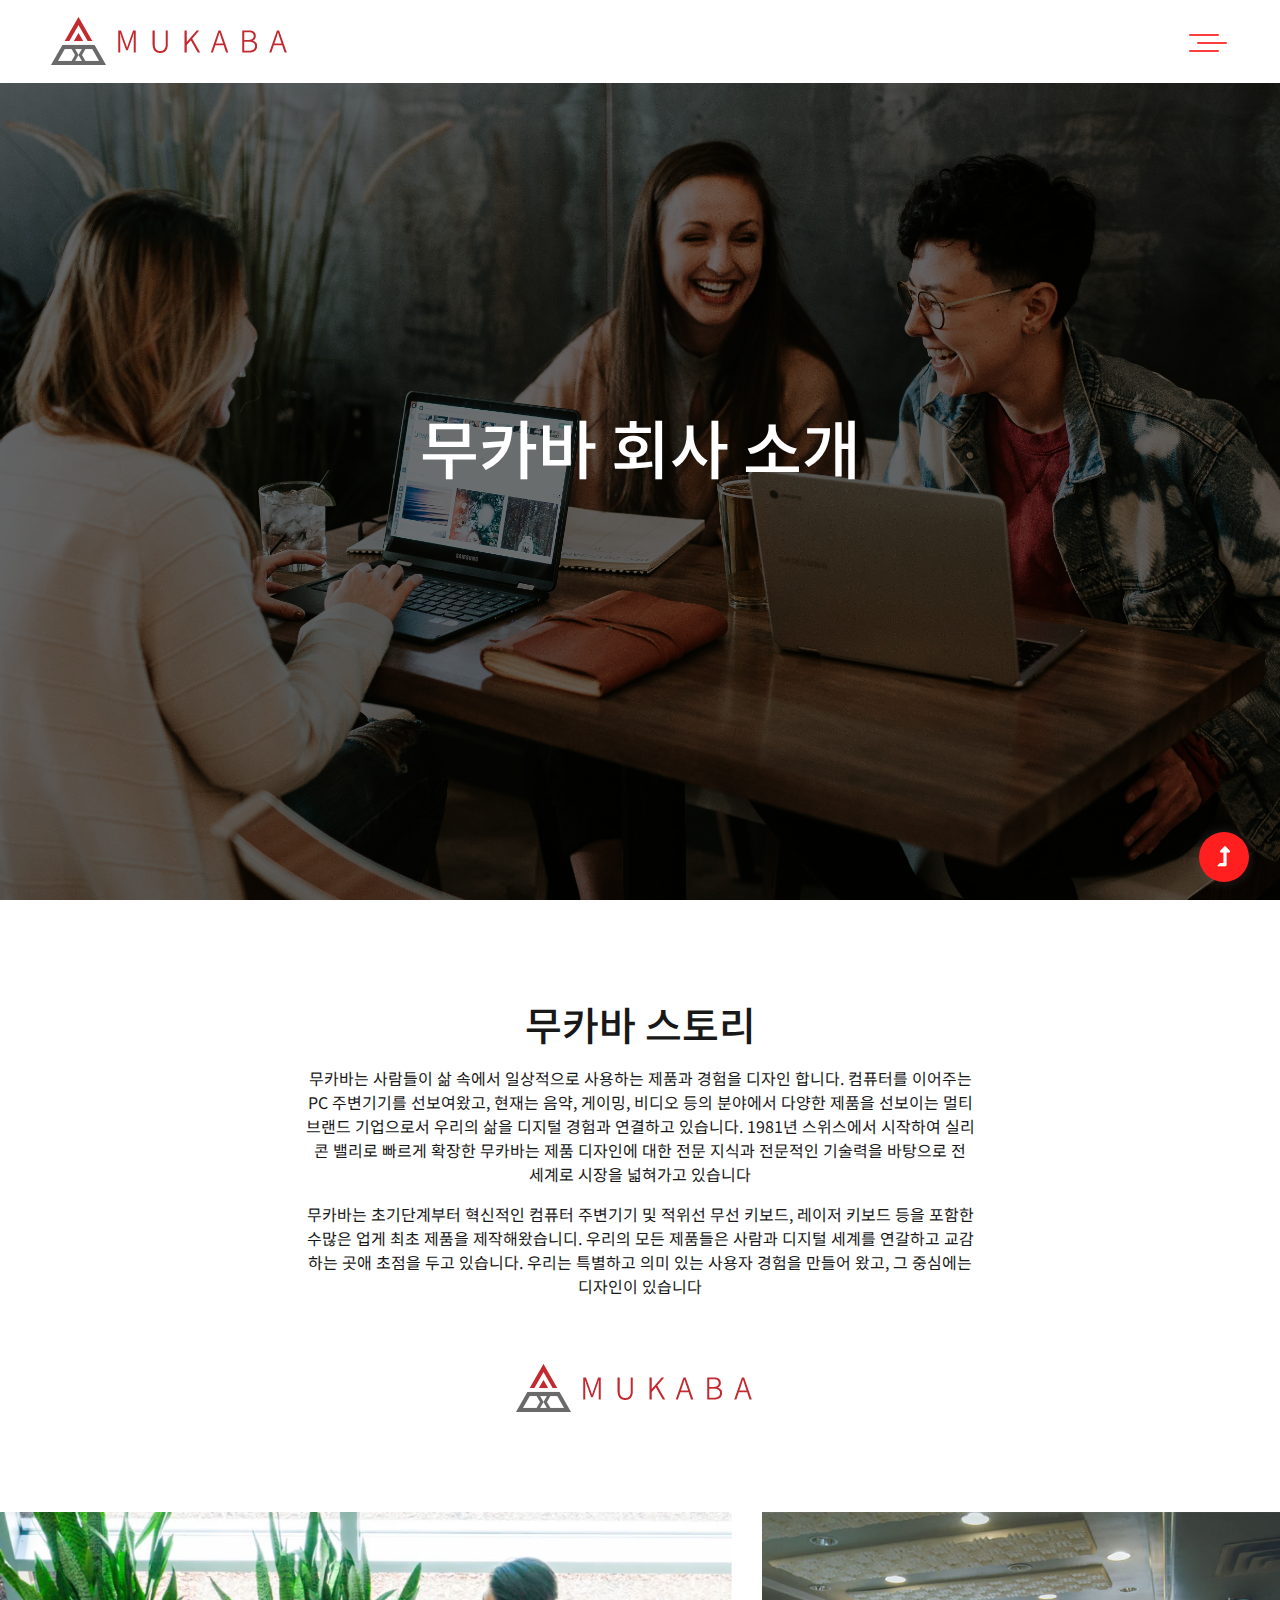
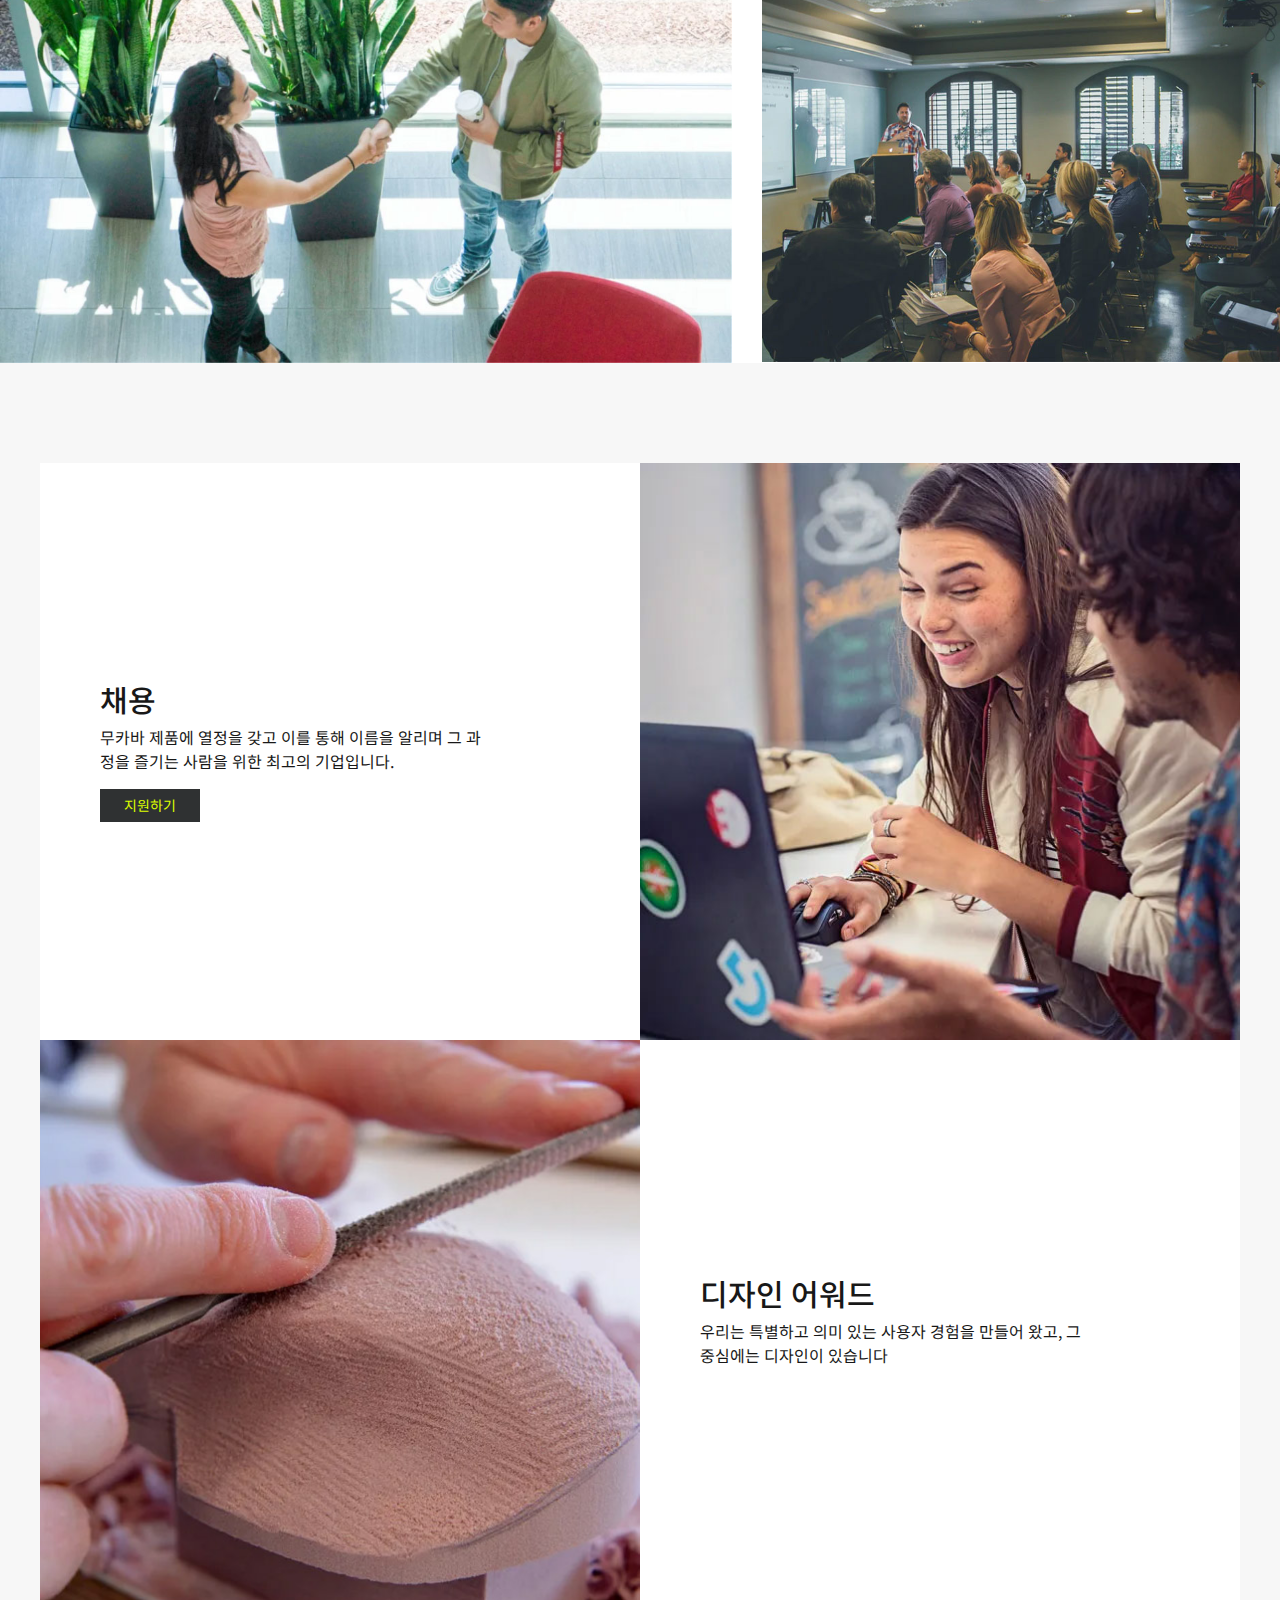
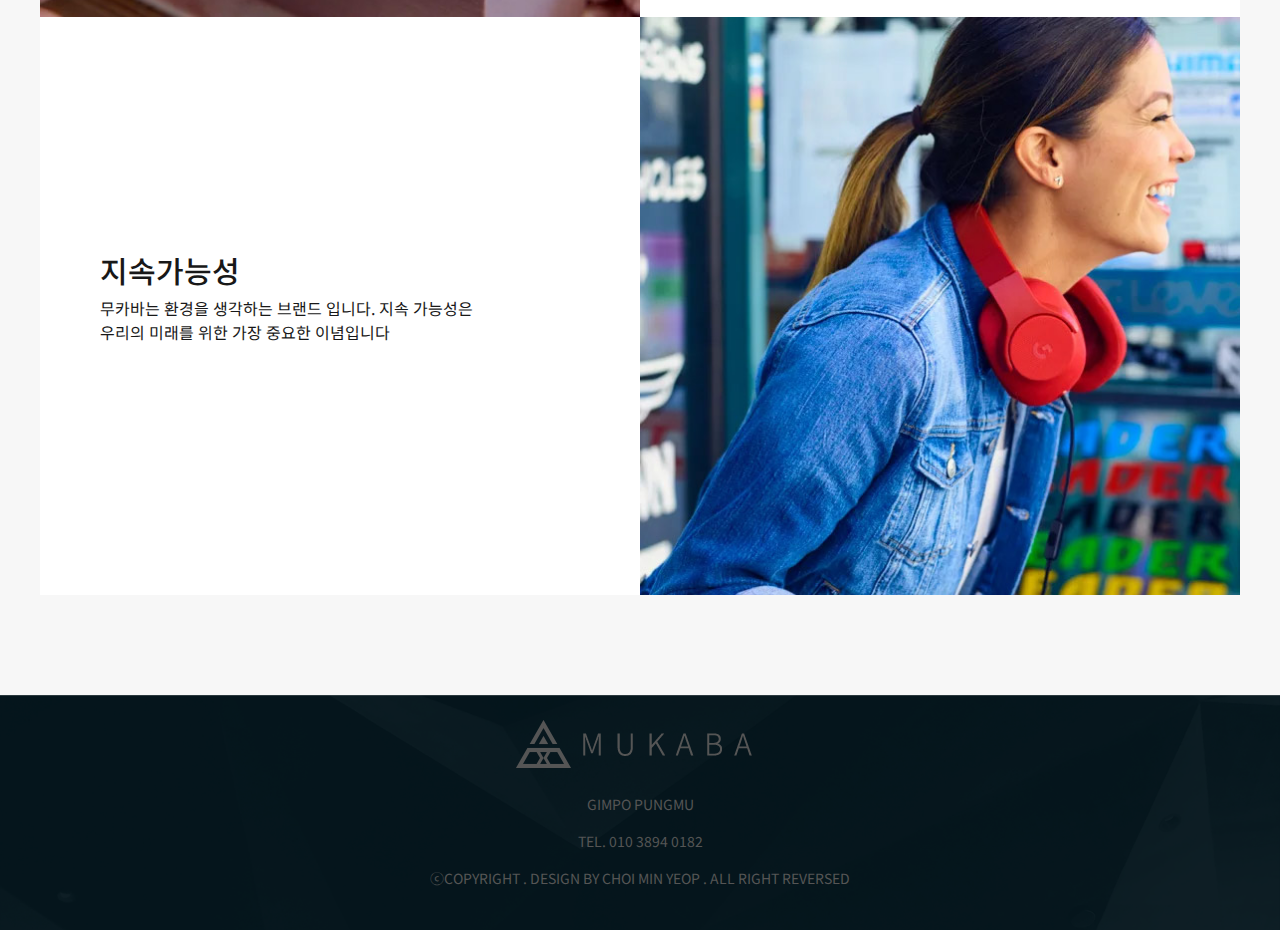
<file: about.html>
<!doctype html>
<html class="no-js" lang="zxx">
<head>
    <meta charset="utf-8">
    <meta http-equiv="x-ua-compatible" content="ie=edge">
    <title>MUKABA</title>
    <meta name="description" content="">
    <meta name="viewport" content="width=device-width, initial-scale=1">
    <link rel="manifest" href="site.webmanifest">
    <link rel="shortcut icon" type="image/x-icon" href="assets/img/favicon.ico">
    <link rel="shortcut icon" href="./assets/img/icon/logo.png">
    <link rel="appletouch icon" href="./assets/img/icon/logo.ico">

	<!-- CSS here -->
	<link rel="stylesheet" href="assets/css/bootstrap.min.css">
	<link rel="stylesheet" href="assets/css/owl.carousel.min.css">
	<link rel="stylesheet" href="assets/css/slicknav.css">
    <link rel="stylesheet" href="assets/css/flaticon.css">
    <link rel="stylesheet" href="assets/css/hamburgers.min.css">
    <link rel="stylesheet" href="assets/css/gijgo.css">
    <link rel="stylesheet" href="assets/css/animate.min.css">
    <link rel="stylesheet" href="assets/css/animated-headline.css">
	<link rel="stylesheet" href="assets/css/magnific-popup.css">
	<link rel="stylesheet" href="assets/css/fontawesome-all.min.css">
	<link rel="stylesheet" href="assets/css/themify-icons.css">
	<link rel="stylesheet" href="assets/css/slick.css">
	<link rel="stylesheet" href="assets/css/nice-select.css">
	<link rel="stylesheet" href="assets/css/style.css">
</head>
<body>
    <!-- ? Preloader Start -->
   
    <!-- Preloader Start -->
    <header>
        <!--? Header Start -->
        <div class="header-area header-transparent">
            <div class="main-header header-sticky">
                <div class="container-fluid">
                    <div class="row align-items-center justify-content-around">
                        <!-- Logo -->
                        <div class="col-xl-2 col-lg-2">
                            <div class="logo pb-10 pt-10">
                                <a href="index.html"><img class="logo-i" src="assets/img/logo/logo.png" alt=""></a>
                                <a href="index.html"><img class="logo-i-m" src="assets/img/logo/m-logo.png" alt=""></a>
                            </div>
                        </div>
                        <div class="col-xl-9 col-lg-10">
							<div class="main-menu black-menu menu-bg-white d-none d-lg-block">
								<div class="hamburger hamburger--collapse">
									<div class="hamburger-box">
										<div class="hamburger-inner"></div>
									</div>
								</div>
								<nav class="hamburger-menu">
									<ul id="navigation">
										<li><a href="index.html">홈</a></li>
										<li><a href="about.html">회사소개</a></li>
										<li>
											<a href="#keyboard">키보드</a>
											<ul class="submenu">
                                                <li><a href="rgb.html">RGB</a></li>
                                                <li><a href="wireless.html">WIRELESS</a></li>
                                                <li><a href="mechanical.html">MECHANICAL</a></li>
                                                <li><a href="standard.html">STANDARD</a></li>
											</ul>
										</li>
										<li><a href="community.html">커뮤니티</a></li>
									</ul>
								</nav>
							</div>
						</div>
                        <!-- Mobile Menu -->
                        <div class="col-12">
                            <div class="mobile_menu d-block d-lg-none"></div>
                        </div>
                    </div>
                </div>
            </div>
        </div>
        <!-- Header End -->
    </header>
    <!-- header end -->
<div class="about-top">
    <div class="about-content">
        <div class="about-content-text">
            <h1>무카바 회사 소개</h1>
        </div>
    </div>
</div>

<section class="container pb-100 pt-100">
    <div class="col text-center max-width-700">
        <h1 class="pb-10">무카바 스토리</h1>
        <p>무카바는 사람들이 삶 속에서 일상적으로 사용하는 제품과 경험을 디자인 합니다. 컴퓨터를 이어주는 PC
        주변기기를 선보여왔고, 현재는 음약, 게이밍, 비디오 등의 분야에서 다양한 제품을 선보이는 멀티브랜드
        기업으로서 우리의 삶을 디지털 경험과 연결하고 있습니다. 1981년 스위스에서 시작하여 실리콘 밸리로 빠르게
        확장한 무카바는 제품 디자인에 대한 전문 지식과 전문적인 기술력을 바탕으로 전 세계로 시장을 넓혀가고
        있습니다</p>
        <p>무카바는 초기단계부터 혁신적인 컴퓨터 주변기기 및 적위선 무선 키보드, 레이저 키보드 등을 포함한
        수많은 업게 최초 제품을 제작해왔습니디. 우리의 모든 제품들은 사람과 디지털 세계를 연갈하고 교감하는
        곳애 초점을 두고 있습니다. 우리는 특별하고 의미 있는 사용자 경험을 만들어 왔고, 그 중심에는 디자인이
        있습니다</p>
        <div class="about-sec-logo pt-50">
            <img src="./assets/img/logo/logo.png" alt="">
        </div>
    </div>
</section>



<section class="container-fluid">
    <div class="row">
        <div class="col-md-7 pl-0 qwer">
            <div class="about-content-img">
                <img src="./assets/img/community/about-content-1.jpg" alt="">
            </div>
        </div>
        <div class="col-md-5 pr-0 qwer">
            <div class="about-content-img">
                <img src="./assets/img/community/about-content-2.jpg" alt="">
            </div>
        </div>
    </div>
</section>

<div class="bg-color-f7f7f7">
    <section class="container pt-100 pb-100">
        <div class="row m-flex-column-reverse">
            <div class="col-md-6 pl-0 pr-0">
                <div class="about-content-text-box bg-color-fff">
                    <h1>채용</h1>
                    <p>무카바 제품에 열정을 갖고 이를 통해 이름을 알리며  그 과정을 즐기는 사람을 위한 최고의 기업입니다.</p>
                    <button style="width: 100px; color: #dcfd00; background-color: #2f3132; font-size: 14px; border: none; padding: 6px 0px;" onclick="Clicktab()">지원하기</button>
                    <script>function Clicktab(){
                        window.open('script.html','_blank')
                    }</script>
                </div>
            </div>
            <div class="col-md-6 pl-0 pr-0">
                <div class="about-content-img-2">
                    <img src="./assets/img/community/about-content-2-1.jpg" alt="">
                </div>
            </div>
        </div>
        <div class="row">
            <div class="col-md-6 pl-0 pr-0">
                <div class="about-content-img-2">
                    <img src="./assets/img/community/about-content-2-2.jpg" alt="">
                </div>
            </div>
            <div class="col-md-6 bg-color-fff pl-0 pr-0">
                <div class="about-content-text-box">
                    <h1>디자인 어워드</h1>
                    <p>우리는 특별하고 의미 있는 사용자 경험을 만들어 왔고, 그 중심에는 디자인이 있습니다</p>
                </div>
            </div>
        </div>
        <div class="row m-flex-column-reverse">
            <div class="col-md-6 bg-color-fff pl-0 pr-0">
                <div class="about-content-text-box">
                    <h1>지속가능성</h1>
                    <p>무카바는 환경을 생각하는 브랜드 입니다. 지속 가능성은 우리의 미래를 위한 가장 중요한 이념입니다</p>
                </div>
            </div>
            <div class="col-md-6 pl-0 pr-0">
                <div class="about-content-img-2">
                    <img src="./assets/img/community/about-content-2-3.jpg" alt="">
                </div>
            </div>
        </div>
    </section>
</div>

    <!-- footer -->
<footer class="wd-100 footer-bg"> 
    <div class="footer-content-box footer-content">
        <div class="footer-logo">
             <img src="./assets/img/gallery/footer-logo 1.png" alt="footerlogo">
        </div>
        <div class="footer-text">
             <p>GIMPO PUNGMU</p>
             <p>TEL. 010 3894 0182</p>
             <p>ⓒCOPYRIGHT . DESIGN BY CHOI MIN YEOP . ALL RIGHT REVERSED</p>
        </div>
    </div>
</footer>
    <!-- footer-end     -->
        
    <!-- Scroll Up -->
    <div id="back-top" >
        <a title="Go to Top" href="#"> <i class="fas fa-level-up-alt"></i></a>
    </div>

    <!-- JS here -->

    <script src="./assets/js/vendor/modernizr-3.5.0.min.js"></script>
    <!-- Jquery, Popper, Bootstrap -->
    <script src="./assets/js/vendor/jquery-1.12.4.min.js"></script>
    <script src="./assets/js/popper.min.js"></script>
    <script src="./assets/js/bootstrap.min.js"></script>
    <!-- Jquery Mobile Menu -->
    <script src="./assets/js/jquery.slicknav.min.js"></script>

    <!-- Jquery Slick , Owl-Carousel Plugins -->
    <script src="./assets/js/owl.carousel.min.js"></script>
    <script src="./assets/js/slick.min.js"></script>
    <!-- One Page, Animated-HeadLin -->
    <script src="./assets/js/wow.min.js"></script>
    <script src="./assets/js/animated.headline.js"></script>
    <script src="./assets/js/jquery.magnific-popup.js"></script>

    <!-- Date Picker -->
    <script src="./assets/js/gijgo.min.js"></script>
    <!-- Nice-select, sticky -->
    <script src="./assets/js/jquery.nice-select.min.js"></script>
    <script src="./assets/js/jquery.sticky.js"></script>
    
    <!-- counter , waypoint,Hover Direction -->
    <script src="./assets/js/jquery.counterup.min.js"></script>
    <script src="./assets/js/waypoints.min.js"></script>
    <script src="./assets/js/jquery.countdown.min.js"></script>
    <script src="./assets/js/hover-direction-snake.min.js"></script>

    <!-- contact js -->
    <script src="./assets/js/contact.js"></script>
    <script src="./assets/js/jquery.form.js"></script>
    <script src="./assets/js/jquery.validate.min.js"></script>
    <script src="./assets/js/mail-script.js"></script>
    <script src="./assets/js/jquery.ajaxchimp.min.js"></script>
    
    <!-- Jquery Plugins, main Jquery -->	
    <script src="./assets/js/plugins.js"></script>
    <script src="./assets/js/main.js"></script>
    
    </body>
</html>
</file>
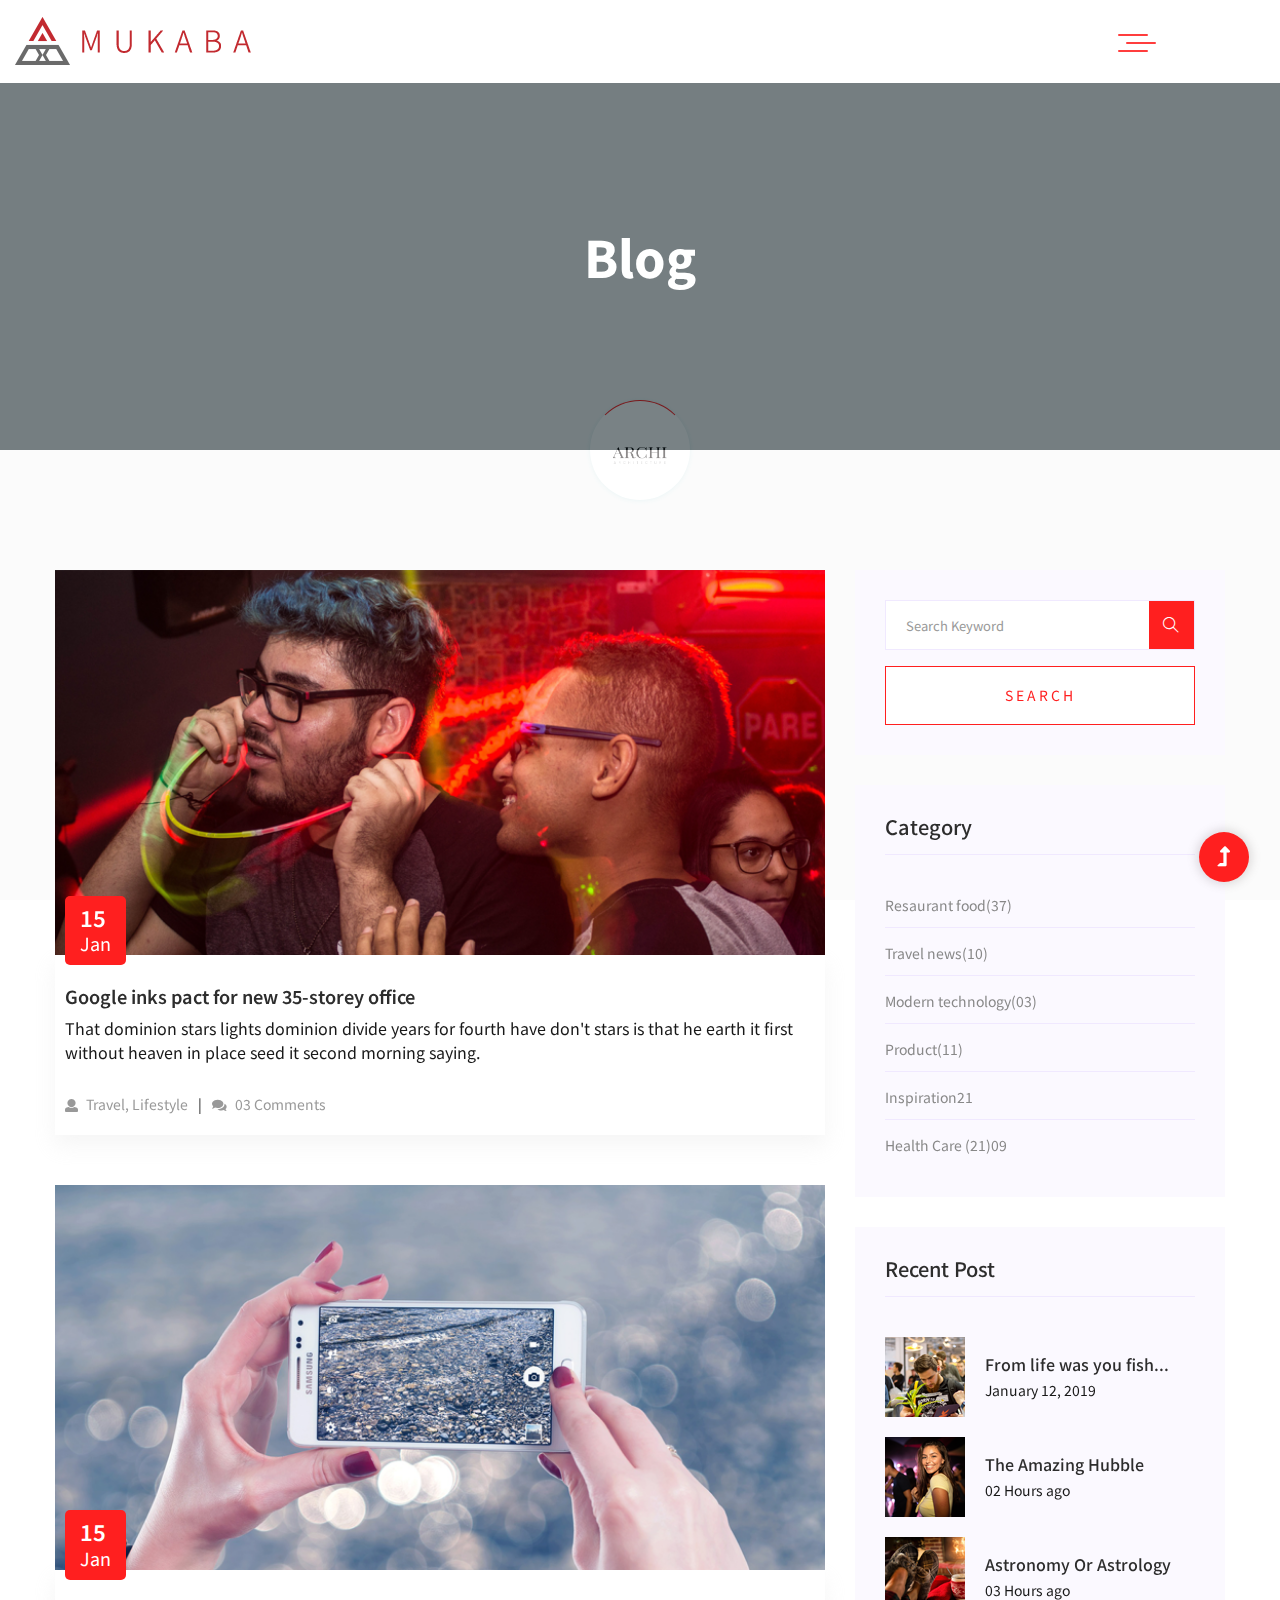
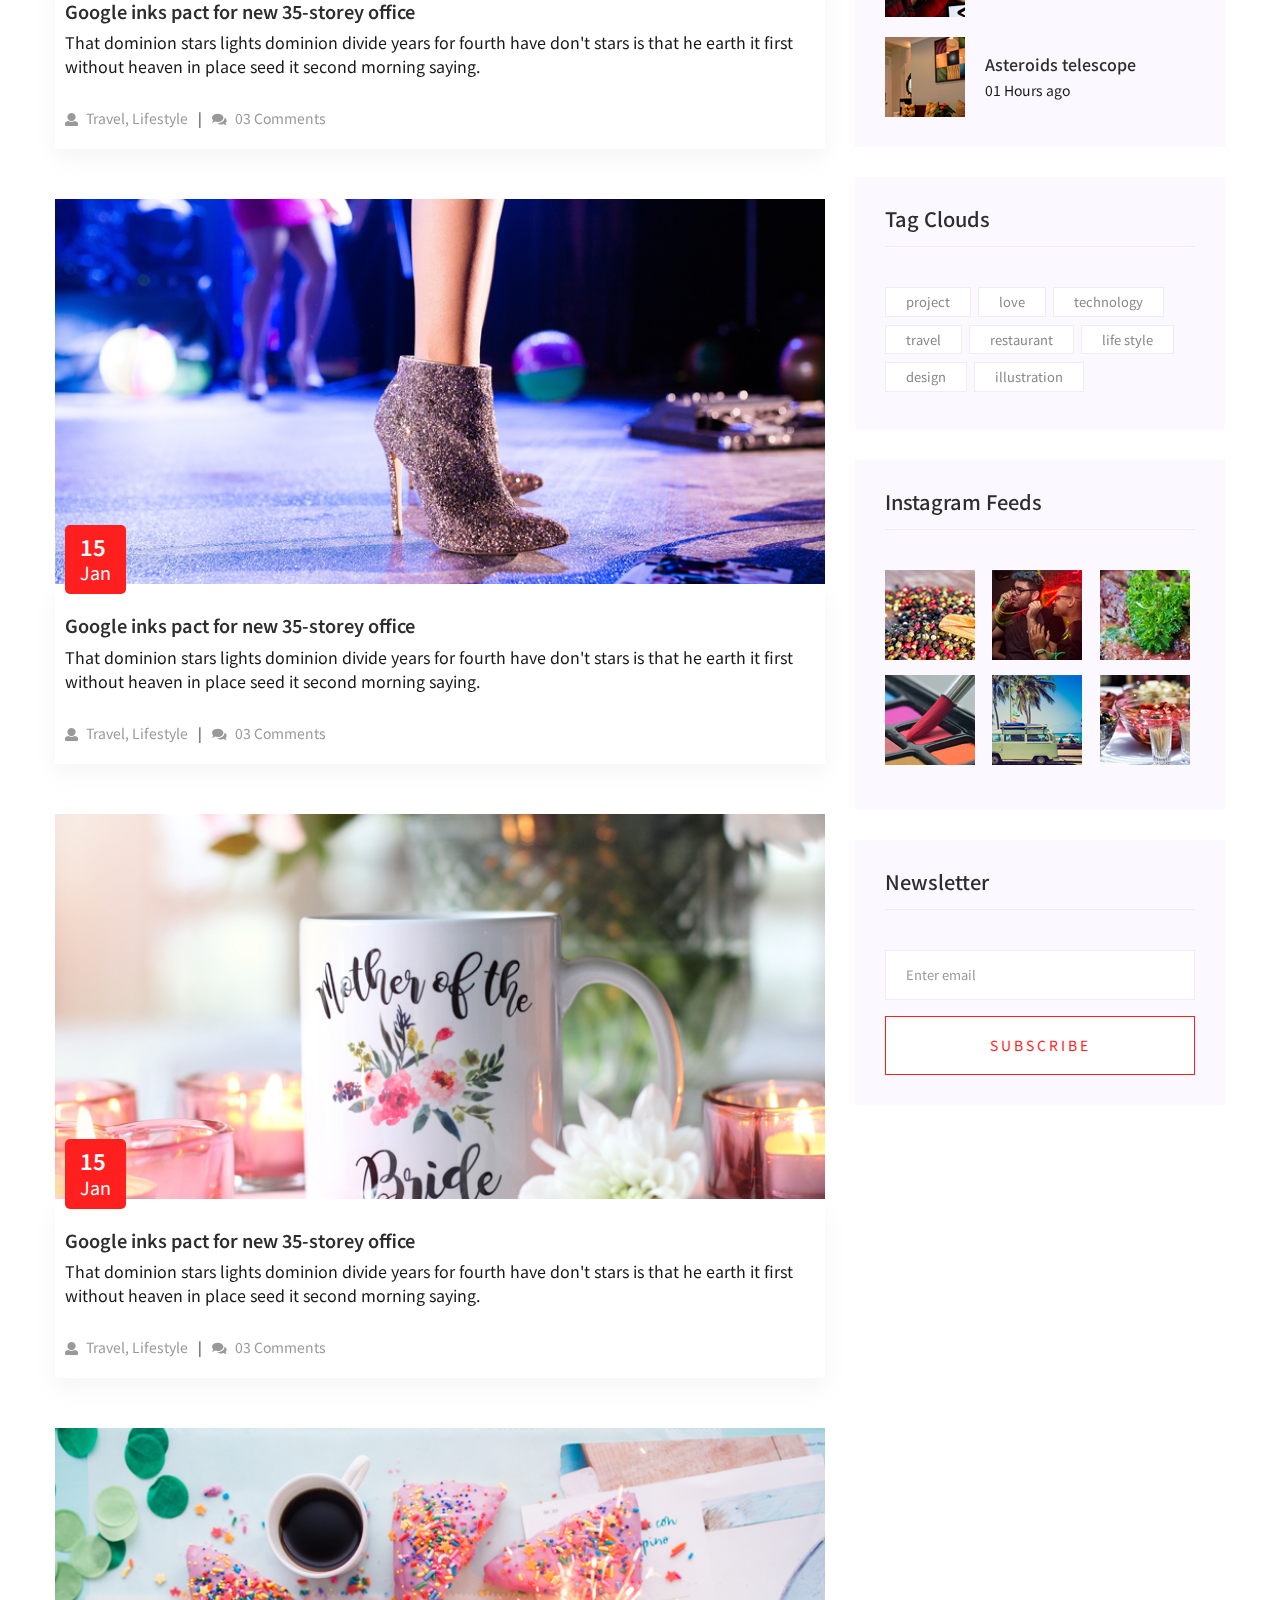
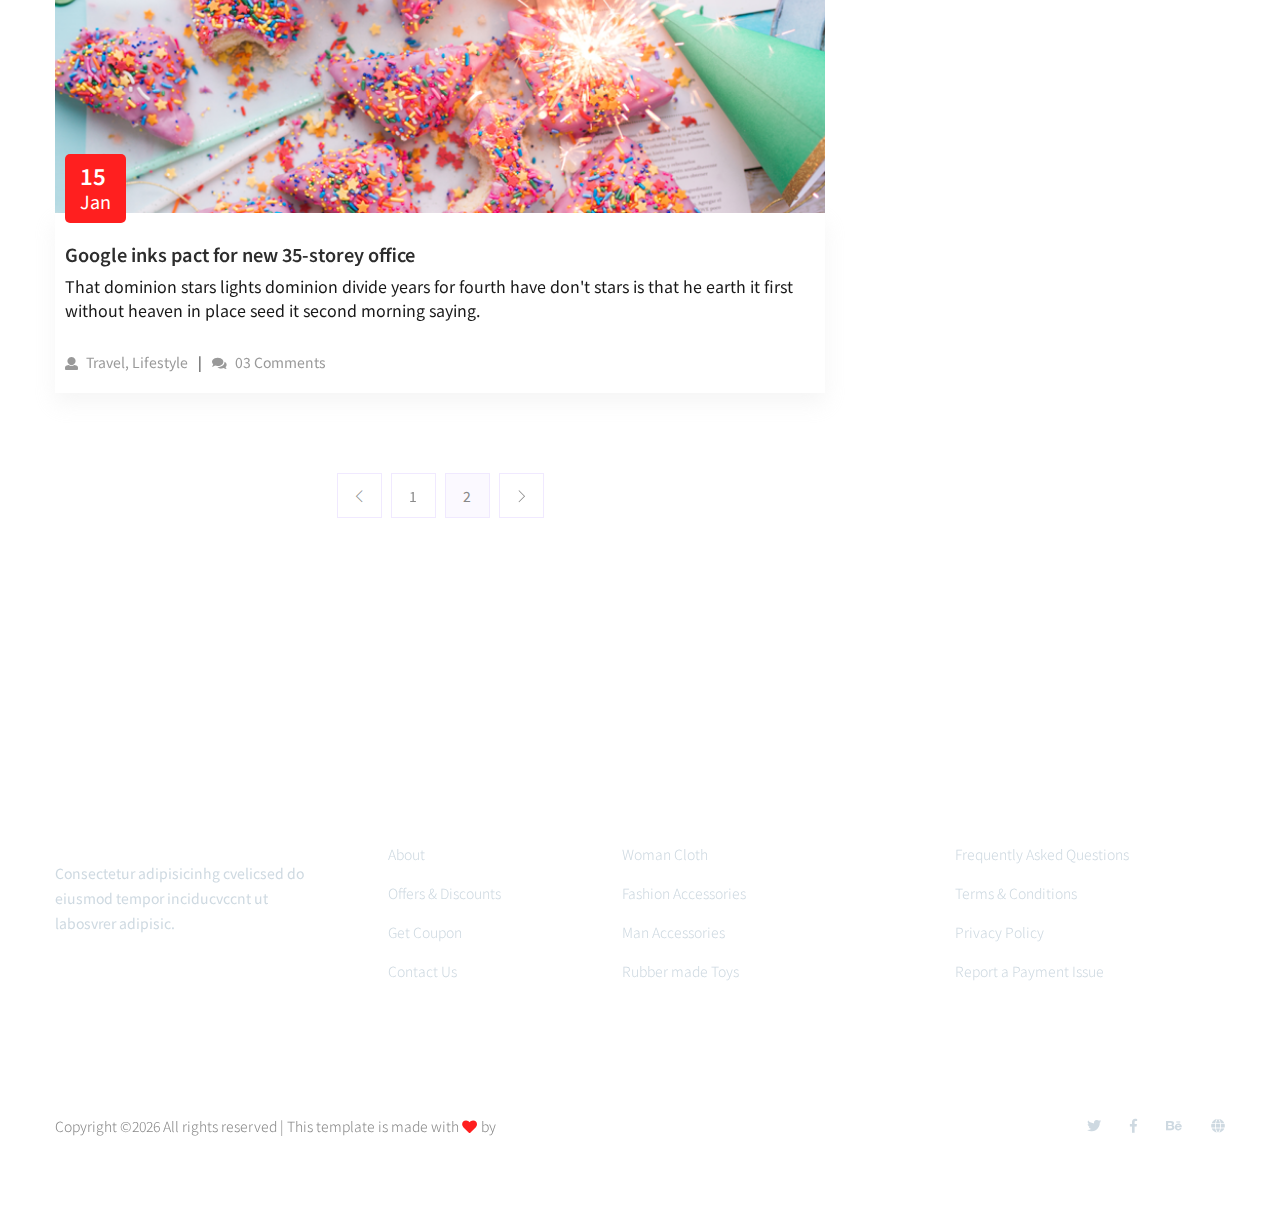
<file: blog.html>
<!doctype html>
<html class="no-js" lang="zxx">
<head>
    <meta charset="utf-8">
    <meta http-equiv="x-ua-compatible" content="ie=edge">
    <title> Architects | Template </title>
    <meta name="description" content="">
    <meta name="viewport" content="width=device-width, initial-scale=1">
    <link rel="shortcut icon" type="image/x-icon" href="assets/img/favicon.ico">

    <!-- CSS here -->
    <link rel="stylesheet" href="assets/css/bootstrap.min.css">
    <link rel="stylesheet" href="assets/css/owl.carousel.min.css">
    <link rel="stylesheet" href="assets/css/slicknav.css">
    <link rel="stylesheet" href="assets/css/animate.min.css">
    <link rel="stylesheet" href="assets/css/hamburgers.min.css">
    <link rel="stylesheet" href="assets/css/magnific-popup.css">
    <link rel="stylesheet" href="assets/css/fontawesome-all.min.css">
    <link rel="stylesheet" href="assets/css/themify-icons.css">
    <link rel="stylesheet" href="assets/css/themify-icons.css">
    <link rel="stylesheet" href="assets/css/slick.css">
    <link rel="stylesheet" href="assets/css/nice-select.css">
    <link rel="stylesheet" href="assets/css/style.css">
    <link rel="stylesheet" href="assets/css/responsive.css">
</head>
<body>
    <!--? Preloader Start -->
    <div id="preloader-active">
        <div class="preloader d-flex align-items-center justify-content-center">
            <div class="preloader-inner position-relative">
                <div class="preloader-circle"></div>
                <div class="preloader-img pere-text">
                    <img src="assets/img/logo/loder.png" alt="">
                </div>
            </div>
        </div>
    </div>
    <!-- Preloader Start -->
    <header>
        <!--? Header Start -->
        <div class="header-area header-transparent">
            <div class="main-header header-sticky">
                <div class="container-fluid">
                    <div class="row align-items-center">
                        <!-- Logo -->
                        <div class="col-xl-2 col-lg-2 col-md-1">
                            <div class="logo">
                                <a href="index.html"><img src="assets/img/logo/logo.png" alt=""></a>
                            </div>
                        </div>
                        <div class="col-xl-9 col-lg-10">
							<div class="main-menu black-menu menu-bg-white d-none d-lg-block">
								<div class="hamburger hamburger--collapse">
									<div class="hamburger-box">
										<div class="hamburger-inner"></div>
									</div>
								</div>
								<nav class="hamburger-menu">
									<ul id="navigation">
										<li><a href="index.html">Home</a></li>
										<li><a href="about.html">About</a></li>
										<li><a href="services.html">Services</a></li>
										<li><a href="project.html">Project</a></li>
										<li>
											<a href="blog.html">Blog</a>
											<ul class="submenu">
                                                <li><a href="blog.html">Blog</a></li>
                                                <li><a href="blog_details.html">Blog Details</a></li>
                                                <li><a href="elements.html">Element</a></li>
											</ul>
										</li>
										<li><a href="contact.html">contact</a></li>
									</ul>
								</nav>
							</div>
						</div>
                        <!-- Mobile Menu -->
                        <div class="col-12">
                            <div class="mobile_menu d-block d-lg-none"></div>
                        </div>
                    </div>
                </div>
            </div>
        </div>
        <!-- Header End -->
    </header>
    <main>
        <!--? Hero Start -->
        <div class="slider-area2">
            <div class="slider-height2 d-flex align-items-center">
                <div class="container">
                    <div class="row">
                        <div class="col-xl-12">
                            <div class="hero-cap hero-cap2 pt-70 text-center">
                                <h2>Blog</h2>
                            </div>
                        </div>
                    </div>
                </div>
            </div>
        </div>
        <!-- Hero End -->
        <!--? Blog Area Start-->
        <section class="blog_area section-padding">
            <div class="container">
                <div class="row">
                    <div class="col-lg-8 mb-5 mb-lg-0">
                        <div class="blog_left_sidebar">
                            <article class="blog_item">
                                <div class="blog_item_img">
                                    <img class="card-img rounded-0" src="assets/img/blog/single_blog_1.png" alt="">
                                    <a href="#" class="blog_item_date">
                                        <h3>15</h3>
                                        <p>Jan</p>
                                    </a>
                                </div>
                                <div class="blog_details">
                                    <a class="d-inline-block" href="blog_details.html">
                                        <h2 class="blog-head" style="color: #2d2d2d;">Google inks pact for new 35-storey office</h2>
                                    </a>
                                    <p>That dominion stars lights dominion divide years for fourth have don't stars is that
                                        he earth it first without heaven in place seed it second morning saying.</p>
                                    <ul class="blog-info-link">
                                        <li><a href="#"><i class="fa fa-user"></i> Travel, Lifestyle</a></li>
                                        <li><a href="#"><i class="fa fa-comments"></i> 03 Comments</a></li>
                                    </ul>
                                </div>
                            </article>
                            <article class="blog_item">
                                <div class="blog_item_img">
                                    <img class="card-img rounded-0" src="assets/img/blog/single_blog_2.png" alt="">
                                    <a href="#" class="blog_item_date">
                                        <h3>15</h3>
                                        <p>Jan</p>
                                    </a>
                                </div>
                                <div class="blog_details">
                                    <a class="d-inline-block" href="blog_details.html">
                                        <h2 class="blog-head" style="color: #2d2d2d;">Google inks pact for new 35-storey office</h2>
                                    </a>
                                    <p>That dominion stars lights dominion divide years for fourth have don't stars is that
                                        he earth it first without heaven in place seed it second morning saying.</p>
                                    <ul class="blog-info-link">
                                        <li><a href="#"><i class="fa fa-user"></i> Travel, Lifestyle</a></li>
                                        <li><a href="#"><i class="fa fa-comments"></i> 03 Comments</a></li>
                                    </ul>
                                </div>
                            </article>
                            <article class="blog_item">
                                <div class="blog_item_img">
                                    <img class="card-img rounded-0" src="assets/img/blog/single_blog_3.png" alt="">
                                    <a href="#" class="blog_item_date">
                                        <h3>15</h3>
                                        <p>Jan</p>
                                    </a>
                                </div>
                                <div class="blog_details">
                                    <a class="d-inline-block" href="blog_details.html">
                                        <h2 class="blog-head" style="color: #2d2d2d;">Google inks pact for new 35-storey office</h2>
                                    </a>
                                    <p>That dominion stars lights dominion divide years for fourth have don't stars is that
                                        he earth it first without heaven in place seed it second morning saying.</p>
                                    <ul class="blog-info-link">
                                        <li><a href="#"><i class="fa fa-user"></i> Travel, Lifestyle</a></li>
                                        <li><a href="#"><i class="fa fa-comments"></i> 03 Comments</a></li>
                                    </ul>
                                </div>
                            </article>
                            <article class="blog_item">
                                <div class="blog_item_img">
                                    <img class="card-img rounded-0" src="assets/img/blog/single_blog_4.png" alt="">
                                    <a href="#" class="blog_item_date">
                                        <h3>15</h3>
                                        <p>Jan</p>
                                    </a>
                                </div>
                                <div class="blog_details">
                                    <a class="d-inline-block" href="blog_details.html">
                                        <h2 class="blog-head" style="color: #2d2d2d;">Google inks pact for new 35-storey office</h2>
                                    </a>
                                    <p>That dominion stars lights dominion divide years for fourth have don't stars is that
                                        he earth it first without heaven in place seed it second morning saying.</p>
                                    <ul class="blog-info-link">
                                        <li><a href="#"><i class="fa fa-user"></i> Travel, Lifestyle</a></li>
                                        <li><a href="#"><i class="fa fa-comments"></i> 03 Comments</a></li>
                                    </ul>
                                </div>
                            </article>
                            <article class="blog_item">
                                <div class="blog_item_img">
                                    <img class="card-img rounded-0" src="assets/img/blog/single_blog_5.png" alt="">
                                    <a href="#" class="blog_item_date">
                                        <h3>15</h3>
                                        <p>Jan</p>
                                    </a>
                                </div>
                                <div class="blog_details">
                                    <a class="d-inline-block" href="blog_details.html">
                                        <h2 class="blog-head" style="color: #2d2d2d;">Google inks pact for new 35-storey office</h2>
                                    </a>
                                    <p>That dominion stars lights dominion divide years for fourth have don't stars is that
                                        he earth it first without heaven in place seed it second morning saying.</p>
                                    <ul class="blog-info-link">
                                        <li><a href="#"><i class="fa fa-user"></i> Travel, Lifestyle</a></li>
                                        <li><a href="#"><i class="fa fa-comments"></i> 03 Comments</a></li>
                                    </ul>
                                </div>
                            </article>
                            <nav class="blog-pagination justify-content-center d-flex">
                                <ul class="pagination">
                                    <li class="page-item">
                                        <a href="#" class="page-link" aria-label="Previous">
                                            <i class="ti-angle-left"></i>
                                        </a>
                                    </li>
                                    <li class="page-item">
                                        <a href="#" class="page-link">1</a>
                                    </li>
                                    <li class="page-item active">
                                        <a href="#" class="page-link">2</a>
                                    </li>
                                    <li class="page-item">
                                        <a href="#" class="page-link" aria-label="Next">
                                            <i class="ti-angle-right"></i>
                                        </a>
                                    </li>
                                </ul>
                            </nav>
                        </div>
                    </div>
                    <div class="col-lg-4">
                        <div class="blog_right_sidebar">
                            <aside class="single_sidebar_widget search_widget">
                                <form action="#">
                                    <div class="form-group">
                                        <div class="input-group mb-3">
                                            <input type="text" class="form-control" placeholder='Search Keyword'
                                                onfocus="this.placeholder = ''"
                                                onblur="this.placeholder = 'Search Keyword'">
                                            <div class="input-group-append">
                                                <button class="btns" type="button"><i class="ti-search"></i></button>
                                            </div>
                                        </div>
                                    </div>
                                    <button class="button rounded-0 primary-bg text-white w-100 btn_1 boxed-btn"
                                        type="submit">Search</button>
                                </form>
                            </aside>
                            <aside class="single_sidebar_widget post_category_widget">
                                <h4 class="widget_title" style="color: #2d2d2d;">Category</h4>
                                <ul class="list cat-list">
                                    <li>
                                        <a href="#" class="d-flex">
                                            <p>Resaurant food</p>
                                            <p>(37)</p>
                                        </a>
                                    </li>
                                    <li>
                                        <a href="#" class="d-flex">
                                            <p>Travel news</p>
                                            <p>(10)</p>
                                        </a>
                                    </li>
                                    <li>
                                        <a href="#" class="d-flex">
                                            <p>Modern technology</p>
                                            <p>(03)</p>
                                        </a>
                                    </li>
                                    <li>
                                        <a href="#" class="d-flex">
                                            <p>Product</p>
                                            <p>(11)</p>
                                        </a>
                                    </li>
                                    <li>
                                        <a href="#" class="d-flex">
                                            <p>Inspiration</p>
                                            <p>21</p>
                                        </a>
                                    </li>
                                    <li>
                                        <a href="#" class="d-flex">
                                            <p>Health Care (21)</p>
                                            <p>09</p>
                                        </a>
                                    </li>
                                </ul>
                            </aside>
                            <aside class="single_sidebar_widget popular_post_widget">
                                <h3 class="widget_title" style="color: #2d2d2d;">Recent Post</h3>
                                <div class="media post_item">
                                    <img src="assets/img/post/post_1.png" alt="post">
                                    <div class="media-body">
                                        <a href="blog_details.html">
                                            <h3 style="color: #2d2d2d;">From life was you fish...</h3>
                                        </a>
                                        <p>January 12, 2019</p>
                                    </div>
                                </div>
                                <div class="media post_item">
                                    <img src="assets/img/post/post_2.png" alt="post">
                                    <div class="media-body">
                                        <a href="blog_details.html">
                                            <h3 style="color: #2d2d2d;">The Amazing Hubble</h3>
                                        </a>
                                        <p>02 Hours ago</p>
                                    </div>
                                </div>
                                <div class="media post_item">
                                    <img src="assets/img/post/post_3.png" alt="post">
                                    <div class="media-body">
                                        <a href="blog_details.html">
                                            <h3 style="color: #2d2d2d;">Astronomy Or Astrology</h3>
                                        </a>
                                        <p>03 Hours ago</p>
                                    </div>
                                </div>
                                <div class="media post_item">
                                    <img src="assets/img/post/post_4.png" alt="post">
                                    <div class="media-body">
                                        <a href="blog_details.html">
                                            <h3 style="color: #2d2d2d;">Asteroids telescope</h3>
                                        </a>
                                        <p>01 Hours ago</p>
                                    </div>
                                </div>
                            </aside>
                            <aside class="single_sidebar_widget tag_cloud_widget">
                                <h4 class="widget_title" style="color: #2d2d2d;">Tag Clouds</h4>
                                <ul class="list">
                                    <li>
                                        <a href="#">project</a>
                                    </li>
                                    <li>
                                        <a href="#">love</a>
                                    </li>
                                    <li>
                                        <a href="#">technology</a>
                                    </li>
                                    <li>
                                        <a href="#">travel</a>
                                    </li>
                                    <li>
                                        <a href="#">restaurant</a>
                                    </li>
                                    <li>
                                        <a href="#">life style</a>
                                    </li>
                                    <li>
                                        <a href="#">design</a>
                                    </li>
                                    <li>
                                        <a href="#">illustration</a>
                                    </li>
                                </ul>
                            </aside>

                            <aside class="single_sidebar_widget instagram_feeds">
                                <h4 class="widget_title" style="color: #2d2d2d;">Instagram Feeds</h4>
                                <ul class="instagram_row flex-wrap">
                                    <li>
                                        <a href="#">
                                            <img class="img-fluid" src="assets/img/post/post_5.png" alt="">
                                        </a>
                                    </li>
                                    <li>
                                        <a href="#">
                                            <img class="img-fluid" src="assets/img/post/post_6.png" alt="">
                                        </a>
                                    </li>
                                    <li>
                                        <a href="#">
                                            <img class="img-fluid" src="assets/img/post/post_7.png" alt="">
                                        </a>
                                    </li>
                                    <li>
                                        <a href="#">
                                            <img class="img-fluid" src="assets/img/post/post_8.png" alt="">
                                        </a>
                                    </li>
                                    <li>
                                        <a href="#">
                                            <img class="img-fluid" src="assets/img/post/post_9.png" alt="">
                                        </a>
                                    </li>
                                    <li>
                                        <a href="#">
                                            <img class="img-fluid" src="assets/img/post/post_10.png" alt="">
                                        </a>
                                    </li>
                                </ul>
                            </aside>
                            <aside class="single_sidebar_widget newsletter_widget">
                                <h4 class="widget_title" style="color: #2d2d2d;">Newsletter</h4>
                                <form action="#">
                                    <div class="form-group">
                                        <input type="email" class="form-control" onfocus="this.placeholder = ''"
                                            onblur="this.placeholder = 'Enter email'" placeholder='Enter email' required>
                                    </div>
                                    <button class="button rounded-0 primary-bg text-white w-100 btn_1 boxed-btn"
                                        type="submit">Subscribe</button>
                                </form>
                            </aside>
                        </div>
                    </div>
                </div>
            </div>
        </section>
        <!-- Blog Area End -->
    </main>
    <footer>
        <!-- Footer Start-->
        <div class="footer-area footer-padding section-bg" data-background="assets/img/gallery/footer_bg.png">
            <div class="container">
                <!-- Footer Top -->
                <div class="footer-top">
                    <div class="row justify-content-between">
                        <div class="col-xl-3 col-lg-3 col-md-5 col-sm-6">
                            <div class="single-footer-caption mb-50">
                                <div class="single-footer-caption mb-30">
                                    <!-- logo -->
                                    <div class="footer-logo">
                                        <a href="index.html"><img src="assets/img/logo/logo2_footer.png" alt=""></a>
                                    </div>
                                    <div class="footer-tittle">
                                        <div class="footer-pera">
                                            <p>Consectetur adipisicinhg cvelicsed do eiusmod tempor inciducvccnt ut labosvrer adipisic.</p>
                                        </div>
                                    </div>
                                </div>
                            </div>
                        </div>
                        <div class="col-xl-2 col-lg-3 col-md-3 col-sm-5">
                            <div class="single-footer-caption mb-50">
                                <div class="footer-tittle">
                                    <h4>Quick Links</h4>
                                    <ul>
                                        <li><a href="#">About</a></li>
                                        <li><a href="#"> Offers & Discounts</a></li>
                                        <li><a href="#"> Get Coupon</a></li>
                                        <li><a href="#">  Contact Us</a></li>
                                    </ul>
                                </div>
                            </div>
                        </div>
                        <div class="col-xl-3 col-lg-3 col-md-4 col-sm-7">
                            <div class="single-footer-caption mb-50">
                                <div class="footer-tittle">
                                    <h4>New Products</h4>
                                    <ul>
                                        <li><a href="#">Woman Cloth</a></li>
                                        <li><a href="#">Fashion Accessories</a></li>
                                        <li><a href="#"> Man Accessories</a></li>
                                        <li><a href="#"> Rubber made Toys</a></li>
                                    </ul>
                                </div>
                            </div>
                        </div>
                        <div class="col-xl-3 col-lg-3 col-md-5 col-sm-7">
                            <div class="single-footer-caption mb-50">
                                <div class="footer-tittle">
                                    <h4>Support</h4>
                                    <ul>
                                        <li><a href="#">Frequently Asked Questions</a></li>
                                        <li><a href="#">Terms & Conditions</a></li>
                                        <li><a href="#">Privacy Policy</a></li>
                                        <li><a href="#">Report a Payment Issue</a></li>
                                    </ul>
                                </div>
                            </div>
                        </div>
                    </div>
                </div>
                <!-- Footer bottom -->
                <div class="footer-bottom">
                    <div class="row">
                        <div class="col-xl-7 col-lg-8 col-md-7">
                            <div class="footer-copy-right">
                                <p><!-- Link back to Colorlib can't be removed. Template is licensed under CC BY 3.0. -->
  Copyright &copy;<script>document.write(new Date().getFullYear());</script> All rights reserved | This template is made with <i class="fa fa-heart" aria-hidden="true"></i> by <a href="https://colorlib.com" target="_blank">Colorlib</a>
  <!-- Link back to Colorlib can't be removed. Template is licensed under CC BY 3.0. --></p>                   
                            </div>
                        </div>
                        <div class="col-xl-5 col-lg-4 col-md-5">
                            <div class="footer-copy-right f-right">
                                <!-- social -->
                                <div class="footer-social">
                                    <a href="#"><i class="fab fa-twitter"></i></a>
                                    <a href="https://www.facebook.com/sai4ull"><i class="fab fa-facebook-f"></i></a>
                                    <a href="#"><i class="fab fa-behance"></i></a>
                                    <a href="#"><i class="fas fa-globe"></i></a>
                                </div>
                            </div>
                        </div>
                    </div>
                </div>
            </div>
        </div>
        <!-- Footer End-->
    </footer>
    <!-- Scroll Up -->
    <div id="back-top" >
        <a title="Go to Top" href="#"> <i class="fas fa-level-up-alt"></i></a>
    </div>
      <!-- JS here -->

      <script src="./assets/js/vendor/modernizr-3.5.0.min.js"></script>
      <!-- Jquery, Popper, Bootstrap -->
      <script src="./assets/js/vendor/jquery-1.12.4.min.js"></script>
      <script src="./assets/js/popper.min.js"></script>
      <script src="./assets/js/bootstrap.min.js"></script>
      <!-- Jquery Mobile Menu -->
      <script src="./assets/js/jquery.slicknav.min.js"></script>

      <!-- Jquery Slick , Owl-Carousel Plugins -->
      <script src="./assets/js/owl.carousel.min.js"></script>
      <script src="./assets/js/slick.min.js"></script>
      <!-- One Page, Animated-HeadLin -->
      <script src="./assets/js/wow.min.js"></script>
      <script src="./assets/js/animated.headline.js"></script>
      <script src="./assets/js/jquery.magnific-popup.js"></script>

      <!-- Date Picker -->
      <script src="./assets/js/gijgo.min.js"></script>
      <!-- Nice-select, sticky -->
      <script src="./assets/js/jquery.nice-select.min.js"></script>
      <script src="./assets/js/jquery.sticky.js"></script>
      
      <!-- counter , waypoint,Hover Direction -->
      <script src="./assets/js/jquery.counterup.min.js"></script>
      <script src="./assets/js/waypoints.min.js"></script>
      <script src="./assets/js/jquery.countdown.min.js"></script>
      <script src="./assets/js/hover-direction-snake.min.js"></script>

      <!-- contact js -->
      <script src="./assets/js/contact.js"></script>
      <script src="./assets/js/jquery.form.js"></script>
      <script src="./assets/js/jquery.validate.min.js"></script>
      <script src="./assets/js/mail-script.js"></script>
      <script src="./assets/js/jquery.ajaxchimp.min.js"></script>
      
      <!-- Jquery Plugins, main Jquery -->	
      <script src="./assets/js/plugins.js"></script>
      <script src="./assets/js/main.js"></script>
     
    </body>
</html>
</file>
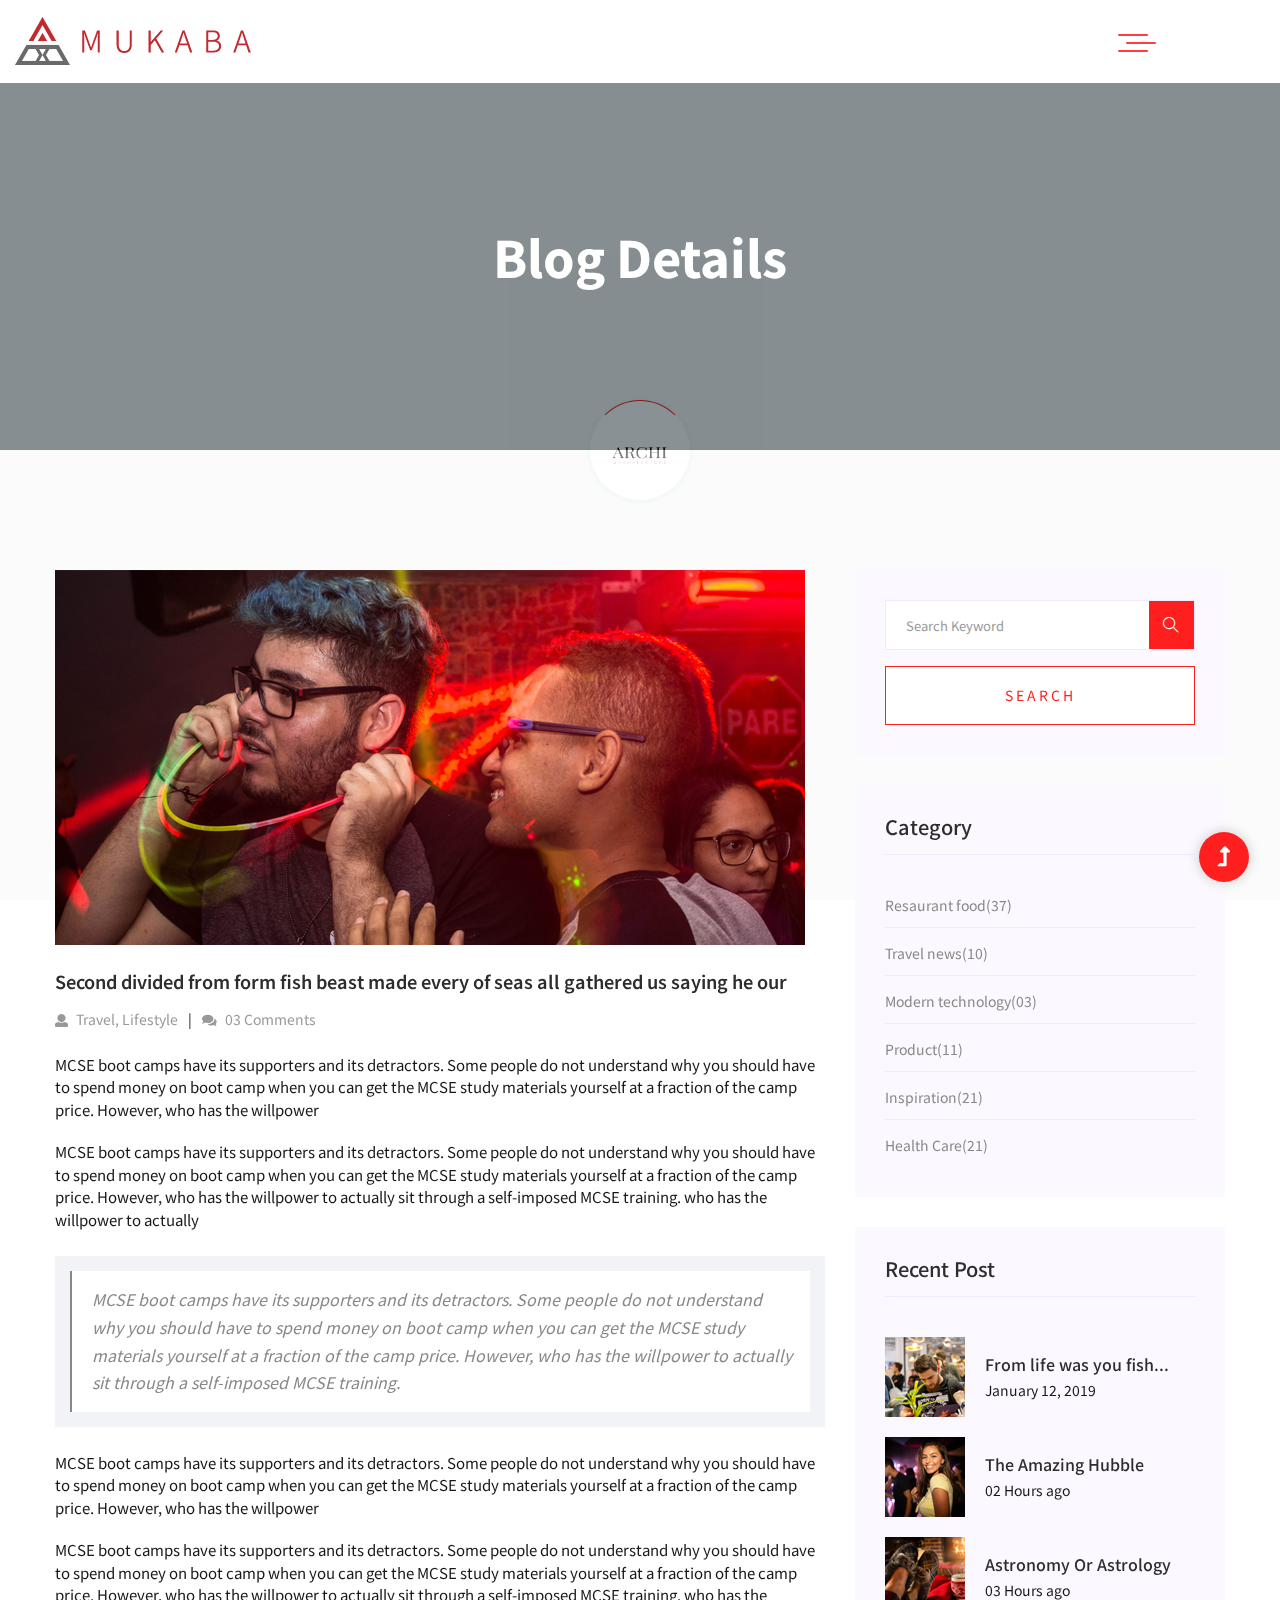
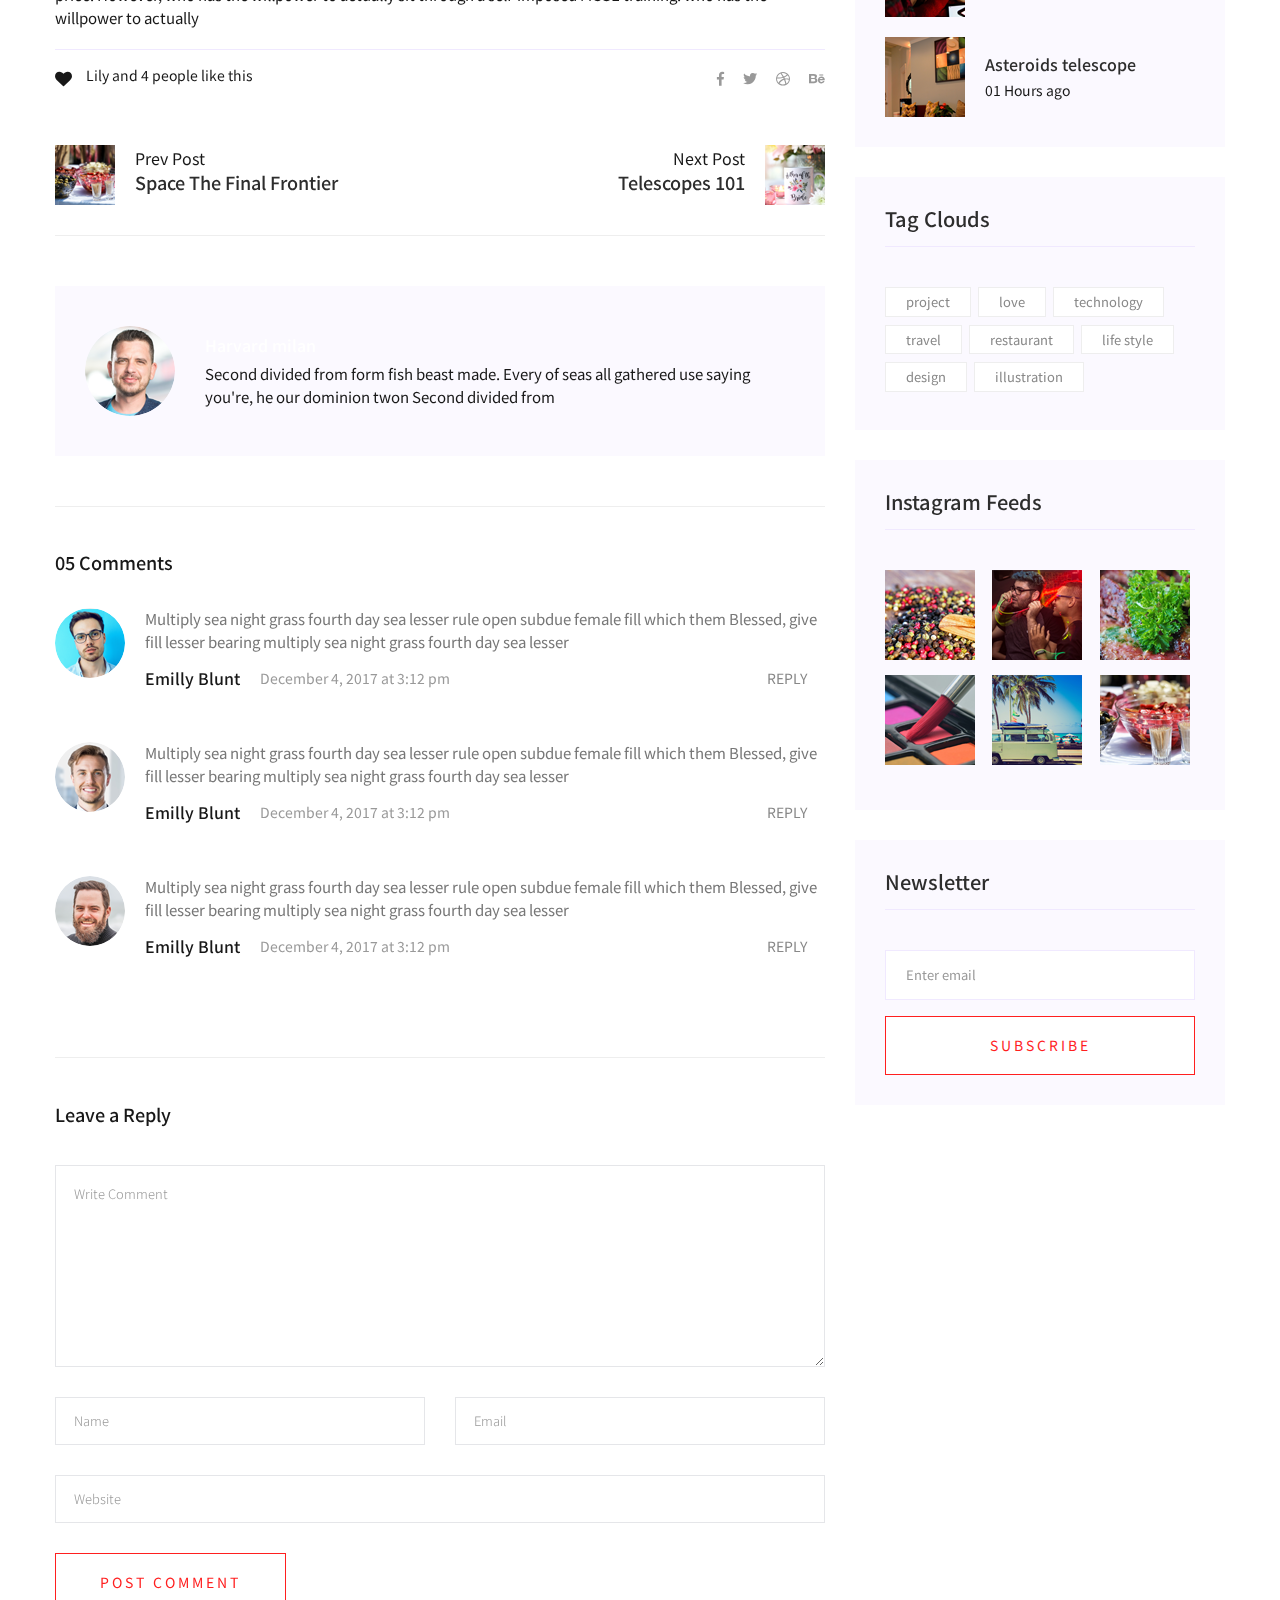
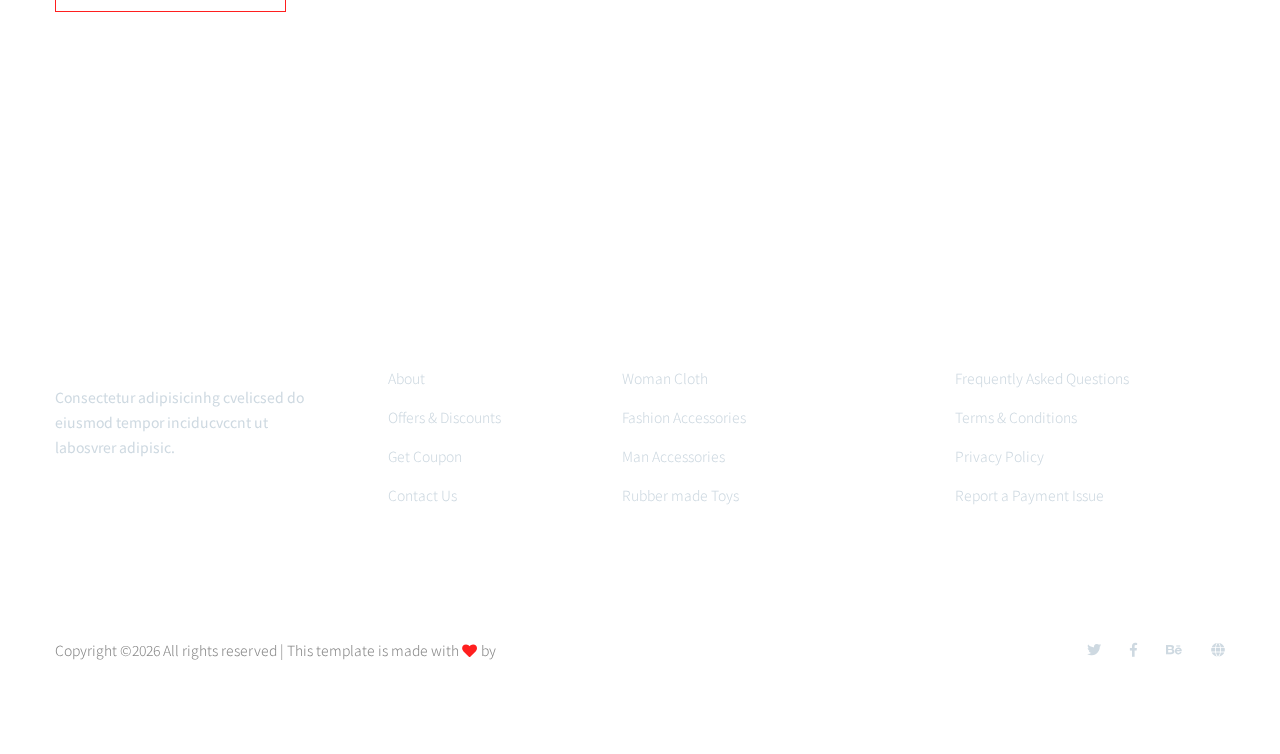
<file: blog_details.html>
<!doctype html>
<html class="no-js" lang="zxx">
<head>
   <meta charset="utf-8">
   <meta http-equiv="x-ua-compatible" content="ie=edge">
   <title> Architects | Template </title>
   <meta name="description" content="">
   <meta name="viewport" content="width=device-width, initial-scale=1">
   <link rel="shortcut icon" type="image/x-icon" href="assets/img/favicon.ico">

  <!-- CSS here -->
   <link rel="stylesheet" href="assets/css/bootstrap.min.css">
   <link rel="stylesheet" href="assets/css/owl.carousel.min.css">
   <link rel="stylesheet" href="assets/css/slicknav.css">
   <link rel="stylesheet" href="assets/css/animate.min.css">
   <link rel="stylesheet" href="assets/css/hamburgers.min.css">
   <link rel="stylesheet" href="assets/css/magnific-popup.css">
   <link rel="stylesheet" href="assets/css/fontawesome-all.min.css">
   <link rel="stylesheet" href="assets/css/themify-icons.css">
   <link rel="stylesheet" href="assets/css/slick.css">
   <link rel="stylesheet" href="assets/css/nice-select.css">
   <link rel="stylesheet" href="assets/css/style.css">
</head>

<body>
   <!--? Preloader Start -->
   <div id="preloader-active">
      <div class="preloader d-flex align-items-center justify-content-center">
          <div class="preloader-inner position-relative">
              <div class="preloader-circle"></div>
              <div class="preloader-img pere-text">
                  <img src="assets/img/logo/loder.png" alt="">
              </div>
          </div>
      </div>
   </div>
   <!-- Preloader Start -->
   <header>
      <!--? Header Start -->
      <div class="header-area header-transparent">
          <div class="main-header header-sticky">
              <div class="container-fluid">
                  <div class="row align-items-center">
                      <!-- Logo -->
                      <div class="col-xl-2 col-lg-2 col-md-1">
                          <div class="logo">
                              <a href="index.html"><img src="assets/img/logo/logo.png" alt=""></a>
                          </div>
                      </div>
                      <div class="col-xl-9 col-lg-10">
                   <div class="main-menu black-menu menu-bg-white d-none d-lg-block">
                      <div class="hamburger hamburger--collapse">
                         <div class="hamburger-box">
                            <div class="hamburger-inner"></div>
                         </div>
                      </div>
                      <nav class="hamburger-menu">
                         <ul id="navigation">
                            <li><a href="index.html">Home</a></li>
                            <li><a href="about.html">About</a></li>
                            <li><a href="services.html">Services</a></li>
                            <li><a href="project.html">Project</a></li>
                            <li>
                               <a href="blog.html">Blog</a>
                               <ul class="submenu">
                                              <li><a href="blog.html">Blog</a></li>
                                              <li><a href="blog_details.html">Blog Details</a></li>
                                              <li><a href="elements.html">Element</a></li>
                               </ul>
                            </li>
                            <li><a href="contact.html">contact</a></li>
                         </ul>
                      </nav>
                   </div>
                </div>
                      <!-- Mobile Menu -->
                      <div class="col-12">
                          <div class="mobile_menu d-block d-lg-none"></div>
                      </div>
                  </div>
              </div>
          </div>
      </div>
      <!-- Header End -->
   </header>
   <main>
      <!--? Hero Start -->
      <div class="slider-area2">
         <div class="slider-height2 d-flex align-items-center">
               <div class="container">
                  <div class="row">
                     <div class="col-xl-12">
                           <div class="hero-cap hero-cap2 pt-70 text-center">
                              <h2>Blog Details</h2>
                           </div>
                     </div>
                  </div>
               </div>
         </div>
      </div>
      <!-- Hero End -->
      <!--? Blog Area Start -->
      <section class="blog_area single-post-area section-padding">
         <div class="container">
            <div class="row">
               <div class="col-lg-8 posts-list">
                  <div class="single-post">
                     <div class="feature-img">
                        <img class="img-fluid" src="assets/img/blog/single_blog_1.png" alt="">
                     </div>
                     <div class="blog_details">
                        <h2 style="color: #2d2d2d;">Second divided from form fish beast made every of seas
                           all gathered us saying he our
                        </h2>
                        <ul class="blog-info-link mt-3 mb-4">
                           <li><a href="#"><i class="fa fa-user"></i> Travel, Lifestyle</a></li>
                           <li><a href="#"><i class="fa fa-comments"></i> 03 Comments</a></li>
                        </ul>
                        <p class="excert">
                           MCSE boot camps have its supporters and its detractors. Some people do not understand why you
                           should have to spend money on boot camp when you can get the MCSE study materials yourself at a
                           fraction of the camp price. However, who has the willpower
                        </p>
                        <p>
                           MCSE boot camps have its supporters and its detractors. Some people do not understand why you
                           should have to spend money on boot camp when you can get the MCSE study materials yourself at a
                           fraction of the camp price. However, who has the willpower to actually sit through a
                           self-imposed MCSE training. who has the willpower to actually
                        </p>
                        <div class="quote-wrapper">
                           <div class="quotes">
                              MCSE boot camps have its supporters and its detractors. Some people do not understand why you
                              should have to spend money on boot camp when you can get the MCSE study materials yourself at
                              a fraction of the camp price. However, who has the willpower to actually sit through a
                              self-imposed MCSE training.
                           </div>
                        </div>
                        <p>
                           MCSE boot camps have its supporters and its detractors. Some people do not understand why you
                           should have to spend money on boot camp when you can get the MCSE study materials yourself at a
                           fraction of the camp price. However, who has the willpower
                        </p>
                        <p>
                           MCSE boot camps have its supporters and its detractors. Some people do not understand why you
                           should have to spend money on boot camp when you can get the MCSE study materials yourself at a
                           fraction of the camp price. However, who has the willpower to actually sit through a
                           self-imposed MCSE training. who has the willpower to actually
                        </p>
                     </div>
                  </div>
                  <div class="navigation-top">
                     <div class="d-sm-flex justify-content-between text-center">
                        <p class="like-info"><span class="align-middle"><i class="fa fa-heart"></i></span> Lily and 4
                           people like this</p>
                        <div class="col-sm-4 text-center my-2 my-sm-0">
                           <!-- <p class="comment-count"><span class="align-middle"><i class="fa fa-comment"></i></span> 06 Comments</p> -->
                        </div>
                        <ul class="social-icons">
                           <li><a href="https://www.facebook.com/sai4ull"><i class="fab fa-facebook-f"></i></a></li>
                           <li><a href="#"><i class="fab fa-twitter"></i></a></li>
                           <li><a href="#"><i class="fab fa-dribbble"></i></a></li>
                           <li><a href="#"><i class="fab fa-behance"></i></a></li>
                        </ul>
                     </div>
                     <div class="navigation-area">
                        <div class="row">
                           <div
                              class="col-lg-6 col-md-6 col-12 nav-left flex-row d-flex justify-content-start align-items-center">
                              <div class="thumb">
                                 <a href="#">
                                    <img class="img-fluid" src="assets/img/post/preview.png" alt="">
                                 </a>
                              </div>
                              <div class="arrow">
                                 <a href="#">
                                    <span class="lnr text-white ti-arrow-left"></span>
                                 </a>
                              </div>
                              <div class="detials">
                                 <p>Prev Post</p>
                                 <a href="#">
                                    <h4 style="color: #2d2d2d;">Space The Final Frontier</h4>
                                 </a>
                              </div>
                           </div>
                           <div
                              class="col-lg-6 col-md-6 col-12 nav-right flex-row d-flex justify-content-end align-items-center">
                              <div class="detials">
                                 <p>Next Post</p>
                                 <a href="#">
                                    <h4 style="color: #2d2d2d;">Telescopes 101</h4>
                                 </a>
                              </div>
                              <div class="arrow">
                                 <a href="#">
                                    <span class="lnr text-white ti-arrow-right"></span>
                                 </a>
                              </div>
                              <div class="thumb">
                                 <a href="#">
                                    <img class="img-fluid" src="assets/img/post/next.png" alt="">
                                 </a>
                              </div>
                           </div>
                        </div>
                     </div>
                  </div>
                  <div class="blog-author">
                     <div class="media align-items-center">
                        <img src="assets/img/blog/author.png" alt="">
                        <div class="media-body">
                           <a href="#">
                              <h4>Harvard milan</h4>
                           </a>
                           <p>Second divided from form fish beast made. Every of seas all gathered use saying you're, he
                              our dominion twon Second divided from</p>
                        </div>
                     </div>
                  </div>
                  <div class="comments-area">
                     <h4>05 Comments</h4>
                     <div class="comment-list">
                        <div class="single-comment justify-content-between d-flex">
                           <div class="user justify-content-between d-flex">
                              <div class="thumb">
                                 <img src="assets/img/blog/comment_1.png" alt="">
                              </div>
                              <div class="desc">
                                 <p class="comment">
                                    Multiply sea night grass fourth day sea lesser rule open subdue female fill which them
                                    Blessed, give fill lesser bearing multiply sea night grass fourth day sea lesser
                                 </p>
                                 <div class="d-flex justify-content-between">
                                    <div class="d-flex align-items-center">
                                       <h5>
                                          <a href="#">Emilly Blunt</a>
                                       </h5>
                                       <p class="date">December 4, 2017 at 3:12 pm </p>
                                    </div>
                                    <div class="reply-btn">
                                       <a href="#" class="btn-reply text-uppercase">reply</a>
                                    </div>
                                 </div>
                              </div>
                           </div>
                        </div>
                     </div>
                     <div class="comment-list">
                        <div class="single-comment justify-content-between d-flex">
                           <div class="user justify-content-between d-flex">
                              <div class="thumb">
                                 <img src="assets/img/blog/comment_2.png" alt="">
                              </div>
                              <div class="desc">
                                 <p class="comment">
                                    Multiply sea night grass fourth day sea lesser rule open subdue female fill which them
                                    Blessed, give fill lesser bearing multiply sea night grass fourth day sea lesser
                                 </p>
                                 <div class="d-flex justify-content-between">
                                    <div class="d-flex align-items-center">
                                       <h5>
                                          <a href="#">Emilly Blunt</a>
                                       </h5>
                                       <p class="date">December 4, 2017 at 3:12 pm </p>
                                    </div>
                                    <div class="reply-btn">
                                       <a href="#" class="btn-reply text-uppercase">reply</a>
                                    </div>
                                 </div>
                              </div>
                           </div>
                        </div>
                     </div>
                     <div class="comment-list">
                        <div class="single-comment justify-content-between d-flex">
                           <div class="user justify-content-between d-flex">
                              <div class="thumb">
                                 <img src="assets/img/blog/comment_3.png" alt="">
                              </div>
                              <div class="desc">
                                 <p class="comment">
                                    Multiply sea night grass fourth day sea lesser rule open subdue female fill which them
                                    Blessed, give fill lesser bearing multiply sea night grass fourth day sea lesser
                                 </p>
                                 <div class="d-flex justify-content-between">
                                    <div class="d-flex align-items-center">
                                       <h5>
                                          <a href="#">Emilly Blunt</a>
                                       </h5>
                                       <p class="date">December 4, 2017 at 3:12 pm </p>
                                    </div>
                                    <div class="reply-btn">
                                       <a href="#" class="btn-reply text-uppercase">reply</a>
                                    </div>
                                 </div>
                              </div>
                           </div>
                        </div>
                     </div>
                  </div>
                  <div class="comment-form">
                     <h4>Leave a Reply</h4>
                     <form class="form-contact comment_form" action="#" id="commentForm">
                        <div class="row">
                           <div class="col-12">
                              <div class="form-group">
                                 <textarea class="form-control w-100" name="comment" id="comment" cols="30" rows="9"
                                    placeholder="Write Comment"></textarea>
                              </div>
                           </div>
                           <div class="col-sm-6">
                              <div class="form-group">
                                 <input class="form-control" name="name" id="name" type="text" placeholder="Name">
                              </div>
                           </div>
                           <div class="col-sm-6">
                              <div class="form-group">
                                 <input class="form-control" name="email" id="email" type="email" placeholder="Email">
                              </div>
                           </div>
                           <div class="col-12">
                              <div class="form-group">
                                 <input class="form-control" name="website" id="website" type="text" placeholder="Website">
                              </div>
                           </div>
                        </div>
                        <div class="form-group">
                           <button type="submit" class="button button-contactForm btn_1 boxed-btn">Post Comment</button>
                        </div>
                     </form>
                  </div>
               </div>
               <div class="col-lg-4">
                  <div class="blog_right_sidebar">
                     <aside class="single_sidebar_widget search_widget">
                        <form action="#">
                           <div class="form-group">
                              <div class="input-group mb-3">
                                 <input type="text" class="form-control" placeholder='Search Keyword'
                                    onfocus="this.placeholder = ''" onblur="this.placeholder = 'Search Keyword'">
                                 <div class="input-group-append">
                                    <button class="btns" type="button"><i class="ti-search"></i></button>
                                 </div>
                              </div>
                           </div>
                           <button class="button rounded-0 primary-bg text-white w-100 btn_1 boxed-btn"
                              type="submit">Search</button>
                        </form>
                     </aside>
                     <aside class="single_sidebar_widget post_category_widget">
                        <h4 class="widget_title" style="color: #2d2d2d;">Category</h4>
                        <ul class="list cat-list">
                           <li>
                              <a href="#" class="d-flex">
                                 <p>Resaurant food</p>
                                 <p>(37)</p>
                              </a>
                           </li>
                           <li>
                              <a href="#" class="d-flex">
                                 <p>Travel news</p>
                                 <p>(10)</p>
                              </a>
                           </li>
                           <li>
                              <a href="#" class="d-flex">
                                 <p>Modern technology</p>
                                 <p>(03)</p>
                              </a>
                           </li>
                           <li>
                              <a href="#" class="d-flex">
                                 <p>Product</p>
                                 <p>(11)</p>
                              </a>
                           </li>
                           <li>
                              <a href="#" class="d-flex">
                                 <p>Inspiration</p>
                                 <p>(21)</p>
                              </a>
                           </li>
                           <li>
                              <a href="#" class="d-flex">
                                 <p>Health Care</p>
                                 <p>(21)</p>
                              </a>
                           </li>
                        </ul>
                     </aside>
                     <aside class="single_sidebar_widget popular_post_widget">
                        <h3 class="widget_title" style="color: #2d2d2d;">Recent Post</h3>
                        <div class="media post_item">
                           <img src="assets/img/post/post_1.png" alt="post">
                           <div class="media-body">
                              <a href="blog_details.html">
                                 <h3 style="color: #2d2d2d;">From life was you fish...</h3>
                              </a>
                              <p>January 12, 2019</p>
                           </div>
                        </div>
                        <div class="media post_item">
                           <img src="assets/img/post/post_2.png" alt="post">
                           <div class="media-body">
                              <a href="blog_details.html">
                                 <h3 style="color: #2d2d2d;">The Amazing Hubble</h3>
                              </a>
                              <p>02 Hours ago</p>
                           </div>
                        </div>
                        <div class="media post_item">
                           <img src="assets/img/post/post_3.png" alt="post">
                           <div class="media-body">
                              <a href="blog_details.html">
                                 <h3 style="color: #2d2d2d;">Astronomy Or Astrology</h3>
                              </a>
                              <p>03 Hours ago</p>
                           </div>
                        </div>
                        <div class="media post_item">
                           <img src="assets/img/post/post_4.png" alt="post">
                           <div class="media-body">
                              <a href="blog_details.html">
                                 <h3 style="color: #2d2d2d;">Asteroids telescope</h3>
                              </a>
                              <p>01 Hours ago</p>
                           </div>
                        </div>
                     </aside>
                     <aside class="single_sidebar_widget tag_cloud_widget">
                        <h4 class="widget_title" style="color: #2d2d2d;">Tag Clouds</h4>
                        <ul class="list">
                           <li>
                              <a href="#">project</a>
                           </li>
                           <li>
                              <a href="#">love</a>
                           </li>
                           <li>
                              <a href="#">technology</a>
                           </li>
                           <li>
                              <a href="#">travel</a>
                           </li>
                           <li>
                              <a href="#">restaurant</a>
                           </li>
                           <li>
                              <a href="#">life style</a>
                           </li>
                           <li>
                              <a href="#">design</a>
                           </li>
                           <li>
                              <a href="#">illustration</a>
                           </li>
                        </ul>
                     </aside>
                     <aside class="single_sidebar_widget instagram_feeds">
                        <h4 class="widget_title" style="color: #2d2d2d;">Instagram Feeds</h4>
                        <ul class="instagram_row flex-wrap">
                           <li>
                              <a href="#">
                                 <img class="img-fluid" src="assets/img/post/post_5.png" alt="">
                              </a>
                           </li>
                           <li>
                              <a href="#">
                                 <img class="img-fluid" src="assets/img/post/post_6.png" alt="">
                              </a>
                           </li>
                           <li>
                              <a href="#">
                                 <img class="img-fluid" src="assets/img/post/post_7.png" alt="">
                              </a>
                           </li>
                           <li>
                              <a href="#">
                                 <img class="img-fluid" src="assets/img/post/post_8.png" alt="">
                              </a>
                           </li>
                           <li>
                              <a href="#">
                                 <img class="img-fluid" src="assets/img/post/post_9.png" alt="">
                              </a>
                           </li>
                           <li>
                              <a href="#">
                                 <img class="img-fluid" src="assets/img/post/post_10.png" alt="">
                              </a>
                           </li>
                        </ul>
                     </aside>
                     <aside class="single_sidebar_widget newsletter_widget">
                        <h4 class="widget_title" style="color: #2d2d2d;">Newsletter</h4>
                        <form action="#">
                           <div class="form-group">
                              <input type="email" class="form-control" onfocus="this.placeholder = ''"
                                 onblur="this.placeholder = 'Enter email'" placeholder='Enter email' required>
                           </div>
                           <button class="button rounded-0 primary-bg text-white w-100 btn_1 boxed-btn" type="submit">Subscribe</button>
                        </form>
                     </aside>
                  </div>
               </div>
            </div>
         </div>
      </section>
      <!-- Blog Area End -->
   </main>
   <footer>
      <!-- Footer Start-->
      <div class="footer-area footer-padding section-bg" data-background="assets/img/gallery/footer_bg.png">
          <div class="container">
              <!-- Footer Top -->
              <div class="footer-top">
                  <div class="row justify-content-between">
                      <div class="col-xl-3 col-lg-3 col-md-5 col-sm-6">
                          <div class="single-footer-caption mb-50">
                              <div class="single-footer-caption mb-30">
                                  <!-- logo -->
                                  <div class="footer-logo">
                                      <a href="index.html"><img src="assets/img/logo/logo2_footer.png" alt=""></a>
                                  </div>
                                  <div class="footer-tittle">
                                      <div class="footer-pera">
                                          <p>Consectetur adipisicinhg cvelicsed do eiusmod tempor inciducvccnt ut labosvrer adipisic.</p>
                                      </div>
                                  </div>
                              </div>
                          </div>
                      </div>
                      <div class="col-xl-2 col-lg-3 col-md-3 col-sm-5">
                          <div class="single-footer-caption mb-50">
                              <div class="footer-tittle">
                                  <h4>Quick Links</h4>
                                  <ul>
                                      <li><a href="#">About</a></li>
                                      <li><a href="#"> Offers & Discounts</a></li>
                                      <li><a href="#"> Get Coupon</a></li>
                                      <li><a href="#">  Contact Us</a></li>
                                  </ul>
                              </div>
                          </div>
                      </div>
                      <div class="col-xl-3 col-lg-3 col-md-4 col-sm-7">
                          <div class="single-footer-caption mb-50">
                              <div class="footer-tittle">
                                  <h4>New Products</h4>
                                  <ul>
                                      <li><a href="#">Woman Cloth</a></li>
                                      <li><a href="#">Fashion Accessories</a></li>
                                      <li><a href="#"> Man Accessories</a></li>
                                      <li><a href="#"> Rubber made Toys</a></li>
                                  </ul>
                              </div>
                          </div>
                      </div>
                      <div class="col-xl-3 col-lg-3 col-md-5 col-sm-7">
                          <div class="single-footer-caption mb-50">
                              <div class="footer-tittle">
                                  <h4>Support</h4>
                                  <ul>
                                      <li><a href="#">Frequently Asked Questions</a></li>
                                      <li><a href="#">Terms & Conditions</a></li>
                                      <li><a href="#">Privacy Policy</a></li>
                                      <li><a href="#">Report a Payment Issue</a></li>
                                  </ul>
                              </div>
                          </div>
                      </div>
                  </div>
              </div>
              <!-- Footer bottom -->
              <div class="footer-bottom">
                  <div class="row">
                      <div class="col-xl-7 col-lg-8 col-md-7">
                          <div class="footer-copy-right">
                              <p><!-- Link back to Colorlib can't be removed. Template is licensed under CC BY 3.0. -->
  Copyright &copy;<script>document.write(new Date().getFullYear());</script> All rights reserved | This template is made with <i class="fa fa-heart" aria-hidden="true"></i> by <a href="https://colorlib.com" target="_blank">Colorlib</a>
  <!-- Link back to Colorlib can't be removed. Template is licensed under CC BY 3.0. --></p>                   
                          </div>
                      </div>
                      <div class="col-xl-5 col-lg-4 col-md-5">
                          <div class="footer-copy-right f-right">
                              <!-- social -->
                              <div class="footer-social">
                                  <a href="#"><i class="fab fa-twitter"></i></a>
                                  <a href="https://www.facebook.com/sai4ull"><i class="fab fa-facebook-f"></i></a>
                                  <a href="#"><i class="fab fa-behance"></i></a>
                                  <a href="#"><i class="fas fa-globe"></i></a>
                              </div>
                          </div>
                      </div>
                  </div>
              </div>
          </div>
      </div>
      <!-- Footer End-->
   </footer>
   <!-- Scroll Up -->
   <div id="back-top" >
         <a title="Go to Top" href="#"> <i class="fas fa-level-up-alt"></i></a>
   </div>

      <!-- JS here -->

      <script src="./assets/js/vendor/modernizr-3.5.0.min.js"></script>
      <!-- Jquery, Popper, Bootstrap -->
      <script src="./assets/js/vendor/jquery-1.12.4.min.js"></script>
      <script src="./assets/js/popper.min.js"></script>
      <script src="./assets/js/bootstrap.min.js"></script>
      <!-- Jquery Mobile Menu -->
      <script src="./assets/js/jquery.slicknav.min.js"></script>

      <!-- Jquery Slick , Owl-Carousel Plugins -->
      <script src="./assets/js/owl.carousel.min.js"></script>
      <script src="./assets/js/slick.min.js"></script>
      <!-- One Page, Animated-HeadLin -->
      <script src="./assets/js/wow.min.js"></script>
      <script src="./assets/js/animated.headline.js"></script>
      <script src="./assets/js/jquery.magnific-popup.js"></script>

      <!-- Date Picker -->
      <script src="./assets/js/gijgo.min.js"></script>
      <!-- Nice-select, sticky -->
      <script src="./assets/js/jquery.nice-select.min.js"></script>
      <script src="./assets/js/jquery.sticky.js"></script>
      
      <!-- counter , waypoint,Hover Direction -->
      <script src="./assets/js/jquery.counterup.min.js"></script>
      <script src="./assets/js/waypoints.min.js"></script>
      <script src="./assets/js/jquery.countdown.min.js"></script>
      <script src="./assets/js/hover-direction-snake.min.js"></script>

      <!-- contact js -->
      <script src="./assets/js/contact.js"></script>
      <script src="./assets/js/jquery.form.js"></script>
      <script src="./assets/js/jquery.validate.min.js"></script>
      <script src="./assets/js/mail-script.js"></script>
      <script src="./assets/js/jquery.ajaxchimp.min.js"></script>
      
      <!-- Jquery Plugins, main Jquery -->	
      <script src="./assets/js/plugins.js"></script>
      <script src="./assets/js/main.js"></script>
      
   </body>
</html>
</file>
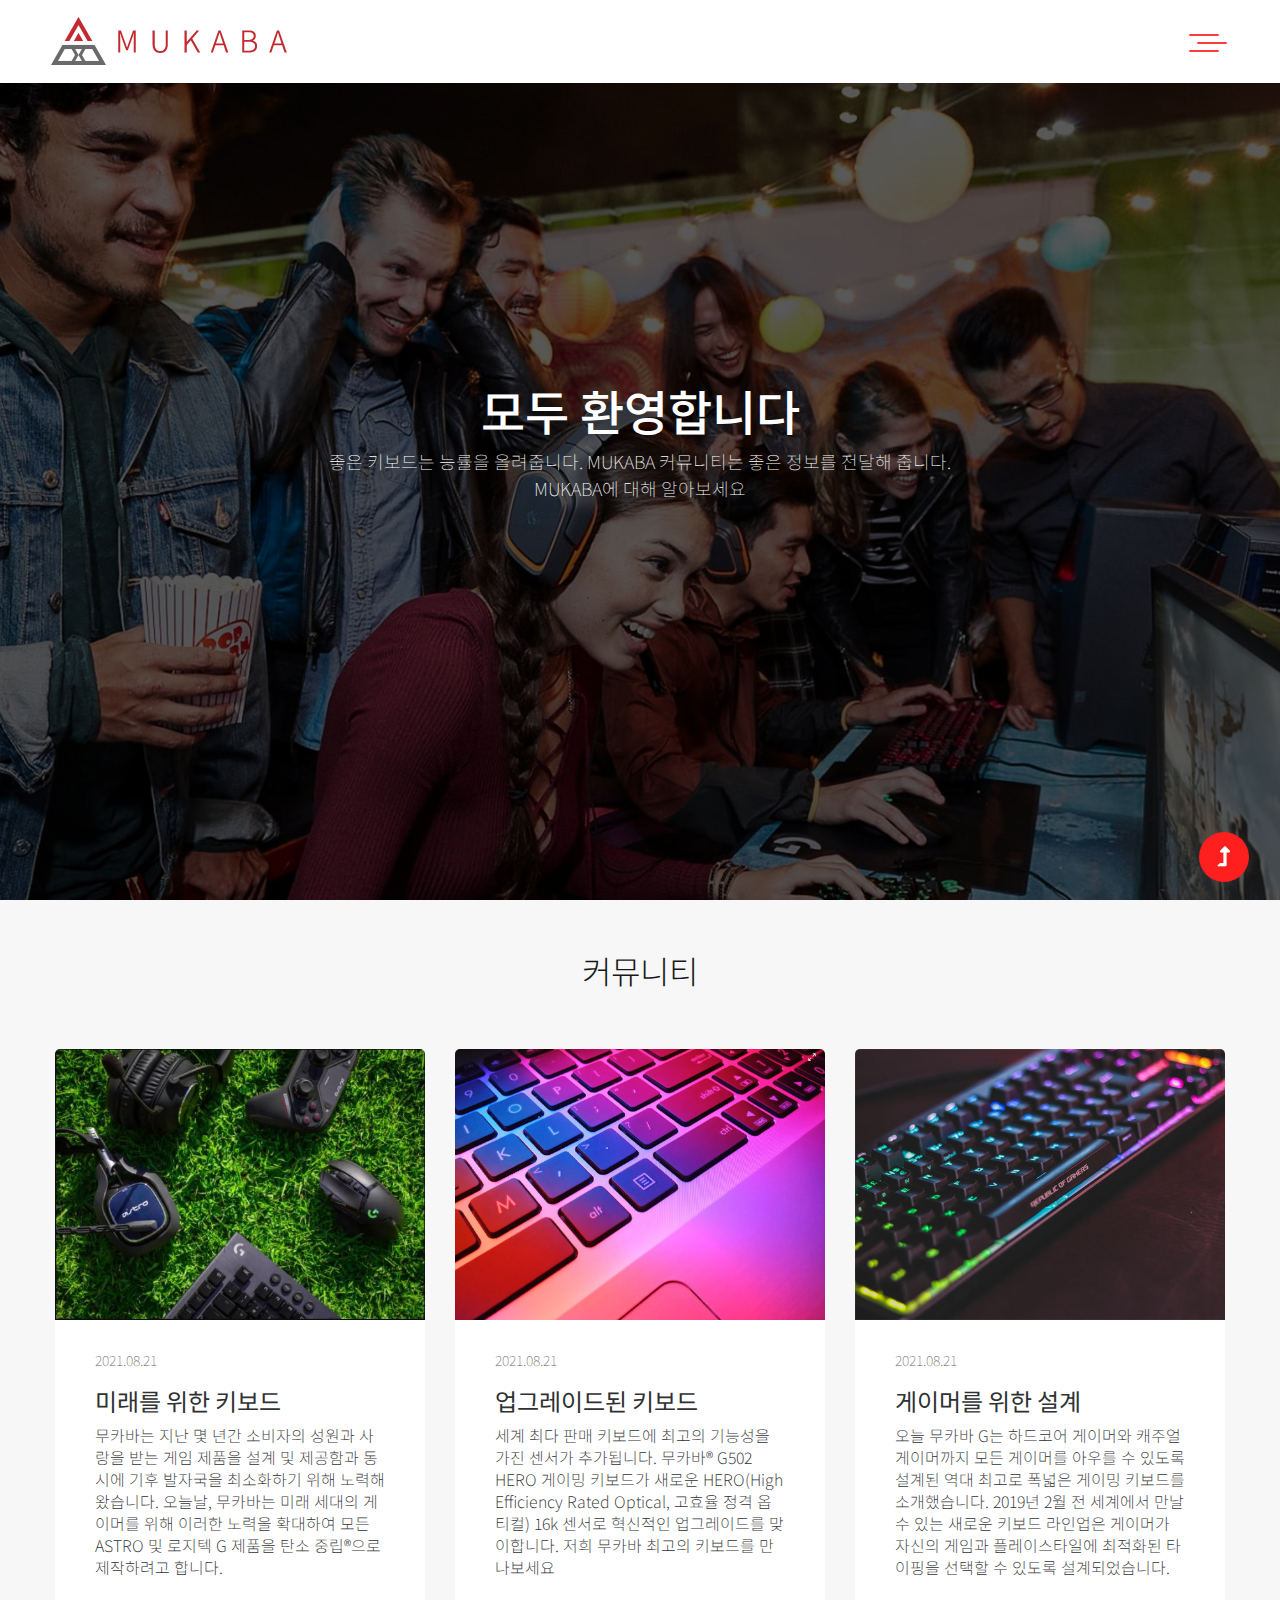
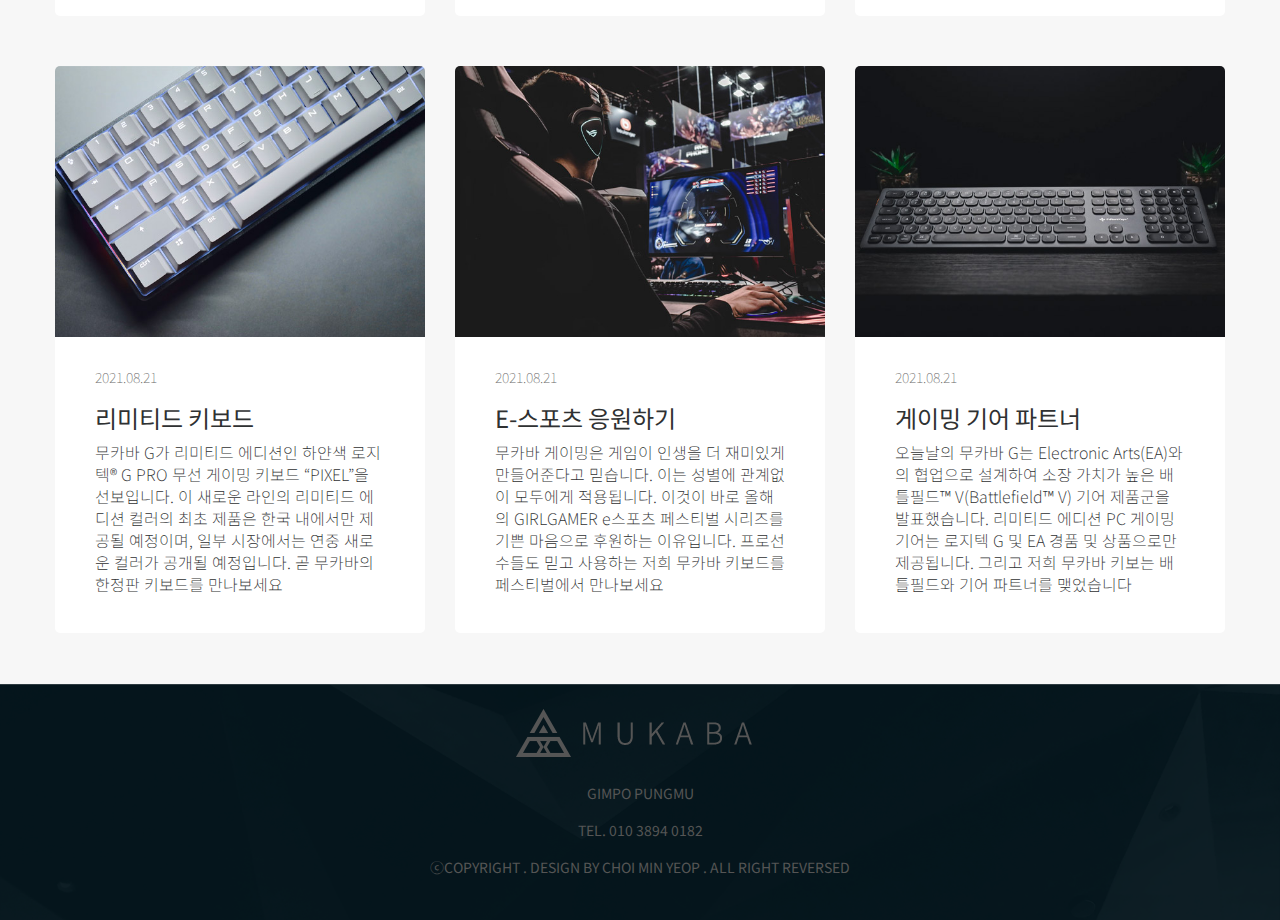
<file: community.html>
<!doctype html>
<html class="no-js" lang="zxx">
<head>
    <meta charset="utf-8">
    <meta http-equiv="x-ua-compatible" content="ie=edge">
    <title>MUKABA</title>
    <meta name="description" content="">
    <meta name="viewport" content="width=device-width, initial-scale=1">
    <link rel="manifest" href="site.webmanifest">
    <link rel="shortcut icon" type="image/x-icon" href="assets/img/favicon.ico">
    <link rel="shortcut icon" href="./assets/img/icon/logo.png">
    <link rel="appletouch icon" href="./assets/img/icon/logo.ico">

	<!-- CSS here -->
	<link rel="stylesheet" href="assets/css/bootstrap.min.css">
	<link rel="stylesheet" href="assets/css/owl.carousel.min.css">
	<link rel="stylesheet" href="assets/css/slicknav.css">
    <link rel="stylesheet" href="assets/css/flaticon.css">
    <link rel="stylesheet" href="assets/css/hamburgers.min.css">
    <link rel="stylesheet" href="assets/css/gijgo.css">
    <link rel="stylesheet" href="assets/css/animate.min.css">
    <link rel="stylesheet" href="assets/css/animated-headline.css">
	<link rel="stylesheet" href="assets/css/magnific-popup.css">
	<link rel="stylesheet" href="assets/css/fontawesome-all.min.css">
	<link rel="stylesheet" href="assets/css/themify-icons.css">
	<link rel="stylesheet" href="assets/css/slick.css">
	<link rel="stylesheet" href="assets/css/nice-select.css">
	<link rel="stylesheet" href="assets/css/style.css">
</head>
<body>
    <header>
        <!--? Header Start -->
        <div class="header-area header-transparent">
            <div class="main-header header-sticky">
                <div class="container-fluid">
                    <div class="row align-items-center justify-content-around">
                        <!-- Logo -->
                        <div class="col-xl-2 col-lg-2">
                            <div class="logo pb-10 pt-10">
                                <a href="index.html"><img class="logo-i" src="assets/img/logo/logo.png" alt=""></a>
                                <a href="index.html"><img class="logo-i-m" src="assets/img/logo/m-logo.png" alt=""></a>
                            </div>
                        </div>
                        <div class="col-xl-9 col-lg-10">
							<div class="main-menu black-menu menu-bg-white d-none d-lg-block">
								<div class="hamburger hamburger--collapse">
									<div class="hamburger-box">
										<div class="hamburger-inner"></div>
									</div>
								</div>
								<nav class="hamburger-menu">
									<ul id="navigation">
										<li><a href="index.html">홈</a></li>
										<li><a href="about.html">회사소개</a></li>
										<li>
											<a href="#keyboard">키보드</a>
											<ul class="submenu">
                                                <li><a href="rgb.html">RGB</a></li>
                                                <li><a href="wireless.html">WIRELESS</a></li>
                                                <li><a href="mechanical.html">MECHANICAL</a></li>
                                                <li><a href="standard.html">STANDARD</a></li>
											</ul>
										</li>
										<li><a href="community.html">커뮤니티</a></li>
									</ul>
								</nav>
							</div>
						</div>
                        <!-- Mobile Menu -->
                        <div class="col-12">
                            <div class="mobile_menu d-block d-lg-none"></div>
                        </div>
                    </div>
                </div>
            </div>
        </div>
        <!-- Header End -->
    </header>

    <div class="c-section">
        <div class="c-section-bg">
            <div class="c-section-bg-text-box">
                <div class="c-section-bg-text">
                    <h1>모두 환영합니다</h1>
                    <p>좋은 키보드는 능률을 올려줍니다. MUKABA 커뮤니티는 좋은 정보를 전달해 줍니다.<br>
                    MUKABA에 대해 알아보세요</p>
                </div>
            </div>
        </div>
    </div>
<div class="c-section-02-warp">
    <div class="c-section-top-text">
        <h1>커뮤니티</h1>
    </div>

    <div class="c-section-02">
        <div class="container">
            <div class="row">
                <div class="col-md-4">
                    <div class="c-content-img border-top-5">
                        <img src="./assets/img/community/content-1.JPG" alt="">
                    </div>
                    <div class="c-content-text border-bottom-5">
                        <p>2021.08.21</p>
                        <h1>미래를 위한 키보드</h1>
                        <h3>무카바는 지난 몇 년간 소비자의 성원과 사랑을 받는 게임 제품을 설계 및 제공함과 동시에 기후 발자국을 최소화하기 위해 노력해왔습니다. 오늘날, 무카바는 미래 세대의 게이머를 위해 이러한 노력을 확대하여 모든 ASTRO 및 로지텍 G 제품을 탄소 중립®으로 제작하려고 합니다.</h3>
                    </div>
                </div>
                <div class="col-md-4">
                    <div class="c-content-img border-top-5">
                        <img src="./assets/img/community/content-2.jpg" alt="">
                    </div>
                    <div class="c-content-text border-bottom-5">
                        <p>2021.08.21</p>
                        <h1>업그레이드된 키보드</h1>
                        <h3>세계 최다 판매 키보드에 최고의 기능성을 가진 센서가 추가됩니다. 무카바® G502 HERO 게이밍 키보드가 새로운 HERO(High Efficiency Rated Optical, 고효율 정격 옵티컬) 16k 센서로 혁신적인 업그레이드를 맞이합니다. 저희 무카바 최고의 키보드를 만나보세요</h3>
                    </div>
                </div>
                <div class="col-md-4">
                    <div class="c-content-img border-top-5">
                        <img src="./assets/img/community/content-3.jpg" alt="">
                    </div>
                    <div class="c-content-text border-bottom-5">
                        <p>2021.08.21</p>
                        <h1>게이머를 위한 설계</h1>
                        <h3>오늘 무카바 G는 하드코어 게이머와 캐주얼 게이머까지 모든 게이머를 아우를 수 있도록 설계된 역대 최고로 폭넓은 게이밍 키보드를 소개했습니다. 2019년 2월 전 세계에서 만날 수 있는 새로운 키보드 라인업은 게이머가 자신의 게임과 플레이스타일에 최적화된 타이핑을 선택할 수 있도록 설계되었습니다.</h3>
                    </div>
                </div>
            </div>
            <div class="row mt-50">
                <div class="col-md-4">
                    <div class="c-content-img border-top-5">
                        <img src="./assets/img/community/content-4.jpg" alt="">
                    </div>
                    <div class="c-content-text border-bottom-5">
                        <p>2021.08.21</p>
                        <h1>리미티드 키보드</h1>
                        <h3>무카바 G가 리미티드 에디션인 하얀색 로지텍® G PRO 무선 게이밍 키보드 “PIXEL”을 선보입니다. 이 새로운 라인의 리미티드 에디션 컬러의 최초 제품은 한국 내에서만 제공될 예정이며, 일부 시장에서는 연중 새로운 컬러가 공개될 예정입니다. 곧 무카바의 한정판 키보드를 만나보세요</h3>
                    </div>
                </div>
                <div class="col-md-4">
                    <div class="c-content-img border-top-5">
                        <img src="./assets/img/community/content-5.jpg" alt="">
                    </div>
                    <div class="c-content-text border-bottom-5">
                        <p>2021.08.21</p>
                        <h1>E-스포츠 응원하기</h1>
                        <h3>무카바 게이밍은 게임이 인생을 더 재미있게 만들어준다고 믿습니다. 이는 성별에 관계없이 모두에게 적용됩니다. 이것이 바로 올해의 GIRLGAMER e스포츠 페스티벌 시리즈를 기쁜 마음으로 후원하는 이유입니다. 프로선수들도 믿고 사용하는 저희 무카바 키보드를 페스티벌에서 만나보세요</h3>
                    </div>
                </div>
                <div class="col-md-4">
                    <div class="c-content-img border-top-5">
                        <img src="./assets/img/community/content-6.jpg" alt="">
                    </div>
                    <div class="c-content-text border-bottom-5">
                        <p>2021.08.21</p>
                        <h1>게이밍 기어 파트너</h1>
                        <h3>오늘날의 무카바 G는 Electronic Arts(EA)와의 협업으로 설계하여 소장 가치가 높은 배틀필드™ V(Battlefield™ V) 기어 제품군을 발표했습니다. 리미티드 에디션 PC 게이밍 기어는 로지텍 G 및 EA 경품 및 상품으로만 제공됩니다. 그리고 저희 무카바 키보는 배틀필드와 기어 파트너를 맺었습니다</h3>
                    </div>
                </div>
            </div>
        </div>
    </div>
</div>





        <!-- footer -->
        <footer class="wd-100 footer-bg"> 
            <div class="footer-content-box footer-content">
             <div class="footer-logo">
                 <img src="./assets/img/gallery/footer-logo 1.png" alt="footerlogo">
             </div>
             <div class="footer-text">
                 <p>GIMPO PUNGMU</p>
                 <p>TEL. 010 3894 0182</p>
                 <p>ⓒCOPYRIGHT . DESIGN BY CHOI MIN YEOP . ALL RIGHT REVERSED</p>
             </div>
         </div>
        </footer>
        <!-- footer-end -->
            
<!-- Scroll Up -->
<div id="back-top" >
    <a title="Go to Top" href="#"> <i class="fas fa-level-up-alt"></i></a>
</div>
    


<!-- JS here -->           
        <script src="./assets/js/scroll.js"></script>
        <script src="./assets/js/vendor/modernizr-3.5.0.min.js"></script>
        <!-- Jquery, Popper, Bootstrap -->
        <script src="./assets/js/vendor/jquery-1.12.4.min.js"></script>
        <script src="./assets/js/popper.min.js"></script>
        <script src="./assets/js/bootstrap.min.js"></script>
        <!-- Jquery Mobile Menu -->
        <script src="./assets/js/jquery.slicknav.min.js"></script>
    
        <!-- Jquery Slick , Owl-Carousel Plugins -->
        <script src="./assets/js/owl.carousel.min.js"></script>
        <script src="./assets/js/slick.min.js"></script>
        <!-- One Page, Animated-HeadLin -->
        <script src="./assets/js/wow.min.js"></script>
        <script src="./assets/js/animated.headline.js"></script>
        <script src="./assets/js/jquery.magnific-popup.js"></script>
    
        <!-- Date Picker -->
        <script src="./assets/js/gijgo.min.js"></script>
        <!-- Nice-select, sticky -->
        <script src="./assets/js/jquery.nice-select.min.js"></script>
        <script src="./assets/js/jquery.sticky.js"></script>
        
        <!-- counter , waypoint,Hover Direction -->
        <script src="./assets/js/jquery.counterup.min.js"></script>
        <script src="./assets/js/waypoints.min.js"></script>
        <script src="./assets/js/jquery.countdown.min.js"></script>
        <script src="./assets/js/hover-direction-snake.min.js"></script>
    
        <!-- contact js -->
        <script src="./assets/js/contact.js"></script>
        <script src="./assets/js/jquery.form.js"></script>
        <script src="./assets/js/jquery.validate.min.js"></script>
        <script src="./assets/js/mail-script.js"></script>
        <script src="./assets/js/jquery.ajaxchimp.min.js"></script>
        
        <!-- Jquery Plugins, main Jquery -->	
        <script src="./assets/js/plugins.js"></script>
        <script src="./assets/js/main.js"></script>

      
</body>
</html>
</file>
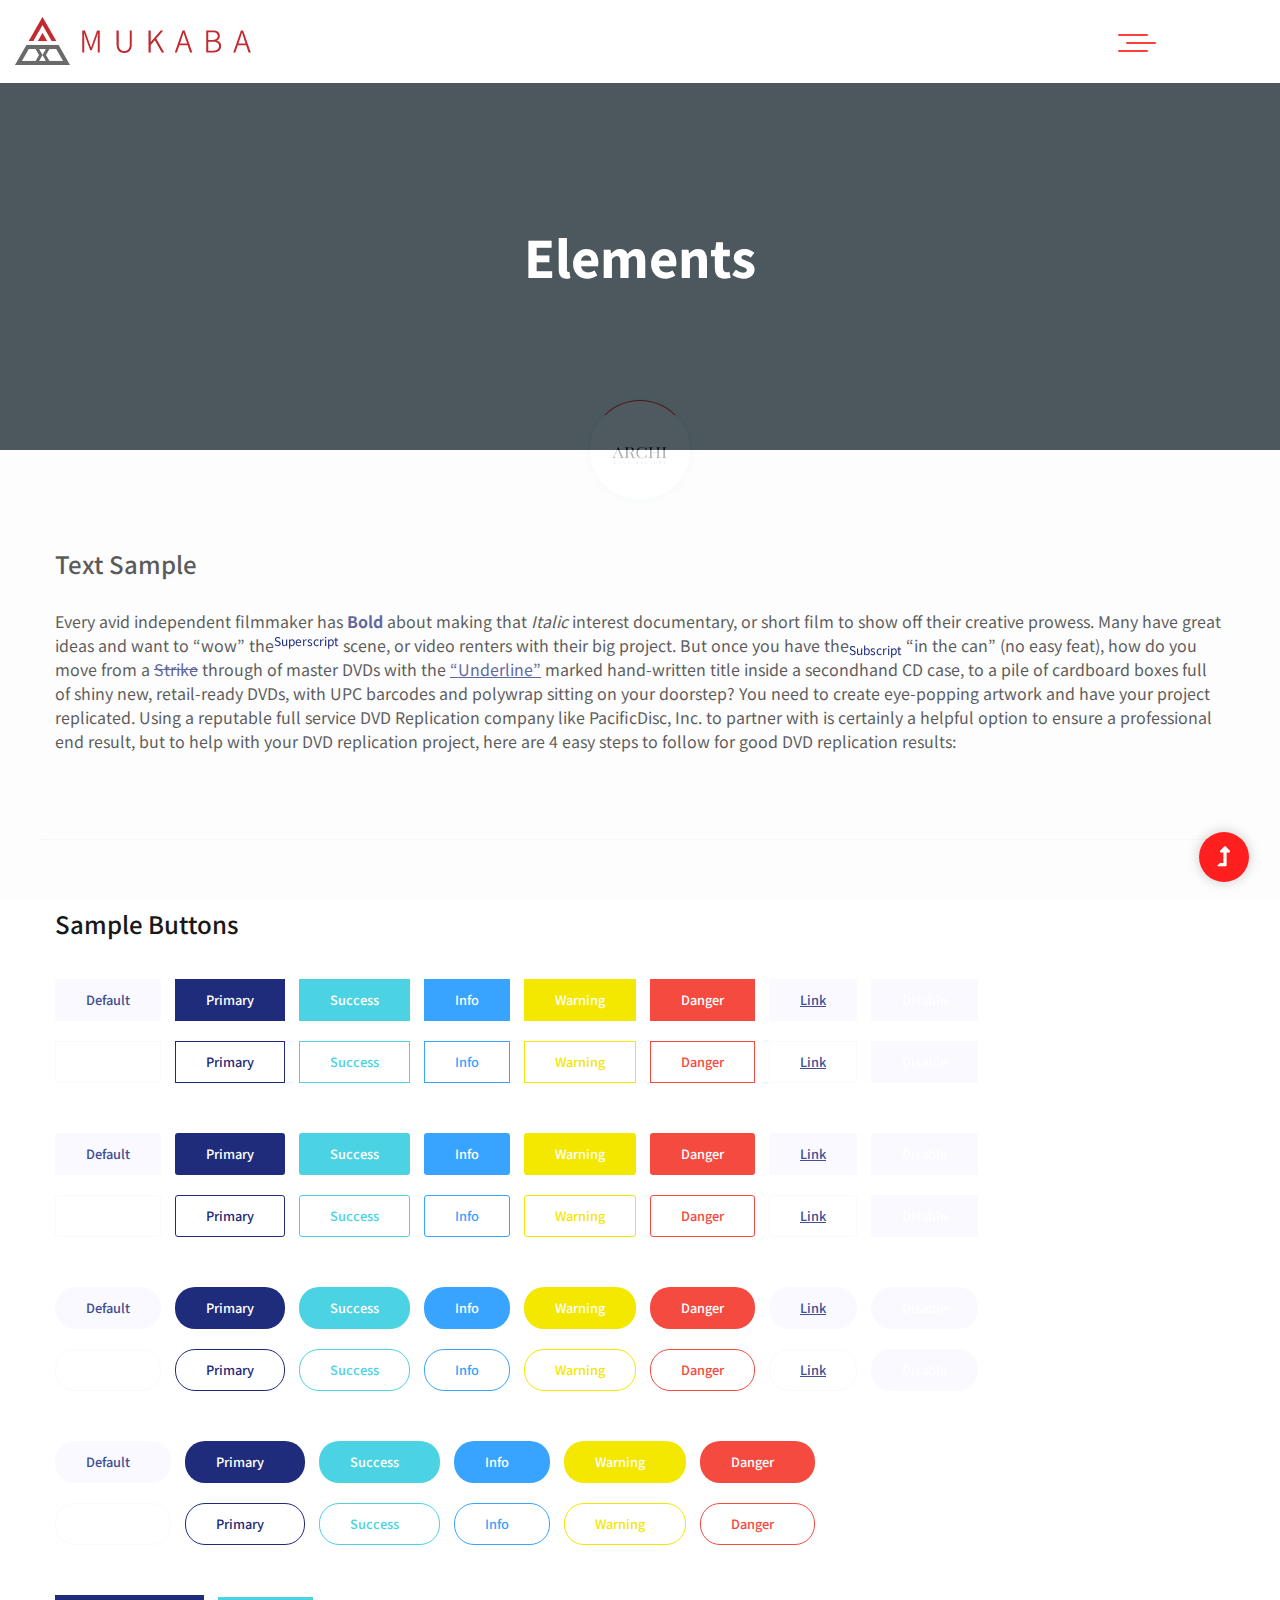
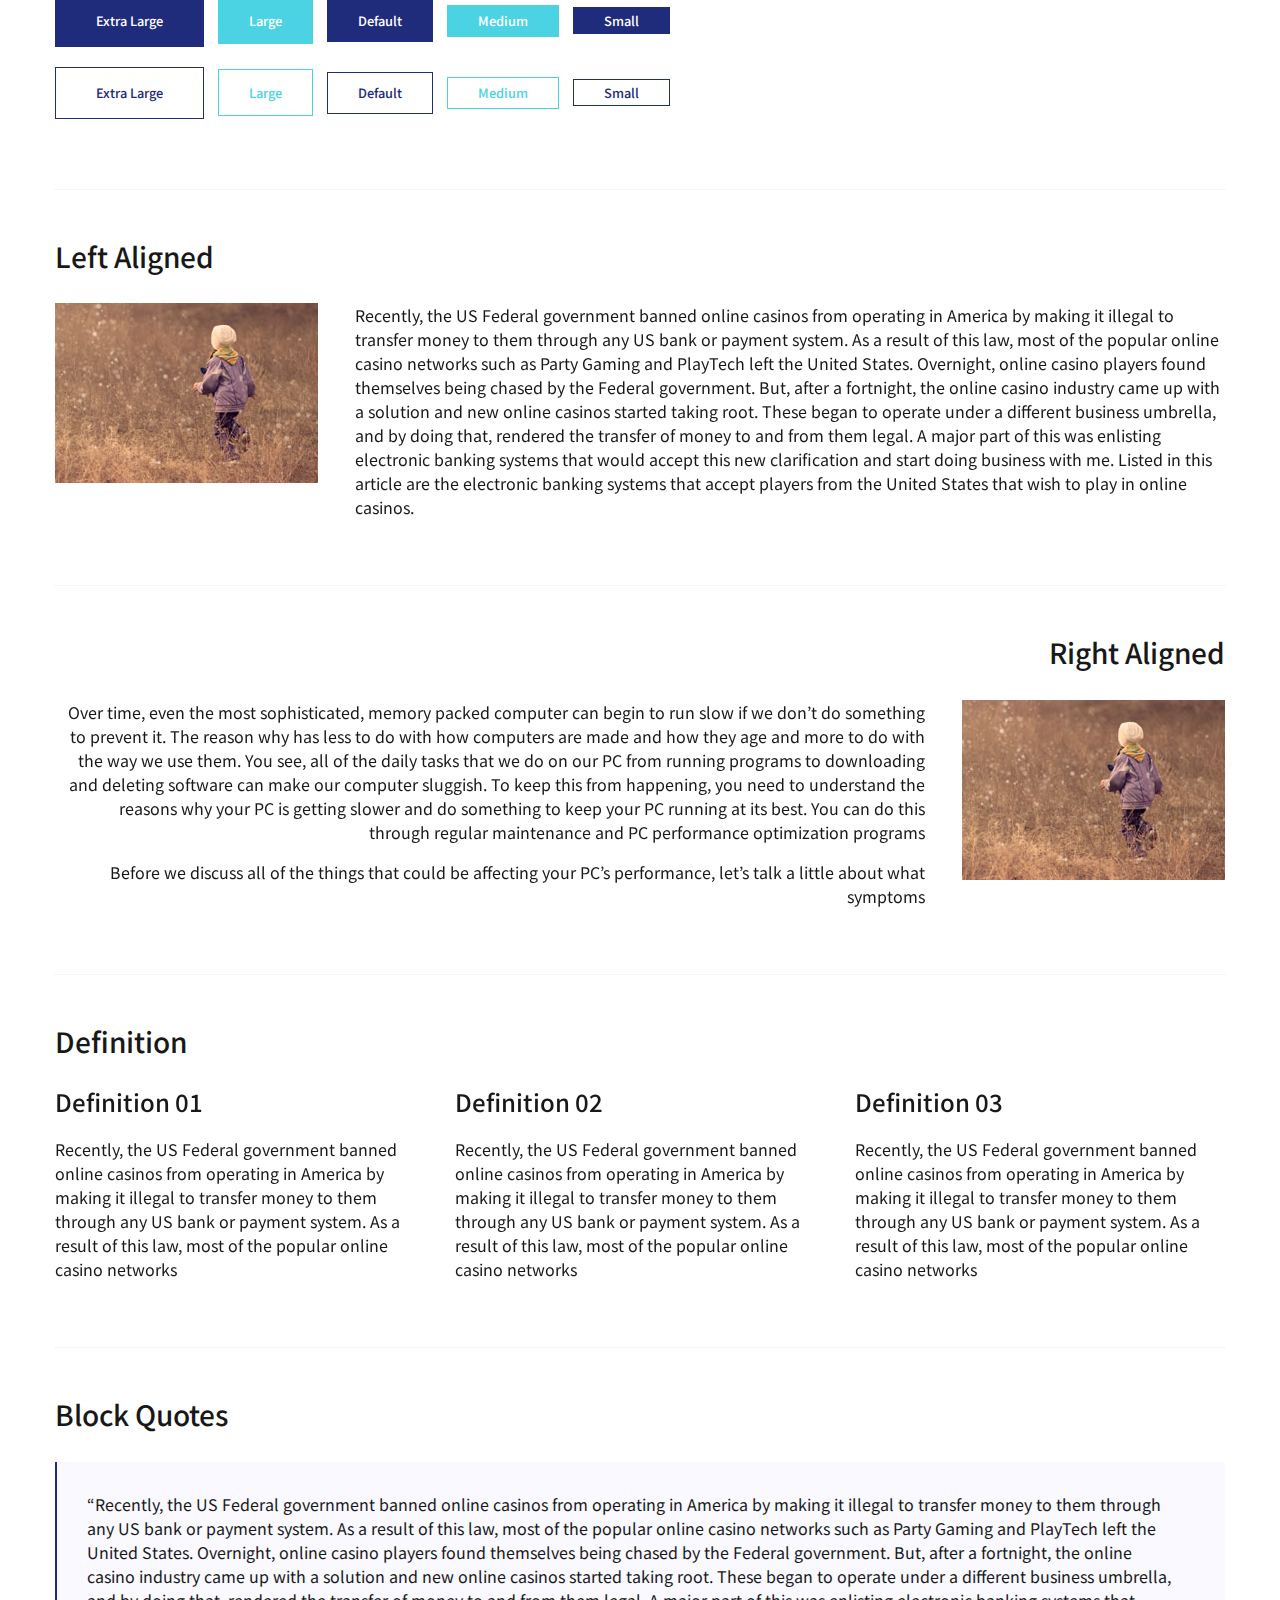
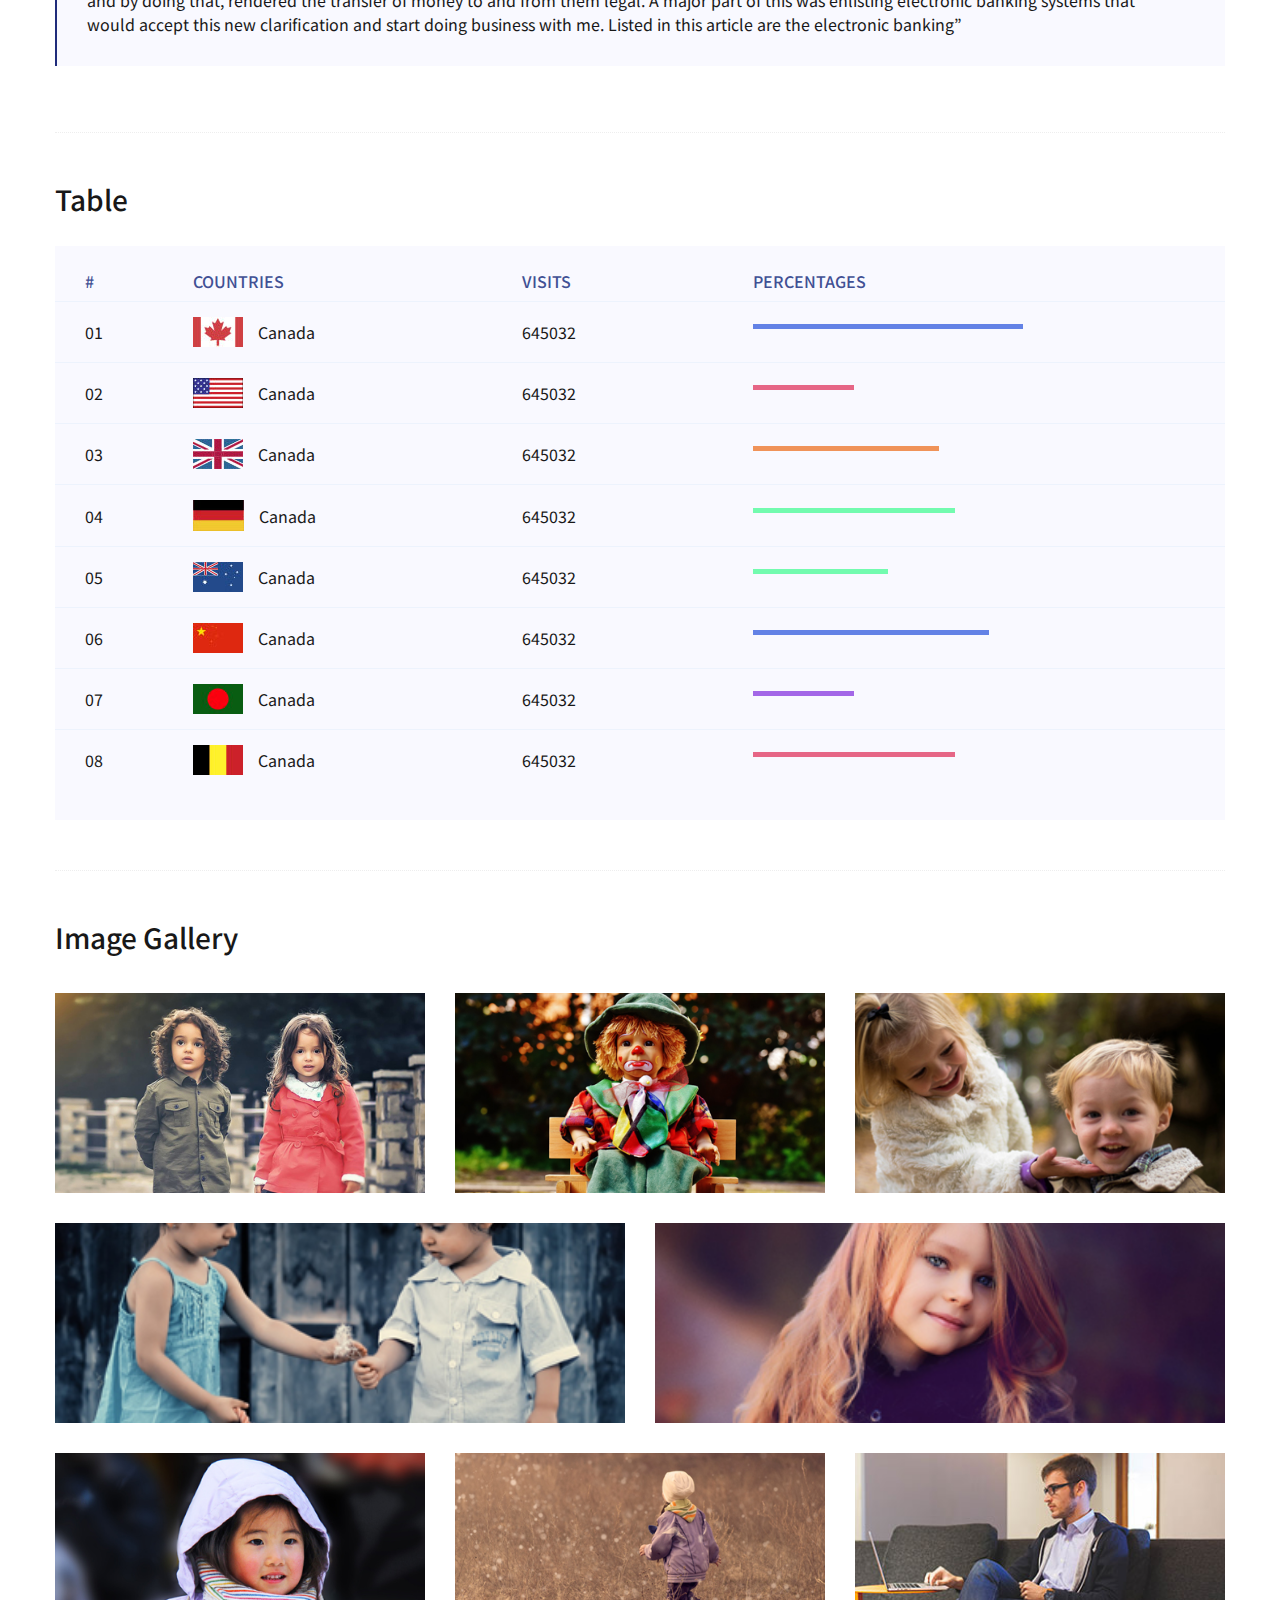
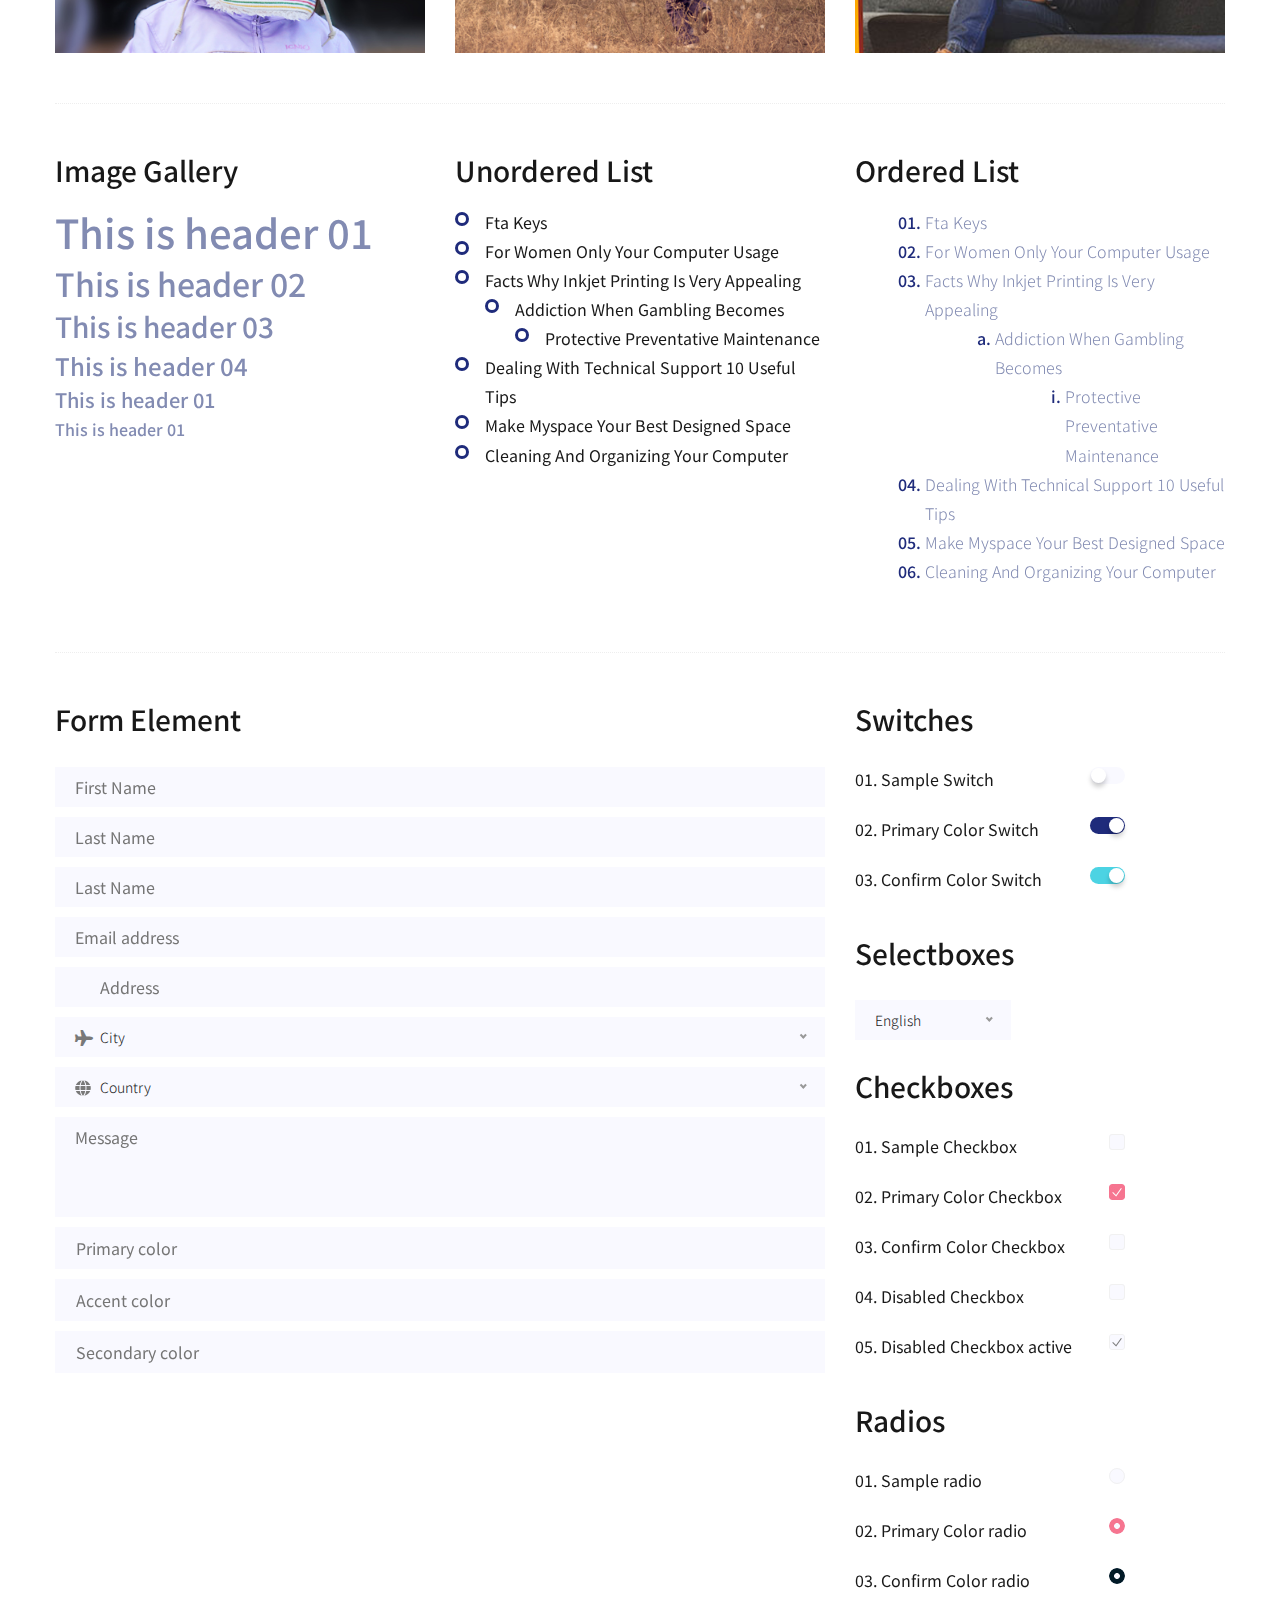
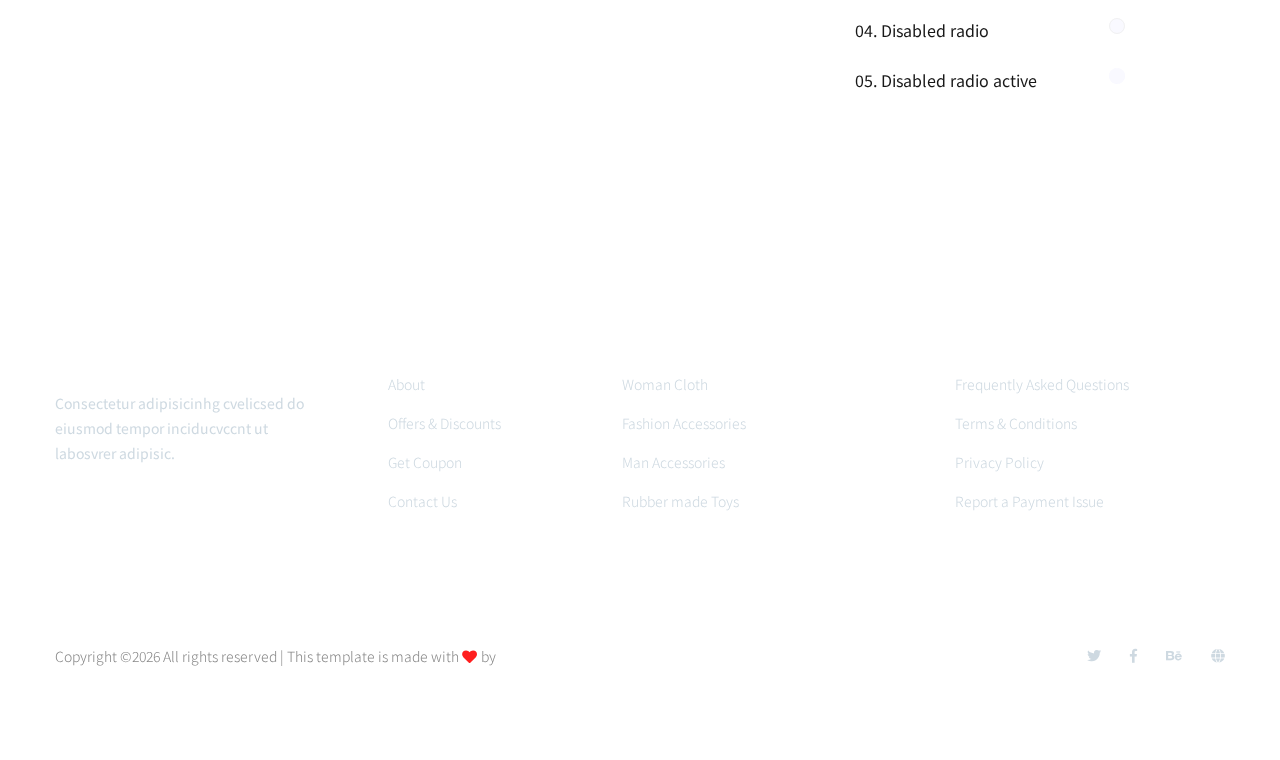
<file: elements.html>
<!doctype html>
<html class="no-js" lang="zxx">
<head>
	<meta charset="utf-8">
	<meta http-equiv="x-ua-compatible" content="ie=edge">
    <title> Architects | Template </title>
	<meta name="description" content="">
	<meta name="viewport" content="width=device-width, initial-scale=1">
	<link rel="shortcut icon" type="image/x-icon" href="assets/img/favicon.ico">

 	<!-- CSS here -->
	<link rel="stylesheet" href="assets/css/bootstrap.min.css">
	<link rel="stylesheet" href="assets/css/owl.carousel.min.css">
	<link rel="stylesheet" href="assets/css/slicknav.css">
	<link rel="stylesheet" href="assets/css/animate.min.css">
	<link rel="stylesheet" href="assets/css/hamburgers.min.css">
	<link rel="stylesheet" href="assets/css/magnific-popup.css">
	<link rel="stylesheet" href="assets/css/fontawesome-all.min.css">
	<link rel="stylesheet" href="assets/css/themify-icons.css">
	<link rel="stylesheet" href="assets/css/slick.css">
	<link rel="stylesheet" href="assets/css/nice-select.css">
	<link rel="stylesheet" href="assets/css/style.css">
</head>
<body>
    <!--? Preloader Start -->
    <div id="preloader-active">
        <div class="preloader d-flex align-items-center justify-content-center">
            <div class="preloader-inner position-relative">
                <div class="preloader-circle"></div>
                <div class="preloader-img pere-text">
                    <img src="assets/img/logo/loder.png" alt="">
                </div>
            </div>
        </div>
    </div>
    <!-- Preloader Start -->
    <header>
        <!--? Header Start -->
        <div class="header-area header-transparent">
            <div class="main-header header-sticky">
                <div class="container-fluid">
                    <div class="row align-items-center">
                        <!-- Logo -->
                        <div class="col-xl-2 col-lg-2 col-md-1">
                            <div class="logo">
                                <a href="index.html"><img src="assets/img/logo/logo.png" alt=""></a>
                            </div>
                        </div>
                        <div class="col-xl-9 col-lg-10">
							<div class="main-menu black-menu menu-bg-white d-none d-lg-block">
								<div class="hamburger hamburger--collapse">
									<div class="hamburger-box">
										<div class="hamburger-inner"></div>
									</div>
								</div>
								<nav class="hamburger-menu">
									<ul id="navigation">
										<li><a href="index.html">Home</a></li>
										<li><a href="about.html">About</a></li>
										<li><a href="services.html">Services</a></li>
										<li><a href="project.html">Project</a></li>
										<li>
											<a href="blog.html">Blog</a>
											<ul class="submenu">
                                                <li><a href="blog.html">Blog</a></li>
                                                <li><a href="blog_details.html">Blog Details</a></li>
                                                <li><a href="elements.html">Element</a></li>
											</ul>
										</li>
										<li><a href="contact.html">contact</a></li>
									</ul>
								</nav>
							</div>
						</div>
                        <!-- Mobile Menu -->
                        <div class="col-12">
                            <div class="mobile_menu d-block d-lg-none"></div>
                        </div>
                    </div>
                </div>
            </div>
        </div>
        <!-- Header End -->
    </header>
	<main>
        <!--? Hero Start -->
        <div class="slider-area2">
            <div class="slider-height2 d-flex align-items-center">
                <div class="container">
                    <div class="row">
                        <div class="col-xl-12">
                            <div class="hero-cap hero-cap2 pt-70 text-center">
                                <h2>Elements</h2>
                            </div>
                        </div>
                    </div>
                </div>
            </div>
        </div>
        <!-- Hero End -->
		<!--? Start Sample Area -->
		<section class="sample-text-area">
			<div class="container box_1170">
				<h3 class="text-heading">Text Sample</h3>
				<p class="sample-text">
					Every avid independent filmmaker has <b>Bold</b> about making that <i>Italic</i> interest documentary,
					or short
					film to show off their creative prowess. Many have great ideas and want to “wow”
					the<sup>Superscript</sup> scene,
					or video renters with their big project. But once you have the<sub>Subscript</sub> “in the can” (no easy
					feat), how
					do you move from a <del>Strike</del> through of master DVDs with the <u>“Underline”</u> marked
					hand-written title
					inside a secondhand CD case, to a pile of cardboard boxes full of shiny new, retail-ready DVDs, with UPC
					barcodes
					and polywrap sitting on your doorstep? You need to create eye-popping artwork and have your project
					replicated.
					Using a reputable full service DVD Replication company like PacificDisc, Inc. to partner with is
					certainly a
					helpful option to ensure a professional end result, but to help with your DVD replication project, here
					are 4 easy
					steps to follow for good DVD replication results:
	
				</p>
			</div>
		</section>
		<!-- End Sample Area -->
		<!--? Start Button -->
		<section class="button-area">
			<div class="container box_1170 border-top-generic">
				<h3 class="text-heading">Sample Buttons</h3>
				<div class="button-group-area">
					<a href="#" class="genric-btn default">Default</a>
					<a href="#" class="genric-btn primary">Primary</a>
					<a href="#" class="genric-btn success">Success</a>
					<a href="#" class="genric-btn info">Info</a>
					<a href="#" class="genric-btn warning">Warning</a>
					<a href="#" class="genric-btn danger">Danger</a>
					<a href="#" class="genric-btn link">Link</a>
					<a href="#" class="genric-btn disable">Disable</a>
				</div>
				<div class="button-group-area mt-10">
					<a href="#" class="genric-btn default-border">Default</a>
					<a href="#" class="genric-btn primary-border">Primary</a>
					<a href="#" class="genric-btn success-border">Success</a>
					<a href="#" class="genric-btn info-border">Info</a>
					<a href="#" class="genric-btn warning-border">Warning</a>
					<a href="#" class="genric-btn danger-border">Danger</a>
					<a href="#" class="genric-btn link-border">Link</a>
					<a href="#" class="genric-btn disable">Disable</a>
				</div>
				<div class="button-group-area mt-40">
					<a href="#" class="genric-btn default radius">Default</a>
					<a href="#" class="genric-btn primary radius">Primary</a>
					<a href="#" class="genric-btn success radius">Success</a>
					<a href="#" class="genric-btn info radius">Info</a>
					<a href="#" class="genric-btn warning radius">Warning</a>
					<a href="#" class="genric-btn danger radius">Danger</a>
					<a href="#" class="genric-btn link radius">Link</a>
					<a href="#" class="genric-btn disable radius">Disable</a>
				</div>
				<div class="button-group-area mt-10">
					<a href="#" class="genric-btn default-border radius">Default</a>
					<a href="#" class="genric-btn primary-border radius">Primary</a>
					<a href="#" class="genric-btn success-border radius">Success</a>
					<a href="#" class="genric-btn info-border radius">Info</a>
					<a href="#" class="genric-btn warning-border radius">Warning</a>
					<a href="#" class="genric-btn danger-border radius">Danger</a>
					<a href="#" class="genric-btn link-border radius">Link</a>
					<a href="#" class="genric-btn disable radius">Disable</a>
				</div>
				<div class="button-group-area mt-40">
					<a href="#" class="genric-btn default circle">Default</a>
					<a href="#" class="genric-btn primary circle">Primary</a>
					<a href="#" class="genric-btn success circle">Success</a>
					<a href="#" class="genric-btn info circle">Info</a>
					<a href="#" class="genric-btn warning circle">Warning</a>
					<a href="#" class="genric-btn danger circle">Danger</a>
					<a href="#" class="genric-btn link circle">Link</a>
					<a href="#" class="genric-btn disable circle">Disable</a>
				</div>
				<div class="button-group-area mt-10">
					<a href="#" class="genric-btn default-border circle">Default</a>
					<a href="#" class="genric-btn primary-border circle">Primary</a>
					<a href="#" class="genric-btn success-border circle">Success</a>
					<a href="#" class="genric-btn info-border circle">Info</a>
					<a href="#" class="genric-btn warning-border circle">Warning</a>
					<a href="#" class="genric-btn danger-border circle">Danger</a>
					<a href="#" class="genric-btn link-border circle">Link</a>
					<a href="#" class="genric-btn disable circle">Disable</a>
				</div>
				<div class="button-group-area mt-40">
					<a href="#" class="genric-btn default circle arrow">Default<span class="lnr lnr-arrow-right"></span></a>
					<a href="#" class="genric-btn primary circle arrow">Primary<span class="lnr lnr-arrow-right"></span></a>
					<a href="#" class="genric-btn success circle arrow">Success<span class="lnr lnr-arrow-right"></span></a>
					<a href="#" class="genric-btn info circle arrow">Info<span class="lnr lnr-arrow-right"></span></a>
					<a href="#" class="genric-btn warning circle arrow">Warning<span class="lnr lnr-arrow-right"></span></a>
					<a href="#" class="genric-btn danger circle arrow">Danger<span class="lnr lnr-arrow-right"></span></a>
				</div>
				<div class="button-group-area mt-10">
					<a href="#" class="genric-btn default-border circle arrow">Default<span
							class="lnr lnr-arrow-right"></span></a>
					<a href="#" class="genric-btn primary-border circle arrow">Primary<span
							class="lnr lnr-arrow-right"></span></a>
					<a href="#" class="genric-btn success-border circle arrow">Success<span
							class="lnr lnr-arrow-right"></span></a>
					<a href="#" class="genric-btn info-border circle arrow">Info<span
							class="lnr lnr-arrow-right"></span></a>
					<a href="#" class="genric-btn warning-border circle arrow">Warning<span
							class="lnr lnr-arrow-right"></span></a>
					<a href="#" class="genric-btn danger-border circle arrow">Danger<span
							class="lnr lnr-arrow-right"></span></a>
				</div>
				<div class="button-group-area mt-40">
					<a href="#" class="genric-btn primary e-large">Extra Large</a>
					<a href="#" class="genric-btn success large">Large</a>
					<a href="#" class="genric-btn primary">Default</a>
					<a href="#" class="genric-btn success medium">Medium</a>
					<a href="#" class="genric-btn primary small">Small</a>
				</div>
				<div class="button-group-area mt-10">
					<a href="#" class="genric-btn primary-border e-large">Extra Large</a>
					<a href="#" class="genric-btn success-border large">Large</a>
					<a href="#" class="genric-btn primary-border">Default</a>
					<a href="#" class="genric-btn success-border medium">Medium</a>
					<a href="#" class="genric-btn primary-border small">Small</a>
				</div>
			</div>
		</section>
		<!-- End Button -->
		<!--? Start Align Area -->
		<div class="whole-wrap">
			<div class="container box_1170">
				<div class="section-top-border">
					<h3 class="mb-30">Left Aligned</h3>
					<div class="row">
						<div class="col-md-3">
							<img src="assets/img/elements/d.jpg" alt="" class="img-fluid">
						</div>
						<div class="col-md-9 mt-sm-20">
							<p>Recently, the US Federal government banned online casinos from operating in America by making
								it illegal to
								transfer money to them through any US bank or payment system. As a result of this law, most
								of the popular
								online casino networks such as Party Gaming and PlayTech left the United States. Overnight,
								online casino
								players found themselves being chased by the Federal government. But, after a fortnight, the
								online casino
								industry came up with a solution and new online casinos started taking root. These began to
								operate under a
								different business umbrella, and by doing that, rendered the transfer of money to and from
								them legal. A major
								part of this was enlisting electronic banking systems that would accept this new
								clarification and start doing
								business with me. Listed in this article are the electronic banking systems that accept
								players from the United
								States that wish to play in online casinos.</p>
						</div>
					</div>
				</div>
				<div class="section-top-border text-right">
					<h3 class="mb-30">Right Aligned</h3>
					<div class="row">
						<div class="col-md-9">
							<p class="text-right">Over time, even the most sophisticated, memory packed computer can begin
								to run slow if we
								don’t do something to prevent it. The reason why has less to do with how computers are made
								and how they age and
								more to do with the way we use them. You see, all of the daily tasks that we do on our PC
								from running programs
								to downloading and deleting software can make our computer sluggish. To keep this from
								happening, you need to
								understand the reasons why your PC is getting slower and do something to keep your PC
								running at its best. You
								can do this through regular maintenance and PC performance optimization programs</p>
							<p class="text-right">Before we discuss all of the things that could be affecting your PC’s
								performance, let’s
								talk a little about what symptoms</p>
						</div>
						<div class="col-md-3">
							<img src="assets/img/elements/d.jpg" alt="" class="img-fluid">
						</div>
					</div>
				</div>
				<div class="section-top-border">
					<h3 class="mb-30">Definition</h3>
					<div class="row">
						<div class="col-md-4">
							<div class="single-defination">
								<h4 class="mb-20">Definition 01</h4>
								<p>Recently, the US Federal government banned online casinos from operating in America by
									making it illegal to
									transfer money to them through any US bank or payment system. As a result of this law,
									most of the popular
									online casino networks</p>
							</div>
						</div>
						<div class="col-md-4">
							<div class="single-defination">
								<h4 class="mb-20">Definition 02</h4>
								<p>Recently, the US Federal government banned online casinos from operating in America by
									making it illegal to
									transfer money to them through any US bank or payment system. As a result of this law,
									most of the popular
									online casino networks</p>
							</div>
						</div>
						<div class="col-md-4">
							<div class="single-defination">
								<h4 class="mb-20">Definition 03</h4>
								<p>Recently, the US Federal government banned online casinos from operating in America by
									making it illegal to
									transfer money to them through any US bank or payment system. As a result of this law,
									most of the popular
									online casino networks</p>
							</div>
						</div>
					</div>
				</div>
				<div class="section-top-border">
					<h3 class="mb-30">Block Quotes</h3>
					<div class="row">
						<div class="col-lg-12">
							<blockquote class="generic-blockquote">
								“Recently, the US Federal government banned online casinos from operating in America by
								making it illegal to
								transfer money to them through any US bank or payment system. As a result of this law, most
								of the popular
								online casino networks such as Party Gaming and PlayTech left the United States. Overnight,
								online casino
								players found themselves being chased by the Federal government. But, after a fortnight, the
								online casino
								industry came up with a solution and new online casinos started taking root. These began to
								operate under a
								different business umbrella, and by doing that, rendered the transfer of money to and from
								them legal. A major
								part of this was enlisting electronic banking systems that would accept this new
								clarification and start doing
								business with me. Listed in this article are the electronic banking”
							</blockquote>
						</div>
					</div>
				</div>
				<div class="section-top-border">
					<h3 class="mb-30">Table</h3>
					<div class="progress-table-wrap">
						<div class="progress-table">
							<div class="table-head">
								<div class="serial">#</div>
								<div class="country">Countries</div>
								<div class="visit">Visits</div>
								<div class="percentage">Percentages</div>
							</div>
							<div class="table-row">
								<div class="serial">01</div>
								<div class="country"> <img src="assets/img/elements/f1.jpg" alt="flag">Canada</div>
								<div class="visit">645032</div>
								<div class="percentage">
									<div class="progress">
										<div class="progress-bar color-1" role="progressbar" style="width: 80%"
											aria-valuenow="80" aria-valuemin="0" aria-valuemax="100"></div>
									</div>
								</div>
							</div>
							<div class="table-row">
								<div class="serial">02</div>
								<div class="country"> <img src="assets/img/elements/f2.jpg" alt="flag">Canada</div>
								<div class="visit">645032</div>
								<div class="percentage">
									<div class="progress">
										<div class="progress-bar color-2" role="progressbar" style="width: 30%"
											aria-valuenow="30" aria-valuemin="0" aria-valuemax="100"></div>
									</div>
								</div>
							</div>
							<div class="table-row">
								<div class="serial">03</div>
								<div class="country"> <img src="assets/img/elements/f3.jpg" alt="flag">Canada</div>
								<div class="visit">645032</div>
								<div class="percentage">
									<div class="progress">
										<div class="progress-bar color-3" role="progressbar" style="width: 55%"
											aria-valuenow="55" aria-valuemin="0" aria-valuemax="100"></div>
									</div>
								</div>
							</div>
							<div class="table-row">
								<div class="serial">04</div>
								<div class="country"> <img src="assets/img/elements/f4.jpg" alt="flag">Canada</div>
								<div class="visit">645032</div>
								<div class="percentage">
									<div class="progress">
										<div class="progress-bar color-4" role="progressbar" style="width: 60%"
											aria-valuenow="60" aria-valuemin="0" aria-valuemax="100"></div>
									</div>
								</div>
							</div>
							<div class="table-row">
								<div class="serial">05</div>
								<div class="country"> <img src="assets/img/elements/f5.jpg" alt="flag">Canada</div>
								<div class="visit">645032</div>
								<div class="percentage">
									<div class="progress">
										<div class="progress-bar color-5" role="progressbar" style="width: 40%"
											aria-valuenow="40" aria-valuemin="0" aria-valuemax="100"></div>
									</div>
								</div>
							</div>
							<div class="table-row">
								<div class="serial">06</div>
								<div class="country"> <img src="assets/img/elements/f6.jpg" alt="flag">Canada</div>
								<div class="visit">645032</div>
								<div class="percentage">
									<div class="progress">
										<div class="progress-bar color-6" role="progressbar" style="width: 70%"
											aria-valuenow="70" aria-valuemin="0" aria-valuemax="100"></div>
									</div>
								</div>
							</div>
							<div class="table-row">
								<div class="serial">07</div>
								<div class="country"> <img src="assets/img/elements/f7.jpg" alt="flag">Canada</div>
								<div class="visit">645032</div>
								<div class="percentage">
									<div class="progress">
										<div class="progress-bar color-7" role="progressbar" style="width: 30%"
											aria-valuenow="30" aria-valuemin="0" aria-valuemax="100"></div>
									</div>
								</div>
							</div>
							<div class="table-row">
								<div class="serial">08</div>
								<div class="country"> <img src="assets/img/elements/f8.jpg" alt="flag">Canada</div>
								<div class="visit">645032</div>
								<div class="percentage">
									<div class="progress">
										<div class="progress-bar color-8" role="progressbar" style="width: 60%"
											aria-valuenow="60" aria-valuemin="0" aria-valuemax="100"></div>
									</div>
								</div>
							</div>
						</div>
					</div>
				</div>
				<div class="section-top-border">
					<h3>Image Gallery</h3>
					<div class="row gallery-item">
						<div class="col-md-4">
							<a href="assets/img/elements/g1.jpg" class="img-pop-up">
								<div class="single-gallery-image" style="background: url(assets/img/elements/g1.jpg);"></div>
							</a>
						</div>
						<div class="col-md-4">
							<a href="assets/img/elements/g2.jpg" class="img-pop-up">
								<div class="single-gallery-image" style="background: url(assets/img/elements/g2.jpg);"></div>
							</a>
						</div>
						<div class="col-md-4">
							<a href="assets/img/elements/g3.jpg" class="img-pop-up">
								<div class="single-gallery-image" style="background: url(assets/img/elements/g3.jpg);"></div>
							</a>
						</div>
						<div class="col-md-6">
							<a href="assets/img/elements/g4.jpg" class="img-pop-up">
								<div class="single-gallery-image" style="background: url(assets/img/elements/g4.jpg);"></div>
							</a>
						</div>
						<div class="col-md-6">
							<a href="assets/img/elements/g5.jpg" class="img-pop-up">
								<div class="single-gallery-image" style="background: url(assets/img/elements/g5.jpg);"></div>
							</a>
						</div>
						<div class="col-md-4">
							<a href="assets/img/elements/g6.jpg" class="img-pop-up">
								<div class="single-gallery-image" style="background: url(assets/img/elements/g6.jpg);"></div>
							</a>
						</div>
						<div class="col-md-4">
							<a href="assets/img/elements/g7.jpg" class="img-pop-up">
								<div class="single-gallery-image" style="background: url(assets/img/elements/g7.jpg);"></div>
							</a>
						</div>
						<div class="col-md-4">
							<a href="assets/img/elements/g8.jpg" class="img-pop-up">
								<div class="single-gallery-image" style="background: url(assets/img/elements/g8.jpg);"></div>
							</a>
						</div>
					</div>
				</div>
				<div class="section-top-border">
					<div class="row">
						<div class="col-md-4">
							<h3 class="mb-20">Image Gallery</h3>
							<div class="typography">
								<h1>This is header 01</h1>
								<h2>This is header 02</h2>
								<h3>This is header 03</h3>
								<h4>This is header 04</h4>
								<h5>This is header 01</h5>
								<h6>This is header 01</h6>
							</div>
						</div>
						<div class="col-md-4 mt-sm-30">
							<h3 class="mb-20">Unordered List</h3>
							<div class="">
								<ul class="unordered-list">
									<li>Fta Keys</li>
									<li>For Women Only Your Computer Usage</li>
									<li>Facts Why Inkjet Printing Is Very Appealing
										<ul>
											<li>Addiction When Gambling Becomes
												<ul>
													<li>Protective Preventative Maintenance</li>
												</ul>
											</li>
										</ul>
									</li>
									<li>Dealing With Technical Support 10 Useful Tips</li>
									<li>Make Myspace Your Best Designed Space</li>
									<li>Cleaning And Organizing Your Computer</li>
								</ul>
							</div>
						</div>
						<div class="col-md-4 mt-sm-30">
							<h3 class="mb-20">Ordered List</h3>
							<div class="">
								<ol class="ordered-list">
									<li><span>Fta Keys</span></li>
									<li><span>For Women Only Your Computer Usage</span></li>
									<li><span>Facts Why Inkjet Printing Is Very Appealing</span>
										<ol class="ordered-list-alpha">
											<li><span>Addiction When Gambling Becomes</span>
												<ol class="ordered-list-roman">
													<li><span>Protective Preventative Maintenance</span></li>
												</ol>
											</li>
										</ol>
									</li>
									<li><span>Dealing With Technical Support 10 Useful Tips</span></li>
									<li><span>Make Myspace Your Best Designed Space</span></li>
									<li><span>Cleaning And Organizing Your Computer</span></li>
								</ol>
							</div>
						</div>
					</div>
				</div>
				<div class="section-top-border">
					<div class="row">
						<div class="col-lg-8 col-md-8">
							<h3 class="mb-30">Form Element</h3>
							<form action="#">
								<div class="mt-10">
									<input type="text" name="first_name" placeholder="First Name"
										onfocus="this.placeholder = ''" onblur="this.placeholder = 'First Name'" required
										class="single-input">
								</div>
								<div class="mt-10">
									<input type="text" name="last_name" placeholder="Last Name"
										onfocus="this.placeholder = ''" onblur="this.placeholder = 'Last Name'" required
										class="single-input">
								</div>
								<div class="mt-10">
									<input type="text" name="last_name" placeholder="Last Name"
										onfocus="this.placeholder = ''" onblur="this.placeholder = 'Last Name'" required
										class="single-input">
								</div>
								<div class="mt-10">
									<input type="email" name="EMAIL" placeholder="Email address"
										onfocus="this.placeholder = ''" onblur="this.placeholder = 'Email address'" required
										class="single-input">
								</div>
								<div class="input-group-icon mt-10">
									<div class="icon"><i class="fa fa-thumb-tack" aria-hidden="true"></i></div>
									<input type="text" name="address" placeholder="Address" onfocus="this.placeholder = ''"
										onblur="this.placeholder = 'Address'" required class="single-input">
								</div>
								<div class="input-group-icon mt-10">
									<div class="icon"><i class="fa fa-plane" aria-hidden="true"></i></div>
									<div class="form-select" id="default-select"">
												<select>
													<option value=" 1">City</option>
										<option value="1">Dhaka</option>
										<option value="1">Dilli</option>
										<option value="1">Newyork</option>
										<option value="1">Islamabad</option>
										</select>
									</div>
								</div>
								<div class="input-group-icon mt-10">
									<div class="icon"><i class="fa fa-globe" aria-hidden="true"></i></div>
									<div class="form-select" id="default-select"">
												<select>
													<option value=" 1">Country</option>
										<option value="1">Bangladesh</option>
										<option value="1">India</option>
										<option value="1">England</option>
										<option value="1">Srilanka</option>
										</select>
									</div>
								</div>
	
								<div class="mt-10">
									<textarea class="single-textarea" placeholder="Message" onfocus="this.placeholder = ''"
										onblur="this.placeholder = 'Message'" required></textarea>
								</div>
								<div class="mt-10">
									<input type="text" name="first_name" placeholder="Primary color"
										onfocus="this.placeholder = ''" onblur="this.placeholder = 'Primary color'" required
										class="single-input-primary">
								</div>
								<div class="mt-10">
									<input type="text" name="first_name" placeholder="Accent color"
										onfocus="this.placeholder = ''" onblur="this.placeholder = 'Accent color'" required
										class="single-input-accent">
								</div>
								<div class="mt-10">
									<input type="text" name="first_name" placeholder="Secondary color"
										onfocus="this.placeholder = ''" onblur="this.placeholder = 'Secondary color'"
										required class="single-input-secondary">
								</div>
							</form>
						</div>
						<div class="col-lg-3 col-md-4 mt-sm-30">
							<div class="single-element-widget">
								<h3 class="mb-30">Switches</h3>
								<div class="switch-wrap d-flex justify-content-between">
									<p>01. Sample Switch</p>
									<div class="primary-switch">
										<input type="checkbox" id="default-switch">
										<label for="default-switch"></label>
									</div>
								</div>
								<div class="switch-wrap d-flex justify-content-between">
									<p>02. Primary Color Switch</p>
									<div class="primary-switch">
										<input type="checkbox" id="primary-switch" checked>
										<label for="primary-switch"></label>
									</div>
								</div>
								<div class="switch-wrap d-flex justify-content-between">
									<p>03. Confirm Color Switch</p>
									<div class="confirm-switch">
										<input type="checkbox" id="confirm-switch" checked>
										<label for="confirm-switch"></label>
									</div>
								</div>
							</div>
							<div class="single-element-widget mt-30">
								<h3 class="mb-30">Selectboxes</h3>
								<div class="default-select" id="default-select"">
											<select>
												<option value=" 1">English</option>
									<option value="1">Spanish</option>
									<option value="1">Arabic</option>
									<option value="1">Portuguise</option>
									<option value="1">Bengali</option>
									</select>
								</div>
							</div>
							<div class="single-element-widget mt-30">
								<h3 class="mb-30">Checkboxes</h3>
								<div class="switch-wrap d-flex justify-content-between">
									<p>01. Sample Checkbox</p>
									<div class="primary-checkbox">
										<input type="checkbox" id="default-checkbox">
										<label for="default-checkbox"></label>
									</div>
								</div>
								<div class="switch-wrap d-flex justify-content-between">
									<p>02. Primary Color Checkbox</p>
									<div class="primary-checkbox">
										<input type="checkbox" id="primary-checkbox" checked>
										<label for="primary-checkbox"></label>
									</div>
								</div>
								<div class="switch-wrap d-flex justify-content-between">
									<p>03. Confirm Color Checkbox</p>
									<div class="confirm-checkbox">
										<input type="checkbox" id="confirm-checkbox">
										<label for="confirm-checkbox"></label>
									</div>
								</div>
								<div class="switch-wrap d-flex justify-content-between">
									<p>04. Disabled Checkbox</p>
									<div class="disabled-checkbox">
										<input type="checkbox" id="disabled-checkbox" disabled>
										<label for="disabled-checkbox"></label>
									</div>
								</div>
								<div class="switch-wrap d-flex justify-content-between">
									<p>05. Disabled Checkbox active</p>
									<div class="disabled-checkbox">
										<input type="checkbox" id="disabled-checkbox-active" checked disabled>
										<label for="disabled-checkbox-active"></label>
									</div>
								</div>
							</div>
							<div class="single-element-widget mt-30">
								<h3 class="mb-30">Radios</h3>
								<div class="switch-wrap d-flex justify-content-between">
									<p>01. Sample radio</p>
									<div class="primary-radio">
										<input type="checkbox" id="default-radio">
										<label for="default-radio"></label>
									</div>
								</div>
								<div class="switch-wrap d-flex justify-content-between">
									<p>02. Primary Color radio</p>
									<div class="primary-radio">
										<input type="checkbox" id="primary-radio" checked>
										<label for="primary-radio"></label>
									</div>
								</div>
								<div class="switch-wrap d-flex justify-content-between">
									<p>03. Confirm Color radio</p>
									<div class="confirm-radio">
										<input type="checkbox" id="confirm-radio" checked>
										<label for="confirm-radio"></label>
									</div>
								</div>
								<div class="switch-wrap d-flex justify-content-between">
									<p>04. Disabled radio</p>
									<div class="disabled-radio">
										<input type="checkbox" id="disabled-radio" disabled>
										<label for="disabled-radio"></label>
									</div>
								</div>
								<div class="switch-wrap d-flex justify-content-between">
									<p>05. Disabled radio active</p>
									<div class="disabled-radio">
										<input type="checkbox" id="disabled-radio-active" checked disabled>
										<label for="disabled-radio-active"></label>
									</div>
								</div>
							</div>
						</div>
					</div>
				</div>
			</div>
		</div>
		<!-- End Align Area -->
	</main>
    <footer>
        <!-- Footer Start-->
        <div class="footer-area footer-padding section-bg" data-background="assets/img/gallery/footer_bg.png">
            <div class="container">
                <!-- Footer Top -->
                <div class="footer-top">
                    <div class="row justify-content-between">
                        <div class="col-xl-3 col-lg-3 col-md-5 col-sm-6">
                            <div class="single-footer-caption mb-50">
                                <div class="single-footer-caption mb-30">
                                    <!-- logo -->
                                    <div class="footer-logo">
                                        <a href="index.html"><img src="assets/img/logo/logo2_footer.png" alt=""></a>
                                    </div>
                                    <div class="footer-tittle">
                                        <div class="footer-pera">
                                            <p>Consectetur adipisicinhg cvelicsed do eiusmod tempor inciducvccnt ut labosvrer adipisic.</p>
                                        </div>
                                    </div>
                                </div>
                            </div>
                        </div>
                        <div class="col-xl-2 col-lg-3 col-md-3 col-sm-5">
                            <div class="single-footer-caption mb-50">
                                <div class="footer-tittle">
                                    <h4>Quick Links</h4>
                                    <ul>
                                        <li><a href="#">About</a></li>
                                        <li><a href="#"> Offers & Discounts</a></li>
                                        <li><a href="#"> Get Coupon</a></li>
                                        <li><a href="#">  Contact Us</a></li>
                                    </ul>
                                </div>
                            </div>
                        </div>
                        <div class="col-xl-3 col-lg-3 col-md-4 col-sm-7">
                            <div class="single-footer-caption mb-50">
                                <div class="footer-tittle">
                                    <h4>New Products</h4>
                                    <ul>
                                        <li><a href="#">Woman Cloth</a></li>
                                        <li><a href="#">Fashion Accessories</a></li>
                                        <li><a href="#"> Man Accessories</a></li>
                                        <li><a href="#"> Rubber made Toys</a></li>
                                    </ul>
                                </div>
                            </div>
                        </div>
                        <div class="col-xl-3 col-lg-3 col-md-5 col-sm-7">
                            <div class="single-footer-caption mb-50">
                                <div class="footer-tittle">
                                    <h4>Support</h4>
                                    <ul>
                                        <li><a href="#">Frequently Asked Questions</a></li>
                                        <li><a href="#">Terms & Conditions</a></li>
                                        <li><a href="#">Privacy Policy</a></li>
                                        <li><a href="#">Report a Payment Issue</a></li>
                                    </ul>
                                </div>
                            </div>
                        </div>
                    </div>
                </div>
                <!-- Footer bottom -->
                <div class="footer-bottom">
                    <div class="row">
                        <div class="col-xl-7 col-lg-8 col-md-7">
                            <div class="footer-copy-right">
                                <p><!-- Link back to Colorlib can't be removed. Template is licensed under CC BY 3.0. -->
  Copyright &copy;<script>document.write(new Date().getFullYear());</script> All rights reserved | This template is made with <i class="fa fa-heart" aria-hidden="true"></i> by <a href="https://colorlib.com" target="_blank">Colorlib</a>
  <!-- Link back to Colorlib can't be removed. Template is licensed under CC BY 3.0. --></p>                   
                            </div>
                        </div>
                        <div class="col-xl-5 col-lg-4 col-md-5">
                            <div class="footer-copy-right f-right">
                                <!-- social -->
                                <div class="footer-social">
                                    <a href="#"><i class="fab fa-twitter"></i></a>
                                    <a href="https://www.facebook.com/sai4ull"><i class="fab fa-facebook-f"></i></a>
                                    <a href="#"><i class="fab fa-behance"></i></a>
                                    <a href="#"><i class="fas fa-globe"></i></a>
                                </div>
                            </div>
                        </div>
                    </div>
                </div>
            </div>
        </div>
        <!-- Footer End-->
    </footer>
    <!-- Scroll Up -->
    <div id="back-top" >
        <a title="Go to Top" href="#"> <i class="fas fa-level-up-alt"></i></a>
    </div>
      <!-- JS here -->

      <script src="./assets/js/vendor/modernizr-3.5.0.min.js"></script>
      <!-- Jquery, Popper, Bootstrap -->
      <script src="./assets/js/vendor/jquery-1.12.4.min.js"></script>
      <script src="./assets/js/popper.min.js"></script>
      <script src="./assets/js/bootstrap.min.js"></script>
      <!-- Jquery Mobile Menu -->
      <script src="./assets/js/jquery.slicknav.min.js"></script>

      <!-- Jquery Slick , Owl-Carousel Plugins -->
      <script src="./assets/js/owl.carousel.min.js"></script>
      <script src="./assets/js/slick.min.js"></script>
      <!-- One Page, Animated-HeadLin -->
      <script src="./assets/js/wow.min.js"></script>
      <script src="./assets/js/animated.headline.js"></script>
      <script src="./assets/js/jquery.magnific-popup.js"></script>

      <!-- Date Picker -->
      <script src="./assets/js/gijgo.min.js"></script>
      <!-- Nice-select, sticky -->
      <script src="./assets/js/jquery.nice-select.min.js"></script>
      <script src="./assets/js/jquery.sticky.js"></script>
      
      <!-- counter , waypoint,Hover Direction -->
      <script src="./assets/js/jquery.counterup.min.js"></script>
      <script src="./assets/js/waypoints.min.js"></script>
      <script src="./assets/js/jquery.countdown.min.js"></script>
      <script src="./assets/js/hover-direction-snake.min.js"></script>

      <!-- contact js -->
      <script src="./assets/js/contact.js"></script>
      <script src="./assets/js/jquery.form.js"></script>
      <script src="./assets/js/jquery.validate.min.js"></script>
      <script src="./assets/js/mail-script.js"></script>
      <script src="./assets/js/jquery.ajaxchimp.min.js"></script>
      
      <!-- Jquery Plugins, main Jquery -->	
      <script src="./assets/js/plugins.js"></script>
      <script src="./assets/js/main.js"></script>
     
	</body>
</html>
</file>
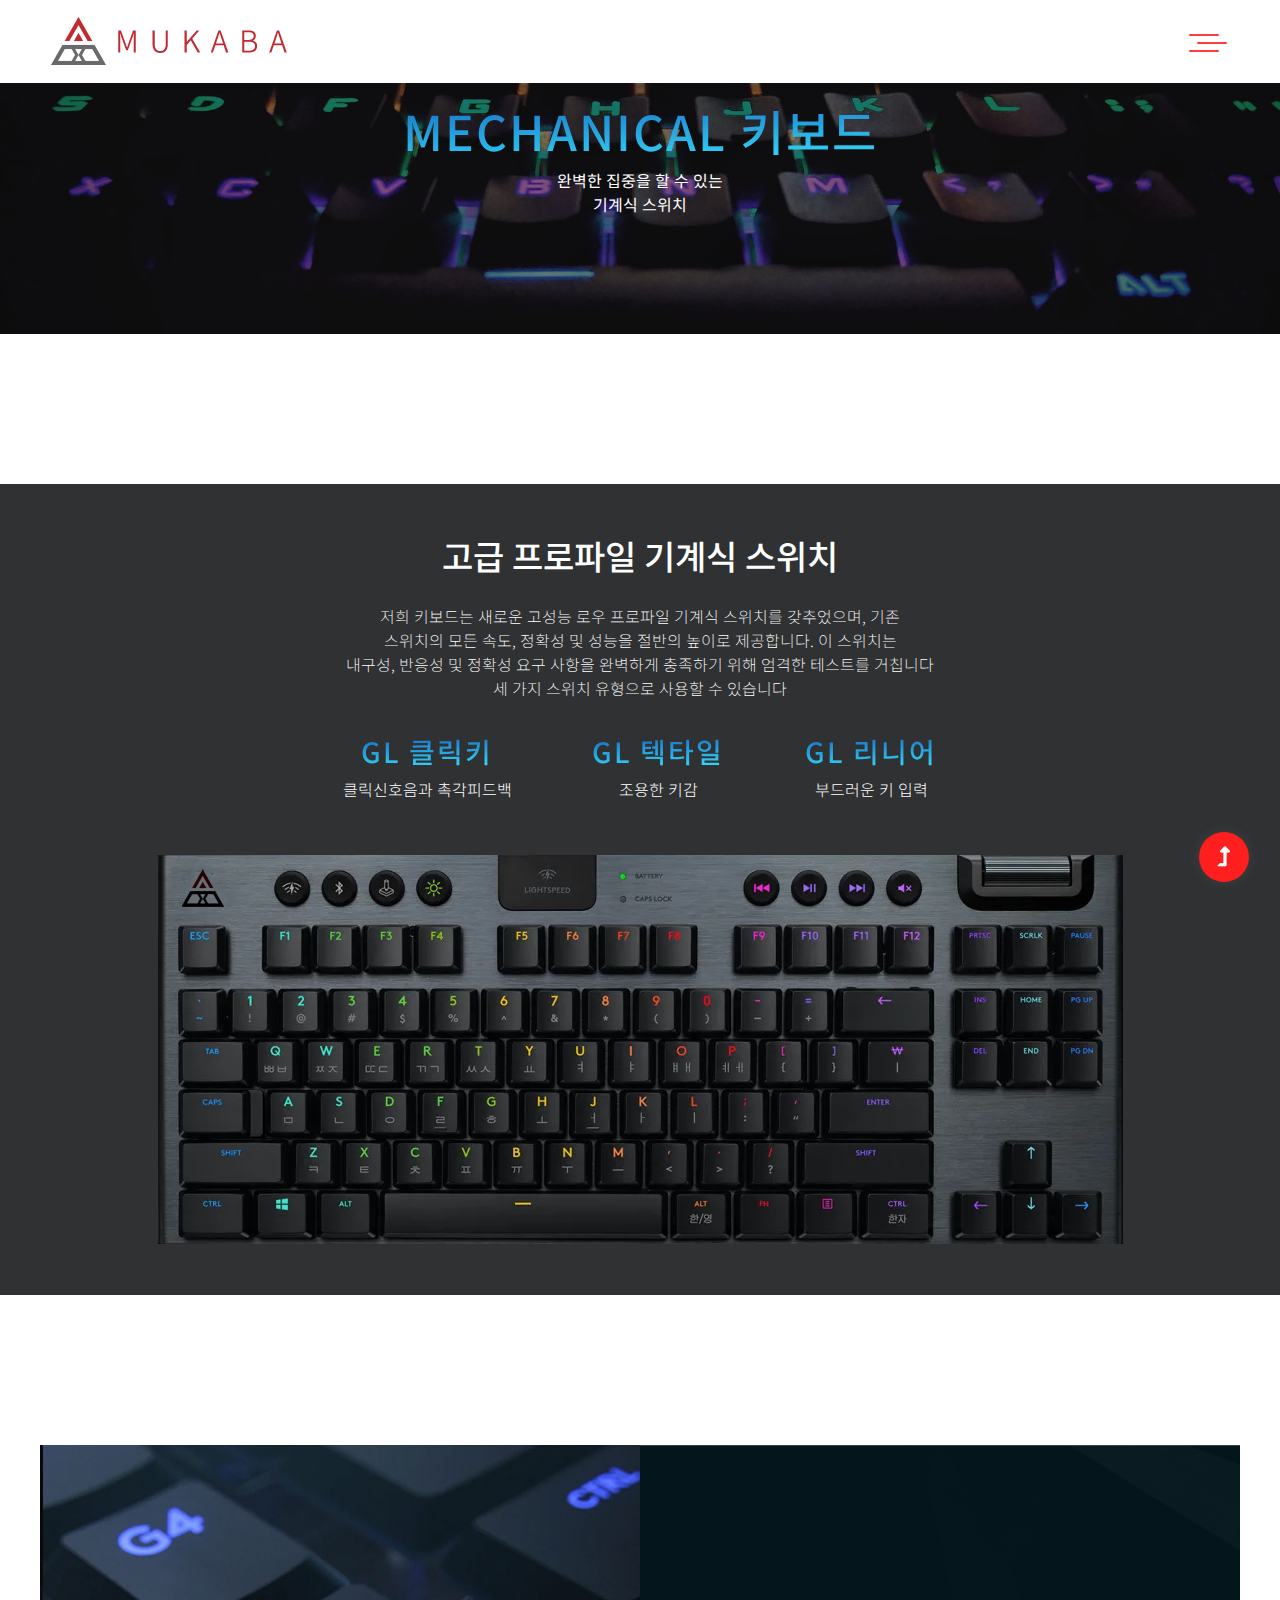
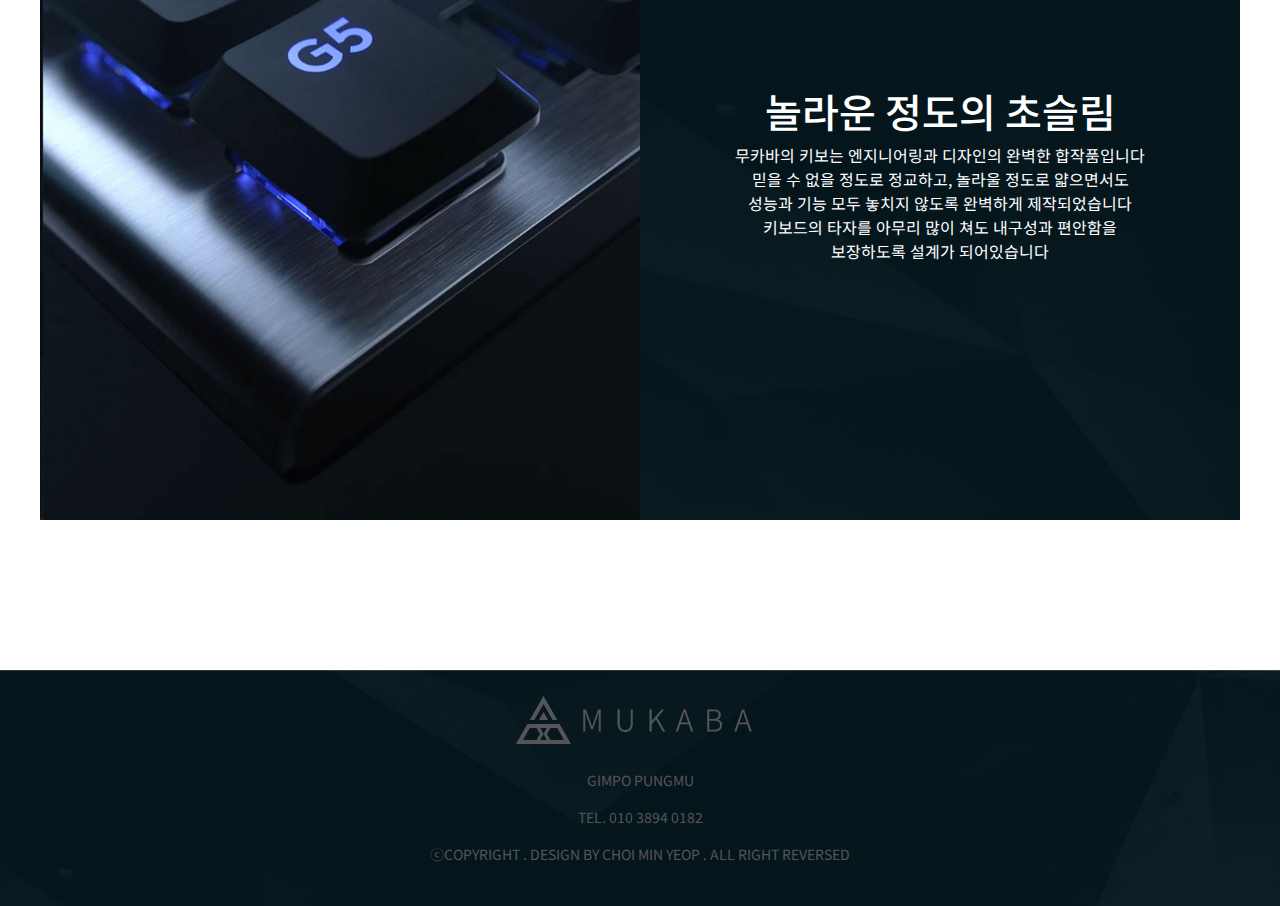
<file: mechanical.html>
<!doctype html>
<html class="no-js" lang="zxx">
<head>
    <meta charset="utf-8">
    <meta http-equiv="x-ua-compatible" content="ie=edge">
    <title>MUKABA</title>
    <meta name="description" content="">
    <meta name="viewport" content="width=device-width, initial-scale=1">
    <link rel="manifest" href="site.webmanifest">
    <link rel="shortcut icon" type="image/x-icon" href="assets/img/favicon.ico">
    <link rel="shortcut icon" href="./assets/img/icon/logo.png">
    <link rel="appletouch icon" href="./assets/img/icon/logo.ico">

	<!-- CSS here -->
	<link rel="stylesheet" href="assets/css/bootstrap.min.css">
	<link rel="stylesheet" href="assets/css/owl.carousel.min.css">
	<link rel="stylesheet" href="assets/css/slicknav.css">
    <link rel="stylesheet" href="assets/css/flaticon.css">
    <link rel="stylesheet" href="assets/css/hamburgers.min.css">
    <link rel="stylesheet" href="assets/css/gijgo.css">
    <link rel="stylesheet" href="assets/css/animate.min.css">
    <link rel="stylesheet" href="assets/css/animated-headline.css">
	<link rel="stylesheet" href="assets/css/magnific-popup.css">
	<link rel="stylesheet" href="assets/css/fontawesome-all.min.css">
	<link rel="stylesheet" href="assets/css/themify-icons.css">
	<link rel="stylesheet" href="assets/css/slick.css">
	<link rel="stylesheet" href="assets/css/nice-select.css">
	<link rel="stylesheet" href="assets/css/style.css">
</head>
<body>
    <!-- ? Preloader Start -->
   
    <!-- Preloader Start -->
    <header>
        <!--? Header Start -->
        <div class="header-area header-transparent">
            <div class="main-header header-sticky">
                <div class="container-fluid">
                    <div class="row align-items-center justify-content-around">
                        <!-- Logo -->
                        <div class="col-xl-2 col-lg-2">
                            <div class="logo pb-10 pt-10">
                                <a href="index.html"><img class="logo-i" src="assets/img/logo/logo.png" alt=""></a>
                                <a href="index.html"><img class="logo-i-m" src="assets/img/logo/m-logo.png" alt=""></a>
                            </div>
                        </div>
                        <div class="col-xl-9 col-lg-10">
							<div class="main-menu black-menu menu-bg-white d-none d-lg-block">
								<div class="hamburger hamburger--collapse">
									<div class="hamburger-box">
										<div class="hamburger-inner"></div>
									</div>
								</div>
								<nav class="hamburger-menu">
									<ul id="navigation">
										<li><a href="index.html">홈</a></li>
										<li><a href="about.html">회사소개</a></li>
										<li>
											<a href="#keyboard">키보드</a>
											<ul class="submenu">
                                                <li><a href="rgb.html">RGB</a></li>
                                                <li><a href="wireless.html">WIRELESS</a></li>
                                                <li><a href="mechanical.html">MECHANICAL</a></li>
                                                <li><a href="standard.html">STANDARD</a></li>
											</ul>
										</li>
										<li><a href="community.html">커뮤니티</a></li>
									</ul>
								</nav>
							</div>
						</div>
                        <!-- Mobile Menu -->
                        <div class="col-12">
                            <div class="mobile_menu d-block d-lg-none"></div>
                        </div>
                    </div>
                </div>
            </div>
        </div>
        <!-- Header End -->
    </header>
    <!-- header end -->
    <main>
        <div class="about-top">
            <div class="mechanical-content">
                <div class="rgb-content-text">
                    <h1><span class="text-animation font-size-m">MECHANICAL 키보드</span></h1>
                    <p>완벽한 집중을 할 수 있는<br>
                    기계식 스위치</p>
                </div>
            </div>
        </div>
        <!-- Hero End -->
        <!--? About Start-->
        <section class="sec-about-keyboard pt-150 pb-150">
            <div class="keyboard-content-box">
                <div class="keyboard-content">
                    <div class="keyboard-content-text-box">
                        <h1>고급 프로파일 기계식 스위치</h1>
                        <p>저희 키보드는 새로운 고성능 로우 프로파일 기계식 스위치를 갖추었으며, 기존<br>
                        스위치의 모든 속도, 정확성 및 성능을 절반의 높이로 제공합니다. 이 스위치는<br>
                        내구성, 반응성 및 정확성 요구 사항을 완벽하게 충족하기 위해 엄격한 테스트를 거칩니다<br>
                        세 가지 스위치 유형으로 사용할 수 있습니다</p>
                        <div class="keyboard-content-text">
                            <div class="keyboard-content-text-1">
                                <h3 class="text-animation">GL 클릭키</h3>
                                <p>클릭신호음과 촉각피드백</p>
                            </div>
                            <div class="keyboard-content-text-1">
                                <h3 class="text-animation">GL 텍타일</h3>
                                <p>조용한 키감</p>
                            </div>
                            <div class="keyboard-content-text-1">
                                <h3 class="text-animation">GL 리니어</h3>
                                <p>부드러운 키 입력</p>
                            </div>
                        </div>
                        
                    </div>
                    <div class="keyboard-content-img">
                        <img src="./assets/img/mechanical/content-block.png" alt="" class="img-scroll">
                    </div>
                </div>
            </div>
        </section>
        <!-- About  End-->
        <!--? All startups Start -->
        <section class="container pb-150">
            <div class="row about-sec2-content">
                <div class="col-md-6 about-sec2-content-img">
                    <img src="./assets/img/about/keyboard-bg.jpg" alt="">
                </div>
                <div class="col-md-6 about-sec2-content-text">
                    <h1>놀라운 정도의 초슬림</h1>
                    <p>무카바의 키보는 엔지니어링과 디자인의 완벽한 합작품입니다<br>
                    믿을 수 없을 정도로 정교하고, 놀라울 정도로 얇으면서도<br>
                    성능과 기능 모두 놓치지 않도록 완벽하게 제작되었습니다<br>
                    키보드의 타자를 아무리 많이 쳐도 내구성과 편안함을<br>
                    보장하도록 설계가 되어있습니다</p>
                </div>
            </div>
        </section>
        <!--All startups End -->
    </main>

    
    <!-- footer -->
    <footer class="wd-100 footer-bg"> 
        <div class="footer-content-box footer-content">
         <div class="footer-logo">
             <img src="./assets/img/gallery/footer-logo 1.png" alt="footerlogo">
         </div>
         <div class="footer-text">
             <p>GIMPO PUNGMU</p>
             <p>TEL. 010 3894 0182</p>
             <p>ⓒCOPYRIGHT . DESIGN BY CHOI MIN YEOP . ALL RIGHT REVERSED</p>
         </div>
     </div>
    </footer>
    <!-- footer-end     -->
        
    <!-- Scroll Up -->
    <div id="back-top" >
        <a title="Go to Top" href="#"> <i class="fas fa-level-up-alt"></i></a>
    </div>

    <!-- JS here -->
    <script src="./assets/js/scroll.js"></script>
    <script src="./assets/js/vendor/modernizr-3.5.0.min.js"></script>
    <!-- Jquery, Popper, Bootstrap -->
    <script src="./assets/js/vendor/jquery-1.12.4.min.js"></script>
    <script src="./assets/js/popper.min.js"></script>
    <script src="./assets/js/bootstrap.min.js"></script>
    <!-- Jquery Mobile Menu -->
    <script src="./assets/js/jquery.slicknav.min.js"></script>

    <!-- Jquery Slick , Owl-Carousel Plugins -->
    <script src="./assets/js/owl.carousel.min.js"></script>
    <script src="./assets/js/slick.min.js"></script>
    <!-- One Page, Animated-HeadLin -->
    <script src="./assets/js/wow.min.js"></script>
    <script src="./assets/js/animated.headline.js"></script>
    <script src="./assets/js/jquery.magnific-popup.js"></script>

    <!-- Date Picker -->
    <script src="./assets/js/gijgo.min.js"></script>
    <!-- Nice-select, sticky -->
    <script src="./assets/js/jquery.nice-select.min.js"></script>
    <script src="./assets/js/jquery.sticky.js"></script>
    
    <!-- counter , waypoint,Hover Direction -->
    <script src="./assets/js/jquery.counterup.min.js"></script>
    <script src="./assets/js/waypoints.min.js"></script>
    <script src="./assets/js/jquery.countdown.min.js"></script>
    <script src="./assets/js/hover-direction-snake.min.js"></script>

    <!-- contact js -->
    <script src="./assets/js/contact.js"></script>
    <script src="./assets/js/jquery.form.js"></script>
    <script src="./assets/js/jquery.validate.min.js"></script>
    <script src="./assets/js/mail-script.js"></script>
    <script src="./assets/js/jquery.ajaxchimp.min.js"></script>
    
    <!-- Jquery Plugins, main Jquery -->	
    <script src="./assets/js/plugins.js"></script>
    <script src="./assets/js/main.js"></script>
    
    </body>
</html>
</file>
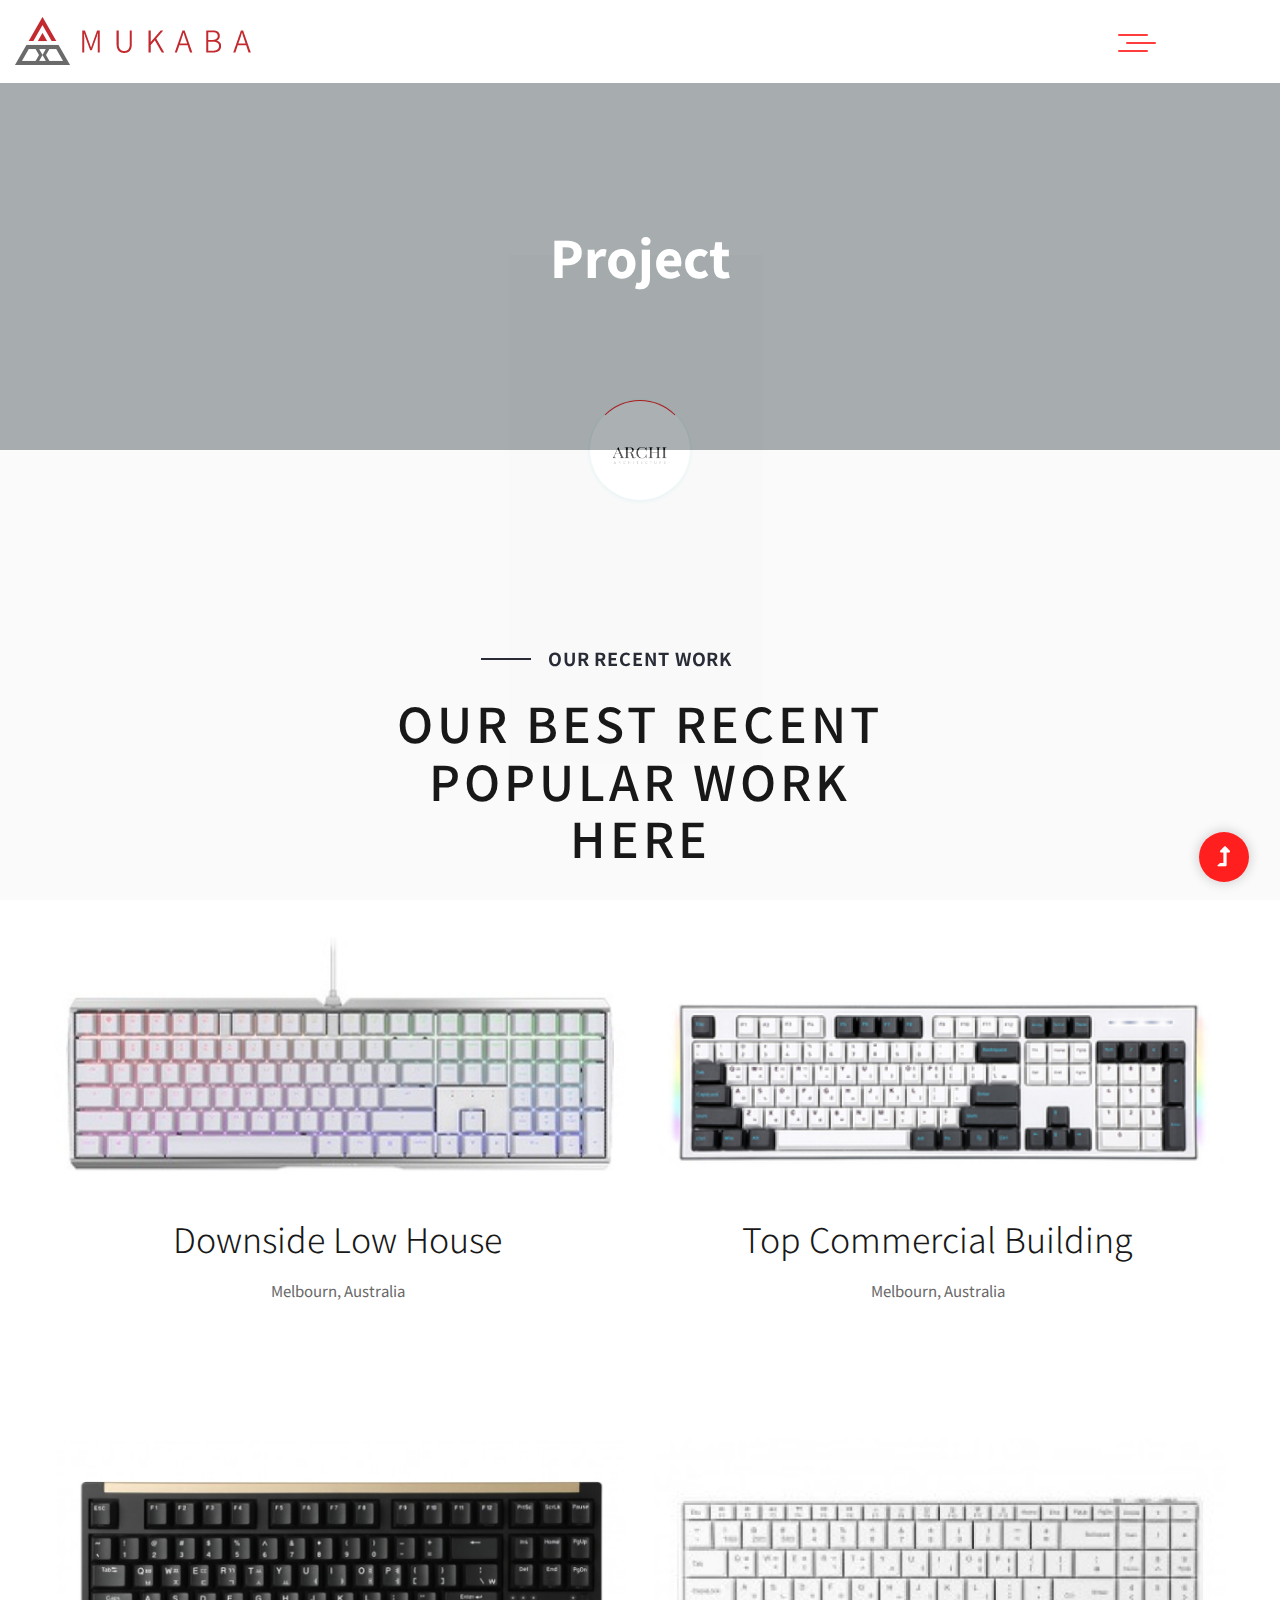
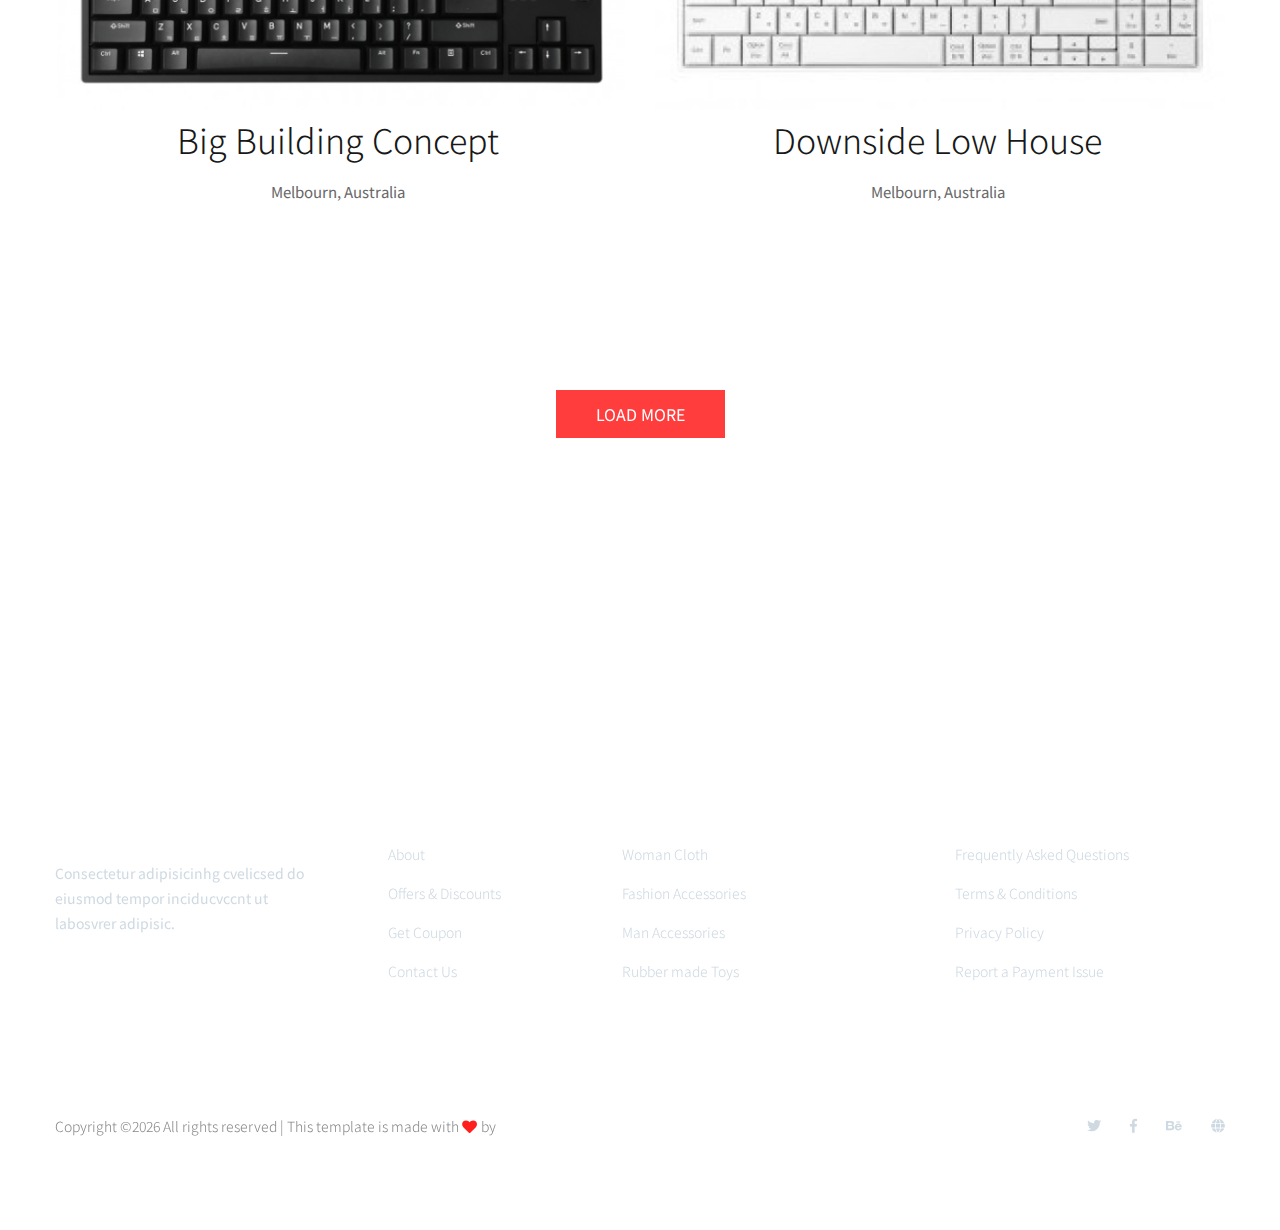
<file: project.html>
<!doctype html>
<html class="no-js" lang="zxx">
<head>
    <meta charset="utf-8">
    <meta http-equiv="x-ua-compatible" content="ie=edge">
    <title> Architects | Template </title>
    <meta name="description" content="">
    <meta name="viewport" content="width=device-width, initial-scale=1">
    <link rel="manifest" href="site.webmanifest">
    <link rel="shortcut icon" type="image/x-icon" href="assets/img/favicon.ico">

	<!-- CSS here -->
	<link rel="stylesheet" href="assets/css/bootstrap.min.css">
	<link rel="stylesheet" href="assets/css/owl.carousel.min.css">
	<link rel="stylesheet" href="assets/css/slicknav.css">
    <link rel="stylesheet" href="assets/css/flaticon.css">
    <link rel="stylesheet" href="assets/css/hamburgers.min.css">
    <link rel="stylesheet" href="assets/css/gijgo.css">
    <link rel="stylesheet" href="assets/css/animate.min.css">
    <link rel="stylesheet" href="assets/css/animated-headline.css">
	<link rel="stylesheet" href="assets/css/magnific-popup.css">
	<link rel="stylesheet" href="assets/css/fontawesome-all.min.css">
	<link rel="stylesheet" href="assets/css/themify-icons.css">
	<link rel="stylesheet" href="assets/css/slick.css">
	<link rel="stylesheet" href="assets/css/nice-select.css">
	<link rel="stylesheet" href="assets/css/style.css">
</head>
<body>
    <!-- ? Preloader Start -->
    <div id="preloader-active">
        <div class="preloader d-flex align-items-center justify-content-center">
            <div class="preloader-inner position-relative">
                <div class="preloader-circle"></div>
                <div class="preloader-img pere-text">
                    <img src="assets/img/logo/loder.png" alt="">
                </div>
            </div>
        </div>
    </div>
    <!-- Preloader Start -->
    <header>
        <!--? Header Start -->
        <div class="header-area header-transparent">
            <div class="main-header header-sticky">
                <div class="container-fluid">
                    <div class="row align-items-center">
                        <!-- Logo -->
                        <div class="col-xl-2 col-lg-2 col-md-1">
                            <div class="logo">
                                <a href="index.html"><img src="assets/img/logo/logo.png" alt=""></a>
                            </div>
                        </div>
                        <div class="col-xl-9 col-lg-10">
							<div class="main-menu black-menu menu-bg-white d-none d-lg-block">
								<div class="hamburger hamburger--collapse">
									<div class="hamburger-box">
										<div class="hamburger-inner"></div>
									</div>
								</div>
								<nav class="hamburger-menu">
									<ul id="navigation">
										<li><a href="index.html">Home</a></li>
										<li><a href="about.html">About</a></li>
										<li><a href="services.html">Services</a></li>
										<li><a href="project.html">Project</a></li>
										<li>
											<a href="blog.html">Blog</a>
											<ul class="submenu">
                                                <li><a href="blog.html">Blog</a></li>
                                                <li><a href="blog_details.html">Blog Details</a></li>
                                                <li><a href="elements.html">Element</a></li>
											</ul>
										</li>
										<li><a href="contact.html">contact</a></li>
									</ul>
								</nav>
							</div>
						</div>
                        <!-- Mobile Menu -->
                        <div class="col-12">
                            <div class="mobile_menu d-block d-lg-none"></div>
                        </div>
                    </div>
                </div>
            </div>
        </div>
        <!-- Header End -->
    </header>
    <!-- header end -->
    <main>
        <!--? Hero Start -->
        <div class="slider-area2">
            <div class="slider-height2 d-flex align-items-center">
                <div class="container">
                    <div class="row">
                        <div class="col-xl-12">
                            <div class="hero-cap hero-cap2 pt-70 text-center">
                                <h2>Project</h2>
                            </div>
                        </div>
                    </div>
                </div>
            </div>
        </div>
        <!-- Hero End -->
        <!--? Popular Work Start -->
        <section class="popular-work-area section-padding30">
            <div class="container">
                <div class="row justify-content-center">
                    <div class="col-xl-6 col-lg-7 col-md-10 col-sm-10">
                        <!-- Section Tittle -->
                        <div class="section-tittle text-center mb-70">
                            <span>Our recent work</span>
                            <h2>Our best recent popular work here</h2>
                        </div> 
                    </div>
                </div>
                <div class="row">
                    <div class="col-xl-col-lg-6 col-md-6 col-sm-6">
                        <div class="single-cat mb-110">
                            <img src="assets/img/gallery/popular1.png" alt="">
                            <div class="img-cap">
                                <h4>Downside Low House</h4>
                                <p>Melbourn, Australia</p>
                            </div>
                        </div>
                    </div>
                    <div class="col-xl-col-lg-6 col-md-6 col-sm-6">
                        <div class="single-cat mb-110">
                            <img src="assets/img/gallery/popular2.png" alt="">
                            <div class="img-cap">
                                <h4>Top Commercial Building</h4>
                                <p>Melbourn, Australia</p>
                            </div>
                        </div>
                    </div>
                    <div class="col-xl-col-lg-6 col-md-6 col-sm-6">
                        <div class="single-cat mb-110">
                            <img src="assets/img/gallery/popular3.png" alt="">
                            <div class="img-cap">
                                <h4>Big Building Concept</h4>
                                <p>Melbourn, Australia</p>
                            </div>
                        </div>
                    </div>
                    <div class="col-xl-col-lg-6 col-md-6 col-sm-6">
                        <div class="single-cat mb-110">
                            <img src="assets/img/gallery/popular4.png" alt="">
                            <div class="img-cap">
                                <h4>Downside Low House</h4>
                                <p>Melbourn, Australia</p>
                            </div>
                        </div>
                    </div>
                </div>
                <div class="row">
                    <div class="col-lg-12">
                        <div class="browse-btn2 text-center mt-50">
                            <a href="#" class="btn">Load more</a>
                        </div>
                    </div>
                </div>
            </div>
        </section>
        <!-- Popular Work End -->
    </main>
    <footer>
        <!-- Footer Start-->
        <div class="footer-area footer-padding section-bg" data-background="assets/img/gallery/footer_bg.png">
            <div class="container">
                <!-- Footer Top -->
                <div class="footer-top">
                    <div class="row justify-content-between">
                        <div class="col-xl-3 col-lg-3 col-md-5 col-sm-6">
                            <div class="single-footer-caption mb-50">
                                <div class="single-footer-caption mb-30">
                                    <!-- logo -->
                                    <div class="footer-logo">
                                        <a href="index.html"><img src="assets/img/logo/logo2_footer.png" alt=""></a>
                                    </div>
                                    <div class="footer-tittle">
                                        <div class="footer-pera">
                                            <p>Consectetur adipisicinhg cvelicsed do eiusmod tempor inciducvccnt ut labosvrer adipisic.</p>
                                        </div>
                                    </div>
                                </div>
                            </div>
                        </div>
                        <div class="col-xl-2 col-lg-3 col-md-3 col-sm-5">
                            <div class="single-footer-caption mb-50">
                                <div class="footer-tittle">
                                    <h4>Quick Links</h4>
                                    <ul>
                                        <li><a href="#">About</a></li>
                                        <li><a href="#"> Offers & Discounts</a></li>
                                        <li><a href="#"> Get Coupon</a></li>
                                        <li><a href="#">  Contact Us</a></li>
                                    </ul>
                                </div>
                            </div>
                        </div>
                        <div class="col-xl-3 col-lg-3 col-md-4 col-sm-7">
                            <div class="single-footer-caption mb-50">
                                <div class="footer-tittle">
                                    <h4>New Products</h4>
                                    <ul>
                                        <li><a href="#">Woman Cloth</a></li>
                                        <li><a href="#">Fashion Accessories</a></li>
                                        <li><a href="#"> Man Accessories</a></li>
                                        <li><a href="#"> Rubber made Toys</a></li>
                                    </ul>
                                </div>
                            </div>
                        </div>
                        <div class="col-xl-3 col-lg-3 col-md-5 col-sm-7">
                            <div class="single-footer-caption mb-50">
                                <div class="footer-tittle">
                                    <h4>Support</h4>
                                    <ul>
                                        <li><a href="#">Frequently Asked Questions</a></li>
                                        <li><a href="#">Terms & Conditions</a></li>
                                        <li><a href="#">Privacy Policy</a></li>
                                        <li><a href="#">Report a Payment Issue</a></li>
                                    </ul>
                                </div>
                            </div>
                        </div>
                    </div>
                </div>
                <!-- Footer bottom -->
                <div class="footer-bottom">
                    <div class="row">
                        <div class="col-xl-7 col-lg-8 col-md-7">
                            <div class="footer-copy-right">
                                <p><!-- Link back to Colorlib can't be removed. Template is licensed under CC BY 3.0. -->
  Copyright &copy;<script>document.write(new Date().getFullYear());</script> All rights reserved | This template is made with <i class="fa fa-heart" aria-hidden="true"></i> by <a href="https://colorlib.com" target="_blank">Colorlib</a>
  <!-- Link back to Colorlib can't be removed. Template is licensed under CC BY 3.0. --></p>                   
                            </div>
                        </div>
                        <div class="col-xl-5 col-lg-4 col-md-5">
                            <div class="footer-copy-right f-right">
                                <!-- social -->
                                <div class="footer-social">
                                    <a href="#"><i class="fab fa-twitter"></i></a>
                                    <a href="https://www.facebook.com/sai4ull"><i class="fab fa-facebook-f"></i></a>
                                    <a href="#"><i class="fab fa-behance"></i></a>
                                    <a href="#"><i class="fas fa-globe"></i></a>
                                </div>
                            </div>
                        </div>
                    </div>
                </div>
            </div>
        </div>
        <!-- Footer End-->
    </footer>
    <!-- Scroll Up -->
    <div id="back-top" >
        <a title="Go to Top" href="#"> <i class="fas fa-level-up-alt"></i></a>
    </div>

    <!-- JS here -->

    <script src="./assets/js/vendor/modernizr-3.5.0.min.js"></script>
    <!-- Jquery, Popper, Bootstrap -->
    <script src="./assets/js/vendor/jquery-1.12.4.min.js"></script>
    <script src="./assets/js/popper.min.js"></script>
    <script src="./assets/js/bootstrap.min.js"></script>
    <!-- Jquery Mobile Menu -->
    <script src="./assets/js/jquery.slicknav.min.js"></script>

    <!-- Jquery Slick , Owl-Carousel Plugins -->
    <script src="./assets/js/owl.carousel.min.js"></script>
    <script src="./assets/js/slick.min.js"></script>
    <!-- One Page, Animated-HeadLin -->
    <script src="./assets/js/wow.min.js"></script>
    <script src="./assets/js/animated.headline.js"></script>
    <script src="./assets/js/jquery.magnific-popup.js"></script>

    <!-- Date Picker -->
    <script src="./assets/js/gijgo.min.js"></script>
    <!-- Nice-select, sticky -->
    <script src="./assets/js/jquery.nice-select.min.js"></script>
    <script src="./assets/js/jquery.sticky.js"></script>
    
    <!-- counter , waypoint,Hover Direction -->
    <script src="./assets/js/jquery.counterup.min.js"></script>
    <script src="./assets/js/waypoints.min.js"></script>
    <script src="./assets/js/jquery.countdown.min.js"></script>
    <script src="./assets/js/hover-direction-snake.min.js"></script>

    <!-- contact js -->
    <script src="./assets/js/contact.js"></script>
    <script src="./assets/js/jquery.form.js"></script>
    <script src="./assets/js/jquery.validate.min.js"></script>
    <script src="./assets/js/mail-script.js"></script>
    <script src="./assets/js/jquery.ajaxchimp.min.js"></script>
    
    <!-- Jquery Plugins, main Jquery -->	
    <script src="./assets/js/plugins.js"></script>
    <script src="./assets/js/main.js"></script>
    
    </body>
</html>
</file>
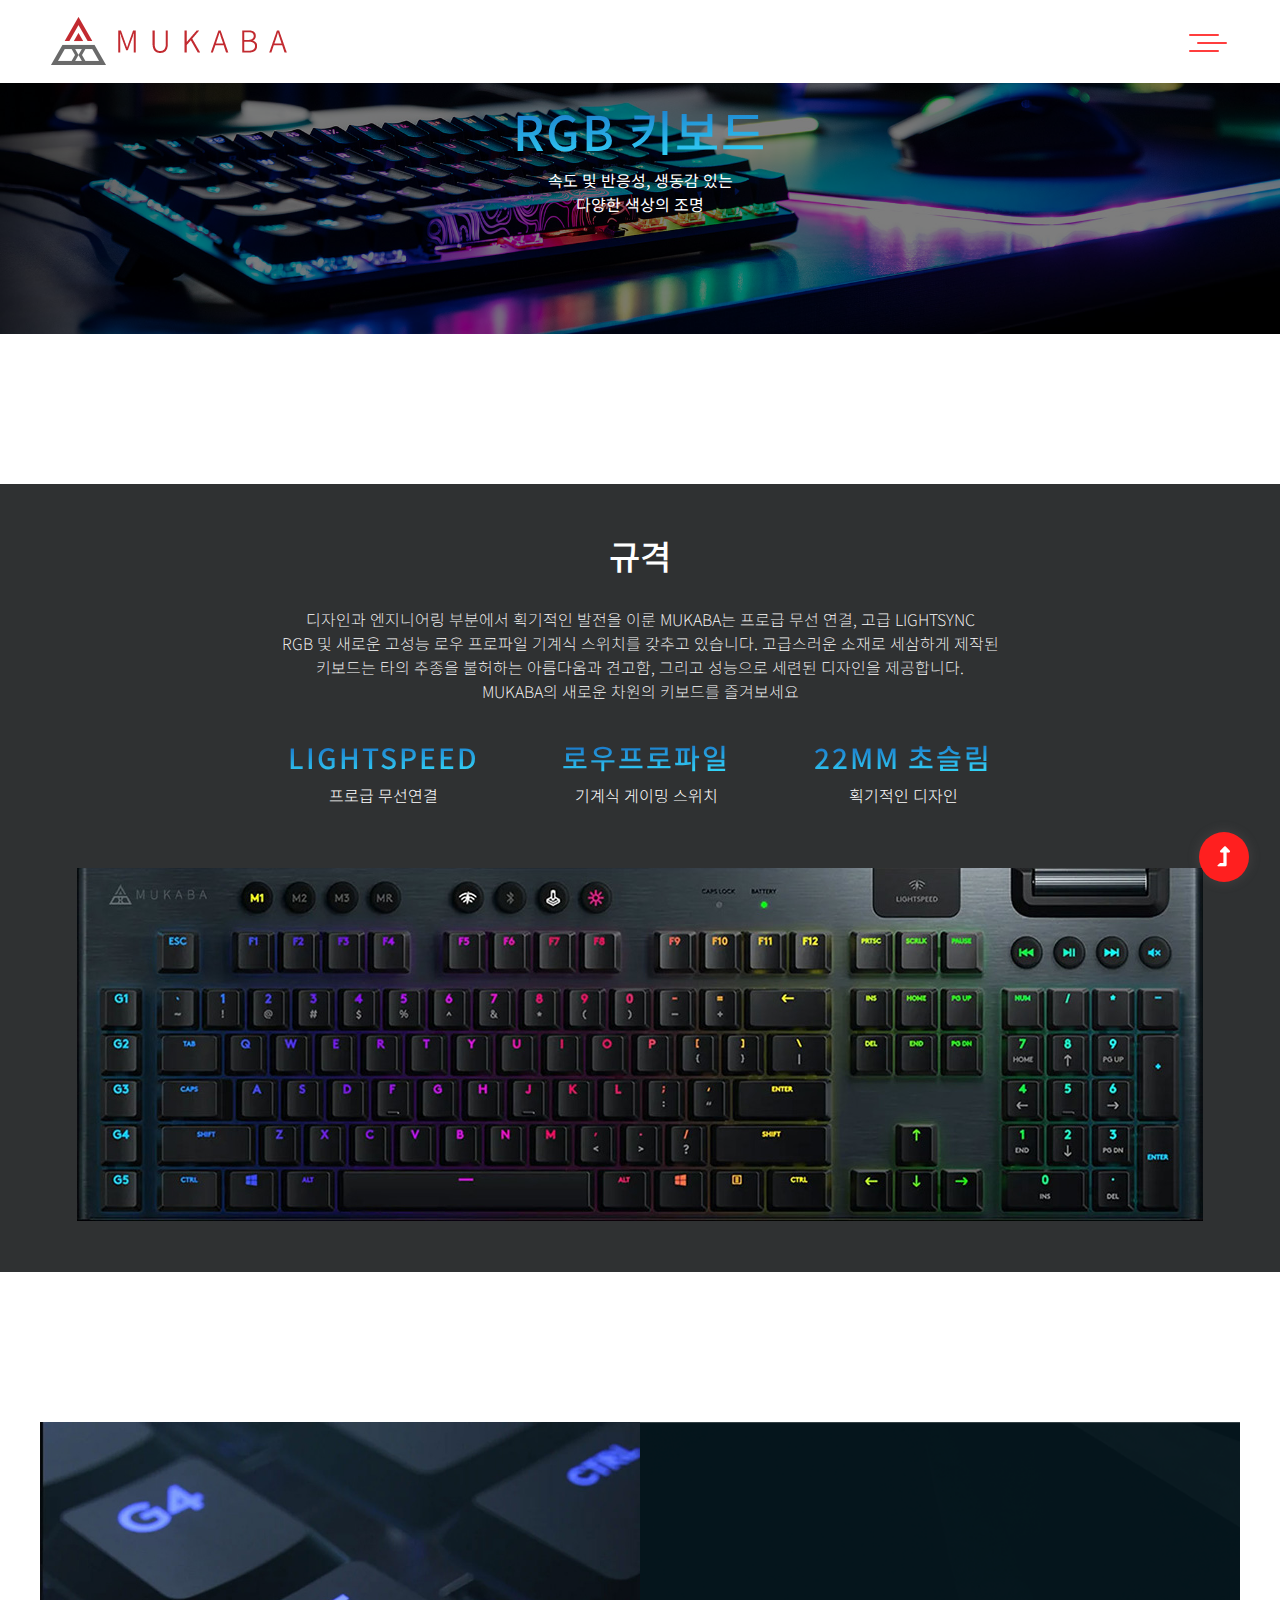
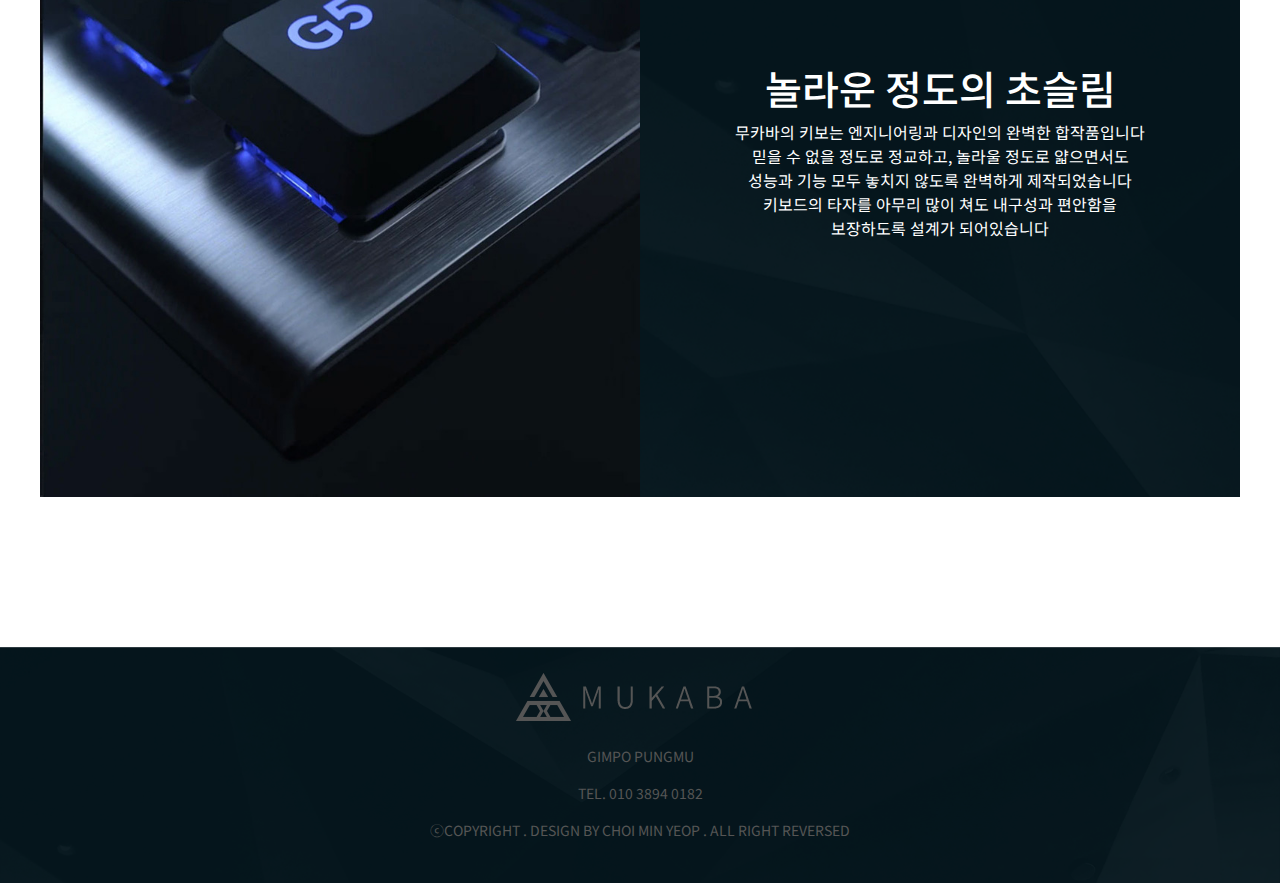
<file: rgb.html>
<!doctype html>
<html class="no-js" lang="zxx">
<head>
    <meta charset="utf-8">
    <meta http-equiv="x-ua-compatible" content="ie=edge">
    <title>MUKABA</title>
    <meta name="description" content="">
    <meta name="viewport" content="width=device-width, initial-scale=1">
    <link rel="manifest" href="site.webmanifest">
    <link rel="shortcut icon" type="image/x-icon" href="assets/img/favicon.ico">
    <link rel="shortcut icon" href="./assets/img/icon/logo.png">
    <link rel="appletouch icon" href="./assets/img/icon/logo.ico">

	<!-- CSS here -->
	<link rel="stylesheet" href="assets/css/bootstrap.min.css">
	<link rel="stylesheet" href="assets/css/owl.carousel.min.css">
	<link rel="stylesheet" href="assets/css/slicknav.css">
    <link rel="stylesheet" href="assets/css/flaticon.css">
    <link rel="stylesheet" href="assets/css/hamburgers.min.css">
    <link rel="stylesheet" href="assets/css/gijgo.css">
    <link rel="stylesheet" href="assets/css/animate.min.css">
    <link rel="stylesheet" href="assets/css/animated-headline.css">
	<link rel="stylesheet" href="assets/css/magnific-popup.css">
	<link rel="stylesheet" href="assets/css/fontawesome-all.min.css">
	<link rel="stylesheet" href="assets/css/themify-icons.css">
	<link rel="stylesheet" href="assets/css/slick.css">
	<link rel="stylesheet" href="assets/css/nice-select.css">
	<link rel="stylesheet" href="assets/css/style.css">
</head>
<body>
    <!-- ? Preloader Start -->
   
    <!-- Preloader Start -->
    <header>
        <!--? Header Start -->
        <div class="header-area header-transparent">
            <div class="main-header header-sticky">
                <div class="container-fluid">
                    <div class="row align-items-center justify-content-around">
                        <!-- Logo -->
                        <div class="col-xl-2 col-lg-2">
                            <div class="logo pb-10 pt-10">
                                <a href="index.html"><img class="logo-i" src="assets/img/logo/logo.png" alt=""></a>
                                <a href="index.html"><img class="logo-i-m" src="assets/img/logo/m-logo.png" alt=""></a>
                            </div>
                        </div>
                        <div class="col-xl-9 col-lg-10">
							<div class="main-menu black-menu menu-bg-white d-none d-lg-block">
								<div class="hamburger hamburger--collapse">
									<div class="hamburger-box">
										<div class="hamburger-inner"></div>
									</div>
								</div>
								<nav class="hamburger-menu">
									<ul id="navigation">
										<li><a href="index.html">홈</a></li>
										<li><a href="about.html">회사소개</a></li>
										<li>
											<a href="#keyboard">키보드</a>
											<ul class="submenu">
                                                <li><a href="rgb.html">RGB</a></li>
                                                <li><a href="wireless.html">WIRELESS</a></li>
                                                <li><a href="mechanical.html">MECHANICAL</a></li>
                                                <li><a href="standard.html">STANDARD</a></li>
											</ul>
										</li>
										<li><a href="community.html">커뮤니티</a></li>
									</ul>
								</nav>
							</div>
						</div>
                        <!-- Mobile Menu -->
                        <div class="col-12">
                            <div class="mobile_menu d-block d-lg-none"></div>
                        </div>
                    </div>
                </div>
            </div>
        </div>
        <!-- Header End -->
    </header>
    <!-- header end -->
    <main>
        <div class="about-top">
            <div class="rgb-content">
                <div class="rgb-content-text">
                    <h1><span class="text-animation font-size-m">RGB 키보드</span></h1>
                    <p>속도 및 반응성, 생동감 있는<br>
                    다양한 색상의 조명</p>
                </div>
            </div>
        </div>
        

        <script>
            $('.txt').html(function(i, html) {
  var chars = $.trim(html).split("");

  return '<span>' + chars.join('</span><span>') + '</span>';
});
        </script>
        <!-- Hero End -->
        <!--? About Start-->
        <section class="sec-about-keyboard pt-150 pb-150">
            <div class="keyboard-content-box">
                <div class="keyboard-content">
                    <div class="keyboard-content-text-box">
                        <h1>규격</h1>
                        <p>디자인과 엔지니어링 부분에서 획기적인 발전을 이룬 MUKABA는 프로급 무선 연결, 고급 LIGHTSYNC<br>
                        RGB 및 새로운 고성능 로우 프로파일 기계식 스위치를 갖추고 있습니다. 고급스러운 소재로 세삼하게 제작된<br>
                        키보드는 타의 추종을 불허하는 아름다움과 견고함, 그리고 성능으로 세련된 디자인을 제공합니다.<br>
                        MUKABA의 새로운 차원의 키보드를 즐겨보세요</p>
                        <div class="keyboard-content-text">
                            <div class="keyboard-content-text-1">
                                <h3 class="text-animation">LIGHTSPEED</h3>
                                <p>프로급 무선연결</p>
                            </div>
                            <div class="keyboard-content-text-1">
                                <h3 class="text-animation">로우프로파일</h3>
                                <p>기계식 게이밍 스위치</p>
                            </div>
                            <div class="keyboard-content-text-1">
                                <h3 class="text-animation">22MM 초슬림</h3>
                                <p>획기적인 디자인</p>
                            </div>
                        </div>
                    </div>
                    <div class="keyboard-content-img">
                        <img src="./assets/img/about/keyboard.jpg" alt="" class="img-scroll">
                    </div>
                </div>
            </div>
        </section>
        <!-- About  End-->
        <!--? All startups Start -->
        <section class="container pb-150">
            <div class="row about-sec2-content">
                <div class="col-md-6 about-sec2-content-img">
                    <img src="./assets/img/about/keyboard-bg.jpg" alt="">
                </div>
                <div class="col-md-6 about-sec2-content-text">
                    <h1>놀라운 정도의 초슬림</h1>
                    <p>무카바의 키보는 엔지니어링과 디자인의 완벽한 합작품입니다<br>
                    믿을 수 없을 정도로 정교하고, 놀라울 정도로 얇으면서도<br>
                    성능과 기능 모두 놓치지 않도록 완벽하게 제작되었습니다<br>
                    키보드의 타자를 아무리 많이 쳐도 내구성과 편안함을<br>
                    보장하도록 설계가 되어있습니다</p>
                </div>
            </div>
        </section>
        <!--All startups End -->
    </main>

    <!-- footer -->
    <footer class="wd-100 footer-bg"> 
        <div class="footer-content-box footer-content">
         <div class="footer-logo">
             <img src="./assets/img/gallery/footer-logo 1.png" alt="footerlogo">
         </div>
         <div class="footer-text">
             <p>GIMPO PUNGMU</p>
             <p>TEL. 010 3894 0182</p>
             <p>ⓒCOPYRIGHT . DESIGN BY CHOI MIN YEOP . ALL RIGHT REVERSED</p>
         </div>
     </div>
    </footer>
    <!-- footer-end     -->
        
    <!-- Scroll Up -->
    <div id="back-top" >
        <a title="Go to Top" href="#"> <i class="fas fa-level-up-alt"></i></a>
    </div>

    <!-- JS here -->
    <script src="./assets/js/scroll.js"></script>
    <script src="./assets/js/vendor/modernizr-3.5.0.min.js"></script>
    <!-- Jquery, Popper, Bootstrap -->
    <script src="./assets/js/vendor/jquery-1.12.4.min.js"></script>
    <script src="./assets/js/popper.min.js"></script>
    <script src="./assets/js/bootstrap.min.js"></script>
    <!-- Jquery Mobile Menu -->
    <script src="./assets/js/jquery.slicknav.min.js"></script>

    <!-- Jquery Slick , Owl-Carousel Plugins -->
    <script src="./assets/js/owl.carousel.min.js"></script>
    <script src="./assets/js/slick.min.js"></script>
    <!-- One Page, Animated-HeadLin -->
    <script src="./assets/js/wow.min.js"></script>
    <script src="./assets/js/animated.headline.js"></script>
    <script src="./assets/js/jquery.magnific-popup.js"></script>

    <!-- Date Picker -->
    <script src="./assets/js/gijgo.min.js"></script>
    <!-- Nice-select, sticky -->
    <script src="./assets/js/jquery.nice-select.min.js"></script>
    <script src="./assets/js/jquery.sticky.js"></script>
    
    <!-- counter , waypoint,Hover Direction -->
    <script src="./assets/js/jquery.counterup.min.js"></script>
    <script src="./assets/js/waypoints.min.js"></script>
    <script src="./assets/js/jquery.countdown.min.js"></script>
    <script src="./assets/js/hover-direction-snake.min.js"></script>

    <!-- contact js -->
    <script src="./assets/js/contact.js"></script>
    <script src="./assets/js/jquery.form.js"></script>
    <script src="./assets/js/jquery.validate.min.js"></script>
    <script src="./assets/js/mail-script.js"></script>
    <script src="./assets/js/jquery.ajaxchimp.min.js"></script>
    
    <!-- Jquery Plugins, main Jquery -->	
    <script src="./assets/js/plugins.js"></script>
    <script src="./assets/js/main.js"></script>
    
    </body>
</html>
</file>
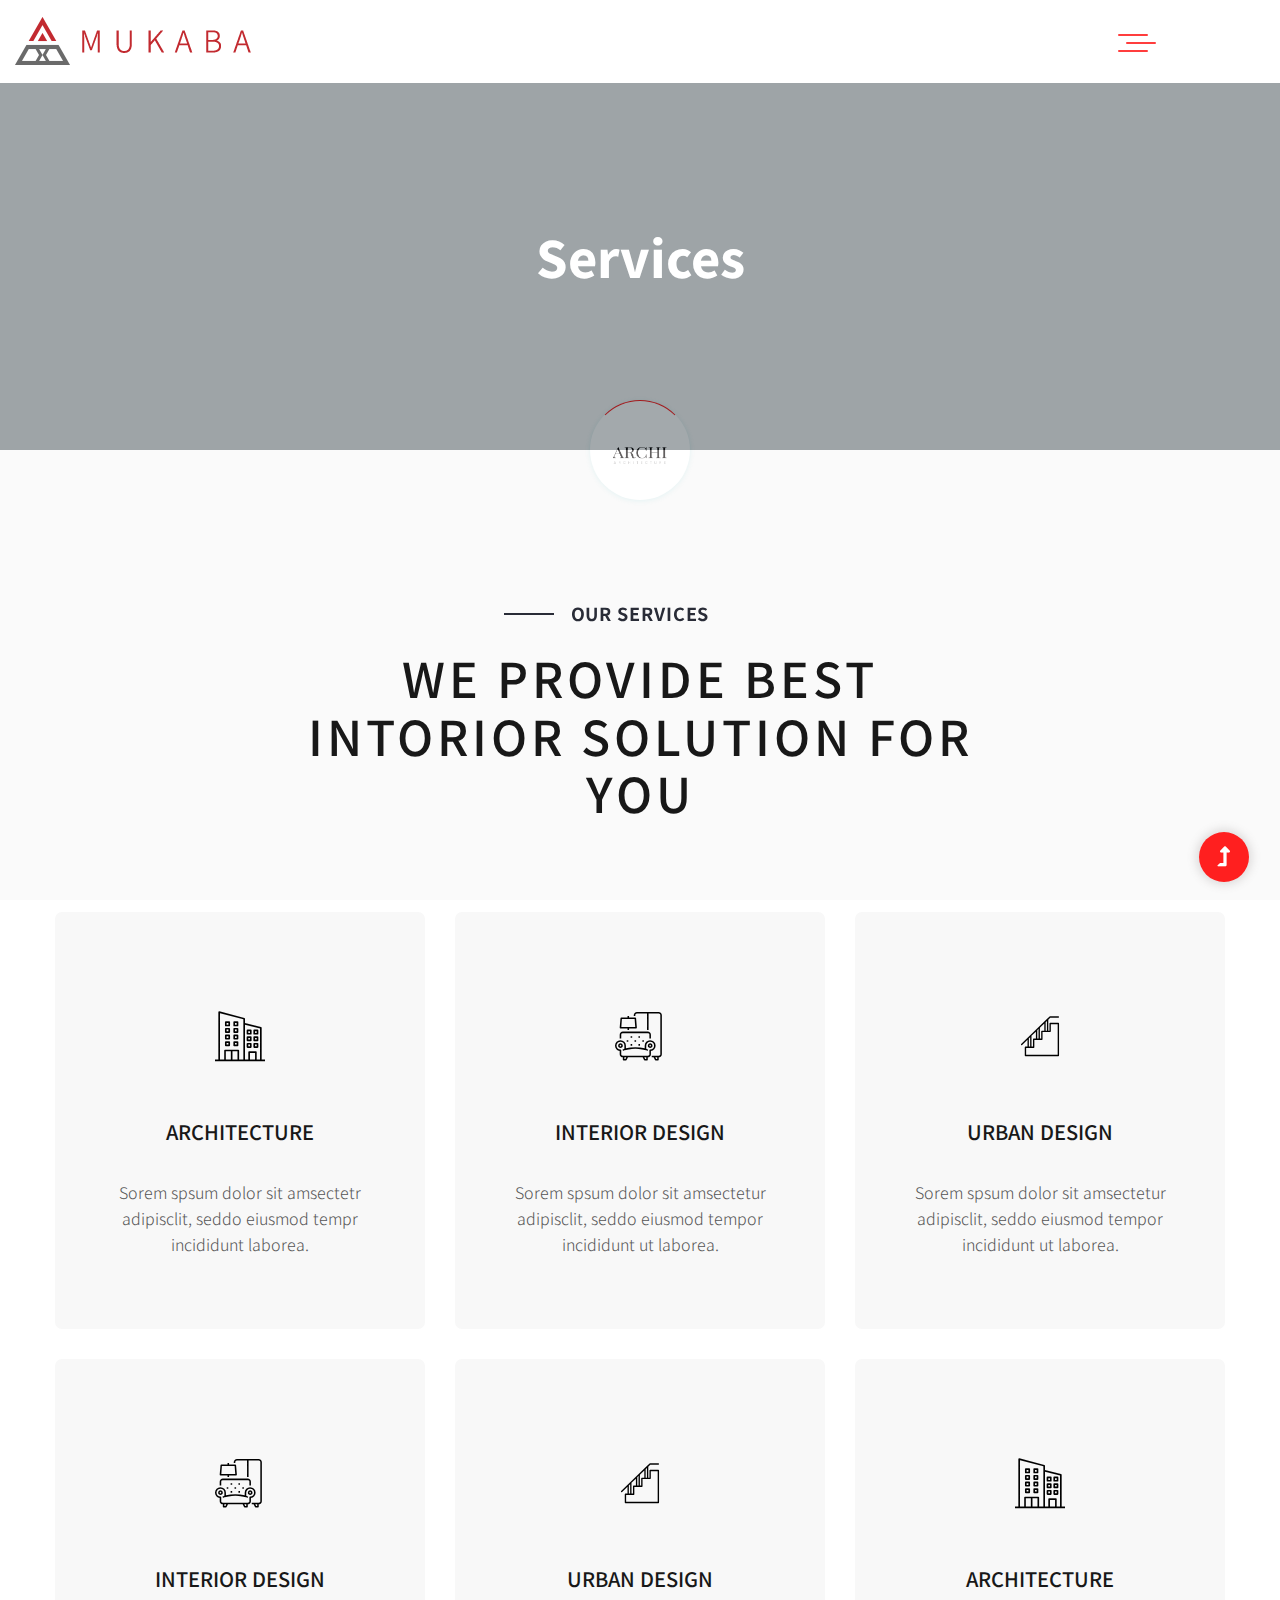
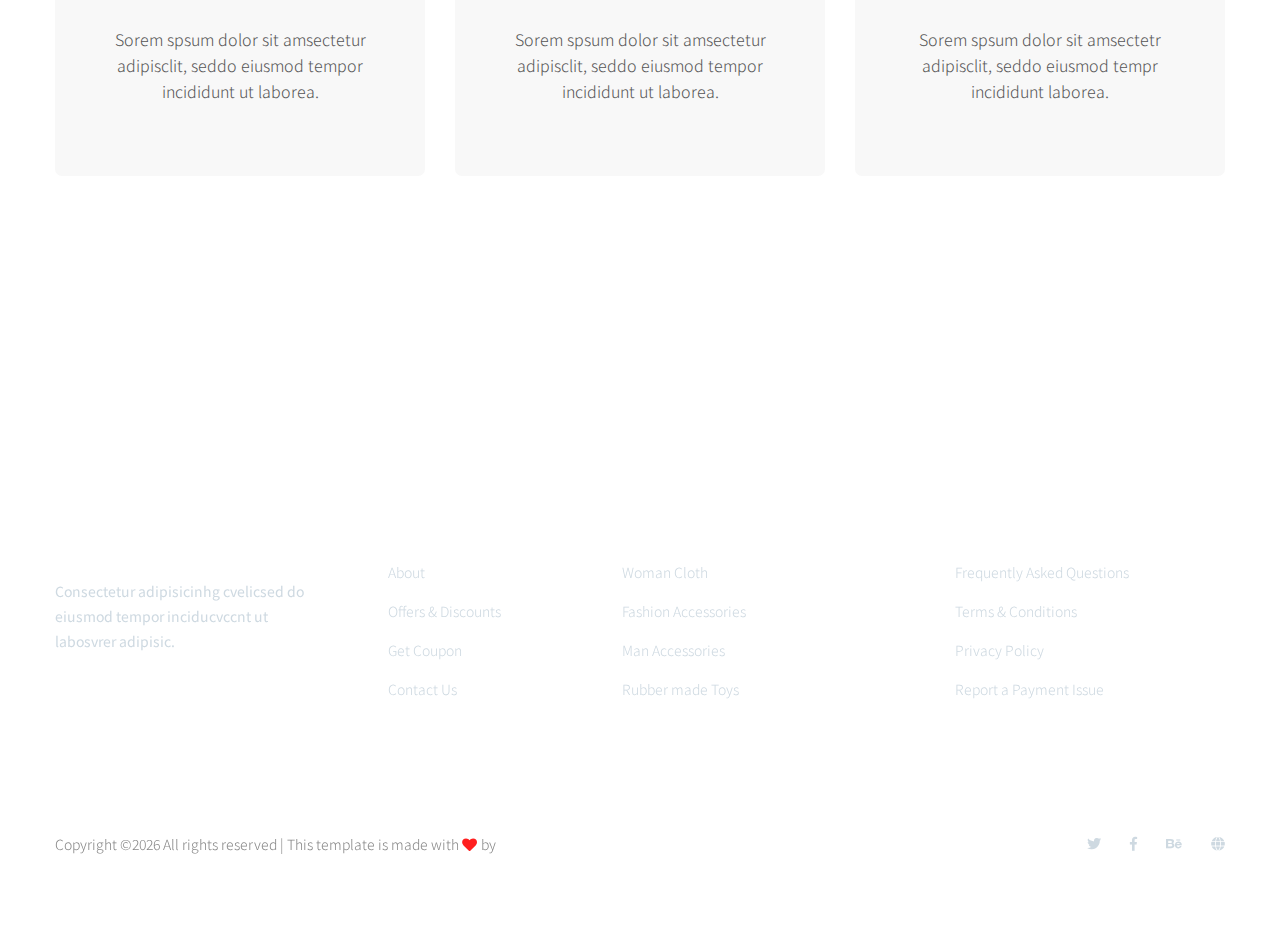
<file: services.html>
<!doctype html>
<html class="no-js" lang="zxx">
<head>
    <meta charset="utf-8">
    <meta http-equiv="x-ua-compatible" content="ie=edge">
    <title> Architects | Template </title>
    <meta name="description" content="">
    <meta name="viewport" content="width=device-width, initial-scale=1">
    <link rel="manifest" href="site.webmanifest">
    <link rel="shortcut icon" type="image/x-icon" href="assets/img/favicon.ico">

	<!-- CSS here -->
	<link rel="stylesheet" href="assets/css/bootstrap.min.css">
	<link rel="stylesheet" href="assets/css/owl.carousel.min.css">
	<link rel="stylesheet" href="assets/css/slicknav.css">
    <link rel="stylesheet" href="assets/css/flaticon.css">
    <link rel="stylesheet" href="assets/css/hamburgers.min.css">
    <link rel="stylesheet" href="assets/css/gijgo.css">
    <link rel="stylesheet" href="assets/css/animate.min.css">
    <link rel="stylesheet" href="assets/css/animated-headline.css">
	<link rel="stylesheet" href="assets/css/magnific-popup.css">
	<link rel="stylesheet" href="assets/css/fontawesome-all.min.css">
	<link rel="stylesheet" href="assets/css/themify-icons.css">
	<link rel="stylesheet" href="assets/css/slick.css">
	<link rel="stylesheet" href="assets/css/nice-select.css">
	<link rel="stylesheet" href="assets/css/style.css">
</head>
<body>
    <!-- ? Preloader Start -->
    <div id="preloader-active">
        <div class="preloader d-flex align-items-center justify-content-center">
            <div class="preloader-inner position-relative">
                <div class="preloader-circle"></div>
                <div class="preloader-img pere-text">
                    <img src="assets/img/logo/loder.png" alt="">
                </div>
            </div>
        </div>
    </div>
    <!-- Preloader Start -->
    <header>
        <!--? Header Start -->
        <div class="header-area header-transparent">
            <div class="main-header header-sticky">
                <div class="container-fluid">
                    <div class="row align-items-center">
                        <!-- Logo -->
                        <div class="col-xl-2 col-lg-2 col-md-1">
                            <div class="logo">
                                <a href="index.html"><img src="assets/img/logo/logo.png" alt=""></a>
                            </div>
                        </div>
                        <div class="col-xl-9 col-lg-10">
							<div class="main-menu black-menu menu-bg-white d-none d-lg-block">
								<div class="hamburger hamburger--collapse">
									<div class="hamburger-box">
										<div class="hamburger-inner"></div>
									</div>
								</div>
								<nav class="hamburger-menu">
									<ul id="navigation">
										<li><a href="index.html">Home</a></li>
										<li><a href="about.html">About</a></li>
										<li><a href="services.html">Services</a></li>
										<li><a href="project.html">Project</a></li>
										<li>
											<a href="blog.html">Blog</a>
											<ul class="submenu">
                                                <li><a href="blog.html">Blog</a></li>
                                                <li><a href="blog_details.html">Blog Details</a></li>
                                                <li><a href="elements.html">Element</a></li>
											</ul>
										</li>
										<li><a href="contact.html">contact</a></li>
									</ul>
								</nav>
							</div>
						</div>
                        <!-- Mobile Menu -->
                        <div class="col-12">
                            <div class="mobile_menu d-block d-lg-none"></div>
                        </div>
                    </div>
                </div>
            </div>
        </div>
        <!-- Header End -->
    </header>
    <!-- header end -->
    <main>
        <!--? Hero Start -->
        <div class="slider-area2">
            <div class="slider-height2 d-flex align-items-center">
                <div class="container">
                    <div class="row">
                        <div class="col-xl-12">
                            <div class="hero-cap hero-cap2 pt-70 text-center">
                                <h2>Services</h2>
                            </div>
                        </div>
                    </div>
                </div>
            </div>
        </div>
        <!-- Hero End -->
        <!--? Services Area Start -->
        <section class="service-area pt-150 pb-150">
            <div class="container">
                <!-- Section Tittle -->
                <div class="row d-flex justify-content-center">
                    <div class="col-xl-7 col-lg-8 col-md-11 col-sm-11">
                        <div class="section-tittle  text-center mb-90">
                            <span>Our Services</span>
                            <h2>We provide best intorior solution for you</h2>
                        </div>
                    </div>
                </div>
                <!-- Section caption -->
                <div class="row justify-content-center">
                    <div class="col-xl-4 col-lg-4 col-md-6 col-sm-9">
                        <div class="services-caption text-center mb-30">
                            <div class="service-icon">
                                <i class="flaticon-null"></i>
                            </div> 
                            <div class="service-cap">
                                <h4><a href="#">Architecture</a></h4>
                                <p>Sorem spsum dolor sit amsectetr adipisclit, seddo eiusmod tempr incididunt laborea.</p>
                            </div>
                        </div>
                    </div>
                    <div class="col-xl-4 col-lg-4 col-md-6 col-sm-9">
                        <div class="services-caption active text-center mb-30">
                            <div class="service-icon">
                                <i class="flaticon-null-1"></i>
                            </div> 
                            <div class="service-cap">
                                <h4><a href="#">Interior Design</a></h4>
                                <p>Sorem spsum dolor sit amsectetur adipisclit, seddo eiusmod tempor incididunt ut laborea.</p>
                            </div>
                        </div>
                    </div> 
                    <div class="col-xl-4 col-lg-4 col-md-6 col-sm-9">
                        <div class="services-caption text-center mb-30">
                            <div class="service-icon">
                                <i class="flaticon-null-2"></i>
                            </div> 
                            <div class="service-cap">
                                <h4><a href="#">Urban Design</a></h4>
                                <p>Sorem spsum dolor sit amsectetur adipisclit, seddo eiusmod tempor incididunt ut laborea.</p>
                            </div>
                        </div>
                    </div>
                    <div class="col-xl-4 col-lg-4 col-md-6 col-sm-9">
                        <div class="services-caption active text-center mb-30">
                            <div class="service-icon">
                                <i class="flaticon-null-1"></i>
                            </div> 
                            <div class="service-cap">
                                <h4><a href="#">Interior Design</a></h4>
                                <p>Sorem spsum dolor sit amsectetur adipisclit, seddo eiusmod tempor incididunt ut laborea.</p>
                            </div>
                        </div>
                    </div> 
                    <div class="col-xl-4 col-lg-4 col-md-6 col-sm-9">
                        <div class="services-caption text-center mb-30">
                            <div class="service-icon">
                                <i class="flaticon-null-2"></i>
                            </div> 
                            <div class="service-cap">
                                <h4><a href="#">Urban Design</a></h4>
                                <p>Sorem spsum dolor sit amsectetur adipisclit, seddo eiusmod tempor incididunt ut laborea.</p>
                            </div>
                        </div>
                    </div>
                    <div class="col-xl-4 col-lg-4 col-md-6 col-sm-9">
                        <div class="services-caption text-center mb-30">
                            <div class="service-icon">
                                <i class="flaticon-null"></i>
                            </div> 
                            <div class="service-cap">
                                <h4><a href="#">Architecture</a></h4>
                                <p>Sorem spsum dolor sit amsectetr adipisclit, seddo eiusmod tempr incididunt laborea.</p>
                            </div>
                        </div>
                    </div>
                </div>
            </div>
        </section>
        <!-- Services Area End -->
    </main>
    <footer>
        <!-- Footer Start-->
        <div class="footer-area footer-padding section-bg" data-background="assets/img/gallery/footer_bg.png">
            <div class="container">
                <!-- Footer Top -->
                <div class="footer-top">
                    <div class="row justify-content-between">
                        <div class="col-xl-3 col-lg-3 col-md-5 col-sm-6">
                            <div class="single-footer-caption mb-50">
                                <div class="single-footer-caption mb-30">
                                    <!-- logo -->
                                    <div class="footer-logo">
                                        <a href="index.html"><img src="assets/img/logo/logo2_footer.png" alt=""></a>
                                    </div>
                                    <div class="footer-tittle">
                                        <div class="footer-pera">
                                            <p>Consectetur adipisicinhg cvelicsed do eiusmod tempor inciducvccnt ut labosvrer adipisic.</p>
                                        </div>
                                    </div>
                                </div>
                            </div>
                        </div>
                        <div class="col-xl-2 col-lg-3 col-md-3 col-sm-5">
                            <div class="single-footer-caption mb-50">
                                <div class="footer-tittle">
                                    <h4>Quick Links</h4>
                                    <ul>
                                        <li><a href="#">About</a></li>
                                        <li><a href="#"> Offers & Discounts</a></li>
                                        <li><a href="#"> Get Coupon</a></li>
                                        <li><a href="#">  Contact Us</a></li>
                                    </ul>
                                </div>
                            </div>
                        </div>
                        <div class="col-xl-3 col-lg-3 col-md-4 col-sm-7">
                            <div class="single-footer-caption mb-50">
                                <div class="footer-tittle">
                                    <h4>New Products</h4>
                                    <ul>
                                        <li><a href="#">Woman Cloth</a></li>
                                        <li><a href="#">Fashion Accessories</a></li>
                                        <li><a href="#"> Man Accessories</a></li>
                                        <li><a href="#"> Rubber made Toys</a></li>
                                    </ul>
                                </div>
                            </div>
                        </div>
                        <div class="col-xl-3 col-lg-3 col-md-5 col-sm-7">
                            <div class="single-footer-caption mb-50">
                                <div class="footer-tittle">
                                    <h4>Support</h4>
                                    <ul>
                                        <li><a href="#">Frequently Asked Questions</a></li>
                                        <li><a href="#">Terms & Conditions</a></li>
                                        <li><a href="#">Privacy Policy</a></li>
                                        <li><a href="#">Report a Payment Issue</a></li>
                                    </ul>
                                </div>
                            </div>
                        </div>
                    </div>
                </div>
                <!-- Footer bottom -->
                <div class="footer-bottom">
                    <div class="row">
                        <div class="col-xl-7 col-lg-8 col-md-7">
                            <div class="footer-copy-right">
                                <p><!-- Link back to Colorlib can't be removed. Template is licensed under CC BY 3.0. -->
  Copyright &copy;<script>document.write(new Date().getFullYear());</script> All rights reserved | This template is made with <i class="fa fa-heart" aria-hidden="true"></i> by <a href="https://colorlib.com" target="_blank">Colorlib</a>
  <!-- Link back to Colorlib can't be removed. Template is licensed under CC BY 3.0. --></p>                   
                            </div>
                        </div>
                        <div class="col-xl-5 col-lg-4 col-md-5">
                            <div class="footer-copy-right f-right">
                                <!-- social -->
                                <div class="footer-social">
                                    <a href="#"><i class="fab fa-twitter"></i></a>
                                    <a href="https://www.facebook.com/sai4ull"><i class="fab fa-facebook-f"></i></a>
                                    <a href="#"><i class="fab fa-behance"></i></a>
                                    <a href="#"><i class="fas fa-globe"></i></a>
                                </div>
                            </div>
                        </div>
                    </div>
                </div>
            </div>
        </div>
        <!-- Footer End-->
    </footer>
    <!-- Scroll Up -->
    <div id="back-top" >
        <a title="Go to Top" href="#"> <i class="fas fa-level-up-alt"></i></a>
    </div>

    <!-- JS here -->

    <script src="./assets/js/vendor/modernizr-3.5.0.min.js"></script>
    <!-- Jquery, Popper, Bootstrap -->
    <script src="./assets/js/vendor/jquery-1.12.4.min.js"></script>
    <script src="./assets/js/popper.min.js"></script>
    <script src="./assets/js/bootstrap.min.js"></script>
    <!-- Jquery Mobile Menu -->
    <script src="./assets/js/jquery.slicknav.min.js"></script>

    <!-- Jquery Slick , Owl-Carousel Plugins -->
    <script src="./assets/js/owl.carousel.min.js"></script>
    <script src="./assets/js/slick.min.js"></script>
    <!-- One Page, Animated-HeadLin -->
    <script src="./assets/js/wow.min.js"></script>
    <script src="./assets/js/animated.headline.js"></script>
    <script src="./assets/js/jquery.magnific-popup.js"></script>

    <!-- Date Picker -->
    <script src="./assets/js/gijgo.min.js"></script>
    <!-- Nice-select, sticky -->
    <script src="./assets/js/jquery.nice-select.min.js"></script>
    <script src="./assets/js/jquery.sticky.js"></script>
    
    <!-- counter , waypoint,Hover Direction -->
    <script src="./assets/js/jquery.counterup.min.js"></script>
    <script src="./assets/js/waypoints.min.js"></script>
    <script src="./assets/js/jquery.countdown.min.js"></script>
    <script src="./assets/js/hover-direction-snake.min.js"></script>

    <!-- contact js -->
    <script src="./assets/js/contact.js"></script>
    <script src="./assets/js/jquery.form.js"></script>
    <script src="./assets/js/jquery.validate.min.js"></script>
    <script src="./assets/js/mail-script.js"></script>
    <script src="./assets/js/jquery.ajaxchimp.min.js"></script>
    
    <!-- Jquery Plugins, main Jquery -->	
    <script src="./assets/js/plugins.js"></script>
    <script src="./assets/js/main.js"></script>
    
    </body>
</html>
</file>
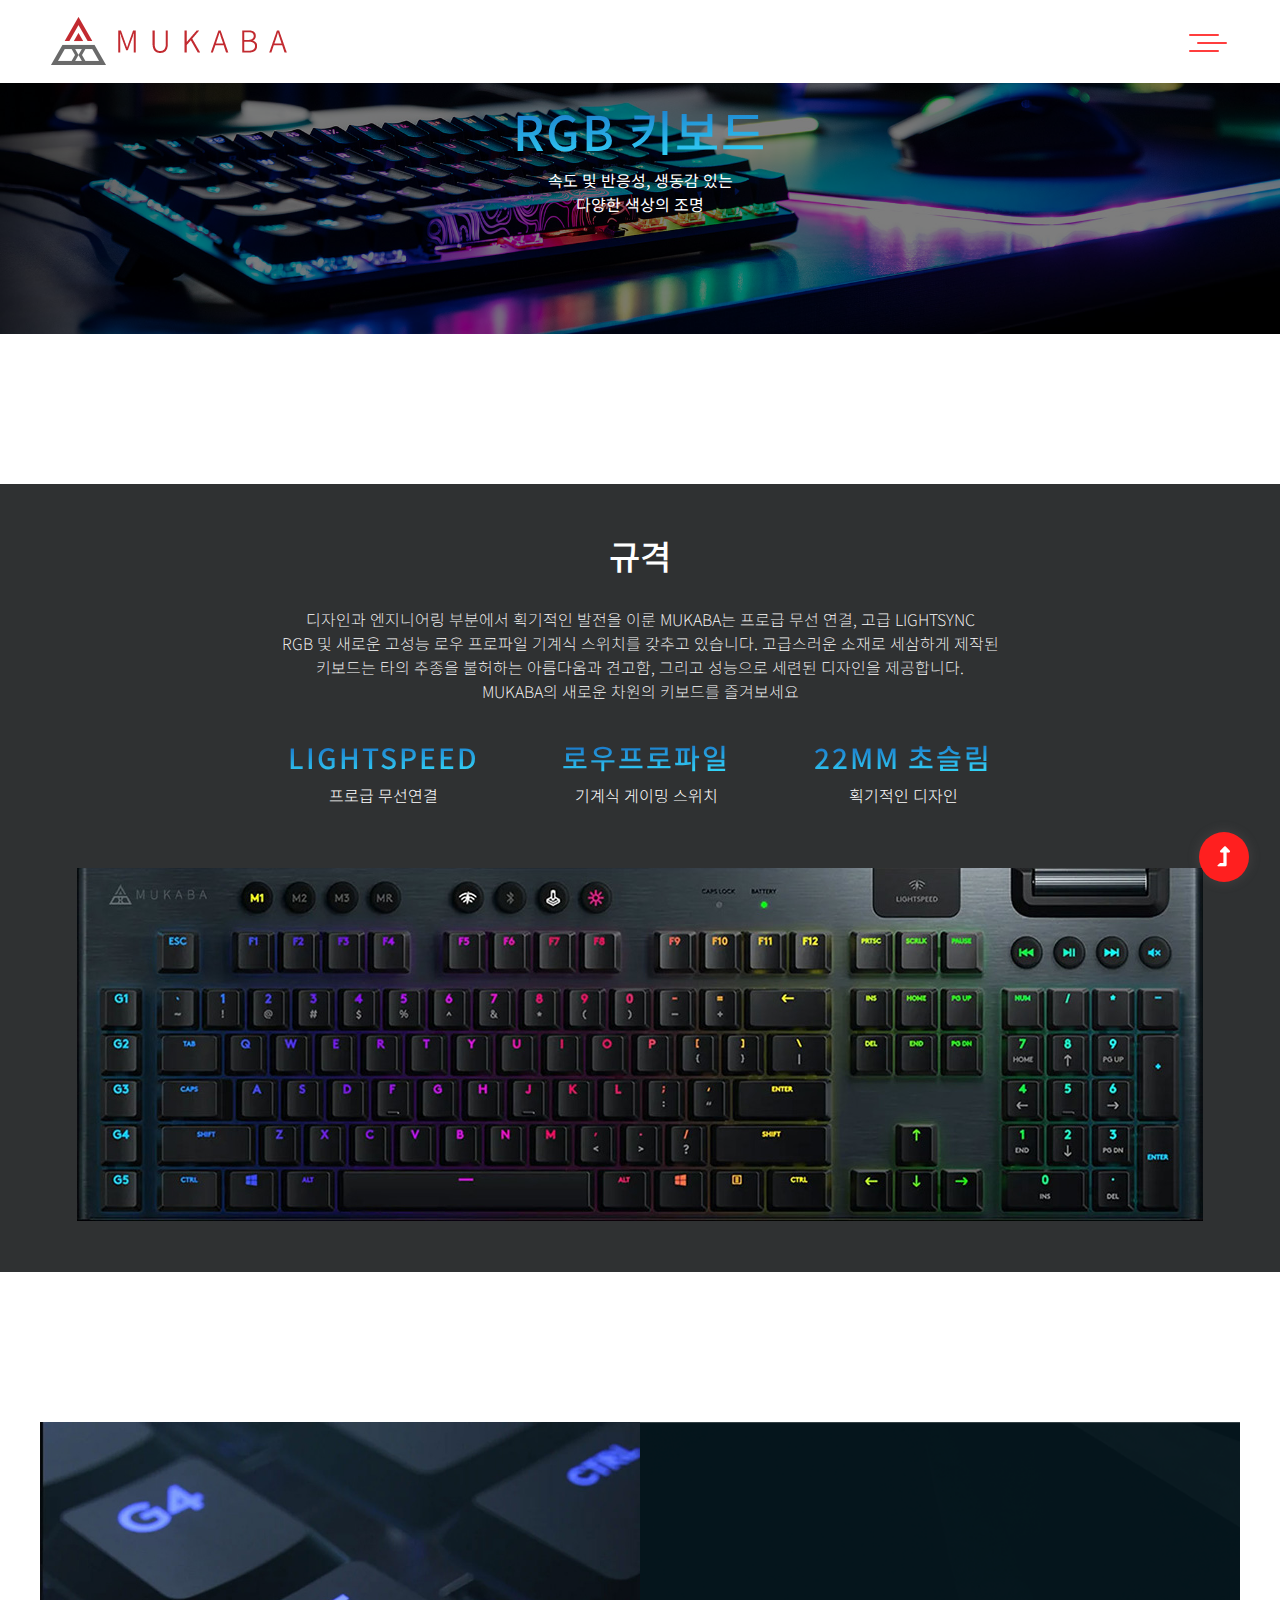
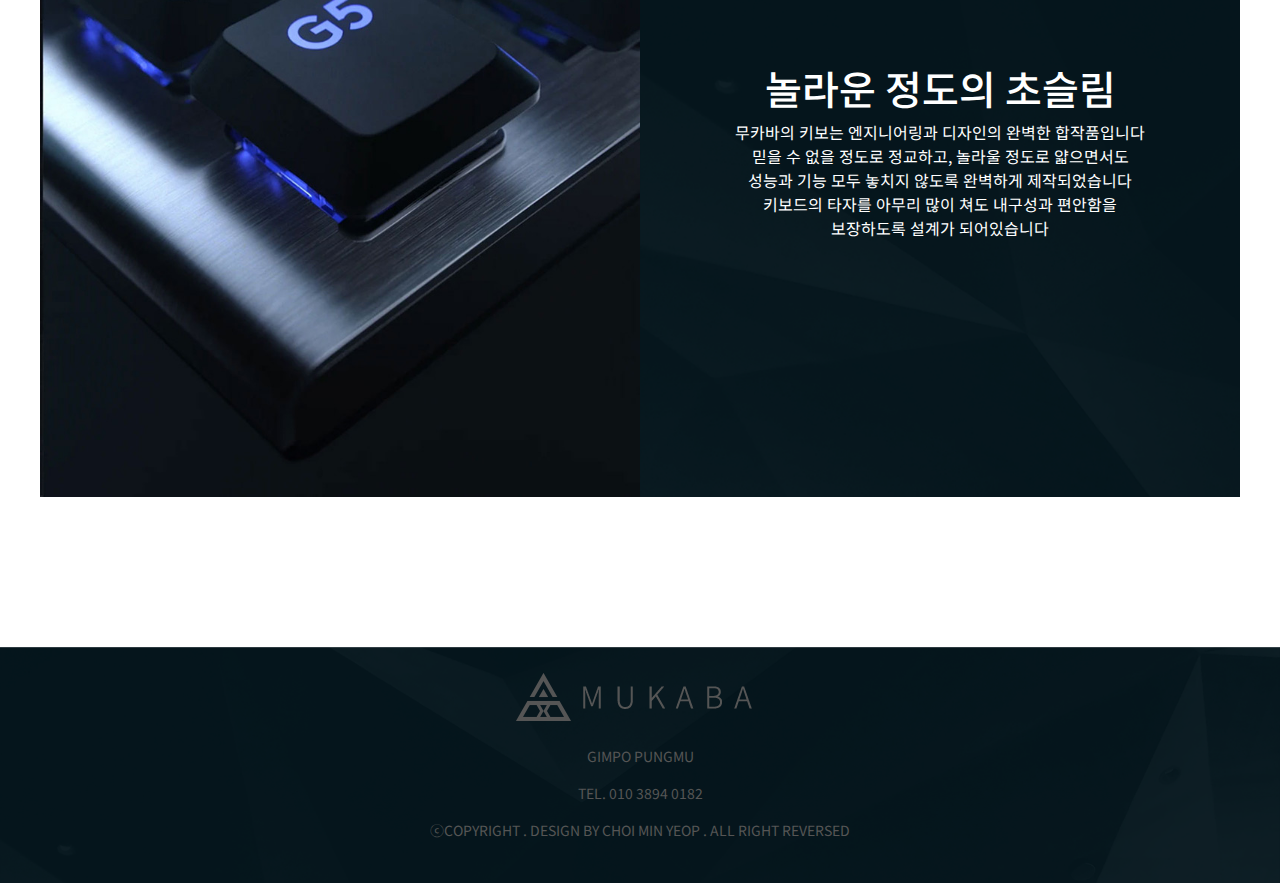
<file: standard.html>
<!doctype html>
<html class="no-js" lang="zxx">
<head>
    <meta charset="utf-8">
    <meta http-equiv="x-ua-compatible" content="ie=edge">
    <title>MUKABA</title>
    <meta name="description" content="">
    <meta name="viewport" content="width=device-width, initial-scale=1">
    <link rel="manifest" href="site.webmanifest">
    <link rel="shortcut icon" type="image/x-icon" href="assets/img/favicon.ico">
    <link rel="shortcut icon" href="./assets/img/icon/logo.png">
    <link rel="appletouch icon" href="./assets/img/icon/logo.ico">

	<!-- CSS here -->
	<link rel="stylesheet" href="assets/css/bootstrap.min.css">
	<link rel="stylesheet" href="assets/css/owl.carousel.min.css">
	<link rel="stylesheet" href="assets/css/slicknav.css">
    <link rel="stylesheet" href="assets/css/flaticon.css">
    <link rel="stylesheet" href="assets/css/hamburgers.min.css">
    <link rel="stylesheet" href="assets/css/gijgo.css">
    <link rel="stylesheet" href="assets/css/animate.min.css">
    <link rel="stylesheet" href="assets/css/animated-headline.css">
	<link rel="stylesheet" href="assets/css/magnific-popup.css">
	<link rel="stylesheet" href="assets/css/fontawesome-all.min.css">
	<link rel="stylesheet" href="assets/css/themify-icons.css">
	<link rel="stylesheet" href="assets/css/slick.css">
	<link rel="stylesheet" href="assets/css/nice-select.css">
	<link rel="stylesheet" href="assets/css/style.css">
</head>
<body>
    <!-- ? Preloader Start -->
   
    <!-- Preloader Start -->
    <header>
        <!--? Header Start -->
        <div class="header-area header-transparent">
            <div class="main-header header-sticky">
                <div class="container-fluid">
                    <div class="row align-items-center justify-content-around">
                        <!-- Logo -->
                        <div class="col-xl-2 col-lg-2">
                            <div class="logo pb-10 pt-10">
                                <a href="index.html"><img class="logo-i" src="assets/img/logo/logo.png" alt=""></a>
                                <a href="index.html"><img class="logo-i-m" src="assets/img/logo/m-logo.png" alt=""></a>
                            </div>
                        </div>
                        <div class="col-xl-9 col-lg-10">
							<div class="main-menu black-menu menu-bg-white d-none d-lg-block">
								<div class="hamburger hamburger--collapse">
									<div class="hamburger-box">
										<div class="hamburger-inner"></div>
									</div>
								</div>
								<nav class="hamburger-menu">
									<ul id="navigation">
										<li><a href="index.html">홈</a></li>
										<li><a href="about.html">회사소개</a></li>
										<li>
											<a href="#keyboard">키보드</a>
											<ul class="submenu">
                                                <li><a href="rgb.html">RGB</a></li>
                                                <li><a href="wireless.html">WIRELESS</a></li>
                                                <li><a href="mechanical.html">MECHANICAL</a></li>
                                                <li><a href="standard.html">STANDARD</a></li>
											</ul>
										</li>
										<li><a href="community.html">커뮤니티</a></li>
									</ul>
								</nav>
							</div>
						</div>
                        <!-- Mobile Menu -->
                        <div class="col-12">
                            <div class="mobile_menu d-block d-lg-none"></div>
                        </div>
                    </div>
                </div>
            </div>
        </div>
        <!-- Header End -->
    </header>
    <!-- header end -->
    <main>
        <div class="about-top">
            <div class="rgb-content">
                <div class="rgb-content-text">
                    <h1><span class="text-animation font-size-m">RGB 키보드</span></h1>
                    <p>속도 및 반응성, 생동감 있는<br>
                    다양한 색상의 조명</p>
                </div>
            </div>
        </div>
        <!-- Hero End -->
        <!--? About Start-->
        <section class="sec-about-keyboard pt-150 pb-150">
            <div class="keyboard-content-box">
                <div class="keyboard-content">
                    <div class="keyboard-content-text-box">
                        <h1>규격</h1>
                        <p>디자인과 엔지니어링 부분에서 획기적인 발전을 이룬 MUKABA는 프로급 무선 연결, 고급 LIGHTSYNC<br>
                        RGB 및 새로운 고성능 로우 프로파일 기계식 스위치를 갖추고 있습니다. 고급스러운 소재로 세삼하게 제작된<br>
                        키보드는 타의 추종을 불허하는 아름다움과 견고함, 그리고 성능으로 세련된 디자인을 제공합니다.<br>
                        MUKABA의 새로운 차원의 키보드를 즐겨보세요</p>
                        <div class="keyboard-content-text">
                            <div class="keyboard-content-text-1">
                                <h3 class="text-animation">LIGHTSPEED</h3>
                                <p>프로급 무선연결</p>
                            </div>
                            <div class="keyboard-content-text-1">
                                <h3 class="text-animation">로우프로파일</h3>
                                <p>기계식 게이밍 스위치</p>
                            </div>
                            <div class="keyboard-content-text-1">
                                <h3 class="text-animation">22MM 초슬림</h3>
                                <p>획기적인 디자인</p>
                            </div>
                        </div>
                    </div>
                    <div class="keyboard-content-img">
                        <img src="./assets/img/about/keyboard.jpg" alt="" class="img-scroll">
                    </div>
                </div>
            </div>
        </section>
        <!-- About  End-->
        <!--? All startups Start -->
        <section class="container pb-150">
            <div class="row about-sec2-content">
                <div class="col-md-6 about-sec2-content-img">
                    <img src="./assets/img/about/keyboard-bg.jpg" alt="">
                </div>
                <div class="col-md-6 about-sec2-content-text">
                    <h1>놀라운 정도의 초슬림</h1>
                    <p>무카바의 키보는 엔지니어링과 디자인의 완벽한 합작품입니다<br>
                    믿을 수 없을 정도로 정교하고, 놀라울 정도로 얇으면서도<br>
                    성능과 기능 모두 놓치지 않도록 완벽하게 제작되었습니다<br>
                    키보드의 타자를 아무리 많이 쳐도 내구성과 편안함을<br>
                    보장하도록 설계가 되어있습니다</p>
                </div>
            </div>
        </section>
        <!--All startups End -->
    </main>

    <!-- footer -->
    <footer class="wd-100 footer-bg"> 
        <div class="footer-content-box footer-content">
         <div class="footer-logo">
             <img src="./assets/img/gallery/footer-logo 1.png" alt="footerlogo">
         </div>
         <div class="footer-text">
             <p>GIMPO PUNGMU</p>
             <p>TEL. 010 3894 0182</p>
             <p>ⓒCOPYRIGHT . DESIGN BY CHOI MIN YEOP . ALL RIGHT REVERSED</p>
         </div>
     </div>
    </footer>
    <!-- footer-end     -->
        
    <!-- Scroll Up -->
    <div id="back-top" >
        <a title="Go to Top" href="#"> <i class="fas fa-level-up-alt"></i></a>
    </div>

    <!-- JS here -->
    <script src="./assets/js/scroll.js"></script>

    <script src="./assets/js/vendor/modernizr-3.5.0.min.js"></script>
    <!-- Jquery, Popper, Bootstrap -->
    <script src="./assets/js/vendor/jquery-1.12.4.min.js"></script>
    <script src="./assets/js/popper.min.js"></script>
    <script src="./assets/js/bootstrap.min.js"></script>
    <!-- Jquery Mobile Menu -->
    <script src="./assets/js/jquery.slicknav.min.js"></script>

    <!-- Jquery Slick , Owl-Carousel Plugins -->
    <script src="./assets/js/owl.carousel.min.js"></script>
    <script src="./assets/js/slick.min.js"></script>
    <!-- One Page, Animated-HeadLin -->
    <script src="./assets/js/wow.min.js"></script>
    <script src="./assets/js/animated.headline.js"></script>
    <script src="./assets/js/jquery.magnific-popup.js"></script>

    <!-- Date Picker -->
    <script src="./assets/js/gijgo.min.js"></script>
    <!-- Nice-select, sticky -->
    <script src="./assets/js/jquery.nice-select.min.js"></script>
    <script src="./assets/js/jquery.sticky.js"></script>
    
    <!-- counter , waypoint,Hover Direction -->
    <script src="./assets/js/jquery.counterup.min.js"></script>
    <script src="./assets/js/waypoints.min.js"></script>
    <script src="./assets/js/jquery.countdown.min.js"></script>
    <script src="./assets/js/hover-direction-snake.min.js"></script>

    <!-- contact js -->
    <script src="./assets/js/contact.js"></script>
    <script src="./assets/js/jquery.form.js"></script>
    <script src="./assets/js/jquery.validate.min.js"></script>
    <script src="./assets/js/mail-script.js"></script>
    <script src="./assets/js/jquery.ajaxchimp.min.js"></script>
    
    <!-- Jquery Plugins, main Jquery -->	
    <script src="./assets/js/plugins.js"></script>
    <script src="./assets/js/main.js"></script>
    
    </body>
</html>
</file>
<file: assets/css/flaticon.css>
/*
  	Flaticon icon font: Flaticon
  	Creation date: 18/05/2020 06:30
  	*/

@font-face {
  font-family: "Flaticon";
  src: url("../fonts/Flaticon.eot");
  src: url("../fonts/Flaticon.eot?#iefix") format("embedded-opentype"),
       url("../fonts/Flaticon.woff2") format("woff2"),
       url("../fonts/Flaticon.woff") format("woff"),
       url("../fonts/Flaticon.ttf") format("truetype"),
       url("../fonts/Flaticon.svg#Flaticon") format("svg");
  font-weight: normal;
  font-style: normal;
}

@media screen and (-webkit-min-device-pixel-ratio:0) {
  @font-face {
    font-family: "Flaticon";
    src: url("../fonts/Flaticon.svg#Flaticon") format("svg");
  }
}

[class^="flaticon-"]:before, [class*=" flaticon-"]:before,
[class^="flaticon-"]:after, [class*=" flaticon-"]:after {   
  font-family: Flaticon;
font-style: normal;
}

.flaticon-null:before { content: "\f100"; }
.flaticon-null-1:before { content: "\f101"; }
.flaticon-null-2:before { content: "\f102"; }
.flaticon-null-3:before { content: "\f103"; }
</file>
<file: assets/css/gijgo.css>
.gj-button {
    background-color: #f5f5f5;
    border: 1px solid #ddd;
    color: #000;
    border-radius: 3px;
    padding: 6px 10px;
    cursor: pointer;
}

.gj-unselectable {
    -webkit-touch-callout: none;
    -webkit-user-select: none;
    -khtml-user-select: none;
    -moz-user-select: none;
    -ms-user-select: none;
    user-select: none;
}

.gj-row {
    display: -webkit-box;
    display: -ms-flexbox;
    display: flex;
    -ms-flex-wrap: wrap;
    flex-wrap: wrap;
}

.gj-margin-left-5 {
    margin-left: 5px;
}

.gj-margin-left-10 {
    margin-left: 10px;
}

.gj-width-full {
    width: 100%;
}

.gj-cursor-pointer {
    cursor: pointer;
}

.gj-text-align-center {
    text-align: center;
}

.gj-font-size-16 {
    font-size: 16px;
}

.gj-hidden {
    display: none;
}

/** Material Design */
.gj-button-md {
    background: 0 0;
    border: none;
    border-radius: 2px;
    color: rgba(0, 0, 0, 0.87);
    position: relative;
    height: 36px;
    margin: 0;
    min-width: 64px;
    padding: 0 16px;
    display: inline-block;
    font-family: "Roboto","Helvetica","Arial",sans-serif;
    font-size: 1rem;
    font-weight: 500;
    text-transform: uppercase;
    letter-spacing: 0;
    overflow: hidden;
    will-change: box-shadow;
    transition: box-shadow .2s cubic-bezier(.4,0,1,1),background-color .2s cubic-bezier(.4,0,.2,1),color .2s cubic-bezier(.4,0,.2,1);
    outline: none;
    cursor: pointer;
    text-decoration: none;
    text-align: center;
    line-height: 36px;
    vertical-align: middle;
    overflow: hidden;
    -webkit-user-select: none;
    -moz-user-select: none;
    -ms-user-select: none;
    user-select: none;
}

.gj-button-md:hover {
    background-color: rgba(158,158,158,.2);
}

.gj-button-md:disabled {
    color: rgba(0,0,0,.26);
    background: 0 0;
}

.gj-button-md .material-icons,
.gj-button-md .gj-icon {
    vertical-align: middle;
    /*font-size: 1.3rem;
    margin-right: 4px;*/
}

.gj-button-md.gj-button-md-icon {
    width: 24px;
    height: 31px;
    min-width: 24px;
    padding: 0px;
    display: table;
}

.gj-button-md.gj-button-md-icon .material-icons,
.gj-button-md.gj-button-md-icon .gj-icon {
    display: table-cell;
    margin-right: 0px;
    width: 24px;
    height: 24px;
}

.gj-button-md.active {
    background-color: rgba(158,158,158,.4);
}

.gj-button-md-group {
    position: relative;
    display: inline-block;
    vertical-align: middle;
}
.gj-textbox-md {
	/* border: none; */
	/* border-bottom: 1px solid rgba(0,0,0,.42); */
	display: block;
	font-family: "Helvetica","Arial",sans-serif;
	font-size: 16px;
	line-height: 16px;
	/* padding: 4px 0px; */
	margin: 0;
	/* width: 100%; */
	background: 0 0;
	/* text-align: ; */
	color: rgba(0,0,0,.87);
	padding-left: 44px;
	border: 1px solid #dca73a;
	/* padding: 15px 15px; */
	/* text-align: center; */
	width: 177px;
	height: 55px;
	border-radius: 5px;
}
.gj-textbox-md:focus,
.gj-textbox-md:active {
    /* border-bottom: 2px solid rgba(0,0,0,.42); */
    outline: none;
}

.gj-textbox-md::placeholder {
    color: #8e8e8e;
}

.gj-textbox-md:-ms-input-placeholder {
    color: #8e8e8e;
}

.gj-textbox-md::-ms-input-placeholder {
    color: #8e8e8e;
}

.gj-md-spacer-24 {
    min-width: 24px;
    width: 24px;
    display: inline-block;
}

.gj-md-spacer-32 {
    min-width: 32px;
    width: 32px;
    display: inline-block;
}

.gj-modal {
    position: fixed;
    top: 0;
    right: 0;
    bottom: 0;
    left: 0;
    z-index: 1203;
    display: none;
    overflow: hidden;
    -webkit-overflow-scrolling: touch;
    outline: 0;
    background-color: rgba(0, 0, 0, 0.54118);
    transition: 200ms ease opacity;
    will-change: opacity;
}

/* List */
ul.gj-list li [data-role="wrapper"] {
    display: table;
    width: 100%;
}

ul.gj-list li [data-role="checkbox"] {
    display: table-cell;
    vertical-align:middle;
    text-align:center;
}

ul.gj-list li [data-role="image"] {
    display: table-cell;
    vertical-align:middle;
    text-align:center;
}

ul.gj-list li [data-role="display"] {
    display: table-cell;
    vertical-align:middle;
    cursor: pointer;
}

ul.gj-list li [data-role="display"]:empty:before {
  content: "\200b"; /* unicode zero width space character */
}

/* List - Bootstrap */
ul.gj-list-bootstrap {
    padding-left: 0px;
    margin-bottom: 0px;
}

ul.gj-list-bootstrap li {
    padding: 0px;
}

ul.gj-list-bootstrap li [data-role="wrapper"] {
    padding: 0px 10px;
}

ul.gj-list-bootstrap li [data-role="checkbox"] {
    width: 24px;
    padding: 3px;
}

ul.gj-list-bootstrap li [data-role="image"] {
    width: 24px;
    height: 24px;
}

ul.gj-list-bootstrap li [data-role="display"] {
    padding: 8px 0px 8px 4px;
}

.list-group-item.active ul li, .list-group-item.active:focus ul li, .list-group-item.active:hover ul li {
    text-shadow: none;
    color:initial;
}

/* List - Material Design */
ul.gj-list-md {
    padding: 0px;
    list-style: none;
    list-style-type: none;
    line-height: 24px;
    letter-spacing: 0;
    color: #616161; /* Gray 700 */
}

ul.gj-list-md li {
    display: list-item;
    list-style-type: none;
    padding: 0px;
    min-height: unset;
    box-sizing: border-box;
    align-items: center;
    cursor: default;
    overflow: hidden;

    font-family: "Roboto","Helvetica","Arial",sans-serif;
    font-size: 16px;
    font-weight: 400;
    letter-spacing: .04em;
    line-height: 1;
    
    -webkit-flex-direction: row;
    -ms-flex-direction: row;
    flex-direction: row;
    -webkit-flex-wrap: nowrap;
    -ms-flex-wrap: nowrap;
    flex-wrap: nowrap;
}

ul.gj-list-md li [data-role="checkbox"] {
    height: 24px;
    width: 24px;
}

ul.gj-list-md li [data-role="image"] {
    height: 24px;
    width: 24px;
}

ul.gj-list-md li [data-role="display"] {
    padding: 8px 0px 8px 5px;
    order: 0;
    flex-grow: 2;
    text-decoration: none;
    box-sizing: border-box;
    align-items: center;
    text-align: left;
    color: rgba(0,0,0,.87);
}

ul.gj-list-md li.disabled>[data-role="wrapper"]>[data-role="display"] {
    color: #9E9E9E; /* Gray 500 */
}

.gj-list-md-active {
    background: #e0e0e0;
    color: #3f51b5;
}


/* Picker */
.gj-picker {
    position: absolute;
    z-index: 1203;
    background-color: #fff;
}

.gj-picker .selected {
    color: #fff;
}

/* Material Design */
.gj-picker-md {
    font-family: "Roboto","Helvetica","Arial",sans-serif;
    font-size: 16px;
    font-weight: 400;
    letter-spacing: .04em;
    line-height: 1;
    color: rgba(0,0,0,.87);
    border: 1px solid #E0E0E0;
}

.gj-modal .gj-picker-md {
    border: 0px;
}

.gj-picker-md [role="header"] {
    color: rgba(255, 255, 255, 0.54);
    display: flex;
    background: #2196f3;
    align-items: baseline;
    user-select: none;
    justify-content: center;
}

.gj-picker-md [role="footer"] {
    float: right;
    padding: 10px;
}

.gj-picker-md [role="footer"] button.gj-button-md {
    color: #2196f3;
    font-weight: bold;
    font-size: 13px;
}

/* Bootstrap */
.gj-picker-bootstrap {
    border-radius: 4px;
    border: 1px solid #E0E0E0;
}

.gj-picker-bootstrap .selected {
    color: #888;
}

.gj-picker-bootstrap [role="header"] {
    background: #eee;
    color: #AAA;
}
@font-face {
    font-family: 'gijgo-material';
    src: url('../fonts/gijgo-material.eot?235541');
    src: url('../fonts/gijgo-material.eot?235541#iefix') format('embedded-opentype'), url('../fonts/gijgo-material.ttf?235541') format('truetype'), url('../fonts/gijgo-material.woff?235541') format('woff'), url('../fonts/gijgo-material.svg?235541#gijgo-material') format('svg');
    font-weight: normal;
    font-style: normal;
}

.gj-icon {
    /* use !important to prevent issues with browser extensions that change fonts */
    font-family: 'gijgo-material' !important;
    font-size: 24px;
    speak: none;
    font-style: normal;
    font-weight: normal;
    font-variant: normal;
    text-transform: none;
    line-height: 1;
    /* Enable Ligatures ================ */
    letter-spacing: 0;
    -webkit-font-feature-settings: "liga";
    -moz-font-feature-settings: "liga=1";
    -moz-font-feature-settings: "liga";
    -ms-font-feature-settings: "liga" 1;
    font-feature-settings: "liga";
    -webkit-font-variant-ligatures: discretionary-ligatures;
    font-variant-ligatures: discretionary-ligatures;
    /* Better Font Rendering =========== */
    -webkit-font-smoothing: antialiased;
    -moz-osx-font-smoothing: grayscale;
}

.gj-icon.undo:before {
    content: "\e900";
}

.gj-icon.vertical-align-top:before {
    content: "\e901";
}

.gj-icon.vertical-align-center:before {
    content: "\e902";
}

.gj-icon.vertical-align-bottom:before {
    content: "\e903";
}

.gj-icon.arrow-dropup:before {
    content: "\e904";
}

.gj-icon.clock:before {
    content: "\e905";
}

.gj-icon.refresh:before {
    content: "\e906";
}

.gj-icon.last-page:before {
    content: "\e907";
}

.gj-icon.first-page:before {
    content: "\e908";
}

.gj-icon.cancel:before {
    content: "\e909";
}

.gj-icon.clear:before {
    content: "\e90a";
}

.gj-icon.check-circle:before {
    content: "\e90b";
}

.gj-icon.delete:before {
    content: "\e90c";
}

.gj-icon.arrow-upward:before {
    content: "\e90d";
}

.gj-icon.arrow-forward:before {
    content: "\e90e";
}

.gj-icon.arrow-downward:before {
    content: "\e90f";
}

.gj-icon.arrow-back:before {
    content: "\e910";
}

.gj-icon.list-numbered:before {
    content: "\e911";
}

.gj-icon.list-bulleted:before {
    content: "\e912";
}

.gj-icon.indent-increase:before {
    content: "\e913";
}

.gj-icon.indent-decrease:before {
    content: "\e914";
}

.gj-icon.redo:before {
    content: "\e915";
}

.gj-icon.align-right:before {
    content: "\e916";
}

.gj-icon.align-left:before {
    content: "\e917";
}

.gj-icon.align-justify:before {
    content: "\e918";
}

.gj-icon.align-center:before {
    content: "\e919";
}

.gj-icon.strikethrough:before {
    content: "\e91a";
}

.gj-icon.italic:before {
    content: "\e91b";
}

.gj-icon.underlined:before {
    content: "\e91c";
}

.gj-icon.bold:before {
    content: "\e91d";
}

.gj-icon.arrow-dropdown:before {
    content: "\e91e";
}

.gj-icon.done:before {
    content: "\e91f";
}

.gj-icon.pencil:before {
    content: "\e920";
}

.gj-icon.minus:before {
    content: "\e921";
}

.gj-icon.plus:before {
    content: "\e922";
}

.gj-icon.chevron-up:before {
    content: "\e923";
}

.gj-icon.chevron-right:before {
    content: "\e924";
}

.gj-icon.chevron-down:before {
    content: "\e925";
}

.gj-icon.chevron-left:before {
    content: "\e926";
}

.gj-icon.event:before {
    content: "\e927";
}
.gj-draggable {
    cursor: move;
}
.gj-resizable-handle {
    position: absolute;
    font-size: 0.1px;
    display: block;
    -ms-touch-action: none;
    touch-action: none;
    z-index: 1203;
}

.gj-resizable-n {
    cursor: n-resize;
    height: 7px;
    width: 100%;
    top: -5px;
    left: 0;
}
.gj-resizable-e {
    cursor: e-resize;
    width: 7px;
    right: -5px;
    top: 0;
    height: 100%;
}
.gj-resizable-s {
    cursor: s-resize;
    height: 7px;
    width: 100%;
    bottom: -5px;
    left: 0;
}
.gj-resizable-w {
	cursor: w-resize;
	width: 7px;
	left: -5px;
	top: 0;
	height: 100%;
}
.gj-resizable-se {
	cursor: se-resize;
	width: 12px;
	height: 12px;
	right: 1px;
	bottom: 1px;
}
.gj-resizable-sw {
	cursor: sw-resize;
	width: 9px;
	height: 9px;
	left: -5px;
	bottom: -5px;
}
.gj-resizable-nw {
	cursor: nw-resize;
	width: 9px;
	height: 9px;
	left: -5px;
	top: -5px;
}
.gj-resizable-ne {
	cursor: ne-resize;
	width: 9px;
	height: 9px;
	right: -5px;
	top: -5px;
}

.gj-dialog-footer {
    position: absolute;
    bottom: 0px;
    width: 100%;
    margin-top: 0px;
}

.gj-dialog-scrollable [data-role="body"] {
    overflow-x: hidden;
    overflow-y: scroll;
}

/** Bootstrap 3 **/
.gj-dialog-bootstrap {
    overflow: hidden;
    z-index: 1202;
}

.gj-dialog-bootstrap [data-role="title"] {
    display: inline;
}
.gj-dialog-bootstrap [data-role="close"] {
    line-height: 1.42857143;
}

/** Bootstrap 4 **/
.gj-dialog-bootstrap4 {
    overflow: hidden;
    z-index: 1202;
}

.gj-dialog-bootstrap4 [data-role="title"] {
    display: inline;
}
.gj-dialog-bootstrap4 [data-role="close"] {
    line-height: 1.5;
}

/** Material Design **/
.gj-dialog-md {
    background-color: #FFF;
    overflow: hidden;
    border: none;
    box-shadow: 0 11px 15px -7px rgba(0,0,0,.2), 0 24px 38px 3px rgba(0,0,0,.14), 0 9px 46px 8px rgba(0,0,0,.12);
    box-sizing: border-box;
    position: relative;
    display: -webkit-box;
    display: -webkit-flex;
    display: -ms-flexbox;
    display: flex;
    -webkit-box-orient: vertical;
    -webkit-box-direction: normal;
    -webkit-flex-direction: column;
    -ms-flex-direction: column;
    flex-direction: column;
    -webkit-background-clip: padding-box;
    background-clip: padding-box;
    outline: 0;
    z-index: 1202;
}

.gj-dialog-md-header {
    padding: 24px 24px 0px 24px;
    font-family: "Roboto","Helvetica","Arial",sans-serif;
}

.gj-dialog-md-title {
    margin: 0;
    font-weight: 400;
    display: inline;
    line-height: 28px;
    font-size: 20px;
}

.gj-dialog-md-close {
    -webkit-appearance: none;
    padding: 0;
    cursor: pointer;
    background: 0 0;
    border: 0;
    float: right;
    line-height: 28px;
    font-size: 28px;
}

.gj-dialog-md-body {
    padding: 20px 24px 24px 24px;
    color: rgba(0,0,0,.54);
    font-family: "Helvetica","Arial",sans-serif;
    font-size: 14px;
    font-weight: 400;
    line-height: 20px;
}

.gj-dialog-md-footer {
    padding: 8px 8px 8px 24px;
    display: -webkit-flex;
    display: -ms-flexbox;
    display: flex;
    -webkit-flex-direction: row-reverse;
    -ms-flex-direction: row-reverse;
    flex-direction: row-reverse;
    -webkit-flex-wrap: wrap;
    -ms-flex-wrap: wrap;
    flex-wrap: wrap;

    box-sizing: border-box;
}

.gj-dialog-md-footer>*:first-child {
    margin-right: 0;
}

.gj-dialog-md-footer>* {
    margin-right: 8px;
    height: 36px;
}
DIV.gj-grid-wrapper {
    margin: auto;
    position: relative;
    clear:both;
    z-index: 1;
}

TABLE.gj-grid {
    margin: auto;    
    border-collapse: collapse;
    width: 100%;
    table-layout: fixed;
}

TABLE.gj-grid THEAD TH [data-role="selectAll"] {
    margin: auto;
}

TABLE.gj-grid THEAD TH [data-role="title"] {
    display: inline-block;
}

TABLE.gj-grid THEAD TH [data-role="sorticon"] {
    display: inline-block;
}

TABLE.gj-grid THEAD TH {
    overflow: hidden;
    text-overflow: ellipsis;
}

TABLE.gj-grid.autogrow-header-row THEAD TH {
    overflow: auto;
    text-overflow: initial;
    white-space: pre-wrap;
    -ms-word-break: break-word;
    word-break: break-word;
}

TABLE.gj-grid > tbody > tr > td {
    overflow: hidden;
    position: relative;
}

table.gj-grid tbody div[data-role="display"] {
    vertical-align: middle;
    text-indent: 0;
    white-space: pre-wrap;
    -ms-word-break: break-word;
    word-break: break-word;
}

table.gj-grid.fixed-body-rows tbody div[data-role="display"] {
    overflow: hidden;
    text-overflow: ellipsis;
    white-space: nowrap;
    -ms-word-break: initial;
    word-break: initial;
}

table.gj-grid tfoot DIV[data-role="display"] {
    vertical-align: middle;
    text-indent: 0;
    display: flex;
}

TABLE.gj-grid .fa {
    padding: 2px;
}

TABLE.gj-grid > tbody > tr > td > div {
    padding: 2px;
    overflow: hidden;
}

DIV.gj-grid-wrapper DIV.gj-grid-loading-cover
{
    background: #BBBBBB;
    opacity: 0.5;
    position: absolute;
    vertical-align: middle;
}

DIV.gj-grid-wrapper DIV.gj-grid-loading-text
{
    position: absolute;
    font-weight: bold;
}

/* Bootstrap Theme */
table.gj-grid-bootstrap thead th {
    background-color: #f5f5f5;
    vertical-align:middle;
}

table.gj-grid-bootstrap thead th [data-role="sorticon"] {
    margin-left: 5px;
}

table.gj-grid-bootstrap thead th [data-role="sorticon"] i.gj-icon,
table.gj-grid-bootstrap thead th [data-role="sorticon"] i.material-icons {
    position: absolute;
    font-size: 20px;
    top: 15px;
}

table.gj-grid-bootstrap tbody tr td div[data-role="display"] {
    padding: 0px;
}

.gj-grid-bootstrap-4 .gj-checkbox-bootstrap {
    display: inline-block;
    padding-top: 2px;
}

.gj-grid-bootstrap-4 tbody tr.active {
    background-color: rgba(0,0,0,.075);
}

/* Material Design Theme */
.gj-grid-md {
    position: relative;
    border: 1px solid #e0e0e0;
    border-collapse: collapse;
    white-space: nowrap;
    font-size: 13px;
    font-family: "Roboto","Helvetica","Arial",sans-serif;
    background-color: #fff;
}

.gj-grid-md td:first-of-type, .gj-grid-md th:first-of-type {
    padding-left: 24px;
}

.gj-grid-md th {
    position: relative;
    vertical-align: bottom;
    font-weight: 700;
    line-height: 31px;
    letter-spacing: 0;
    height: 56px;
    font-size: 12px;
    color: rgba(0,0,0,.54);
    padding-bottom: 8px;
    box-sizing: border-box;
    padding: 12px 18px;
    text-align: right;
}

.gj-grid-md td {
    position: relative;
    height: 48px;
    border-top: 1px solid #e0e0e0;
    border-bottom: 1px solid #e0e0e0;
    padding: 12px 18px;
    box-sizing: border-box;
    text-align: left;
    color: rgba(0,0,0,.87);
}

.gj-grid-md tbody tr {
    position: relative;
    height: 48px;
    transition-duration: .28s;
    transition-timing-function: cubic-bezier(.4,0,.2,1);
    transition-property: background-color;
}

.gj-grid-md tbody tr:hover {
    background-color: #EEEEEE; /* Gray 200 */
}

.gj-grid-md tbody tr.gj-grid-md-select {
    background-color: #F5F5F5; /* Grey 100 */
}


table.gj-grid-md thead th [data-role="sorticon"] {
    margin-left: 5px;
}

table.gj-grid-md thead th [data-role="sorticon"] i.gj-icon,
table.gj-grid-md thead th [data-role="sorticon"] i.material-icons {
    position: absolute;
    font-size: 16px;
    top: 19px;
}

table.gj-grid-md thead th.gj-grid-select-all {
    padding-bottom: 3px;
}
/* Hide all prioritized columns by default */
@media only all {
	th.display-1120,
	td.display-1120,
	th.display-960,
	td.display-960,
	th.display-800,
	td.display-800,
	th.display-640,
	td.display-640,
	th.display-480,
	td.display-480,
	th.display-320,
	td.display-320 {
		display: none;
	}
}

/* Show at 320px (20em x 16px) */
@media screen and (min-width: 20em) {
	TABLE.gj-grid-bootstrap th.display-320,
	TABLE.gj-grid-bootstrap td.display-320 {
		display: table-cell;
	}
}
/* Show at 480px (30em x 16px) */
@media screen and (min-width: 30em) {
	TABLE.gj-grid-bootstrap th.display-480,
	TABLE.gj-grid-bootstrap td.display-480 {
		display: table-cell;
	}
}
/* Show at 640px (40em x 16px) */
@media screen and (min-width: 40em) {
	TABLE.gj-grid-bootstrap th.display-640,
	TABLE.gj-grid-bootstrap td.display-640 {
		display: table-cell;
	}
}
/* Show at 800px (50em x 16px) */
@media screen and (min-width: 50em) {
	TABLE.gj-grid-bootstrap th.display-800,
	TABLE.gj-grid-bootstrap td.display-800 {
		display: table-cell;
	}
}
/* Show at 960px (60em x 16px) */
@media screen and (min-width: 60em) {
	TABLE.gj-grid-bootstrap th.display-960,
	TABLE.gj-grid-bootstrap td.display-960 {
		display: table-cell;
	}
}
/* Show at 1,120px (70em x 16px) */
@media screen and (min-width: 70em) {
	TABLE.gj-grid-bootstrap th.display-1120,
	TABLE.gj-grid-bootstrap td.display-1120 {
		display: table-cell;
	}
}

/* Material Design Theme */
.gj-grid-md tfoot tr th {
    padding-right: 14px;
}

.gj-grid-md tfoot tr[data-role="pager"] .gj-grid-mdl-pager-label {
    padding-left: 5px;
    padding-right: 5px;
}

.gj-grid-md tfoot tr[data-role="pager"] .gj-dropdown-md {
    margin-left: 12px;
}

.gj-grid-md tfoot tr[data-role="pager"] .gj-dropdown-md [role="presenter"] {
    font-size: 12px;
    font-weight: bold;
    color: rgba(0,0,0,.54);
}

.gj-grid-md tfoot tr[data-role="pager"] .gj-dropdown-md [role="presenter"] [role="display"] {
    text-align: right;
}

.gj-grid-md tfoot tr[data-role="pager"] .gj-grid-md-limit-select {
    margin-left: 10px;
    font-size: 12px;
    font-weight: bold;
    color: rgba(0,0,0,.54);
}

/* Bootstrap */
.gj-grid-bootstrap tfoot tr[data-role="pager"] th {
    line-height: 30px;
    background-color: #f5f5f5;
}

.gj-grid-bootstrap tfoot tr[data-role="pager"] th > div > div {
    margin-right: 5px;
}

.gj-grid-bootstrap tfoot tr[data-role="pager"] th > div > button {
    margin-right: 5px;
}

.gj-grid-bootstrap-4 tfoot tr[data-role="pager"] th > div button {
    height: 34px;
}

.gj-grid-bootstrap-4 tfoot tr[data-role="pager"] th div .gj-dropdown-bootstrap-4 .gj-dropdown-expander-mi .gj-icon {
    top: 5px;
}

.gj-grid-bootstrap-3 tfoot tr[data-role="pager"] th > div > input {
    margin-right: 5px;
    width: 40px;
    text-align: right;
    display: inline-block;
    font-weight: bold;
}

.gj-grid-bootstrap-4 tfoot tr[data-role="pager"] th > div > div.input-group {
    width: 40px;
}

.gj-grid-bootstrap-4 tfoot tr[data-role="pager"] th > div > div.input-group input {
    text-align: right;
    font-weight: bold;
    height: 34px;
    padding-top: 2px;
    padding-bottom: 6px;
}

.gj-grid-bootstrap tfoot tr[data-role="pager"] th > div > select {
    display: inline-block;
    margin-right: 5px;
    width: 60px;
}

.gj-grid-bootstrap tfoot tr[data-role="pager"] th .gj-dropdown-bootstrap .gj-list-bootstrap [data-role="display"] {
    line-height: 14px;
}

.gj-grid-bootstrap tfoot tr[data-role="pager"] th .gj-dropdown-bootstrap [role="presenter"] [role="display"] {
    font-weight: bold;
}

.gj-grid-bootstrap tfoot tr[data-role="pager"] th .gj-dropdown-bootstrap-3 [role="presenter"] {
    padding: 2px 8px;
}

.gj-grid-bootstrap tfoot tr[data-role="pager"] th .gj-dropdown-bootstrap-4 [role="presenter"] {
    padding: 1px 8px;
}
.gj-grid thead tr th div.gj-grid-column-resizer-wrapper {
    position: relative;
    width: 100%;
    height: 0px; 
    top: 0px; 
    left: 0px; 
    padding: 0px;
}

span.gj-grid-column-resizer {
    position: absolute;
    right: 0px;
    width: 10px;
    top: -100px;
    height: 300px;
    z-index: 1203;
    cursor: e-resize;
}

.gj-grid-resize-cursor {
    cursor: e-resize;
}
.gj-grid-md tbody tr.gj-grid-top-border td {
  border-top: 2px solid #777;
}
.gj-grid-md tbody tr.gj-grid-bottom-border td {
  border-bottom: 2px solid #777;
}

.gj-grid-bootstrap tbody tr.gj-grid-top-border td {
  border-top: 2px solid #777;
}
.gj-grid-bootstrap tbody tr.gj-grid-bottom-border td {
  border-bottom: 2px solid #777;
}
.gj-grid-md thead tr th.gj-grid-left-border,
.gj-grid-md tbody tr td.gj-grid-left-border
{
    border-left: 3px solid #777;
}
.gj-grid-md thead tr th.gj-grid-right-border,
.gj-grid-md tbody tr td.gj-grid-right-border
{
    border-right: 3px solid #777;
}

.gj-grid-bootstrap thead tr th.gj-grid-left-border,
.gj-grid-bootstrap tbody tr td.gj-grid-left-border
{
    border-left: 5px solid #ddd;
}
.gj-grid-bootstrap thead tr th.gj-grid-right-border,
.gj-grid-bootstrap tbody tr td.gj-grid-right-border
{
    border-right: 5px solid #ddd;
}
.gj-dirty {
    position: absolute;
    top: 0px;
    left: 0px;
    border-style: solid;
    border-width: 3px;
    border-color: #f00 transparent transparent #f00;
    padding: 0;
    overflow: hidden;
    vertical-align: top;
}

/* Material Design */
.gj-grid-md tbody tr td.gj-grid-management-column {
    padding: 3px;
}

.gj-grid-md tbody tr td[data-mode="edit"] {
    padding: 0px 18px;
}

.gj-grid-md tbody .gj-dropdown-md [role="presenter"] [role="display"] {
    padding: 0px;
}

/* Bootstrap */
.gj-grid-bootstrap tbody tr td[data-mode="edit"] {
    padding: 0px;
}

.gj-grid-bootstrap tbody tr td[data-mode="edit"] [data-role="edit"] {
    padding: 0px;
}

/* Bootstrap 3 */
.gj-grid-bootstrap-3 tbody tr td.gj-grid-management-column {
    padding: 3px;
}

.gj-grid-bootstrap-3 tbody tr td[data-mode="edit"] {
    height: 38px;
}

.gj-grid-bootstrap-3 tbody tr td[data-mode="edit"] [data-role="edit"] input[type="text"] {
    height: 37px;
    padding: 8px;
}

.gj-grid-bootstrap-3 tbody tr td[data-mode="edit"] .gj-dropdown-bootstrap [role="presenter"] {
    border: 0px;
    border-radius: 0px;
    height: 37px;
    padding-left: 8px;
}

.gj-grid-bootstrap-3 tbody tr td[data-mode="edit"] .gj-datepicker-bootstrap {
    height: 37px;
}

.gj-grid-bootstrap-3 tbody tr td[data-mode="edit"] .gj-datepicker-bootstrap [role="input"] {
    height: 37px;
    border:0px;
    border-radius: 0px;
}

.gj-grid-bootstrap-3 tbody tr td[data-mode="edit"] .gj-datepicker-bootstrap [role="right-icon"] {
    border:0px;
    border-radius: 0px;
}

.gj-grid-bootstrap-3 tbody tr td[data-mode="edit"] .gj-checkbox-bootstrap {
    display: inline-block;
    padding-top: 10px;
    height: 32px;
}

/* Bootstrap 4 */
.gj-grid-bootstrap-4 tbody tr td.gj-grid-management-column {
    padding: 6px;
}

.gj-grid-bootstrap-4 tbody tr td[data-mode="edit"] [data-role="edit"] input[type="text"] {
    height: 48px;
    padding-left: 12px;
}

.gj-grid-bootstrap-4 tbody tr td[data-mode="edit"] .gj-dropdown-bootstrap [role="presenter"] {
    border: 0px;
    border-radius: 0px;
    height: 48px;
    padding-left: 12px;
    font-family: -apple-system,system-ui,BlinkMacSystemFont,"Segoe UI",Roboto,"Helvetica Neue",Arial,sans-serif;
}

.gj-grid-bootstrap-4 tbody tr td[data-mode="edit"] .gj-dropdown-bootstrap-4 [role="expander"].gj-dropdown-expander-mi .gj-icon,
.gj-grid-bootstrap-4 tbody tr td[data-mode="edit"] .gj-dropdown-bootstrap-4 [role="expander"].gj-dropdown-expander-mi .material-icons {
    top: 13px;
}

.gj-grid-bootstrap-4 tbody tr td[data-mode="edit"] .gj-datepicker-bootstrap {
    height: 48px;
}

.gj-grid-bootstrap-4 tbody tr td[data-mode="edit"] .gj-datepicker-bootstrap [role="input"] {
    height: 48px;
    border:0px;
    border-radius: 0px;
}

.gj-grid-bootstrap-4 tbody tr td[data-mode="edit"] .gj-datepicker-bootstrap [role="right-icon"] {
    background-color: #fff;
}

.gj-grid-bootstrap-4 tbody tr td[data-mode="edit"] .gj-datepicker-bootstrap [role="right-icon"] button {
    border: 0px;
    border-radius: 0px;
    width: 43px;
    position: relative;
}

.gj-grid-bootstrap-4 tbody tr td[data-mode="edit"] .gj-datepicker-bootstrap [role="right-icon"] .gj-icon,
.gj-grid-bootstrap-4 tbody tr td[data-mode="edit"] .gj-datepicker-bootstrap [role="right-icon"] .material-icons {
    top: 13px;
    left: 10px;
    font-size: 24px;
}

.gj-grid-bootstrap-4 tbody tr td[data-mode="edit"] .gj-checkbox-bootstrap {
    display: inline-block;
    padding-top: 15px;
    height: 42px;
}
.gj-grid-md thead tr[data-role="filter"] th {
    border-top: 1px solid #e0e0e0;
}

div.gj-grid-wrapper div.gj-grid-bootstrap-toolbar {
    background-color: #f5f5f5;
    padding: 8px;
    font-weight: bold;
    border: 1px solid #ddd;
}

div.gj-grid-wrapper div.gj-grid-bootstrap-4-toolbar {
    background-color: #f5f5f5;
    padding: 12px;
    font-weight: bold;
    border: 1px solid #ddd;
}

div.gj-grid-wrapper div.gj-grid-md-toolbar {
    font-weight: bold;
    font-size: 24px;
    font-family: "Helvetica","Arial",sans-serif;
    background-color: rgb(255, 255, 255);
    
    border-top: 1px solid #e0e0e0;
    border-left: 1px solid #e0e0e0;
    border-right: 1px solid #e0e0e0;
    border-bottom: 0px;
    border-collapse: collapse;

    padding: 0 18px 0px 18px;
    line-height: 56px;
}
table.gj-grid-scrollable tbody {
    overflow-y: auto;
    overflow-x: hidden;
    display: block;
}

/* Material Design */
table.gj-grid-md.gj-grid-scrollable {
    border-bottom: 0px;
}

table.gj-grid-md.gj-grid-scrollable tbody {
    border-right: 1px solid #e0e0e0;
    border-bottom: 1px solid #e0e0e0;
}

table.gj-grid-md.gj-grid-scrollable tfoot {
    border-bottom: 1px solid #e0e0e0;
}

/* Bootstrap 3 */
table.gj-grid-bootstrap.gj-grid-scrollable {
    border-bottom: 0px;
}

table.gj-grid-bootstrap.gj-grid-scrollable tbody {
    border-right: 1px solid #ddd;
    border-bottom: 1px solid #ddd;
}

table.gj-grid-bootstrap.gj-grid-scrollable tbody tr[data-role="row"]:first-child td {
    border-top: 0px;
}

table.gj-grid-bootstrap.gj-grid-scrollable tbody tr[data-role="row"] td:first-child {
    border-left: 0px;
}

table.gj-grid-bootstrap.gj-grid-scrollable tbody tr[data-role="row"] td:last-child {
    border-right: 0px;
}

table.gj-grid-bootstrap.gj-grid-scrollable tfoot {
    border-bottom: 1px solid #ddd;
}

ul.gj-list li [data-role="spacer"] {
    display: table-cell;
}

ul.gj-list li [data-role="expander"] {
    display: table-cell;
    vertical-align:middle;
    text-align:center;
    cursor: pointer;
}

[data-type="tree"] ul li [data-role="expander"].gj-tree-material-icons-expander {
    width: 24px;
}

[data-type="tree"] ul li [data-role="expander"].gj-tree-font-awesome-expander {
    width: 24px;
}

[data-type="tree"] ul li [data-role="expander"].gj-tree-glyphicons-expander {
    width: 24px;
}

[data-type="tree"] ul li [data-role="expander"].gj-tree-glyphicons-expander .glyphicon {
    top: 4px;
    height: 24px;
}

/* Bootstrap Theme */
.gj-tree-bootstrap-3 ul.gj-list-bootstrap li {
    border: 0px;
    border-radius: 0px;
    color: #333;
}

.gj-tree-bootstrap-3 ul.gj-list-bootstrap li.active {
    color: #fff;
}

.gj-tree-bootstrap-3 ul.gj-list-bootstrap li.disabled {
    color: #777;
    background-color: #eee;
}

.gj-tree-bootstrap-4 ul.gj-list-bootstrap li {
    border: 0px;
    border-radius: 0px;
    color: #212529;
}

.gj-tree-bootstrap-4 ul.gj-list-bootstrap li.active {
    color: #fff;
}

.gj-tree-bootstrap-4 ul.gj-list-bootstrap li.disabled {
    color: #868e96;
}

.gj-tree-bootstrap-4 ul.gj-list-bootstrap li ul.gj-list-bootstrap {
    width: 100%;
}

.gj-tree-bootstrap-border ul.gj-list-bootstrap li {
    border: 1px solid #ddd;
}

.gj-tree-bootstrap-border ul.gj-list-bootstrap li ul.gj-list-bootstrap li {
    border-left: 0px;
    border-right: 0px;
}

.gj-tree-bootstrap-border ul.gj-list-bootstrap li:first-child {
    border-top-left-radius: 4px;
    border-top-right-radius: 4px;
}

.gj-tree-bootstrap-border ul.gj-list-bootstrap li:last-child {
    border-bottom-left-radius: 4px;
    border-bottom-right-radius: 4px;
}

.gj-tree-bootstrap-border ul.gj-list-bootstrap li ul.gj-list-bootstrap li:first-child {
    border-top-left-radius: 0px;
    border-top-right-radius: 0px;
}

.gj-tree-bootstrap-border ul.gj-list-bootstrap li ul.gj-list-bootstrap li:last-child {
    border-bottom: 0px;
    border-bottom-left-radius: 0px;
    border-bottom-right-radius: 0px;
}

ul.gj-list-bootstrap li [data-role="expander"].gj-tree-material-icons-expander {
    padding-top: 8px;
    padding-bottom: 4px;
}

ul.gj-list-bootstrap li [data-role="expander"].gj-tree-material-icons-expander .gj-icon {
    width: 24px;
    height: 24px;
}

/* Material Design Theme */
ul.gj-list-md li.disabled > [data-role="wrapper"] > [data-role="expander"] {
    color: #9E9E9E; /* Gray 500 */
}

.gj-tree-md-border ul.gj-list-md li {
    border: 1px solid #616161; /* Gray 700 */
    margin-bottom: -1px;
}

.gj-tree-md-border ul.gj-list-md li ul.gj-list-md li {
    border-left: 0px;
    border-right: 0px;
}

.gj-tree-md-border ul.gj-list-md li ul.gj-list-md li:last-child {
    border-bottom: 0px;
}
.gj-tree-drop-above {    
    border-top: 1px solid #000;
}

.gj-tree-drop-below {
    border-bottom: 1px solid #000;
}

.gj-tree-bootstrap-3 ul.gj-list-bootstrap li [data-role="wrapper"].drop-above {
    border-top: 2px solid #000;
}

.gj-tree-bootstrap-3 ul.gj-list-bootstrap li [data-role="wrapper"].drop-below {
    border-bottom: 2px solid #000;
}

.gj-tree-bootstrap-4 ul.gj-list-bootstrap li [data-role="wrapper"].drop-above {
    border-top: 2px solid #000;
}

.gj-tree-bootstrap-4 ul.gj-list-bootstrap li [data-role="wrapper"].drop-below {
    border-bottom: 2px solid #000;
}

.gj-tree-drag-el {
    padding: 0px;
    margin: 0px;
    z-index: 1203;
}

.gj-tree-drag-el li {
    padding: 0px;
    margin: 0px;
}

.gj-tree-drag-el [data-role="wrapper"] {
    cursor: move;
    display: table;
}

.gj-tree-drag-el [data-role="indicator"] {
    width: 14px;
    padding: 0px 3px;
    display: table-cell;
    vertical-align: middle;
    text-align: center;
}

.gj-tree-bootstrap-drag-el li.list-group-item {
    border: 0px;
    background: unset;
}

.gj-tree-bootstrap-drag-el [data-role="indicator"] {
    width: 24px;
    height: 24px;
    padding: 0px;
}

.gj-tree-md-drag-el [data-role="indicator"] {
    width: 24px;
    height: 24px;
    padding: 0px;
}
/* Bootstrap */
.gj-checkbox-bootstrap {
    min-width: 0;
    font-size: 0;
    font-weight: normal;
    margin: 0px;
    text-align: center;
    width: 18px;
    height: 18px;
    position: relative;
    display: inline;
}

.gj-checkbox-bootstrap input[type="checkbox"] {
    display: none;
    margin-bottom: -12px;
}

.gj-checkbox-bootstrap span {
    background: #fff;
    display: block;
    content: " ";
    width: 18px;
    height: 18px;
    line-height: 11px;
    font-size: 11px;
    padding: 2px;
    color: #555555;
    border: 1px solid #CCCCCC;
    border-radius: 3px;
    transition: box-shadow 0.2s linear, border-color 0.2s linear;
    cursor: pointer;
    margin: auto;
}

.gj-checkbox-bootstrap input[type="checkbox"]:focus + span:before {
    outline: 0;
    box-shadow: 0 0 0 0 #66afe9, 0 0 6px rgba(102, 175, 233, .6);
    border-color: #66afe9;
}

.gj-checkbox-bootstrap input[type="checkbox"][disabled] + span {
    opacity: 0.6;
    cursor: not-allowed;
}

/* Bootstrap 4 */
.gj-checkbox-bootstrap.gj-checkbox-bootstrap-4 span {
    line-height: 16px;
    padding: 0px;
}

.gj-checkbox-bootstrap-4.gj-checkbox-material-icons input[type="checkbox"]:checked + span:after {
    font-size: 16px;
}

.gj-checkbox-bootstrap-4.gj-checkbox-material-icons input[type="checkbox"]:indeterminate + span:after {
    font-size: 16px;
}

/* Material Design */
.gj-checkbox-md {
    min-width: 0;
    font-size: 0;
    font-weight: normal;
    margin: 0px;
    text-align: center;
    width: 16px;
    height: 16px;
    position: relative;
}

.gj-checkbox-md input[type="checkbox"] {
    display: none;
    margin-bottom: -12px;
}

.gj-checkbox-md span {
    display: inline-block;
    box-sizing: border-box;
    width: 16px;
    height: 16px;
    margin: 0;
    cursor: pointer;
    overflow: hidden;
    border: 2px solid #616161; /* Gray 700 */
    border-radius: 2px;
    z-index: 2;
}

.gj-checkbox-md input[type="checkbox"]:checked + span {
    border: 2px solid #536DFE; /* Indigo A200 */
}

.gj-checkbox-md input[type="checkbox"]:checked + span:after {
    color: #FFF;
    background-color: #536DFE; /* Indigo A200 */
    position: absolute;
    left: 1px;
    top: -15px;
}

.gj-checkbox-md input[type="checkbox"]:indeterminate + span {
    border: 2px solid #616161; /* Gray 700 */
}

.gj-checkbox-md input[type="checkbox"]:indeterminate + span:after {    
    color: #616161;/*color: rgba(0, 0, 0, 1);*/
    position: absolute;
    left: 1px;
    top: -15px;
}

.gj-checkbox-md input[type="checkbox"][disabled] + span {
    border: 2px solid #9E9E9E;
}

.gj-checkbox-md input[type="checkbox"][disabled] + span:after {
    background-color: #9E9E9E;
}

.gj-checkbox-md input[type="checkbox"][disabled]:indeterminate + span:after {
    color: #FFFFFF;
}

/* Material Icons */
.gj-checkbox-material-icons input[type="checkbox"]:checked + span:after {
    content: "\e91f";
    font-size: 14px;
    font-weight: bold;
    white-space: pre;
}

.gj-checkbox-material-icons input[type="checkbox"]:indeterminate + span:after {
    content: "\e921";
    font-size: 14px;
    font-weight: bold;
    white-space: pre;
}

/* Glyphicons */
.gj-checkbox-glyphicons input[type="checkbox"]:checked + span:after {
    display: inline-block;
    font-family: 'Glyphicons Halflings';
    content: "\e013 ";
}

.gj-checkbox-glyphicons input[type="checkbox"]:indeterminate + span:after {
    display: inline-block;
    font-family: 'Glyphicons Halflings';
    content: "\2212 ";
    padding-right: 1px;
}

/* fontawesome */
.gj-checkbox-fontawesome .fa {
    font-size: 14px;
}
.gj-checkbox-bootstrap.gj-checkbox-fontawesome .fa {
    line-height: 18px;
}

.gj-checkbox-fontawesome input[type="checkbox"]:checked + span:before {
    content: "\f00c ";
}

.gj-checkbox-fontawesome input[type="checkbox"]:indeterminate + span:before {
    content: "\f068 ";
}
.gj-editor [role="body"] {
    overflow: auto;
    outline: 0px solid transparent;
    box-sizing: border-box;
}

/* Material Design */
.gj-editor-md {
    padding: 7px;
    font-family: "Roboto","Helvetica","Arial",sans-serif;
    font-size: 14px;
    font-weight: 500;
    letter-spacing: 0;
    border: 1px solid rgba(158,158,158,.2);
}

.gj-editor-md [role="toolbar"] {
    margin-bottom: 7px;
}

.gj-editor-md [role="toolbar"] .gj-button-md {
    min-width: 54px;
    margin-right: 5px;
}

.gj-editor-md [role="toolbar"] .gj-button-md .gj-icon {
    width: 24px;
    height: 24px;
}

.gj-editor-md [role="body"] {
    border: 1px solid rgba(158,158,158,.2);
}

.gj-editor-md p {
    margin: 0;
    padding: 0;
}

.gj-editor-md blockquote {
    font-size: 14px;
}

/* Bootstrap */
.gj-editor-bootstrap {
    padding: 7px;
    border: 1px solid #eceeef;
}

.gj-editor-bootstrap [role="toolbar"] {
    margin-bottom: 7px;
}

.gj-editor-bootstrap [role="toolbar"] .btn-group {
    margin-right: 10px;
}

.gj-editor-bootstrap [role="toolbar"] button {
    height: 36px;
}

.gj-editor-bootstrap [role="body"] {
    border: 1px solid #eceeef;
}

.gj-editor-bootstrap p {
    margin: 0;
    padding: 0;
}

.gj-editor-bootstrap blockquote {
    font-size: 14px;
}
.gj-dropdown {
    position: relative;
    border-collapse: separate;
}

.gj-dropdown [role="presenter"] {
    display: table;
    cursor: pointer;
    outline: none;
    position: relative;
}

.gj-dropdown [role="presenter"] [role="display"] {
    display: table-cell;
    text-align: left;
    width: 100%;
}

.gj-dropdown [role="presenter"] [role="expander"] {
    display: table-cell;
    vertical-align:middle;
    text-align:center;
    width: 24px;
    height: 24px;
}

/* Material Design */
.gj-dropdown-md [role="presenter"] {
    font-family: "Roboto","Helvetica","Arial",sans-serif;
    font-size: 16px;
    font-weight: 400;
    letter-spacing: .04em;
    line-height: 1;
    color: rgba(0,0,0,.87);
    padding: 0px;
    border: 0px;
    border-bottom: 1px solid rgba(0,0,0,.42);
    background: transparent;
}

.gj-dropdown-md [role="presenter"]:focus,
.gj-dropdown-md [role="presenter"]:active {
    border-bottom: 2px solid rgba(0,0,0,.42);
}

.gj-dropdown-md [role="presenter"] [role="display"] {
    padding: 4px 0px;
    line-height: 18px;
}

.gj-dropdown-md [role="presenter"] [role="display"] .placeholder {
    color: #8e8e8e;
}

.gj-dropdown-list-md {
    position: absolute;
    top: 0px;
    left: 0px;
    background-color: #f5f5f5;
    color: #000;
    margin: 0px;
    z-index: 1203;
}

.gj-dropdown-list-md li:hover, .gj-dropdown-list-md li.active {
    background-color: #eee;
}

/* Bootstrap */
.gj-dropdown-bootstrap [role="presenter"] [role="display"] {
    padding-right: 5px;
}

.gj-dropdown-bootstrap [role="presenter"] [role="expander"] {
    padding-left: 5px;
}

.gj-dropdown-bootstrap [role="presenter"] [role="expander"].gj-dropdown-expander-mi {
    width: 24px;
}

.gj-dropdown-bootstrap-3 [role="presenter"] [role="display"] {
    line-height: 20px;
}

.gj-dropdown-bootstrap-3 [role="presenter"] [role="display"] .placeholder {
    color: #9999b3;
}

.gj-dropdown-bootstrap-3 [role="presenter"] [role="expander"] {
    width: 20px;
    height: 20px;
}

.gj-dropdown-bootstrap-3 [role="presenter"] [role="expander"].gj-dropdown-expander-mi .gj-icon,
.gj-dropdown-bootstrap-3 [role="presenter"] [role="expander"].gj-dropdown-expander-mi .material-icons {
    top: 5px;
    right: 10px;
    position: absolute;
}

.gj-dropdown-bootstrap-4 [role="presenter"] {
    border: 1px solid #ced4da;
}

.gj-dropdown-bootstrap-4 [role="presenter"] [role="display"] {
    line-height: 24px;
}

.gj-dropdown-bootstrap-4 [role="presenter"] [role="expander"].gj-dropdown-expander-mi .gj-icon,
.gj-dropdown-bootstrap-4 [role="presenter"] [role="expander"].gj-dropdown-expander-mi .material-icons {
    top: 7px;
    right: 10px;
    position: absolute;
}

.gj-dropdown-list-bootstrap {
    position: absolute;
    top: 32px;
    left: 0px;
    margin: 0px;
    z-index: 1203;
}
.gj-datepicker [role="input"]::-ms-clear {
    display: none;
}

.gj-datepicker [role="right-icon"] {
    cursor: pointer;
}

.gj-picker div[role="navigator"] {
    display: -webkit-box;
    display: -ms-flexbox;
    display: flex;
    -ms-flex-wrap: wrap;
    flex-wrap: wrap;
}

.gj-picker div[role="navigator"] div {
    cursor: pointer;
    position: relative;
    flex-basis: 0;
    -webkit-box-flex: 1;
    -ms-flex-positive: 1;
    flex-grow: 1;
    max-width: 100%;
}

.gj-picker div[role="navigator"] div[role="period"] {
    width: 100%;
    text-align: center;
}

/* Material Design */
.gj-datepicker-md {
	font-family: "Roboto","Helvetica","Arial",sans-serif;
	font-size: 16px;
	font-weight: 400;
	letter-spacing: .04em;
	line-height: 1;
	color: #9d9d9d;
    position: relative;
    /* background-image: url(../img/logo/date-picker-icon.png); */
}
.gj-datepicker-md [role="right-icon"] {
	position: absolute;
	left: 13px;
	top: 16px;
	font-size: 24px;
}

.gj-datepicker-md.small .gj-textbox-md {
    font-size: 14px;
}

.gj-datepicker-md.small .gj-icon {
    font-size: 22px;
}

.gj-datepicker-md.large .gj-textbox-md {
    font-size: 18px;
}

.gj-datepicker-md.large .gj-icon {
    font-size: 28px;
}

.gj-picker-md.datepicker [role="header"] {
    padding: 20px 20px;
    display: block;
}

.gj-picker-md.datepicker [role="header"] [role="year"] {
    font-size: 17px;
    padding-bottom: 5px;
    cursor: pointer;
}

.gj-picker-md.datepicker [role="header"] [role="date"] {
    font-size: 36px;
    cursor: pointer;
}

.gj-picker-md div[role="navigator"] {
    height: 42px;
    line-height: 42px;
}

.gj-picker div[role="navigator"] div[role="period"] {
    font-weight: bold;
    font-size: 15px;
}

.gj-picker-md div[role="navigator"] div:first-child {
    max-width: 42px;
}

.gj-picker-md div[role="navigator"] div:last-child {
    max-width: 42px;
}

.gj-picker-md div[role="navigator"] div i.gj-icon,
.gj-picker-md div[role="navigator"] div i.material-icons {
    position: absolute;
    top: 8px;
}

.gj-picker-md div[role="navigator"] div:first-child i.gj-icon,
.gj-picker-md div[role="navigator"] div:first-child i.material-icons {
    left: 10px;
}

.gj-picker-md div[role="navigator"] div:last-child i.gj-icon,
.gj-picker-md div[role="navigator"] div:last-child i.material-icons {
    right: 11px;
}

.gj-picker-md table thead {
    color: #9E9E9E; /* Gray 500 */
}

.gj-picker-md table tr th div,
.gj-picker-md table tr td div {
    display: block;
    width: 40px;
    height: 40px;
    line-height: 40px;
    font-size: 13px;
    text-align: center;
    vertical-align: middle;
}

[type="year"].gj-picker-md table tr td div,
[type="decade"].gj-picker-md table tr td div,
[type="century"].gj-picker-md table tr td div {
    width: 73px;
    height: 73px;
    line-height: 73px;
    cursor: pointer;
}

.gj-picker-md table tr td.gj-cursor-pointer div:hover {
    background: #EEEEEE;
    border-radius: 50%;
    color: rgba(0,0,0,.87);
}

.gj-picker-md table tr td.other-month div,
.gj-picker-md table tr td.disabled div {
    color: #BDBDBD; /* Gray 400 */
}

.gj-picker-md table tr td.focused div {
    background: #E0E0E0; /* Gray 300 */
    border-radius: 50%;
}

.gj-picker-md table tr td.today div {
    color: #1976D2;
}

.gj-picker-md table tr td.selected.gj-cursor-pointer div {
    color: #FFFFFF;
    background: #1976D2; /* Blue 700 */
    border-radius: 50%;
}

.gj-picker-md table tr td.calendar-week div {
    font-weight: bold;
}

/* Bootstrap */
.gj-datepicker-bootstrap :focus,
.gj-datepicker-bootstrap :active {
    box-shadow: none;
}

.gj-picker-bootstrap {
    border: 1px solid rgba(0,0,0,0.15);
    border-radius: 4px;
    padding: 4px;
}

.gj-modal .gj-picker-bootstrap {
    padding: 0px;
}

.gj-picker-bootstrap.datepicker [role="header"] {
    padding: 10px 20px;
    display: block;
}

.gj-picker-bootstrap.datepicker [role="header"] [role="year"] {
    font-size: 15px;
    cursor: pointer;
}

.gj-picker-bootstrap [role="header"] [role="date"] {
    font-size: 24px;
    cursor: pointer;
}

.gj-modal .gj-picker-bootstrap.datepicker [role="body"] {
    padding: 15px;
}

.gj-picker-bootstrap div[role="navigator"] {
    height: 30px;
    line-height: 30px;
    text-align: center;
}

.gj-picker-bootstrap div[role="navigator"] div:first-child {
    max-width: 30px;
}

.gj-picker-bootstrap div[role="navigator"] div:last-child {
    max-width: 30px;
}

.gj-picker-bootstrap table tr td div,
.gj-picker-bootstrap table tr th div {
    display: block;
    width: 30px;
    height: 30px;
    line-height: 30px;
    text-align: center;
    vertical-align: middle;
}

[type="year"].gj-picker-bootstrap table tr td div,
[type="decade"].gj-picker-bootstrap table tr td div,
[type="century"].gj-picker-bootstrap table tr td div {
    width: 53px;
    height: 53px;
    line-height: 53px;
    cursor: pointer;
}

.gj-picker-bootstrap table tr th div i,
.gj-picker-bootstrap table tr th div span {
    line-height: 30px;
}

.gj-picker-bootstrap div[role="navigator"] .gj-icon,
.gj-picker-bootstrap div[role="navigator"] .material-icons {
    margin: 3px;
}

.gj-picker-bootstrap table tr td.focused div,
.gj-picker-bootstrap table tr td.gj-cursor-pointer div:hover {
    background: #EEEEEE;
    border-radius: 4px;
    color: #212529;
}

.gj-picker-bootstrap table tr td.today div {
    color: #204d74;
    font-weight: bold;
}

.gj-picker-bootstrap table tr td.selected.gj-cursor-pointer div {
    color: #fff;
    background-color: #204d74;
    border-color: #122b40;
    border-radius: 4px;
}

.gj-picker-bootstrap table tr td.other-month div,
.gj-picker-bootstrap table tr td.disabled div {
    color: #777;
}

/* Bootstrap 3 */
.gj-datepicker-bootstrap span[role="right-icon"].input-group-addon {
    border-top-left-radius: 0px;
    border-bottom-left-radius: 0px;
    border-top-right-radius: 4px;
    border-bottom-right-radius: 4px;
    border-left: 0px;
    position: relative;
    /*width: 38px;*/
}

.gj-datepicker-bootstrap span[role="right-icon"].input-group-addon .gj-icon,
.gj-datepicker-bootstrap span[role="right-icon"].input-group-addon .material-icons {
    position: absolute;
    top: 7px;
    left: 7px;
}

/* Bootstrap 4 */
.gj-datepicker-bootstrap [role="right-icon"] button {
    width: 38px;
    position: relative;
    border: 1px solid #ced4da;
}

.gj-datepicker-bootstrap [role="right-icon"] button:hover {
    color: #6c757d;
    background-color: transparent;
}

.gj-datepicker-bootstrap.input-group-sm [role="right-icon"] button {
    width: 30px;
}

.gj-datepicker-bootstrap.input-group-lg [role="right-icon"] button {
    width: 48px;
}

.gj-datepicker-bootstrap [role="right-icon"] button .gj-icon,
.gj-datepicker-bootstrap [role="right-icon"] button .material-icons {
    position: absolute;
    font-size: 21px;
    top: 9px;
    left: 9px;
}

.gj-datepicker-bootstrap.input-group-sm [role="right-icon"] button .gj-icon,
.gj-datepicker-bootstrap.input-group-sm [role="right-icon"] button .material-icons {
    top: 6px;
    left: 6px;
    font-size: 19px;
}

.gj-datepicker-bootstrap.input-group-lg [role="right-icon"] button .gj-icon,
.gj-datepicker-bootstrap.input-group-lg [role="right-icon"] button .material-icons {
    font-size: 27px;
    top: 10px;
    left: 10px;
}
.gj-timepicker [role="input"]::-ms-clear {
    display: none;
}

.gj-timepicker [role="right-icon"] {
    cursor: pointer;
}

.gj-picker.timepicker [role="header"] {
    font-size: 58px;
    padding: 20px 0;
    line-height: 58px;

    display: flex;
    align-items: baseline;
    user-select: none;
    justify-content: center;
}

.gj-picker.timepicker [role="header"] div {
    cursor: pointer;
    width: 66px;
    text-align: right;
}

.gj-picker [role="header"] [role="mode"] {
    position: relative;
    width: 0px;
}

.gj-picker [role="header"] [role="mode"] span {
    position: absolute;
    left: 7px;
    line-height: 18px;
    font-size: 18px;
}

.gj-picker [role="header"] [role="mode"] span[role="am"] {
    top: 7px;
}

.gj-picker [role="header"] [role="mode"] span[role="pm"] {
    bottom: 7px;
}

.gj-picker [role="body"] [role="dial"] {
    width: 256px;
    color: rgba(0, 0, 0, 0.87);
    height: 256px;
    position: relative;
    background: #eeeeee;
    border-radius: 50%;
    margin: 10px;
}

.gj-picker [role="body"] [role="hour"] {
    top: calc(50% - 16px);
    left: calc(50% - 16px);
    width: 32px;
    height: 32px;
    cursor: pointer;
    position: absolute;
    font-size: 14px;
    text-align: center;
    line-height: 32px;
    user-select: none;
    pointer-events: none;
}

.gj-picker [role="body"] [role="hour"].selected {
    color: rgba(255, 255, 255, 1);
}

.gj-picker [role="body"] [role="arrow"] {
    top: calc(50% - 1px);
    left: 50%;
    width: calc(50% - 20px);
    height: 2px;
    position: absolute;
    pointer-events: none;
    transform-origin: left center;
    transition: all 250ms cubic-bezier(0.4, 0, 0.2, 1);
    width: calc(50% - 52px);
}

.gj-picker .arrow-begin {
    top: -3px;
    left: -4px;
    width: 8px;
    height: 8px;
    position: absolute;
    border-radius: 50%;
}

.gj-picker .arrow-end {
    top: -15px;
    right: -16px;
    width: 0;
    height: 0;
    position: absolute;
    box-sizing: content-box;
    border-width: 16px;
    border-radius: 50%;
}

/* Material Design */
.gj-timepicker-md {
    font-family: "Roboto","Helvetica","Arial",sans-serif;
    font-size: 16px;
    font-weight: 400;
    letter-spacing: .04em;
    line-height: 1;
    color: rgba(0,0,0,.87);
    position: relative;
}

.gj-timepicker-md.small .gj-textbox-md {
    font-size: 14px;
}

.gj-timepicker-md.small .gj-icon {
    font-size: 22px;
}

.gj-timepicker-md.large .gj-textbox-md {
    font-size: 18px;
}

.gj-timepicker-md.large .gj-icon {
    font-size: 28px;
}

.gj-timepicker-md [role="right-icon"] {
    cursor: pointer;
    position: absolute;
    right: 0px;
    top: 0px;
    font-size: 24px;
}

.gj-picker-md .arrow-begin {
    background-color: #2196f3;
}
.gj-picker-md .arrow-end {
    border: 16px solid #2196f3;
}

.gj-picker-md [role="body"] [role="arrow"] {
    background-color: #2196f3;
}

/* Bootstrap */
.gj-timepicker-bootstrap :focus,
.gj-timepicker-bootstrap :active {
    box-shadow: none;
}

.gj-picker-bootstrap [role="body"] [role="arrow"] {
    background-color: #888;
}

.gj-picker-bootstrap .arrow-begin {
    background-color: #888;
}

.gj-picker-bootstrap .arrow-end {
    border: 16px solid #888;
}

/* Bootstrap 3 */
.gj-timepicker-bootstrap .input-group-addon {
    border-top-left-radius: 0px;
    border-bottom-left-radius: 0px;
    border-top-right-radius: 4px;
    border-bottom-right-radius: 4px;
    border-left: 0px;
    position: relative;
    width: 38px;
}

.gj-timepicker-bootstrap.input-group-sm .input-group-addon {
    width: 30px;
}

.gj-timepicker-bootstrap.input-group-lg .input-group-addon {
    width: 46px;
}

.gj-timepicker-bootstrap .input-group-addon .gj-icon,
.gj-timepicker-bootstrap .input-group-addon .material-icons {
    position: absolute;
    font-size: 21px;
    top: 6px;
    left: 8px;
}

.gj-timepicker-bootstrap.input-group-sm .input-group-addon .gj-icon,
.gj-timepicker-bootstrap.input-group-sm .input-group-addon .material-icons {
    font-size: 19px;
    top: 5px;
    left: 5px;
}

.gj-timepicker-bootstrap.input-group-lg .input-group-addon .gj-icon,
.gj-timepicker-bootstrap.input-group-lg .input-group-addon .material-icons {
    font-size: 27px;
    top: 10px;
    left: 10px;
}

/* Bootstrap 4 */
.gj-timepicker-bootstrap [role="right-icon"] button {
    width: 38px;
    position: relative;
}

.gj-timepicker-bootstrap.input-group-sm [role="right-icon"] button {
    width: 30px;
}

.gj-timepicker-bootstrap.input-group-lg [role="right-icon"] button {
    width: 48px;
}

.gj-timepicker-bootstrap [role="right-icon"] button .gj-icon,
.gj-timepicker-bootstrap [role="right-icon"] button .material-icons {
    position: absolute;
    font-size: 21px;
    top: 7px;
    left: 9px;
}

.gj-timepicker-bootstrap.input-group-sm [role="right-icon"] button .gj-icon,
.gj-timepicker-bootstrap.input-group-sm [role="right-icon"] button .material-icons {
    top: 4px;
    left: 6px;
    font-size: 19px;
}

.gj-timepicker-bootstrap.input-group-lg [role="right-icon"] button .gj-icon,
.gj-timepicker-bootstrap.input-group-lg [role="right-icon"] button .material-icons {
    font-size: 27px;
    top: 8px;
    left: 10px;
}
.gj-picker.datetimepicker [role="header"] [role="date"] {
    padding-bottom: 5px;
    text-align: center;
    cursor: pointer;
}

.gj-picker [role="switch"] {
    align-items: baseline;
    user-select: none;
    position: relative;
}

.gj-picker [role="switch"] [role="calendarMode"] {
    cursor: pointer;
    position: absolute;
    bottom: 2px;
    left: 0px;
}

.gj-picker [role="switch"] [role="time"] {
    width: 100%;
    text-align: center;
}

.gj-picker [role="switch"] [role="time"] div {
    display: inline;
    cursor: pointer;
}

.gj-picker [role="switch"] [role="calendarMode"] {
    cursor: pointer;
}

.gj-picker [role="switch"] [role="clockMode"] {
    position: absolute;
    right: 0px;
    bottom: 3px;
    cursor: pointer;
}

/* Material Design */
.gj-picker-md.datetimepicker [role="header"] {
    font-size: 36px;
    padding: 10px 20px;
    display: block;
}

.gj-picker-md [role="switch"] {
    color: rgba(255, 255, 255, 0.54);
    background: #2196f3;
    font-size: 32px;
}

/* Bootstrap */
.gj-picker-bootstrap.datetimepicker [role="header"] {
    font-size: 36px;
    padding: 10px 20px;
    display: block;
}

.gj-picker-bootstrap.datetimepicker [role="header"] [role="time"] {
    font-size: 22px;
}

.gj-slider {
    position: relative;
    padding: 8px 6px;
}

.gj-slider [role="track"] {
    width: 100%;
}

.gj-slider [role="progress"] {
    position: absolute;
    z-index: 1203;
}

.gj-slider [role="handle"] {
    position: absolute;
}

.gj-slider-md [role="track"] {
    display: -webkit-box;
    display: -ms-flexbox;
    display: flex;
    -webkit-box-orient: vertical;
    -webkit-box-direction: normal;
    -ms-flex-direction: column;
    flex-direction: column;
    -webkit-box-pack: center;
    -ms-flex-pack: center;
    justify-content: center;
    color: #fff;
    text-align: center;
    background-color: #e9ecef;
    height: 2px;
    background-color: rgba(0,0,0,.26);
}

.gj-slider-md [role="progress"] {
    display: -webkit-box;
    display: -ms-flexbox;
    display: flex;
    -webkit-box-orient: vertical;
    -webkit-box-direction: normal;
    -ms-flex-direction: column;
    flex-direction: column;
    -webkit-box-pack: center;
    -ms-flex-pack: center;
    justify-content: center;
    color: #fff;
    text-align: center;
    height: 2px;
    background-color: #536DFE; /* Indigo A200 */
    top: 8px;
    left: 6px;
}

.gj-slider-md [role="handle"] {
    top: 3px;
    left: 0px;
    width: 12px;
    height: 12px;
    background-color: #536DFE; /* Indigo A200 */
    filter: progid:DXImageTransform.Microsoft.gradient(startColorstr='#ff337ab7', endColorstr='#ff2e6da4', GradientType=0);
    filter: none;
    -webkit-box-shadow: inset 0 1px 0 rgba(255,255,255,.2), 0 1px 2px rgba(0,0,0,.05);
    box-shadow: inset 0 1px 0 rgba(255,255,255,.2), 0 1px 2px rgba(0,0,0,.05);
    border: 0px solid transparent;
    border-radius: 50%;
    cursor: pointer;
    z-index: 1204;
}

/* Bootstrap */
.gj-slider-bootstrap [role="track"] {
    border-radius: 4px;
    height: 10px;
}

.gj-slider-bootstrap [role="progress"] {
    height: 10px;
    border-radius: 4px;
    top: 8px;
    left: 6px;
    transition: none;
}

.gj-slider-bootstrap [role="handle"] {
    top: 2px;
    left: 0px;
    width: 20px;
    height: 20px;
    filter: progid:DXImageTransform.Microsoft.gradient(startColorstr='#ff337ab7', endColorstr='#ff2e6da4', GradientType=0);
    filter: none;
    -webkit-box-shadow: inset 0 1px 0 rgba(255,255,255,.2), 0 1px 2px rgba(0,0,0,.05);
    box-shadow: inset 0 1px 0 rgba(255,255,255,.2), 0 1px 2px rgba(0,0,0,.05);
    border: 0px solid transparent;
    border-radius: 50%;
    cursor: pointer;
    z-index: 1204;
}

.gj-slider-bootstrap-3 [role="handle"] {
    background-color: #337ab7;
    background-image: -webkit-linear-gradient(top, #337ab7 0%, #2e6da4 100%);
    background-image: -o-linear-gradient(top, #337ab7 0%, #2e6da4 100%);
    background-image: linear-gradient(to bottom, #337ab7 0%, #2e6da4 100%);
    background-repeat: repeat-x;
}

.gj-slider-bootstrap-4 [role="handle"] {
    background-color: #007bff;
    background-image: -webkit-linear-gradient(top, #007bff 0%, #2e6da4 100%);
    background-image: -o-linear-gradient(top, #007bff 0%, #2e6da4 100%);
    background-image: linear-gradient(to bottom, #007bff 0%, #2e6da4 100%);
    background-repeat: repeat-x;
}


.gj-colorpicker [role="right-icon"] {
    cursor: pointer;
}


/* Material Design */
.gj-colorpicker-md {
    font-family: "Roboto","Helvetica","Arial",sans-serif;
    font-size: 16px;
    font-weight: 400;
    letter-spacing: .04em;
    line-height: 1;
    color: rgba(0,0,0,.87);
    position: relative;
}

.gj-colorpicker-md [role="right-icon"] {
    position: absolute;
    right: 0px;
    top: 0px;
    font-size: 24px;
}
</file>
<file: assets/css/themify-icons.css>
@font-face {
	font-family: 'themify';
	src:url('../fonts/themify.eot?-fvbane');


	src:url('../fonts/themify.eot?#iefix-fvbane') format('embedded-opentype'),
		url('../fonts/themify.woff?-fvbane') format('woff'),
		url('../fonts/themify.ttf?-fvbane') format('truetype'),
		url('../fonts/themify.svg?-fvbane#themify') format('svg');
	font-weight: normal;
	font-style: normal;
}

[class^="ti-"], [class*=" ti-"] {
	font-family: 'themify';
	speak: none;
	font-style: normal;
	font-weight: normal;
	font-variant: normal;
	text-transform: none;
	line-height: 1;

	/* Better Font Rendering =========== */
	-webkit-font-smoothing: antialiased;
	-moz-osx-font-smoothing: grayscale;
}

.ti-wand:before {
	content: "\e600";
}
.ti-volume:before {
	content: "\e601";
}
.ti-user:before {
	content: "\e602";
}
.ti-unlock:before {
	content: "\e603";
}
.ti-unlink:before {
	content: "\e604";
}
.ti-trash:before {
	content: "\e605";
}
.ti-thought:before {
	content: "\e606";
}
.ti-target:before {
	content: "\e607";
}
.ti-tag:before {
	content: "\e608";
}
.ti-tablet:before {
	content: "\e609";
}
.ti-star:before {
	content: "\e60a";
}
.ti-spray:before {
	content: "\e60b";
}
.ti-signal:before {
	content: "\e60c";
}
.ti-shopping-cart:before {
	content: "\e60d";
}
.ti-shopping-cart-full:before {
	content: "\e60e";
}
.ti-settings:before {
	content: "\e60f";
}
.ti-search:before {
	content: "\e610";
}
.ti-zoom-in:before {
	content: "\e611";
}
.ti-zoom-out:before {
	content: "\e612";
}
.ti-cut:before {
	content: "\e613";
}
.ti-ruler:before {
	content: "\e614";
}
.ti-ruler-pencil:before {
	content: "\e615";
}
.ti-ruler-alt:before {
	content: "\e616";
}
.ti-bookmark:before {
	content: "\e617";
}
.ti-bookmark-alt:before {
	content: "\e618";
}
.ti-reload:before {
	content: "\e619";
}
.ti-plus:before {
	content: "\e61a";
}
.ti-pin:before {
	content: "\e61b";
}
.ti-pencil:before {
	content: "\e61c";
}
.ti-pencil-alt:before {
	content: "\e61d";
}
.ti-paint-roller:before {
	content: "\e61e";
}
.ti-paint-bucket:before {
	content: "\e61f";
}
.ti-na:before {
	content: "\e620";
}
.ti-mobile:before {
	content: "\e621";
}
.ti-minus:before {
	content: "\e622";
}
.ti-medall:before {
	content: "\e623";
}
.ti-medall-alt:before {
	content: "\e624";
}
.ti-marker:before {
	content: "\e625";
}
.ti-marker-alt:before {
	content: "\e626";
}
.ti-arrow-up:before {
	content: "\e627";
}
.ti-arrow-right:before {
	content: "\e628";
}
.ti-arrow-left:before {
	content: "\e629";
}
.ti-arrow-down:before {
	content: "\e62a";
}
.ti-lock:before {
	content: "\e62b";
}
.ti-location-arrow:before {
	content: "\e62c";
}
.ti-link:before {
	content: "\e62d";
}
.ti-layout:before {
	content: "\e62e";
}
.ti-layers:before {
	content: "\e62f";
}
.ti-layers-alt:before {
	content: "\e630";
}
.ti-key:before {
	content: "\e631";
}
.ti-import:before {
	content: "\e632";
}
.ti-image:before {
	content: "\e633";
}
.ti-heart:before {
	content: "\e634";
}
.ti-heart-broken:before {
	content: "\e635";
}
.ti-hand-stop:before {
	content: "\e636";
}
.ti-hand-open:before {
	content: "\e637";
}
.ti-hand-drag:before {
	content: "\e638";
}
.ti-folder:before {
	content: "\e639";
}
.ti-flag:before {
	content: "\e63a";
}
.ti-flag-alt:before {
	content: "\e63b";
}
.ti-flag-alt-2:before {
	content: "\e63c";
}
.ti-eye:before {
	content: "\e63d";
}
.ti-export:before {
	content: "\e63e";
}
.ti-exchange-vertical:before {
	content: "\e63f";
}
.ti-desktop:before {
	content: "\e640";
}
.ti-cup:before {
	content: "\e641";
}
.ti-crown:before {
	content: "\e642";
}
.ti-comments:before {
	content: "\e643";
}
.ti-comment:before {
	content: "\e644";
}
.ti-comment-alt:before {
	content: "\e645";
}
.ti-close:before {
	content: "\e646";
}
.ti-clip:before {
	content: "\e647";
}
.ti-angle-up:before {
	content: "\e648";
}
.ti-angle-right:before {
	content: "\e649";
}
.ti-angle-left:before {
	content: "\e64a";
}
.ti-angle-down:before {
	content: "\e64b";
}
.ti-check:before {
	content: "\e64c";
}
.ti-check-box:before {
	content: "\e64d";
}
.ti-camera:before {
	content: "\e64e";
}
.ti-announcement:before {
	content: "\e64f";
}
.ti-brush:before {
	content: "\e650";
}
.ti-briefcase:before {
	content: "\e651";
}
.ti-bolt:before {
	content: "\e652";
}
.ti-bolt-alt:before {
	content: "\e653";
}
.ti-blackboard:before {
	content: "\e654";
}
.ti-bag:before {
	content: "\e655";
}
.ti-move:before {
	content: "\e656";
}
.ti-arrows-vertical:before {
	content: "\e657";
}
.ti-arrows-horizontal:before {
	content: "\e658";
}
.ti-fullscreen:before {
	content: "\e659";
}
.ti-arrow-top-right:before {
	content: "\e65a";
}
.ti-arrow-top-left:before {
	content: "\e65b";
}
.ti-arrow-circle-up:before {
	content: "\e65c";
}
.ti-arrow-circle-right:before {
	content: "\e65d";
}
.ti-arrow-circle-left:before {
	content: "\e65e";
}
.ti-arrow-circle-down:before {
	content: "\e65f";
}
.ti-angle-double-up:before {
	content: "\e660";
}
.ti-angle-double-right:before {
	content: "\e661";
}
.ti-angle-double-left:before {
	content: "\e662";
}
.ti-angle-double-down:before {
	content: "\e663";
}
.ti-zip:before {
	content: "\e664";
}
.ti-world:before {
	content: "\e665";
}
.ti-wheelchair:before {
	content: "\e666";
}
.ti-view-list:before {
	content: "\e667";
}
.ti-view-list-alt:before {
	content: "\e668";
}
.ti-view-grid:before {
	content: "\e669";
}
.ti-uppercase:before {
	content: "\e66a";
}
.ti-upload:before {
	content: "\e66b";
}
.ti-underline:before {
	content: "\e66c";
}
.ti-truck:before {
	content: "\e66d";
}
.ti-timer:before {
	content: "\e66e";
}
.ti-ticket:before {
	content: "\e66f";
}
.ti-thumb-up:before {
	content: "\e670";
}
.ti-thumb-down:before {
	content: "\e671";
}
.ti-text:before {
	content: "\e672";
}
.ti-stats-up:before {
	content: "\e673";
}
.ti-stats-down:before {
	content: "\e674";
}
.ti-split-v:before {
	content: "\e675";
}
.ti-split-h:before {
	content: "\e676";
}
.ti-smallcap:before {
	content: "\e677";
}
.ti-shine:before {
	content: "\e678";
}
.ti-shift-right:before {
	content: "\e679";
}
.ti-shift-left:before {
	content: "\e67a";
}
.ti-shield:before {
	content: "\e67b";
}
.ti-notepad:before {
	content: "\e67c";
}
.ti-server:before {
	content: "\e67d";
}
.ti-quote-right:before {
	content: "\e67e";
}
.ti-quote-left:before {
	content: "\e67f";
}
.ti-pulse:before {
	content: "\e680";
}
.ti-printer:before {
	content: "\e681";
}
.ti-power-off:before {
	content: "\e682";
}
.ti-plug:before {
	content: "\e683";
}
.ti-pie-chart:before {
	content: "\e684";
}
.ti-paragraph:before {
	content: "\e685";
}
.ti-panel:before {
	content: "\e686";
}
.ti-package:before {
	content: "\e687";
}
.ti-music:before {
	content: "\e688";
}
.ti-music-alt:before {
	content: "\e689";
}
.ti-mouse:before {
	content: "\e68a";
}
.ti-mouse-alt:before {
	content: "\e68b";
}
.ti-money:before {
	content: "\e68c";
}
.ti-microphone:before {
	content: "\e68d";
}
.ti-menu:before {
	content: "\e68e";
}
.ti-menu-alt:before {
	content: "\e68f";
}
.ti-map:before {
	content: "\e690";
}
.ti-map-alt:before {
	content: "\e691";
}
.ti-loop:before {
	content: "\e692";
}
.ti-location-pin:before {
	content: "\e693";
}
.ti-list:before {
	content: "\e694";
}
.ti-light-bulb:before {
	content: "\e695";
}
.ti-Italic:before {
	content: "\e696";
}
.ti-info:before {
	content: "\e697";
}
.ti-infinite:before {
	content: "\e698";
}
.ti-id-badge:before {
	content: "\e699";
}
.ti-hummer:before {
	content: "\e69a";
}
.ti-home:before {
	content: "\e69b";
}
.ti-help:before {
	content: "\e69c";
}
.ti-headphone:before {
	content: "\e69d";
}
.ti-harddrives:before {
	content: "\e69e";
}
.ti-harddrive:before {
	content: "\e69f";
}
.ti-gift:before {
	content: "\e6a0";
}
.ti-game:before {
	content: "\e6a1";
}
.ti-filter:before {
	content: "\e6a2";
}
.ti-files:before {
	content: "\e6a3";
}
.ti-file:before {
	content: "\e6a4";
}
.ti-eraser:before {
	content: "\e6a5";
}
.ti-envelope:before {
	content: "\e6a6";
}
.ti-download:before {
	content: "\e6a7";
}
.ti-direction:before {
	content: "\e6a8";
}
.ti-direction-alt:before {
	content: "\e6a9";
}
.ti-dashboard:before {
	content: "\e6aa";
}
.ti-control-stop:before {
	content: "\e6ab";
}
.ti-control-shuffle:before {
	content: "\e6ac";
}
.ti-control-play:before {
	content: "\e6ad";
}
.ti-control-pause:before {
	content: "\e6ae";
}
.ti-control-forward:before {
	content: "\e6af";
}
.ti-control-backward:before {
	content: "\e6b0";
}
.ti-cloud:before {
	content: "\e6b1";
}
.ti-cloud-up:before {
	content: "\e6b2";
}
.ti-cloud-down:before {
	content: "\e6b3";
}
.ti-clipboard:before {
	content: "\e6b4";
}
.ti-car:before {
	content: "\e6b5";
}
.ti-calendar:before {
	content: "\e6b6";
}
.ti-book:before {
	content: "\e6b7";
}
.ti-bell:before {
	content: "\e6b8";
}
.ti-basketball:before {
	content: "\e6b9";
}
.ti-bar-chart:before {
	content: "\e6ba";
}
.ti-bar-chart-alt:before {
	content: "\e6bb";
}
.ti-back-right:before {
	content: "\e6bc";
}
.ti-back-left:before {
	content: "\e6bd";
}
.ti-arrows-corner:before {
	content: "\e6be";
}
.ti-archive:before {
	content: "\e6bf";
}
.ti-anchor:before {
	content: "\e6c0";
}
.ti-align-right:before {
	content: "\e6c1";
}
.ti-align-left:before {
	content: "\e6c2";
}
.ti-align-justify:before {
	content: "\e6c3";
}
.ti-align-center:before {
	content: "\e6c4";
}
.ti-alert:before {
	content: "\e6c5";
}
.ti-alarm-clock:before {
	content: "\e6c6";
}
.ti-agenda:before {
	content: "\e6c7";
}
.ti-write:before {
	content: "\e6c8";
}
.ti-window:before {
	content: "\e6c9";
}
.ti-widgetized:before {
	content: "\e6ca";
}
.ti-widget:before {
	content: "\e6cb";
}
.ti-widget-alt:before {
	content: "\e6cc";
}
.ti-wallet:before {
	content: "\e6cd";
}
.ti-video-clapper:before {
	content: "\e6ce";
}
.ti-video-camera:before {
	content: "\e6cf";
}
.ti-vector:before {
	content: "\e6d0";
}
.ti-themify-logo:before {
	content: "\e6d1";
}
.ti-themify-favicon:before {
	content: "\e6d2";
}
.ti-themify-favicon-alt:before {
	content: "\e6d3";
}
.ti-support:before {
	content: "\e6d4";
}
.ti-stamp:before {
	content: "\e6d5";
}
.ti-split-v-alt:before {
	content: "\e6d6";
}
.ti-slice:before {
	content: "\e6d7";
}
.ti-shortcode:before {
	content: "\e6d8";
}
.ti-shift-right-alt:before {
	content: "\e6d9";
}
.ti-shift-left-alt:before {
	content: "\e6da";
}
.ti-ruler-alt-2:before {
	content: "\e6db";
}
.ti-receipt:before {
	content: "\e6dc";
}
.ti-pin2:before {
	content: "\e6dd";
}
.ti-pin-alt:before {
	content: "\e6de";
}
.ti-pencil-alt2:before {
	content: "\e6df";
}
.ti-palette:before {
	content: "\e6e0";
}
.ti-more:before {
	content: "\e6e1";
}
.ti-more-alt:before {
	content: "\e6e2";
}
.ti-microphone-alt:before {
	content: "\e6e3";
}
.ti-magnet:before {
	content: "\e6e4";
}
.ti-line-double:before {
	content: "\e6e5";
}
.ti-line-dotted:before {
	content: "\e6e6";
}
.ti-line-dashed:before {
	content: "\e6e7";
}
.ti-layout-width-full:before {
	content: "\e6e8";
}
.ti-layout-width-default:before {
	content: "\e6e9";
}
.ti-layout-width-default-alt:before {
	content: "\e6ea";
}
.ti-layout-tab:before {
	content: "\e6eb";
}
.ti-layout-tab-window:before {
	content: "\e6ec";
}
.ti-layout-tab-v:before {
	content: "\e6ed";
}
.ti-layout-tab-min:before {
	content: "\e6ee";
}
.ti-layout-slider:before {
	content: "\e6ef";
}
.ti-layout-slider-alt:before {
	content: "\e6f0";
}
.ti-layout-sidebar-right:before {
	content: "\e6f1";
}
.ti-layout-sidebar-none:before {
	content: "\e6f2";
}
.ti-layout-sidebar-left:before {
	content: "\e6f3";
}
.ti-layout-placeholder:before {
	content: "\e6f4";
}
.ti-layout-menu:before {
	content: "\e6f5";
}
.ti-layout-menu-v:before {
	content: "\e6f6";
}
.ti-layout-menu-separated:before {
	content: "\e6f7";
}
.ti-layout-menu-full:before {
	content: "\e6f8";
}
.ti-layout-media-right-alt:before {
	content: "\e6f9";
}
.ti-layout-media-right:before {
	content: "\e6fa";
}
.ti-layout-media-overlay:before {
	content: "\e6fb";
}
.ti-layout-media-overlay-alt:before {
	content: "\e6fc";
}
.ti-layout-media-overlay-alt-2:before {
	content: "\e6fd";
}
.ti-layout-media-left-alt:before {
	content: "\e6fe";
}
.ti-layout-media-left:before {
	content: "\e6ff";
}
.ti-layout-media-center-alt:before {
	content: "\e700";
}
.ti-layout-media-center:before {
	content: "\e701";
}
.ti-layout-list-thumb:before {
	content: "\e702";
}
.ti-layout-list-thumb-alt:before {
	content: "\e703";
}
.ti-layout-list-post:before {
	content: "\e704";
}
.ti-layout-list-large-image:before {
	content: "\e705";
}
.ti-layout-line-solid:before {
	content: "\e706";
}
.ti-layout-grid4:before {
	content: "\e707";
}
.ti-layout-grid3:before {
	content: "\e708";
}
.ti-layout-grid2:before {
	content: "\e709";
}
.ti-layout-grid2-thumb:before {
	content: "\e70a";
}
.ti-layout-cta-right:before {
	content: "\e70b";
}
.ti-layout-cta-left:before {
	content: "\e70c";
}
.ti-layout-cta-center:before {
	content: "\e70d";
}
.ti-layout-cta-btn-right:before {
	content: "\e70e";
}
.ti-layout-cta-btn-left:before {
	content: "\e70f";
}
.ti-layout-column4:before {
	content: "\e710";
}
.ti-layout-column3:before {
	content: "\e711";
}
.ti-layout-column2:before {
	content: "\e712";
}
.ti-layout-accordion-separated:before {
	content: "\e713";
}
.ti-layout-accordion-merged:before {
	content: "\e714";
}
.ti-layout-accordion-list:before {
	content: "\e715";
}
.ti-ink-pen:before {
	content: "\e716";
}
.ti-info-alt:before {
	content: "\e717";
}
.ti-help-alt:before {
	content: "\e718";
}
.ti-headphone-alt:before {
	content: "\e719";
}
.ti-hand-point-up:before {
	content: "\e71a";
}
.ti-hand-point-right:before {
	content: "\e71b";
}
.ti-hand-point-left:before {
	content: "\e71c";
}
.ti-hand-point-down:before {
	content: "\e71d";
}
.ti-gallery:before {
	content: "\e71e";
}
.ti-face-smile:before {
	content: "\e71f";
}
.ti-face-sad:before {
	content: "\e720";
}
.ti-credit-card:before {
	content: "\e721";
}
.ti-control-skip-forward:before {
	content: "\e722";
}
.ti-control-skip-backward:before {
	content: "\e723";
}
.ti-control-record:before {
	content: "\e724";
}
.ti-control-eject:before {
	content: "\e725";
}
.ti-comments-smiley:before {
	content: "\e726";
}
.ti-brush-alt:before {
	content: "\e727";
}
.ti-youtube:before {
	content: "\e728";
}
.ti-vimeo:before {
	content: "\e729";
}
.ti-twitter:before {
	content: "\e72a";
}
.ti-time:before {
	content: "\e72b";
}
.ti-tumblr:before {
	content: "\e72c";
}
.ti-skype:before {
	content: "\e72d";
}
.ti-share:before {
	content: "\e72e";
}
.ti-share-alt:before {
	content: "\e72f";
}
.ti-rocket:before {
	content: "\e730";
}
.ti-pinterest:before {
	content: "\e731";
}
.ti-new-window:before {
	content: "\e732";
}
.ti-microsoft:before {
	content: "\e733";
}
.ti-list-ol:before {
	content: "\e734";
}
.ti-linkedin:before {
	content: "\e735";
}
.ti-layout-sidebar-2:before {
	content: "\e736";
}
.ti-layout-grid4-alt:before {
	content: "\e737";
}
.ti-layout-grid3-alt:before {
	content: "\e738";
}
.ti-layout-grid2-alt:before {
	content: "\e739";
}
.ti-layout-column4-alt:before {
	content: "\e73a";
}
.ti-layout-column3-alt:before {
	content: "\e73b";
}
.ti-layout-column2-alt:before {
	content: "\e73c";
}
.ti-instagram:before {
	content: "\e73d";
}
.ti-google:before {
	content: "\e73e";
}
.ti-github:before {
	content: "\e73f";
}
.ti-flickr:before {
	content: "\e740";
}
.ti-facebook:before {
	content: "\e741";
}
.ti-dropbox:before {
	content: "\e742";
}
.ti-dribbble:before {
	content: "\e743";
}
.ti-apple:before {
	content: "\e744";
}
.ti-android:before {
	content: "\e745";
}
.ti-save:before {
	content: "\e746";
}
.ti-save-alt:before {
	content: "\e747";
}
.ti-yahoo:before {
	content: "\e748";
}
.ti-wordpress:before {
	content: "\e749";
}
.ti-vimeo-alt:before {
	content: "\e74a";
}
.ti-twitter-alt:before {
	content: "\e74b";
}
.ti-tumblr-alt:before {
	content: "\e74c";
}
.ti-trello:before {
	content: "\e74d";
}
.ti-stack-overflow:before {
	content: "\e74e";
}
.ti-soundcloud:before {
	content: "\e74f";
}
.ti-sharethis:before {
	content: "\e750";
}
.ti-sharethis-alt:before {
	content: "\e751";
}
.ti-reddit:before {
	content: "\e752";
}
.ti-pinterest-alt:before {
	content: "\e753";
}
.ti-microsoft-alt:before {
	content: "\e754";
}
.ti-linux:before {
	content: "\e755";
}
.ti-jsfiddle:before {
	content: "\e756";
}
.ti-joomla:before {
	content: "\e757";
}
.ti-html5:before {
	content: "\e758";
}
.ti-flickr-alt:before {
	content: "\e759";
}
.ti-email:before {
	content: "\e75a";
}
.ti-drupal:before {
	content: "\e75b";
}
.ti-dropbox-alt:before {
	content: "\e75c";
}
.ti-css3:before {
	content: "\e75d";
}
.ti-rss:before {
	content: "\e75e";
}
.ti-rss-alt:before {
	content: "\e75f";
}
</file>
<file: assets/css/nice-select.css>
.nice-select {
  -webkit-tap-highlight-color: transparent;
  background-color: #fff;
  border-radius: 5px;
  border: solid 1px #e8e8e8;
  box-sizing: border-box;
  clear: both;
  cursor: pointer;
  display: block;
  float: left;
  font-family: inherit;
  font-size: 14px;
  font-weight: normal;
  height: 42px;
  line-height: 40px;
  outline: none;
  padding-left: 18px;
  padding-right: 30px;
  position: relative;
  text-align: left !important;
  -webkit-transition: all 0.2s ease-in-out;
  transition: all 0.2s ease-in-out;
  -webkit-user-select: none;
     -moz-user-select: none;
      -ms-user-select: none;
          user-select: none;
  white-space: nowrap;
  width: auto; }
  .nice-select:hover {
    border-color: #dbdbdb; }
  .nice-select:active, .nice-select.open, .nice-select:focus {
    border-color: #999; }
  .nice-select:after {
    border-bottom: 2px solid #999;
    border-right: 2px solid #999;
    content: '';
    display: block;
    height: 5px;
    margin-top: -4px;
    pointer-events: none;
    position: absolute;
    right: 12px;
    top: 50%;
    -webkit-transform-origin: 66% 66%;
        -ms-transform-origin: 66% 66%;
            transform-origin: 66% 66%;
    -webkit-transform: rotate(45deg);
        -ms-transform: rotate(45deg);
            transform: rotate(45deg);
    -webkit-transition: all 0.15s ease-in-out;
    transition: all 0.15s ease-in-out;
    width: 5px; }
  .nice-select.open:after {
    -webkit-transform: rotate(-135deg);
        -ms-transform: rotate(-135deg);
            transform: rotate(-135deg); }
  .nice-select.open .list {
    opacity: 1;
    pointer-events: auto;
    -webkit-transform: scale(1) translateY(0);
        -ms-transform: scale(1) translateY(0);
            transform: scale(1) translateY(0); }
  .nice-select.disabled {
    border-color: #ededed;
    color: #999;
    pointer-events: none; }
    .nice-select.disabled:after {
      border-color: #cccccc; }
  .nice-select.wide {
    width: 100%; }
    .nice-select.wide .list {
      left: 0 !important;
      right: 0 !important; }
  .nice-select.right {
    float: right; }
    .nice-select.right .list {
      left: auto;
      right: 0; }
  .nice-select.small {
    font-size: 12px;
    height: 36px;
    line-height: 34px; }
    .nice-select.small:after {
      height: 4px;
      width: 4px; }
    .nice-select.small .option {
      line-height: 34px;
      min-height: 34px; }
  .nice-select .list {
    background-color: #fff;
    border-radius: 5px;
    box-shadow: 0 0 0 1px rgba(68, 68, 68, 0.11);
    box-sizing: border-box;
    margin-top: 4px;
    opacity: 0;
    overflow: hidden;
    padding: 0;
    pointer-events: none;
    position: absolute;
    top: 100%;
    left: 0;
    -webkit-transform-origin: 50% 0;
        -ms-transform-origin: 50% 0;
            transform-origin: 50% 0;
    -webkit-transform: scale(0.75) translateY(-21px);
        -ms-transform: scale(0.75) translateY(-21px);
            transform: scale(0.75) translateY(-21px);
    -webkit-transition: all 0.2s cubic-bezier(0.5, 0, 0, 1.25), opacity 0.15s ease-out;
    transition: all 0.2s cubic-bezier(0.5, 0, 0, 1.25), opacity 0.15s ease-out;
    z-index: 9; }
    .nice-select .list:hover .option:not(:hover) {
      background-color: transparent !important; }
  .nice-select .option {
    cursor: pointer;
    font-weight: 400;
    line-height: 40px;
    list-style: none;
    min-height: 40px;
    outline: none;
    padding-left: 18px;
    padding-right: 29px;
    text-align: left;
    -webkit-transition: all 0.2s;
    transition: all 0.2s; }
    .nice-select .option:hover, .nice-select .option.focus, .nice-select .option.selected.focus {
      background-color: #f6f6f6; }
    .nice-select .option.selected {
      font-weight: bold; }
    .nice-select .option.disabled {
      background-color: transparent;
      color: #999;
      cursor: default; }

.no-csspointerevents .nice-select .list {
  display: none; }

.no-csspointerevents .nice-select.open .list {
  display: block; }
</file>
<file: assets/css/style.css>
@import url('https://fonts.googleapis.com/css2?family=Noto+Sans+KR:wght@100;300;400;500;700;900&display=swap');

html, body{
    font-family: 'Noto Sans KR', sans-serif;
    font-size: 100%;
    scroll-behavior: smooth;
}

.keyboard-content-img{
    overflow: hidden;
    height: 100%;
    margin: 0 auto;
}

.gray-bg {
background:#f7f7fd;
}

.black-bg {
background:#16161a;
}

.brand-bg {
background:#f1f4fa;
}

.testimonial-bg {
background:#f9fafc;
}

.black-color {
color:#16161a;
}

.boxed-btn {
background:#fff;
color:#ff1f1f!important;
display:inline-block;
font-size:14px;
font-weight:400;
border:1px solid #ff1f1f;
letter-spacing:3px;
text-align:center;
text-transform:uppercase;
cursor:pointer;
padding:18px 44px;
}

.boxed-btn:hover {
background:#ff1f1f;
color:#fff!important;
border:1px solid #ff1f1f;
}

.boxed-btn.large-width {
width:220px;
}

[data-overlay] {
position:relative;
background-size:cover;
background-repeat:no-repeat;
background-position:center center;
}

[data-overlay]::before {
position:absolute;
left:0;
top:0;
right:0;
bottom:0;
content:"";
}

[data-opacity="1"]::before {
opacity:0.1;
}

[data-opacity="2"]::before {
opacity:0.2;
}

[data-opacity="3"]::before {
opacity:0.3;
}

[data-opacity="4"]::before {
opacity:0.4;
}

[data-opacity="5"]::before {
opacity:0.5;
}

[data-opacity="6"]::before {
opacity:0.6;
}

[data-opacity="7"]::before {
opacity:0.7;
}

[data-opacity="8"]::before {
opacity:0.8;
}

[data-opacity="9"]::before {
opacity:0.9;
}







.bg-img-1 {
background-image:url(../img/slider/slider-img-1.jpg);
}

.bg-img-2 {
background-image:url(../img/background-img/bg-img-2.jpg);
}

.cta-bg-1 {
background-image:url(../img/background-img/bg-img-3.jpg);
}

.img {
max-width:100%;
-webkit-transition:.3s;
-moz-transition:.3s;
-o-transition:.3s;
transition:.3s;
}

.f-left {
float:left;
}

.f-right {
float:right;
}

.clear {
clear:both;
}

a:focus,.button:focus {
text-decoration:none;
outline:none;
}

a {
color:#635c5c;
}

a:focus,a:hover,.portfolio-cat a:hover,.footer -menu li a:hover {
text-decoration:none;
}

a,button {
color:#fff;
outline:medium none;
}

.uppercase {
text-transform:uppercase;
}

input:focus::-moz-placeholder {
opacity:0;
-webkit-transition:.4s;
-o-transition:.4s;
transition:.4s;
}

.capitalize {
text-transform:capitalize;
}

h1 a,h2 a,h3 a,h4 a,h5 a,h6 a {
color:inherit;

}

ul {
margin:0;
padding:0;
}

li {
list-style:none;
}

hr {
border-bottom:1px solid #eceff8;
border-top:0 none;
margin:30px 0;
padding:0;
}

.theme-overlay::before {
background:#1696e7 none repeat scroll 0 0;
content:"";
height:100%;
left:0;
opacity:0.6;
position:absolute;
top:0;
width:100%;
}

.overlay2::before {
position:absolute;
content:"";
background-color:#2E2200;
top:0;
left:0;
width:100%;
height:100%;
z-index:-1;
opacity:0.5;
background-image:0 0 #000 100%;
}

.section-padding {
padding-top:120px;
padding-bottom:120px;
}

.separator {
border-top:1px solid #f2f2f2;
}

.mb-90 {
margin-bottom:90px;
}

.owl-carousel .owl-nav div {
background:rgba(255,255,255,0.8) none repeat scroll 0 0;
height:40px;
left:20px;
line-height:40px;
font-size:22px;
color:#646464;
opacity:1;
visibility:visible;
position:absolute;
text-align:center;
top:50%;
transform:translateY(-50%);
transition:all .3s ease 0;
width:40px;
}

.owl-carousel .owl-nav div.owl-next {
left:auto;
right:-30px;
}

.owl-carousel .owl-nav div.owl-next i {
position:relative;
right:0;
top:1px;
}

.owl-carousel .owl-nav div.owl-prev i {
position:relative;
right:1px;
top:0;
}

.owl-carousel:hover .owl-nav div {
opacity:1;
visibility:visible;
}

.owl-carousel:hover .owl-nav div:hover {
color:#fff;
background:#ff3500;
}

.btn {
background:#FF3D3D;
text-transform:uppercase;
color:#fff;
font-size: 1rem;
font-weight:400;
border-radius:0;
-moz-user-select:none;
line-height:0;
cursor:pointer;
transition:color .4s linear;
position:relative;
z-index:1;
border:0;
overflow:hidden;
margin:0;
padding: 24px 40px;
text-align: center;
}

/* .btn::after {
position:absolute;
content:"";
width:30px;
background:#fff;
left:37px;
top:50%;
transform:translateY(-50%);
height:1px;
} */

.btn::before {
content:"";
position:absolute;
left:0;
top:0;
width:101%;
height:101%;
background:#dd1313;
z-index:1;
transition:transform .5s;
transform-origin:0 0;
transition-timing-function:cubic-bezier(0.5,1.6,0.4,0.7);
transform:scaleX(0);
border-radius:0;
}

.btn:hover::before {
transform:scaleX(1);
color:#fff!important;
z-index:-1;
}

.btn:hover {
background-position:right;
}

.about-btn {
padding:19px 97px 19px 20px;
}

.header-btn {
padding:29px 33px;
}

.hero-btn {
padding:32px 41px;
}

.white-btn {
color:#331391!important;
background:#fff;
padding:30px 39px;
}

.black-btn {
background:#000;
padding:14px 35px;
}

.black-btn::before {
background:#331391;
}

.submit-btn2 {
background:#ec5b53;
width:100%;
height:60px;
border:0;
color:#fff;
text-transform:capitalize;
cursor:pointer;
font-size:1rem;
border-radius:0;
padding:10px 20px;
}

.white-btn::before {
background:#000;
color:#fff;
}

.border-btn {
border:1px solid #ff5600;
color:#464d65;
background:none;
border-radius:5px;
text-transform:capitalize;
-moz-user-select:none;
cursor:pointer;
display:inline-block;
font-size:14px;
font-weight:500;
letter-spacing:1px;
transition:color .4s linear;
position:relative;
overflow:hidden;
margin:0;
padding:19px 47px;
}

.border-btn::before {
border:1px solid transparent;
content:"";
position:absolute;
left:0;
top:0;
width:101%;
height:101%;
background:#ff1f1f;
z-index:-1;
transition:transform .5s;
transform-origin:0 0;
transition-timing-function:cubic-bezier(0.5,1.6,0.4,0.7);
transform:scaleY(0);
border-radius:0;
}

.border-btn:hover::before {
transform:scaleY(1);
border:1px solid transparent;
}

.breadcrumb>.active {
color:#888;
}
.logo-i-m{
    display: none;
}
@media(max-width:415px){
    .logo-i-m{
        display: block;
    }
    .logo-i{
        display: none;
    }
}


#scrollUp,#back-top {
background:#ff1f1f;
height:50px;
width:50px;
right:31px;
bottom:18px;
position:fixed;
color:#fff;
font-size:1.25rem;
text-align:center;
border-radius:50%;
line-height:48px;
border:2px solid transparent;
box-shadow:0 0 10px 3px rgba(108,98,98,0.2);
z-index: 999;
}

#scrollUp a i,#back-top a i {
display:block;
line-height:46px;
}

.sticky-bar {
left:0;
position:fixed;
top:0;
width:100%;
box-shadow:0 10px 15px rgba(25,25,25,0.1);
z-index:9999;
-webkit-animation:300ms ease-in-out 0 normal none 1 running fadeInDown;
animation:300ms ease-in-out 0 normal none 1 running fadeInDown;
-webkit-box-shadow:0 10px 15px rgba(25,25,25,0.1);
background:#fff;
margin:auto;
}

.mt-5 {
margin-top:5px;
}

.mt-10 {
margin-top:10px;
}

.mt-15 {
margin-top:15px;
}

.mt-25 {
margin-top:25px;
}

.mt-30 {
margin-top:30px;
}

.mt-35 {
margin-top:35px;
}

.mt-40 {
margin-top:40px;
}

.mt-45 {
margin-top:45px;
}

.mt-50 {
margin-top:50px;
}

.mt-55 {
margin-top:55px;
}

.mt-60 {
margin-top:60px;
}

.mt-65 {
margin-top:65px;
}

.mt-70 {
margin-top:70px;
}

.mt-75 {
margin-top:75px;
}

.mt-85 {
margin-top:85px;
}

.mt-90 {
margin-top:90px;
}

.mt-95 {
margin-top:95px;
}

.mt-100 {
margin-top:100px;
}

.mt-105 {
margin-top:105px;
}

.mt-110 {
margin-top:110px;
}

.mt-115 {
margin-top:115px;
}

.mt-120 {
margin-top:120px;
}

.mt-125 {
margin-top:125px;
}

.mt-130 {
margin-top:130px;
}

.mt-135 {
margin-top:135px;
}

.mt-140 {
margin-top:140px;
}

.mt-145 {
margin-top:145px;
}

.mt-150 {
margin-top:150px;
}

.mt-155 {
margin-top:155px;
}

.mt-160 {
margin-top:160px;
}

.mt-165 {
margin-top:165px;
}

.mt-170 {
margin-top:170px;
}

.mt-175 {
margin-top:175px;
}

.mt-180 {
margin-top:180px;
}

.mt-185 {
margin-top:185px;
}

.mt-190 {
margin-top:190px;
}

.mt-195 {
margin-top:195px;
}

.mt-200 {
margin-top:200px;
}

.mb-5 {
margin-bottom:5px;
}

.mb-20 {
margin-bottom:20px;
}

.mb-35 {
margin-bottom:35px;
}

.mb-45 {
margin-bottom:45px;
}

.mb-55 {
margin-bottom:55px;
}

.mb-60 {
margin-bottom:60px;
}

.mb-65 {
margin-bottom:65px;
}

.mb-75 {
margin-bottom:75px;
}

.mb-80 {
margin-bottom:80px;
}

.mb-85 {
margin-bottom:85px;
}

.mb-95 {
margin-bottom:95px;
}

.mb-100 {
margin-bottom:100px;
}

.mb-105 {
margin-bottom:105px;
}

.mb-110 {
margin-bottom:110px;
}

.mb-115 {
margin-bottom:115px;
}

.mb-120 {
margin-bottom:120px;
}

.mb-125 {
margin-bottom:125px;
}

.mb-130 {
margin-bottom:130px;
}

.mb-135 {
margin-bottom:135px;
}

.mb-140 {
margin-bottom:140px;
}

.mb-145 {
margin-bottom:145px;
}

.mb-150 {
margin-bottom:150px;
}

.mb-155 {
margin-bottom:155px;
}

.mb-160 {
margin-bottom:160px;
}

.mb-165 {
margin-bottom:165px;
}

.mb-170 {
margin-bottom:170px;
}

.mb-175 {
margin-bottom:175px;
}

.mb-180 {
margin-bottom:180px;
}

.mb-185 {
margin-bottom:185px;
}

.mb-190 {
margin-bottom:190px;
}

.mb-195 {
margin-bottom:195px;
}

.mb-200 {
margin-bottom:200px;
}

.ml-5 {
margin-left:5px;
}

.ml-15 {
margin-left:15px;
}

.ml-25 {
margin-left:25px;
}

.ml-35 {
margin-left:35px;
}

.ml-40 {
margin-left:40px;
}

.ml-45 {
margin-left:45px;
}

.ml-50 {
margin-left:50px;
}

.ml-55 {
margin-left:55px;
}

.ml-60 {
margin-left:60px;
}

.ml-65 {
margin-left:65px;
}

.ml-70 {
margin-left:70px;
}

.ml-75 {
margin-left:75px;
}

.ml-80 {
margin-left:80px;
}

.ml-85 {
margin-left:85px;
}

.ml-90 {
margin-left:90px;
}

.ml-95 {
margin-left:95px;
}

.ml-100 {
margin-left:100px;
}

.ml-105 {
margin-left:105px;
}

.ml-110 {
margin-left:110px;
}

.ml-115 {
margin-left:115px;
}

.ml-120 {
margin-left:120px;
}

.ml-125 {
margin-left:125px;
}

.ml-130 {
margin-left:130px;
}

.ml-135 {
margin-left:135px;
}

.ml-140 {
margin-left:140px;
}

.ml-145 {
margin-left:145px;
}

.ml-150 {
margin-left:150px;
}

.ml-155 {
margin-left:155px;
}

.ml-160 {
margin-left:160px;
}

.ml-165 {
margin-left:165px;
}

.ml-170 {
margin-left:170px;
}

.ml-175 {
margin-left:175px;
}

.ml-180 {
margin-left:180px;
}

.ml-185 {
margin-left:185px;
}

.ml-190 {
margin-left:190px;
}

.ml-195 {
margin-left:195px;
}

.ml-200 {
margin-left:200px;
}

.mr-5 {
margin-right:5px;
}

.mr-10 {
margin-right:10px;
}

.mr-25 {
margin-right:25px;
}

.mr-30 {
margin-right:30px;
}

.mr-35 {
margin-right:35px;
}

.mr-40 {
margin-right:40px;
}

.mr-45 {
margin-right:45px;
}

.mr-50 {
margin-right:50px;
}

.mr-55 {
margin-right:55px;
}

.mr-60 {
margin-right:60px;
}

.mr-65 {
margin-right:65px;
}

.mr-70 {
margin-right:70px;
}

.mr-75 {
margin-right:75px;
}

.mr-80 {
margin-right:80px;
}

.mr-85 {
margin-right:85px;
}

.mr-90 {
margin-right:90px;
}

.mr-95 {
margin-right:95px;
}

.mr-100 {
margin-right:100px;
}

.mr-105 {
margin-right:105px;
}

.mr-110 {
margin-right:110px;
}

.mr-115 {
margin-right:115px;
}

.mr-120 {
margin-right:120px;
}

.mr-125 {
margin-right:125px;
}

.mr-130 {
margin-right:130px;
}

.mr-135 {
margin-right:135px;
}

.mr-140 {
margin-right:140px;
}

.mr-145 {
margin-right:145px;
}

.mr-150 {
margin-right:150px;
}

.mr-155 {
margin-right:155px;
}

.mr-160 {
margin-right:160px;
}

.mr-165 {
margin-right:165px;
}

.mr-170 {
margin-right:170px;
}

.mr-175 {
margin-right:175px;
}

.mr-180 {
margin-right:180px;
}

.mr-185 {
margin-right:185px;
}

.mr-190 {
margin-right:190px;
}

.mr-195 {
margin-right:195px;
}

.mr-200 {
margin-right:200px;
}

.pt-5 {
padding-top:5px;
}

.pt-20 {
padding-top:20px;
}

.pt-25 {
padding-top:25px;
}

.pt-35 {
padding-top:35px;
}

.pt-40 {
padding-top:40px;
}

.pt-45 {
padding-top:45px;
}

.pt-50 {
padding-top:50px;
}

.pt-55 {
padding-top:55px;
}

.pt-60 {
padding-top:60px;
}

.pt-65 {
padding-top:65px;
}

.pt-70 {
padding-top:70px;
}

.pt-75 {
padding-top:75px;
}

.pt-80 {
padding-top:80px;
}

.pt-85 {
padding-top:85px;
}

.pt-90 {
padding-top:90px;
}

.pt-95 {
padding-top:95px;
}

.pt-100 {
padding-top:100px;
}

.pt-105 {
padding-top:105px;
}

.pt-110 {
padding-top:110px;
}

.pt-115 {
padding-top:115px;
}

.pt-120 {
padding-top:120px;
}

.pt-125 {
padding-top:125px;
}

.pt-130 {
padding-top:130px;
}

.pt-135 {
padding-top:135px;
}

.pt-140 {
padding-top:140px;
}

.pt-145 {
padding-top:145px;
}

.pt-150 {
padding-top:150px;
}

.pt-155 {
padding-top:155px;
}

.pt-160 {
padding-top:160px;
}

.pt-165 {
padding-top:165px;
}

.pt-170 {
padding-top:170px;
}

.pt-175 {
padding-top:175px;
}

.pt-180 {
padding-top:180px;
}

.pt-185 {
padding-top:185px;
}

.pt-190 {
padding-top:190px;
}

.pt-195 {
padding-top:195px;
}

.pt-260 {
padding-top:260px;
}

.pb-5 {
padding-bottom:5px;
}

.pb-10 {
padding-bottom:10px;
}

.pb-15 {
padding-bottom:15px;
}

.pb-20 {
padding-bottom:20px;
}

.pb-25 {
padding-bottom:25px;
}

.pb-30 {
padding-bottom:30px;
}

.pb-35 {
padding-bottom:35px;
}

.pb-40 {
padding-bottom:40px;
}

.pb-45 {
padding-bottom:45px;
}

.pb-50 {
padding-bottom:50px;
}

.pb-55 {
padding-bottom:55px;
}

.pb-60 {
padding-bottom:60px;
}

.pb-65 {
padding-bottom:65px;
}

.pb-70 {
padding-bottom:70px;
}

.pb-75 {
padding-bottom:75px;
}

.pb-85 {
padding-bottom:85px;
}

.pb-90 {
padding-bottom:90px;
}

.pb-95 {
padding-bottom:95px;
}

.pb-100 {
padding-bottom:100px;
}

.pb-105 {
padding-bottom:105px;
}

.pb-110 {
padding-bottom:110px;
}

.pb-115 {
padding-bottom:115px;
}

.pb-120 {
padding-bottom:120px;
}

.pb-125 {
padding-bottom:125px;
}

.pb-130 {
padding-bottom:130px;
}

.pb-135 {
padding-bottom:135px;
}

.pb-140 {
padding-bottom:140px;
}

.pb-145 {
padding-bottom:145px;
}

.pb-150 {
padding-bottom:150px;
}

.pb-155 {
padding-bottom:155px;
}

.pb-160 {
padding-bottom:160px;
}

.pb-165 {
padding-bottom:165px;
}

.pb-170 {
padding-bottom:170px;
}

.pb-175 {
padding-bottom:175px;
}

.pb-180 {
padding-bottom:180px;
}

.pb-185 {
padding-bottom:185px;
}

.pb-190 {
padding-bottom:190px;
}

.pb-195 {
padding-bottom:195px;
}

.pl-5 {
padding-left:5px;
}

.pl-10 {
padding-left:10px;
}

.pl-15 {
padding-left:15px;
}

.pl-20 {
padding-left:20px;
}

.pl-30 {
padding-left:30px;
}

.pl-35 {
padding-left:35px;
}

.pl-40 {
padding-left:40px;
}

.pl-50 {
padding-left:50px;
}

.pl-55 {
padding-left:55px;
}

.pl-60 {
padding-left:60px;
}

.pl-65 {
padding-left:65px;
}

.pl-70 {
padding-left:70px;
}

.pl-75 {
padding-left:75px;
}

.pl-80 {
padding-left:80px;
}

.pl-85 {
padding-left:85px;
}

.pl-90 {
padding-left:90px;
}

.pl-95 {
padding-left:95px;
}

.pl-100 {
padding-left:100px;
}

.pl-105 {
padding-left:105px;
}

.pl-110 {
padding-left:110px;
}

.pl-115 {
padding-left:115px;
}

.pl-120 {
padding-left:120px;
}

.pl-125 {
padding-left:125px;
}

.pl-130 {
padding-left:130px;
}

.pl-135 {
padding-left:135px;
}

.pl-140 {
padding-left:140px;
}

.pl-145 {
padding-left:145px;
}

.pl-150 {
padding-left:150px;
}

.pl-155 {
padding-left:155px;
}

.pl-160 {
padding-left:160px;
}

.pl-165 {
padding-left:165px;
}

.pl-170 {
padding-left:170px;
}

.pl-175 {
padding-left:175px;
}

.pl-180 {
padding-left:180px;
}

.pl-185 {
padding-left:185px;
}

.pl-190 {
padding-left:190px;
}

.pl-195 {
padding-left:195px;
}

.pl-200 {
padding-left:200px;
}

.pr-5 {
padding-right:5px;
}

.pr-10 {
padding-right:10px;
}

.pr-15 {
padding-right:15px;
}

.pr-20 {
padding-right:20px;
}

.pr-25 {
padding-right:25px;
}

.pr-30 {
padding-right:30px;
}

.pr-35 {
padding-right:35px;
}

.pr-40 {
padding-right:40px;
}

.pr-45 {
padding-right:45px;
}

.pr-50 {
padding-right:50px;
}

.pr-55 {
padding-right:55px;
}

.pr-60 {
padding-right:60px;
}

.pr-65 {
padding-right:65px;
}

.pr-70 {
padding-right:70px;
}

.pr-75 {
padding-right:75px;
}

.pr-80 {
padding-right:80px;
}

.pr-85 {
padding-right:85px;
}

.pr-90 {
padding-right:90px;
}

.pr-95 {
padding-right:95px;
}

.pr-100 {
padding-right:100px;
}

.pr-105 {
padding-right:105px;
}

.pr-110 {
padding-right:110px;
}

.pr-115 {
padding-right:115px;
}

.pr-120 {
padding-right:120px;
}

.pr-125 {
padding-right:125px;
}

.pr-130 {
padding-right:130px;
}

.pr-135 {
padding-right:135px;
}

.pr-140 {
padding-right:140px;
}

.pr-145 {
padding-right:145px;
}

.pr-150 {
padding-right:150px;
}

.pr-155 {
padding-right:155px;
}

.pr-160 {
padding-right:160px;
}

.pr-165 {
padding-right:165px;
}

.pr-170 {
padding-right:170px;
}

.pr-175 {
padding-right:175px;
}

.pr-180 {
padding-right:180px;
}

.pr-185 {
padding-right:185px;
}

.pr-190 {
padding-right:190px;
}

.pr-195 {
padding-right:195px;
}

.pr-200 {
padding-right:200px;
}

.bounce-animate {
animation-name:float-bob;
animation-duration:2s;
animation-iteration-count:infinite;
-moz-animation-name:float-bob;
-moz-animation-duration:2s;
-moz-animation-iteration-count:infinite;
-moz-animation-timing-function:linear;
-ms-animation-name:float-bob;
-ms-animation-duration:2s;
-ms-animation-iteration-count:infinite;
-ms-animation-timing-function:linear;
-o-animation-name:float-bob;
-o-animation-duration:2s;
-o-animation-iteration-count:infinite;
-o-animation-timing-function:linear;
}

50% {
-webkit-transform:translateY(-10px);
transform:translateY(-10px);
}

100% {
-webkit-transform:rotate(360deg);
transform:rotate(360deg);
-webkit-transition:.6s;
-o-transition:.6s;
transition:.6s;
}

.heartbeat {
animation:heartbeat 1s infinite alternate;
}

.rotateme {
-webkit-animation-name:rotateme;
animation-name:rotateme;
-webkit-animation-duration:30s;
animation-duration:30s;
-webkit-animation-iteration-count:infinite;
animation-iteration-count:infinite;
-webkit-animation-timing-function:linear;
animation-timing-function:linear;
}

to {
transform:rotate(360deg);
-webkit-transform:rotate(360deg);
}

.preloader {
background-color:#f7f7f7;
width:100%;
height:100%;
position:fixed;
top:0;
left:0;
right:0;
bottom:0;
z-index:999999;
-webkit-transition:.6s;
-o-transition:.6s;
transition:.6s;
margin:0 auto;
}

.preloader .preloader-circle {
width:100px;
height:100px;
position:relative;
z-index:10;
border-radius:50%;
-webkit-box-shadow:0 1px 5px 0 rgba(35,181,185,0.15);
box-shadow:0 1px 5px 0 rgba(35,181,185,0.15);
background-color:#fff;
-webkit-animation:zoom 2000ms infinite ease;
animation:zoom 2000ms infinite ease;
-webkit-transition:.6s;
-o-transition:.6s;
transition:.6s;
border-color:#ff1f1f transparent transparent;
border-style:solid;
border-width:1px;
}

.preloader .preloader-circle2 {
border-top-color:#0078ff;
}

.preloader .preloader-img {
position:absolute;
top:50%;
z-index:200;
left:0;
right:0;
text-align:center;
display:inline-block;
-webkit-transform:translateY(-50%);
-ms-transform:translateY(-50%);
transform:translateY(-50%);
padding-top:6px;
-webkit-transition:.6s;
-o-transition:.6s;
transition:.6s;
margin:0 auto;
}

.preloader .preloader-img img {
max-width:55px;
}

.preloader .pere-text strong {
font-weight:800;
color:#dca73a;
text-transform:uppercase;
}

.section-padding2 {
padding-top:200px;
padding-bottom:200px;
}

.testimonial-padding {
padding-top:190px;
padding-bottom:170px;
}

.w-padding {
padding-top:100px;
padding-bottom:95px;
}

.section-padding30 {
padding-top:195px;
padding-bottom:180px;
}

.services-padding {
padding-top:145px;
padding-bottom:170px;
}

.section-paddingt30 {
padding-top:195px;
padding-bottom:90px;
}

.section-padding3 {
padding-top:150px;
padding-bottom:0;
}

.footer-padding {
padding-top:150px;
padding-bottom:70px;
}

.section-tittle span {
font-size:1.125rem;
font-weight:700;
margin-bottom:22px;
color:#292c37;
text-transform:uppercase;
display:inline-block;
position:relative;
letter-spacing:.05em;
}

.section-tittle span::before {
position:absolute;
content:"";
width:50px;
height:2px;
background:#292c37;
left:-67px;
top:50%;
transform:translateY(-50%);
}

.section-tittle h2 {
font-size:3rem;
display:block;
color:#181818;
font-weight:500;
text-transform:uppercase;
letter-spacing: 4px;
}

.section-tittle2 span {
margin-left:72px;
}

.header-area .main-header .main-menu ul li a:hover{
    color: #000;
    font-weight: 500;
}

.section-tittle3 span::before {
background:#ff1313;
}

.section-tittle3 h2 {
color:#fff !important;
}

.section-bg {
background-size:cover;
background-repeat:no-repeat;
background-position:center center;
background-attachment:fixed;
}

.header-area .main-header {

background-color: #fff;
}

.header-area .main-header .main-menu ul li a {
color:#181818;
display:block;
font-weight:300;
text-transform:capitalize;
padding:29px 24px;
font-size: 1rem;
}

.header-area .main-header .main-menu ul li:hover> {
color:#f7951e;
}

.header-area .main-header .main-menu ul li ul.submenu {
position:absolute;
width:170px;
background:#fff;
left:0;
top:80%;
visibility:hidden;
opacity:0;
box-shadow:0 0 10px 3px rgba(0,0,0,0.05);
-webkit-transition:.3s;
-moz-transition:.3s;
-o-transition:.3s;
transition:.3s;
padding:17px 0;
}

.header-area .main-header .main-menu ul li ul.submenu>li {
margin-left:7px;
display:block;
}

.header-area .main-header .main-menu ul li ul.submenu>li>a {
font-size:1rem;
text-transform:capitalize;
margin:0;
padding:6px 10px!important;
}

.header-area .main-header .main-menu ul li ul.submenu>li>a:hover {
color:#ff1f1f;
background:none;
}

.header-area .main-menu ul ul.submenu>li>a:hover {
padding-left:13px!important;
}

.header-area .main-menu ul>li:hover>ul.submenu {
visibility:visible;
opacity:1;
top:100%;
}

.hamburger {
float:right;
margin-left:20px;
margin-top:28px!important;
transition:all .3s ease 0;
padding:0;
}

.hamburger-menu {
float:right;
margin-right:90px;
opacity:0;
transition:all .3s ease 0;
visibility:hidden;
}

.hamburger.hamburger--collapse>span {
display:inline-block;
line-height:1;
position:relative;
top:-5px;
}

.black-menu .hamburger-inner,.black-menu .hamburger-inner::after,.black-menu .hamburger-inner::before {
background:#FF3D3D none repeat scroll 0 0;
}

.hamburger.is-active {
margin-top:57px;
}

.justify-content-around{
    justify-content: space-evenly !important;
}

.hamburger-inner,.hamburger-inner::after,.hamburger-inner::before {
background:#fff none repeat scroll 0 0;
height:2px;
width:30px;
}

.hamburger-inner::before {
top:-8px;
left:8px!important;
}

.hamburger--collapse.is-active .hamburger-inner::before {
left:0!important;
}

.hamburger--collapse .hamburger-inner::after {
top:-16px;
}

nav.nav-menu-show {
margin-right:50px;
opacity:1;
visibility:visible;
}

.main-menu.black-menu ul li a {
color:#fff;
padding:35px 0;
}

.header-transparent {
position:absolute;
top:0;
right:0;
left:0;
z-index:9;
}

.header-sticky.sticky-bar {
background:#fff;
}

.header-sticky.sticky-bar.sticky .main-menu ul li a {
padding:20px!important;

}



.mobile_menu {
position:absolute;
right:0;
width:100%;
z-index:99;
}

.mobile_menu .slicknav_menu {
background:transparent;
margin-top:0!important;
}

.mobile_menu .slicknav_menu .slicknav_btn {
top:-32px;
}

.mobile_menu .slicknav_menu .slicknav_btn .slicknav_icon-bar {
background-color:#FF3D3D!important;
}



.mobile_menu .slicknav_menu .slicknav_nav a:hover {
background:transparent;
color:#ff1f1f;
}

.mobile_menu .slicknav_menu .slicknav_nav a {
font-size:15px;
padding:7px 10px;
}

.mobile_menu .slicknav_menu .slicknav_nav .slicknav_item a {
padding:0!important;
}




.slider-height {
height:1000px;
}

.slider-height2 {
height:450px;
background-size:cover;
}

.slider-area2 {
background-image:url(../img/hero/hero2.png);
background-repeat:no-repeat;
background-size:cover;
}

.slider-area .slide-full {
background-position: center;
background-size:cover;

}
.slider-area{
    background-image: url(../img/hero/h1_hero.jpg);
    background-position: center;
    background-size:cover;
    background-repeat: no-repeat;
    background-attachment: fixed;
}

.slider-area .slide-full-content span {
font-size:1.125rem;
color:#fff;
font-weight:700;
display:inline-block;
text-transform:uppercase;
padding-bottom:14px;
margin-bottom:30px;
position:relative;
font-family:Rajdhani,sans-serif;
}

.slider-area .slide-full-content span::before {
position:absolute;
content:"";
width:100%;
height:1px;
background:#fff;
left:0;
transform:translateY(-50%);
bottom:0;
}






.slider-area .slide-full-content span::after {
position:absolute;
content:"";
width:60px;
background:#ff1313;
left:0;
bottom:-1px;
height:3px;
}

.slider-area .slide-full-content h1 {
font-size: 3rem;
font-weight:700;
margin-bottom:24px;
color:#fff;
line-height:1.1;
text-transform:uppercase;
line-height: 60px;
}

.slider-area .slide-full-content p {
font-size:1.25rem;
color:#fff;
font-weight: 200;
margin-bottom:64px;
padding-right:35px;
}

.slide-full-content h1,.slide-full-content>p,.slide-full-content>a {
animation-duration:1s;
animation-fill-mode:both;
animation-name:fadeOutDown;
}

.active .slide-full-content h1,.active .slide-full-content>p,.active .slide-full-content>a {
animation-name:fadeInLeft;
}

.slide-full-content span {
animation-delay:.2s;
}

.slide-full-content h1 {
animation-delay:.3s;
}

.slide-full-content p {
animation-delay:.4s;
}

.slide-full-content a {
animation-delay:.6s;
}

.custom-dots .owl-dots {
position:absolute;
width:30px;
right:10%;
bottom:7%;
display:flex;
-webkit-align-items:flex-end;
-moz-align-items:flex-end;
-ms-align-items:flex-end;
align-items:flex-end;
}

.custom-dots .owl-dots .owl-dot {
position:relative;
background:rgba(0,0,0,0) none repeat scroll 0 0;
border:0 none;
color:#fff;
font-size:1rem;
opacity:0.4;
display:inline-block;
padding-right:13px;
line-height:1;
}

.custom-dots .owl-dots .owl-dot.active {
opacity:1;
font-size:30px;
}

.hero-overly::before {
position:absolute;
content:"";
background-color:rgba(1,10,28,0.3);
width:100%;
height:100%;
left:0;
top:0;
bottom:0;
right:0;
z-index:-1;
background-repeat:no-repeat;
}

.slider-area2 .hero-cap h2 {
color:#fff;
font-size:50px;
font-weight:800;
text-transform:capitalize;
line-height:1;
}

.about-area .about-caption p {
font-size:1rem;
color:#555555;
line-height:26px;
margin-bottom:40px;
padding-right:50px;
font-weight: 300;
}



.service-area .service-bg {
background-image:url(../img/gallery/section_bg01.png);
position:absolute;
top:0;
left:0;
right:0;
content:'';
height:570px;
background-repeat:no-repeat;
background-size: cover;
background-position: center;
}

.service-area .services-caption {
background:#f8f8f8;
border-radius:7px;
-webkit-transition:.5s;
-moz-transition:.5s;
-o-transition:.5s;
transition:.5s;
padding:84px 45px 56px;
}

.service-area .services-caption .service-icon i {
color:#000;
display:block;
font-size:50px;
text-align:center;
margin-bottom:42px;
-webkit-transition:.5s;
-moz-transition:.5s;
-o-transition:.5s;
transition:.5s;
}

.service-area .services-caption .service-cap h4 a {
font-size:1.25rem;
font-weight:500;
line-height:1.2;
margin-bottom:27px;
display:inline-block;
text-transform:uppercase;
color:#181818;
}

.service-area .services-caption .service-cap p {
color:#555555;
font-size:1rem;
line-height: 26px;
font-weight: 300;
}

.popular-work-area .single-cat {
-webkit-transition:.4s;
-moz-transition:.4s;
-o-transition:.4s;
transition:.4s;
position:relative;
z-index:1;
}

.popular-work-area .single-cat img {
width:100%;
}

.submenu>li>a{
    color: #181818;
}
.sub-menu>li:hover{
    color: #dd1313 !important;
}

.popular-work-area .single-cat .img-cap {
position:relative;
top:100%;
width:100%;
left:0;
background:#fff;
-webkit-transition:.4s;
-moz-transition:.4s;
-o-transition:.4s;
transition:.4s;
padding:10px 10px 10px 5px;
text-align: center;
}
.img-cap{
    padding-bottom: 10px;
}
.popular-work-area .single-cat .img-cap h4 {
font-weight:300;
color:#181818;
font-size:2.125rem;
margin-bottom:0;
display:block;
margin-bottom: 20px;
}

.popular-work-area{
    padding-bottom: 200px;
}

.btn-1{
    background-color: #555555;
    padding: 7px 20px;
}
.btn-1:hover{
    background-color: #181818;
}

.popular-work-area .single-cat .img-cap p {
font-size:15px;
color:#686868;
}

.popular-work-area .single-cat:hover .img-cap {
top:90%;
}

.popular-work-area .single-cat:hover .cat-icon i {
color:#f81f1f;
}

.popular-work-area .single-cat.single-cat2 {
background:#f7fbff;
}



.starups-area .starups {
overflow:hidden;
display:flex;
align-items:center;
width:50%;
background-image:url(../img/gallery/section_bg03.png);
background-size:cover;
background-repeat:no-repeat;
justify-content:center;
height:700px;
padding:0 9%;
}

.starups-area .starups .starups-details {
padding-right:117px;
}

.starups-area .starups .starups-details span {
margin-bottom:22px;
display:block;
color:#9fabbe;
}

.starups-area .starups .starups-details h3 {
font-size:35px;
display:block;
color:#fff;
font-weight:700;
margin-bottom:53px;
}

.starups-area .starups .starups-details p {
color:#9fabbe;
}

.starups-area .starups .starups-details .starups-list ul {
display:flex;
margin-bottom:18px;
}

.starups-area .starups .starups-details .starups-list ul li svg {
position:relative;
top:4px;
}

.starups-area .starups .starups-details .starups-list ul li p {
padding-left:20px;
color:#9fabbe;
}

.starups-area .starups-img {
width:50%;
background-image:url(../img/gallery/section_bg04.png);
background-size:cover;
background-repeat:no-repeat;
background-position:left top;
position:relative;
height:700px;
}

.starups-area .starups-img .play-btn {
position:absolute;
top:50%;
left:0;
transform:translateY(-50%);
right:0;
text-align:center;
}

.starups-area .starups-img .play-btn a {
display:inline-block;
color:#fff;
font-size:60px;
}

.testimonial-area .testimonial-caption .testimonial-top-cap img {
margin-bottom:50px;
width:auto;
display:inline-block;
}

.testimonial-area .testimonial-caption .testimonial-top-cap p {
line-height:1.7;
margin-bottom:50px;
font-size:1rem;
color:#d3d3d4;
font-weight:3000;
}

.testimonial-area .testimonial-caption .testimonial-founder .founder-text span {
font-size:1.25rem;
font-weight:600;
color:#f04e3c;
}

.testimonial-area .testimonial-caption .testimonial-founder .founder-text p {
color:#707b8e;
font-weight:500;
line-height:1.5;
font-size:14px;
}

.single-team .team-img {
overflow:hidden;
margin-bottom:19px;
}

.single-team .team-img img {
width:100%;
transform:scale(1);
transition:all .6s ease-out 0;
}

.single-team .team-caption span {
color:#959595;
font-size:1rem;
font-weight:500;
font-family:Rajdhani,sans-serif;
display:block;
position:relative;
margin-left:50px;
margin-bottom:10px;
}

.single-team .team-caption span::before {
position:absolute;
content:"";
width:35px;
height:2px;
left:-47px;
top:50%;
transform:translateY(-50%);
background:#ff1f1f;
}

.single-team .team-caption h3 a {
color:#1d2434;
font-weight:600;
font-size:35px;
}

.single-team:hover .team-img img {
transform:scale(1.1);
}

.footer-area .footer-top .footer-pera p {
color:#ced9e1;
font-size:14px;
margin-bottom:50px;
line-height:1.8;
}

.footer-area .footer-top .footer-pera.footer-pera2 p {
padding:0;
}

.footer-area .footer-top .footer-tittle h4 {
color:#fff;
font-size:1.25rem;
margin-bottom:29px;
font-weight:500;
text-transform:capitalize;
font-family:Poppins,sans-serif;
}

.footer-area .footer-top .footer-tittle ul li a {
color:#ced9e1;
font-size:14px;
font-weight:300;
}

.footer-area .footer-top .footer-tittle ul li a:hover {
color:#fff;
padding-left:5px;
}

.footer-area .footer-bottom .footer-copy-right p {
color:#888;
font-weight:300;
font-size:14px;
line-height:2;
margin-bottom:20px;
}

.footer-area .footer-bottom .footer-social a {
color:#ced9e1;
font-size:14px;
padding-left:25px;
}

.footer-area .footer-bottom .footer-social a i {
-webkit-transition:.4s;
-moz-transition:.4s;
-o-transition:.4s;
transition:.4s;
transform:rotateY(0deg);
}

.footer-area .footer-bottom .footer-social a:hover i {
transform:rotateY(180deg);
}

.home-blog-area .home-blog-single {
-webkit-transition:.4s;
-moz-transition:.4s;
-o-transition:.4s;
transition:.4s;
}

.home-blog-area .home-blog-single .blog-img-cap .blog-img img {
width:100%;
-webkit-transform:scale 1;
-moz-transform:scale 1;
-ms-transform:scale 1;
transform:scale 1;
transition:all .5s ease-out 0;
}

.home-blog-area .home-blog-single .blog-img-cap .blog-img .blog-date {
background:#FF3D3D;
display:inline-block;
position:absolute;
bottom:0;
left:0;
-webkit-transition:.4s;
-moz-transition:.4s;
-o-transition:.4s;
transition:.4s;
padding:15px 34px;

}

.home-blog-area .home-blog-single .blog-img-cap .blog-img .blog-date span {
color:#fff;
font-size:1.25rem;
font-weight:400;
line-height:1;
margin:0;
}


.home-blog-area .home-blog-single .blog-img-cap .blog-img .blog-date p {
color:#fff;
margin:0;
}

.home-blog-area .home-blog-single .blog-img-cap .blog-cap {
background:#fff;
border:1px solid #f7f7f7;
border-top:0;
-webkit-transition:.4s;
-moz-transition:.4s;
-o-transition:.4s;
transition:.4s;
padding:37px 30px 37px 50px;
}
.about-font-img >img{
    width: 100%;
}

.home-blog-area .home-blog-single .blog-img-cap .blog-cap p {
color:#555555;
font-size: 1rem;
}

.home-blog-area .home-blog-single .blog-img-cap .blog-cap h3 a {
color:#191d34;
font-size:1.25rem;
font-weight:700;
line-height:30px;
margin-bottom:20px;
display:block;
text-transform:uppercase;

}

.home-blog-area .home-blog-single .blog-img-cap .blog-cap .more-btn {
text-transform:uppercase;
font-size:14px;
color:#3a3a3a;
}

.home-blog-area .home-blog-single .blog-img-cap .blog-cap .more-btn:hover {
color:#014b85;
}

.home-blog-single:hover .blog-img-cap .blog-img img {
-webkit-transform:scale(1.04);
-moz-transform:scale(1.04);
-ms-transform:scale(1.04);
transform:scale(1.04);
transition: all 0.3s linear;
}

.home-blog-single:hover .blog-img-cap .blog-cap {
border:1px solid #ff1f1f;
border-top:0;
}

.blog_area a {
color:Rajdhani,sans-serif!important;
text-decoration:none;
transition:.4s;
}

.blog_area a:hover,.blog_area a :hover {
background:0;
-webkit-background-clip:text;
-webkit-text-fill-color:transparent;
text-decoration:none;
transition:.4s;
}

.single-blog {
overflow:hidden;
margin-bottom:30px;
}

.single-blog:hover {
box-shadow:0 10px 20px 0 rgba(42,34,123,0.1);
}

.single-blog .thumb:after {
content:'';
position:absolute;
left:0;
top:0;
width:100%;
height:100%;
background:#000;
opacity:0;
-webkit-transition:.3s;
-moz-transition:.3s;
-o-transition:.3s;
transition:.3s;
}

.single-blog h4 {
border-bottom:1px solid #dfdfdf;
padding-bottom:34px;
margin-bottom:25px;
}

.single-blog .date {
color:#666;
text-align:left;
display:inline-block;
font-size:13px;
font-weight:300;
}

.single-blog .tag {
text-align:left;
display:inline-block;
float:left;
font-size:13px;
font-weight:300;
margin-right:22px;
position:relative;
}

.single-blog .tag:after {
content:'';
position:absolute;
width:1px;
height:10px;
background:#acacac;
right:-12px;
top:7px;
}

.single-blog .likes {
margin-right:16px;
}

.single-blog .single-blog-content {
padding:30px;
}

.single-blog .single-blog-content .meta-bottom p {
font-size:13px;
font-weight:300;
}

.single-blog .single-blog-content .meta-bottom i {
color:#fdcb9e;
font-size:13px;
margin-right:7px;
}

.single-blog:hover .thumb:after {
opacity:.7;
-webkit-transition:.3s;
-moz-transition:.3s;
-o-transition:.3s;
transition:.3s;
}

.full_image.single-blog .single-blog-content {
position:absolute;
left:35px;
bottom:0;
opacity:0;
visibility:hidden;
-webkit-transition:.3s;
-moz-transition:.3s;
-o-transition:.3s;
transition:.3s;
}

.full_image.single-blog h4 {
-webkit-transition:.3s;
-moz-transition:.3s;
-o-transition:.3s;
transition:.3s;
border-bottom:none;
padding-bottom:5px;
}

.full_image.single-blog:hover .single-blog-content {
opacity:1;
visibility:visible;
-webkit-transition:.3s;
-moz-transition:.3s;
-o-transition:.3s;
transition:.3s;
}

.l_blog_item .l_blog_text .date {
margin-top:24px;
margin-bottom:15px;
}

.l_blog_item .l_blog_text .date a {
font-size:12px;
}

.l_blog_item .l_blog_text h4 {
font-size:1.125rem;
border-bottom:1px solid #eee;
margin-bottom:0;
padding-bottom:20px;
-webkit-transition:.3s;
-moz-transition:.3s;
-o-transition:.3s;
transition:.3s;
}

.l_blog_item .l_blog_text p {
margin-bottom:0;
padding-top:20px;
}

.causes_slider .owl-dots {
text-align:center;
margin-top:80px;
}

.causes_slider .owl-dots .owl-dot {
height:14px;
width:14px;
background:#eee;
display:inline-block;
margin-right:7px;
}

.causes_item .causes_img .c_parcent {
position:absolute;
bottom:0;
width:100%;
left:0;
height:3px;
background:rgba(255,255,255,0.5);
}

.causes_item .causes_img .c_parcent span {
width:70%;
height:3px;
position:absolute;
left:0;
bottom:0;
}

.causes_item .causes_img .c_parcent span:before {
content:"75%";
position:absolute;
right:-10px;
bottom:0;
color:#fff;
padding:0 5px;
}

.causes_item .causes_text {
padding:30px 35px 40px 30px;
}

.causes_item .causes_text h4 {
font-size:1.125rem;
font-weight:600;
margin-bottom:15px;
cursor:pointer;
}

.causes_item .causes_text p {
font-size:14px;
line-height:24px;
font-weight:300;
margin-bottom:0;
}

.causes_item .causes_bottom a {
width:50%;
border:1px solid;
text-align:center;
float:left;
line-height:50px;
color:#fff;
font-size:14px;
font-weight:500;
}

.causes_item .causes_bottom a+a {
background:#fff;
font-size:14px;
border-color:#eee;
}

.latest_blog_area {
background:#f9f9ff;
}

.single-recent-blog-post .thumb img {
transition:all .7s linear;
}

.single-recent-blog-post .details .sec_h4 {
line-height:24px;
transition:all .3s linear;
padding:10px 0 13px;
}

.single-recent-blog-post .date {
font-size:14px;
line-height:24px;
font-weight:400;
}

.single-recent-blog-post:hover img {
transform:scale(1.23) rotate(10deg);
}

.tags .tag_btn {
font-size:12px;
font-weight:500;
line-height:20px;
border:1px solid #eee;
display:inline-block;
text-align:center;
padding:1px 18px;
}

.tags .tag_btn+.tag_btn {
margin-left:2px;
}

.blog_categorie_area {
padding-top:30px;
padding-bottom:30px;
}

.categories_post {
position:relative;
text-align:center;
cursor:pointer;
}

.categories_post img {
max-width:100%;
}

.categories_post .categories_details {
position:absolute;
top:20px;
left:20px;
right:20px;
bottom:20px;
background:rgba(34,34,34,0.75);
color:#fff;
transition:all .3s linear;
display:flex;
align-items:center;
justify-content:center;
}

.categories_post .categories_details h5 {
margin-bottom:0;
font-size:1.125rem;
line-height:26px;
text-transform:uppercase;
color:#fff;
position:relative;
}

.categories_post .categories_details p {
font-weight:300;
font-size:14px;
line-height:26px;
margin-bottom:0;
}

.categories_post .categories_details .border_line {
background:#fff;
width:100%;
height:1px;
margin:10px 0;
}

.categories_post:hover .categories_details {
background:rgba(222,99,32,0.85);
}

.blog_details {
box-shadow:0 10px 20px 0 rgba(221,221,221,0.3);
padding:30px 0 20px 10px;
}

.blog_details a {
color:#080808;
}

.blog_details h2 {
font-size:1.125rem;
font-weight:600;
margin-bottom:8px;
}

.blog-info-link li {
float:left;
font-size:14px;
}

.blog-info-link li i,.blog-info-link li span {
font-size:13px;
margin-right:5px;
}

.blog-info-link li::after {
content:"|";
padding-left:10px;
padding-right:10px;
}

.blog-info-link li:last-child::after {
display:none;
}

.blog-info-link::after {
content:"";
clear:both;
display:table;
}

.blog_item_img .blog_item_date {
position:absolute;
bottom:-10px;
left:10px;
display:block;
color:#fff;
background-color:#ff1f1f;
border-radius:5px;
padding:8px 15px;
}

.blog_item_img .blog_item_date h3 {
font-size:22px;
font-weight:600;
color:#fff;
margin-bottom:0;
line-height:1.2;
}

.blog_item_img .blog_item_date p {
font-size:1.125rem;
margin-bottom:0;
color:#fff;
}

.blog_right_sidebar .widget_title {
font-size:1.25rem;
margin-bottom:40px;
}

.blog_right_sidebar .widget_title::after {
content:"";
display:block;
padding-top:15px;
border-bottom:1px solid #f0e9ff;
}

.blog_right_sidebar .single_sidebar_widget {
background:#fbf9ff;
margin-bottom:30px;
padding:30px;
}

.blog_right_sidebar .search_widget .form-control {
height:50px;
font-size:13px;
color:#999;
padding-left:20px;
border-radius:0;
border-right:0;
border-color:#f0e9ff;
}

.blog_right_sidebar .search_widget .input-group button {
background:#ff1f1f;
border:1px solid #f0e9ff;
border-left:0;
cursor:pointer;
padding:4px 15px;
}

.blog_right_sidebar .newsletter_widget .form-control {
height:50px;
font-size:13px;
color:#999;
padding-left:20px;
border-radius:0;
border-color:#f0e9ff;
}

.blog_right_sidebar .newsletter_widget .input-group button {
background:#fff;
border:1px solid #f0e9ff;
border-left:0;
padding:4px 15px;
}

.blog_right_sidebar .newsletter_widget .input-group button i,.blog_right_sidebar .newsletter_widget .input-group button span {
font-size:14px;
color:#fff;
}

.blog_right_sidebar .post_category_widget .cat-list li {
border-bottom:1px solid #f0e9ff;
transition:all .3s ease 0;
padding-bottom:12px;
}

.blog_right_sidebar .post_category_widget .cat-list li:last-child {
border-bottom:0;
}

.blog_right_sidebar .post_category_widget .cat-list li a {
font-size:14px;
line-height:20px;
color:#888;
}

.blog_right_sidebar .popular_post_widget .post_item .media-body {
justify-content:center;
align-self:center;
padding-left:20px;
}

.blog_right_sidebar .popular_post_widget .post_item .media-body h3 {
font-size:1rem;
line-height:20px;
margin-bottom:6px;
transition:all .3s linear;
}

.blog_right_sidebar .popular_post_widget .post_item .media-body p {
font-size:14px;
line-height:21px;
margin-bottom:0;
}

.blog_right_sidebar .tag_cloud_widget ul li a {
display:inline-block;
border:1px solid #eee;
background:#fff;
margin-bottom:8px;
margin-right:3px;
transition:all .3s ease 0;
color:#888;
font-size:13px;
padding:4px 20px;
}

.blog_right_sidebar .tag_cloud_widget ul li a:hover {
background:#ff1f1f;
color:#fff!important;
-webkit-text-fill-color:#fff;
text-decoration:none;
-webkit-transition:.5s;
transition:.5s;
}

.blog_right_sidebar .instagram_feeds .instagram_row {
display:flex;
margin-right:-6px;
margin-left:-6px;
}

.blog_right_sidebar .instagram_feeds .instagram_row li {
width:33.33%;
float:left;
padding-right:6px;
padding-left:6px;
margin-bottom:15px;
}

.blog_right_sidebar .br {
width:100%;
height:1px;
background:#eee;
margin:30px 0;
}

.blog-pagination .page-link {
font-size:14px;
position:relative;
display:block;
text-align:center;
margin-left:-1px;
line-height:45px;
width:45px;
height:45px;
border-radius:0!important;
color:#8a8a8a;
border:1px solid #f0e9ff;
margin-right:10px;
padding:0;
}

.blog-pagination .page-link i,.blog-pagination .page-link span {
font-size:13px;
}

.blog-pagination .page-item.active .page-link {
background-color:#fbf9ff;
color:#888;
border-color:#f0e9ff;
}

.single-post-area .blog_details {
box-shadow:none;
padding:26px 0 0;
}

.single-post-area .social-links li {
display:inline-block;
margin-bottom:10px;
}

.single-post-area .social-links li a {
color:#ccc;
font-size:14px;
transition:all .2s linear;
padding:7px;
}

.single-post-area .blog_details p {
margin-bottom:20px;
font-size:15px;
}

.single-post-area .quote-wrapper {
background:rgba(130,139,178,0.1);
line-height:1.733;
color:#888;
font-style:italic;
margin-top:25px;
margin-bottom:25px;
padding:15px;
}

.single-post-area .quotes {
background:#fff;
border-left:2px solid;
padding:15px 15px 15px 20px;
}

.single-post-area .arrow {
position:absolute;
}

.single-post-area .thumb .overlay-bg {
background:rgba(0,0,0,0.8);
}

.single-post-area .navigation-top {
padding-top:15px;
border-top:1px solid #f0e9ff;
}

.single-post-area .navigation-top .social-icons li {
display:inline-block;
margin-right:15px;
}

.single-post-area .navigation-top .social-icons li:last-child {
margin:0;
}

.single-post-area .blog-author {
background:#fbf9ff;
margin-top:50px;
padding:40px 30px;
}

.single-post-area .blog-author img {
width:90px;
height:90px;
border-radius:50%;
margin-right:30px;
}

.single-post-area .blog-author p {
margin-bottom:0;
font-size:15px;
}

.single-post-area .blog-author h4 {
font-size:1rem;
}

.single-post-area .navigation-area {
border-bottom:1px solid #eee;
padding-bottom:30px;
margin-top:55px;
}

.single-post-area .navigation-area h4 {
font-size:1.125rem;
line-height:25px;
}

.single-post-area .navigation-area .nav-left {
text-align:left;
}

.single-post-area .navigation-area .nav-left .thumb {
margin-right:20px;
background:#000;
}

.single-post-area .navigation-area .nav-left .lnr {
margin-left:20px;
opacity:0;
-webkit-transition:.3s;
-moz-transition:.3s;
-o-transition:.3s;
transition:.3s;
}

.single-post-area .navigation-area .nav-right {
text-align:right;
}

.single-post-area .navigation-area .nav-right .thumb {
margin-left:20px;
background:#000;
}

.single-post-area .navigation-area .nav-right .lnr {
margin-right:20px;
opacity:0;
-webkit-transition:.3s;
-moz-transition:.3s;
-o-transition:.3s;
transition:.3s;
}

.comments-area {
background:transparent;
border-top:1px solid #eee;
margin-top:50px;
padding:45px 0;
}

.comments-area h4 {
margin-bottom:35px;
font-size:1.125rem;
}

.comments-area h5 {
font-size:1rem;
margin-bottom:0;
}

.comments-area .comment-list {
padding-bottom:48px;
}

.comments-area .comment-list:last-child {
padding-bottom:0;
}
.about-content-img-2>img{
    width: 100%;
}
.comments-area .thumb img {
width:70px;
border-radius:50%;
}

.about-content-text-box{
    width: 100%;
    height: 100%;
    display: flex;
    flex-direction: column;
    justify-content: center;
    padding: 60px 150px 60px 60px;
}

.about-content-text-box>h1{
    font-size: 30px !important;
}
.about-content-text-box>p{
    font-size: 16px !important;
}

@media(max-width:768px){
    .m-flex-column-reverse{
        display: flex;
        flex-direction: column-reverse;
    }
}

.comments-area .date {
font-size:14px;
color:#999;
margin-bottom:0;
margin-left:20px;
}

.comments-area .comment {
margin-bottom:10px;
color:#777;
font-size:15px;
}

.comments-area .btn-reply {
background-color:transparent;
color:#888;
font-size:14px;
display:block;
font-weight:400;
padding:5px 18px;
}

.comment-form {
border-top:1px solid #eee;
padding-top:45px;
margin-top:50px;
margin-bottom:20px;
}

.comment-form h4 {
margin-bottom:40px;
font-size:1.125rem;
line-height:22px;
}

.comment-form .name {
padding-left:0;
}

.comment-form .email {
padding-right:0;
}

.comment-form .form-control {
border:1px solid #f0e9ff;
border-radius:5px;
height:48px;
padding-left:18px;
font-size:13px;
background:transparent;
}

.comment-form .form-control::placeholder {
font-weight:300;
color:#777;
}

.comment-form textarea {
padding-top:18px;
border-radius:12px;
height:100%!important;
}

.dropdown .dropdown-menu {
-webkit-transition:all .3s;
-moz-transition:all .3s;
-ms-transition:all .3s;
-o-transition:all .3s;
transition:all .3s;
}

.contact-info__icon i,.contact-info__icon span {
color:#8f9195;
font-size:27px;
}

.contact-info .media-body h3 {
margin-bottom:0;
font-size:1rem;
color:#2a2a2a;
}

.contact-info .media-body p {
color:#8a8a8a;
}

.contact-title {
font-size:27px;
font-weight:600;
margin-bottom:20px;
}

.form-contact .form-control {
border:1px solid #e5e6e9;
border-radius:0;
height:48px;
padding-left:18px;
font-size:13px;
background:transparent;
}

.form-contact .form-control::placeholder {
font-weight:300;
color:#999;
}

.form-contact textarea {
border-radius:0;
height:100%!important;
}

.modal-message .modal-dialog {
position:absolute;
top:36%;
left:50%;
transform:translateX(-50%) translateY(-50%)!important;
max-width:500px;
width:100%;
margin:0;
}

.modal-message .modal-dialog .modal-content .modal-header {
text-align:center;
display:block;
border-bottom:none;
padding-top:50px;
padding-bottom:50px;
}

.modal-message .modal-dialog .modal-content .modal-header .close {
position:absolute;
right:-15px;
top:-15px;
color:#fff;
opacity:1;
cursor:pointer;
padding:0;
}

.modal-message .modal-dialog .modal-content .modal-header h2 {
display:block;
text-align:center;
padding-bottom:10px;
}

.modal-message .modal-dialog .modal-content .modal-header p {
display:block;
}

.contact-section {
padding:130px 0 100px;
}

.contact-section .btn_2 {
background-color:#191d34;
border-radius:50px;
margin-top:0;
padding:18px 60px;
}

.contact-section .btn_2:hover {
background-color:#1f2b7b;
}

.breadcam_bg {
background-image:url(../img/banner/bradcam.png);
}

.breadcam_bg_1 {
background-image:url(../img/banner/bradcam2.png);
}

.breadcam_bg_2 {
background-image:url(../img/banner/bradcam3.png);
}

.bradcam_area {
background-size:cover;
background-position:bottom;
background-repeat:no-repeat;
padding:160px 0;
}

.bradcam_area h3 {
font-size:50px;
color:#fff;
font-weight:900;
margin-bottom:0;
font-family:Rajdhani,sans-serif;
text-transform:capitalize;
}

.popup_box {
background:#fff;
display:inline-block;
z-index:9;
width:681px;
padding:60px 40px;
}

.popup_box h3 {
text-align:center;
font-size:22px;
color:#1F1F1F;
margin-bottom:46px;
}

.popup_box .boxed-btn3 {
width:100%;
text-transform:capitalize;
}

.popup_box .nice-select {
-webkit-tap-highlight-color:transparent;
background-color:#fff;
border:solid 1px #E2E2E2;
box-sizing:border-box;
clear:both;
cursor:pointer;
display:block;
float:left;
font-family:Poppins,sans-serif;
width:100%!important;
line-height:50px;
outline:none;
padding-left:18px;
padding-right:30px;
position:relative;
text-align:left!important;
-webkit-transition:all .2s ease-in-out;
transition:all .2s ease-in-out;
-webkit-user-select:none;
-moz-user-select:none;
-ms-user-select:none;
user-select:none;
white-space:nowrap;
border-radius:0;
margin-bottom:30px;
height:50px!important;
font-size:1rem;
font-weight:400;
color:#919191;
}

.popup_box .nice-select::after {
content:"\f0d7";
display:block;
height:5px;
margin-top:-5px;
pointer-events:none;
position:absolute;
right:17px;
top:3px;
transition:all .15s ease-in-out;
width:5px;
font-family:fontawesome;
color:#919191;
font-size:15px;
}
@media(max-width:768px){
    .qwer{
        padding-left: 0px !important;
        padding-right: 0px !important;
    }
}
.c-section-bg{
    background-image: url(../img/community/header.png);
    width: 100%;
    height: 100vh;
    background-size: cover;
    background-position: center;
    background-repeat: no-repeat;
    position: relative;
    display: flex;
    align-items: center;
    justify-content: center;
    background-attachment: fixed;
}
.c-section-bg-text{
    text-align: center;
    color: #fff;
}
.bg-color-f7f7f7{
    background-color: #f7f7f7 !important;
}
.bg-color-fff{
    background-color: #fff !important;
}
.c-section-bg-text>h1{
    font-size: 3rem;
    font-weight: 500;
}
.c-section-bg-text>p{
    font-size: 1.125rem;
    font-weight: 100;
}
.max-width-700{
    max-width: 700px;
    margin: 0 auto;
}
.about-content-img>img{
    width: 100%;
}
.c-section-bg-text-box{
    width: 100%;
    height: 100%;
    display: flex;
    align-items: center;
    justify-content: center;
    background-color: rgba(0, 0, 0, 0.5);
}

.c-content-text{
    padding: 30px 40px;
    background-color: #fff;
}
.c-content-text>p{
    font-size: 0.875rem;
    color: #676767;
    font-weight: 100;
}
.c-content-text>h1{
    font-size: 1.5rem;
    color: #2f3132;
    font-weight: 400;
}
.c-content-text>h3{
    font-size: 1rem;
    color: #2f3132;
    font-weight: 200;
    line-height: 1.375;
}
.c-section-top-text{
    text-align: center;
    padding-bottom: 4% ;
}

.border-top-5{
    border-radius: 5px 5px 0 0 !important;
    overflow: hidden;
}
.border-bottom-5{
    border-radius: 0 0 5px 5px !important;
    overflow: hidden;
}


.c-content-img>img:hover{
    transform: scale(1.05);
}
.c-content-img>img{
    width: 100%;
    transition: all 0.2s linear;
}
.c-section-02-warp{
    padding: 4% 0;
    background-color: #f7f7f7;
}
.c-section-top-text>h1{
    font-size: 2rem;
    font-weight: 300;
}
.popup_box .nice-select.open .list {
opacity:1;
pointer-events:auto;
-webkit-transform:scale(1) translateY(0);
-ms-transform:scale(1) translateY(0);
transform:scale(1) translateY(0);
height:200px;
overflow-y:scroll;
}

.popup_box .nice-select.list {
height:200px;
overflow-y:scroll;
}

#test-form {
display:inline-block;
text-align:center;
position:absolute;
left:50%;
top:50%;
-webkit-transform:translate(-50%,-50%);
-moz-transform:translate(-50%,-50%);
-ms-transform:translate(-50%,-50%);
transform:translate(-50%,-50%);
margin:auto;
}

#test-form .mfp-close-btn-in .mfp-close {
color:#333;
display:none!important;
}

#test-form button.mfp-close {
display:none!important;
overflow:visible;
cursor:pointer;
border:0;
-webkit-appearance:none;
outline:none;
z-index:1046;
box-shadow:none;
touch-action:manipulation;
width:40px;
height:40px;
background:#4A3600;
text-align:center;
line-height:20px;
border-bottom-right-radius:20px;
border-bottom-left-radius:20px;
position:absolute;
right:-6px;
color:#fff!important;
padding:0;
}

.mfp-bg {
top:0;
left:0;
width:100%;
height:100%;
z-index:1042;
overflow:hidden;
position:fixed;
background:#4A3600;
opacity:0.6;
}

.flex-center-start {
display:flex;
-webkit-box-align:center;
-ms-flex-align:center;
align-items:center;
-webkit-box-pack:start;
-ms-flex-pack:start;
justify-content:start;
}

.sample-text-area {
background:#fff;
padding:100px 0 70px;
}

.text-heading {
margin-bottom:30px;
font-size:24px;
}

.typography h1,.typography h2,.typography h3,.typography h4,.typography h5,.typography h6 {
color:#828bb2;
}

.button-area .border-top-generic {
border-top:1px dotted #eee;
padding:70px 15px;
}

.button-group-area .genric-btn {
margin-right:10px;
margin-top:10px;
}

.genric-btn {
display:inline-block;
outline:none;
line-height:40px;
font-size:.8em;
text-align:center;
text-decoration:none;
font-weight:500;
cursor:pointer;
-webkit-transition:all .3s ease 0;
-moz-transition:all .3s ease 0;
-o-transition:all .3s ease 0;
transition:all .3s ease 0;
padding:0 30px;
}

.genric-btn.e-large {
line-height:50px;
padding:0 40px;
}

.genric-btn.large {
line-height:45px;
}

.genric-btn.medium {
line-height:30px;
}

.genric-btn.small {
line-height:25px;
}

.genric-btn.radius {
border-radius:3px;
}

.genric-btn.circle {
border-radius:20px;
}

.genric-btn.arrow {
display:inline-flex;
-webkit-box-align:center;
-ms-flex-align:center;
align-items:center;
}

.genric-btn.link {
color:#415094;
background:#f9f9ff;
text-decoration:underline;
border:1px solid transparent;
}

.genric-btn.link:hover {
color:#415094;
border:1px solid #f9f9ff;
background:#fff;
}

.genric-btn.link-border {
color:#415094;
border:1px solid #f9f9ff;
background:#fff;
text-decoration:underline;
}

.genric-btn.disable {
color:#222,0.3;
background:#f9f9ff;
border:1px solid transparent;
cursor:not-allowed;
}

.generic-blockquote {
background:#f9f9ff;
border-left:2px solid #1f2b7b;
padding:30px 50px 30px 30px;
}

.progress-table-wrap {
overflow-x:scroll;
}

.progress-table {
background:#f9f9ff;
min-width:800px;
padding:15px 0 30px;
}

.progress-table .serial {
width:11.83%;
padding-left:30px;
}

.progress-table .country {
width:28.07%;
}

.progress-table .visit {
width:19.74%;
}

.progress-table .percentage {
width:40.36%;
padding-right:50px;
}

.progress-table .table-head {
display:flex;
}

.progress-table .table-head .serial,.progress-table .table-head .country,.progress-table .table-head .visit,.progress-table .table-head .percentage {
color:#415094;
line-height:40px;
text-transform:uppercase;
font-weight:500;
}

.progress-table .table-row {
border-top:1px solid #edf3fd;
display:flex;
padding:15px 0;
}

.progress-table .table-row .percentage .progress {
width:80%;
border-radius:0;
background:transparent;
}

.progress-table .table-row .percentage .progress .progress-bar {
height:5px;
line-height:5px;
}

.progress-table .table-row .percentage .progress .progress-bar.color-3 {
background-color:#f09359;
}

.progress-table .table-row .percentage .progress .progress-bar.color-7 {
background-color:#a367e7;
}

.single-gallery-image {
margin-top:30px;
background-repeat:no-repeat!important;
background-position:center center!important;
background-size:cover!important;
height:200px;
}

.list-style {
width:14px;
height:14px;
}

.unordered-list li {
position:relative;
padding-left:30px;
line-height:1.82em!important;
}

.unordered-list li:before {
content:"";
position:absolute;
width:14px;
height:14px;
border:3px solid #1f2b7b;
background:#fff;
top:4px;
left:0;
border-radius:50%;
}

.ordered-list li {
list-style-type:decimal-leading-zero;
color:#1f2b7b;
font-weight:500;
line-height:1.82em!important;
}

.ordered-list-alpha li {
margin-left:30px;
list-style-type:lower-alpha;
color:#1f2b7b;
font-weight:500;
line-height:1.82em!important;
}

.ordered-list-roman li {
margin-left:30px;
list-style-type:lower-roman;
color:#1f2b7b;
font-weight:500;
line-height:1.82em!important;
}

.single-input {
display:block;
width:100%;
line-height:40px;
border:none;
outline:none;
background:#f9f9ff;
padding:0 20px;
}

.input-group-icon .icon {
position:absolute;
left:20px;
top:0;
line-height:40px;
z-index:3;
}

.input-group-icon .icon i {
color:#797979;
}

.single-textarea {
display:block;
width:100%;
line-height:40px;
border:none;
outline:none;
background:#f9f9ff;
height:100px;
resize:none;
padding:0 20px;
}

.single-input-primary:focus {
outline:none;
border:1px solid #1f2b7b;
}

.single-input-accent:focus {
outline:none;
border:1px solid #eb6b55;
}

.single-input-secondary:focus {
outline:none;
border:1px solid #f09359;
}

.default-switch input {
position:absolute;
left:0;
top:0;
right:0;
bottom:0;
width:100%;
height:100%;
opacity:0;
cursor:pointer;
}

.default-switch input+label {
position:absolute;
top:1px;
left:1px;
width:15px;
height:15px;
border-radius:50%;
background:#1f2b7b;
-webkit-transition:all .2s;
-moz-transition:all .2s;
-o-transition:all .2s;
transition:all .2s;
box-shadow:0 4px 5px 0 rgba(0,0,0,0.2);
cursor:pointer;
}

.primary-switch input+label:before {
content:"";
position:absolute;
left:0;
top:0;
right:0;
bottom:0;
width:100%;
height:100%;
background:transparent;
border-radius:8.5px;
cursor:pointer;
-webkit-transition:all .2s;
-moz-transition:all .2s;
-o-transition:all .2s;
transition:all .2s;
}

.primary-switch input:checked+label:before {
background:#1f2b7b;
}

.confirm-switch input+label:before {
content:"";
position:absolute;
left:0;
top:0;
right:0;
bottom:0;
width:100%;
height:100%;
background:transparent;
border-radius:8.5px;
-webkit-transition:all .2s;
-moz-transition:all .2s;
-o-transition:all .2s;
transition:all .2s;
cursor:pointer;
}

.confirm-switch input:checked+label:before {
background:#4cd3e3;
}

.primary-checkbox input:checked+label {
background:url(../img/elements/primary-check.png) no-repeat center center/cover;
border:none;
}

.confirm-checkbox input:checked+label {
background:url(../img/elements/success-check.png) no-repeat center center/cover;
border:none;
}

.disabled-checkbox input:checked+label {
background:url(../img/elements/disabled-check.png) no-repeat center center/cover;
border:none;
}

.primary-radio input:checked+label {
background:url(../img/elements/primary-radio.png) no-repeat center center/cover;
border:none;
}

.confirm-radio input:checked+label {
background:url(../img/elements/success-radio.png) no-repeat center center/cover;
border:none;
}

.disabled-radio input:checked+label {
background:url(../img/elements/disabled-radio.png) no-repeat center center/cover;
border:none;
}

.default-select {
height:40px;
}

.default-select .nice-select {
border:none;
border-radius:0;
height:40px;
background:#f9f9ff;
padding-left:20px;
padding-right:40px;
}

.default-select .nice-select .list .option {
font-weight:300;
-webkit-transition:all .3s ease 0;
-moz-transition:all .3s ease 0;
-o-transition:all .3s ease 0;
transition:all .3s ease 0;
line-height:28px;
min-height:28px;
font-size:12px;
padding-left:20px;
}

.form-select {
height:40px;
width:100%;
}

.form-select .nice-select {
border:none;
border-radius:0;
height:40px;
background:#f9f9ff;
padding-left:45px;
padding-right:40px;
width:100%;
}

.form-select .nice-select .list .option {
font-weight:300;
-webkit-transition:all .3s ease 0;
-moz-transition:all .3s ease 0;
-o-transition:all .3s ease 0;
transition:all .3s ease 0;
line-height:28px;
min-height:28px;
font-size:12px;
padding-left:45px;
}

.section-top-border {
border-top:1px dotted #eee;
padding:50px 0;
}

.white-bg,.causes_item,.button-area {
background:#fff;
}

.theme-bg,.home-blog-single:hover .blog-img-cap .blog-img .blog-date {
background:#ff1f1f;
}

.white-color,a:hover,#scrollUp:hover,.section-tittle3 span,.footer-area .footer-bottom .footer-social a:hover,.full_image.single-blog .date,.blog_right_sidebar .search_widget .input-group button i,.blog_right_sidebar .popular_post_widget .post_item .media-body a:hover {
color:#fff;
}

.theme-color,.service-area .services-caption .service-cap h4 a:hover,.services-caption:hover .service-icon i,.footer-area .footer-bottom .footer-copy-right p i,.footer-area .footer-bottom .footer-copy-right p a:hover {
color:#ff1f1f;
}

.boxed-btn:focus,.genric-btn:focus,.single-input:focus,.single-textarea:focus {
outline:none;
}

.fix,.slider-area .slide-full-content,.single-recent-blog-post .thumb {
overflow:hidden;
}

a,.button,.single-post-area .navigation-area .nav-left .thumb img,.single-post-area .navigation-area .nav-right .thumb img {
-webkit-transition:.3s;
-moz-transition:.3s;
-o-transition:.3s;
transition:.3s;
}

button:focus,input:focus,input:focus,textarea,textarea:focus,.slick-initialized .slick-slide {
outline:0;
}

.theme-overlay,.about-area .about-img,.full_image.single-blog,.causes_item .causes_img,.blog_item_img,.input-group-icon {
position:relative;
}

.overlay2,.service-area {
position:relative;
z-index:0;
}

.btn.focus,.btn:focus,.comment-form .form-control:focus,.form-contact .form-control:focus {
outline:0;
box-shadow:none;
}

.mt-20,.blog_right_sidebar .popular_post_widget .post_item+.post_item {
margin-top:20px;
}

.mt-80,.blog-pagination {
margin-top:80px;
}

.mb-10,.switch-wrap {
margin-bottom:10px;
}

.mb-15,.footer-area .footer-top .footer-tittle ul li {
margin-bottom:15px;
}

.mb-25,.contact-info {
margin-bottom:25px;
}

.mb-30,.single-recent-blog-post,.blog_details p,.comment-form .form-group,.form-contact .form-group {
margin-bottom:30px;
}

.mb-40,.footer-area .footer-top .footer-logo {
margin-bottom:40px;
}

.mb-50,.blog_item {
margin-bottom:50px;
}

.mb-70,.latest-blog-area .area-heading {
margin-bottom:70px;
}

.ml-10,.genric-btn.arrow span {
margin-left:10px;
}

.ml-20,.testimonial-area .testimonial-caption .testimonial-founder .founder-text {
margin-left:20px;
}

.ml-30,.ordered-list {
margin-left:30px;
}

.mr-15,.progress-table .table-row .country img {
margin-right:15px;
}

.mr-20,.comments-area .thumb,.contact-info__icon {
margin-right:20px;
}

.pt-10,.single-post-area .social-links {
padding-top:10px;
}

.pt-15,.blog_right_sidebar .post_category_widget .cat-list li+li {
padding-top:15px;
}

.pt-30,.single-recent-blog-post .details {
padding-top:30px;
}

.pt-200,.pb-top {
padding-top:200px;
}

.pb-80,.footer-area .footer-top {
padding-bottom:80px;
}

.pb-200,.pb-bottom {
padding-bottom:200px;
}

.pl-25,.comments-area .comment-list.left-padding {
padding-left:25px;
}

.pl-45,.input-group-icon .single-input {
padding-left:45px;
}

.header-area .main-header .main-menu ul li,.service-area .services-caption .service-icon {
display:inline-block;
position:relative;
}

.black-menu .hamburger,.blog_right_sidebar .single_sidebar_widget .btn_1 {
margin-top:0;
}

.custom-dots .owl-dots .owl-dot:last-child,.blog_right_sidebar .post_category_widget .cat-list li a p,.single-post-area .navigation-top p,.single-post-area .navigation-area p {
margin-bottom:0;
}

.hero-overly,.about-area .about-img .about-font-img {
position:relative;
z-index:1;
}

.starups-area,.progress-table .table-row .serial,.progress-table .table-row .country,.progress-table .table-row .visit,.progress-table .table-row .percentage {
display:flex;
align-items:center;
}

.starups-area .starups-img .play-btn a:hover,.blog_details a:hover,.single-post-area .blog-author a:hover {
color:#ff1313;
}

.home-blog-area .home-blog-single .blog-img-cap .blog-img,.single-blog .thumb {
overflow:hidden;
position:relative;
}

.single-blog a,.full_image.single-blog a,.single-post-area .arrow .lnr {
font-size:1.25rem;
font-weight:600;
}

.causes_slider .owl-dots .owl-dot:last-child,.blog-pagination .page-item:last-child .page-link,.button-group-area .genric-btn:last-child {
margin-right:0;
}

.blog-info-link li a,.blog_right_sidebar .search_widget .form-control::placeholder,.blog_right_sidebar .newsletter_widget .form-control::placeholder {
color:#999;
}

.blog_right_sidebar .search_widget .form-control:focus,.blog_right_sidebar .newsletter_widget .form-control:focus {
outline:0;
box-shadow:none;
border-color:#f0e9ff;
}

.blog_right_sidebar .search_widget .input-group button span,.single-post-area .navigation-top .social-icons li i,.single-post-area .navigation-top .social-icons li span {
font-size:14px;
color:#999;
}

.blog_right_sidebar .tag_cloud_widget ul li,.single-post-area .blog-author a {
display:inline-block;
}

.single-post-area .navigation-top .like-info,.single-post-area .navigation-top .comment-count,.form-contact label {
font-size:14px;
}

.single-post-area .navigation-top .like-info i,.single-post-area .navigation-top .like-info span,.single-post-area .navigation-top .comment-count i,.single-post-area .navigation-top .comment-count span {
font-size:1rem;
margin-right:5px;
}

.single-post-area .navigation-area .nav-left:hover .lnr,.single-post-area .navigation-area .nav-right:hover .lnr {
opacity:1;
}

.single-post-area .navigation-area .nav-left:hover .thumb img,.single-post-area .navigation-area .nav-right:hover .thumb img {
opacity:.5;
}

.comment-form ::-webkit-input-placeholder,.comment-form ::-moz-placeholder,.comment-form :-ms-input-placeholder,.comment-form :-moz-placeholder {
font-size:13px;
color:#777;
}

.contact-info .media-body h3 a:hover,b,sup,sub,u,del {
color:#1f2b7b;
}

.genric-btn.default,.genric-btn.default-border:hover,.genric-btn.link-border:hover {
color:#415094;
background:#f9f9ff;
border:1px solid transparent;
}

.genric-btn.default:hover,.genric-btn.default-border {
border:1px solid #f9f9ff;
background:#fff;
}

.genric-btn.primary,.genric-btn.primary-border:hover {
color:#fff;
background:#1f2b7b;
border:1px solid transparent;
}

.genric-btn.primary:hover,.genric-btn.primary-border {
color:#1f2b7b;
border:1px solid #1f2b7b;
background:#fff;
}

.genric-btn.success,.genric-btn.success-border:hover {
color:#fff;
background:#4cd3e3;
border:1px solid transparent;
}

.genric-btn.success:hover,.genric-btn.success-border {
color:#4cd3e3;
border:1px solid #4cd3e3;
background:#fff;
}

.genric-btn.info,.genric-btn.info-border:hover {
color:#fff;
background:#38a4ff;
border:1px solid transparent;
}

.genric-btn.info:hover,.genric-btn.info-border {
color:#38a4ff;
border:1px solid #38a4ff;
background:#fff;
}

.genric-btn.warning,.genric-btn.warning-border:hover {
color:#fff;
background:#f4e700;
border:1px solid transparent;
}

.genric-btn.warning:hover,.genric-btn.warning-border {
color:#f4e700;
border:1px solid #f4e700;
background:#fff;
}

.genric-btn.danger,.genric-btn.danger-border:hover {
color:#fff;
background:#f44a40;
border:1px solid transparent;
}

.genric-btn.danger:hover,.genric-btn.danger-border {
color:#f44a40;
border:1px solid #f44a40;
background:#fff;
}

.progress-table .table-row .percentage .progress .progress-bar.color-1,.progress-table .table-row .percentage .progress .progress-bar.color-6 {
background-color:#6382e6;
}

.progress-table .table-row .percentage .progress .progress-bar.color-2,.progress-table .table-row .percentage .progress .progress-bar.color-8 {
background-color:#e66686;
}

.progress-table .table-row .percentage .progress .progress-bar.color-4,.progress-table .table-row .percentage .progress .progress-bar.color-5 {
background-color:#73fbaf;
}

.ordered-list li span,.ordered-list-alpha li span,.ordered-list-roman li span {
font-weight:300;
color:#828bb2;
}

.single-input-primary,.single-input-accent,.single-input-secondary {
display:block;
width:100%;
line-height:40px;
border:1px solid transparent;
outline:none;
background:#f9f9ff;
padding:0 20px;
}

.default-switch,.primary-switch,.confirm-switch {
width:35px;
height:17px;
border-radius:8.5px;
background:#f9f9ff;
position:relative;
cursor:pointer;
}

.default-switch input:checked+label,.primary-switch input:checked+label:after,.confirm-switch input:checked+label:after {
left:19px;
}

.primary-switch input,.confirm-switch input,.primary-checkbox input,.confirm-checkbox input,.disabled-checkbox input,.primary-radio input,.confirm-radio input,.disabled-radio input {
position:absolute;
left:0;
top:0;
right:0;
bottom:0;
width:100%;
height:100%;
opacity:0;
}

.primary-switch input+label,.confirm-switch input+label {
position:absolute;
left:0;
top:0;
right:0;
bottom:0;
width:100%;
height:100%;
}

.primary-switch input+label:after,.confirm-switch input+label:after {
content:"";
position:absolute;
top:1px;
left:1px;
width:15px;
height:15px;
border-radius:50%;
background:#fff;
-webkit-transition:all .2s;
-moz-transition:all .2s;
-o-transition:all .2s;
transition:all .2s;
box-shadow:0 4px 5px 0 rgba(0,0,0,0.2);
cursor:pointer;
}

.primary-checkbox,.confirm-checkbox,.disabled-checkbox {
width:16px;
height:16px;
border-radius:3px;
background:#f9f9ff;
position:relative;
cursor:pointer;
}

.primary-checkbox input+label,.confirm-checkbox input+label,.disabled-checkbox input+label {
position:absolute;
left:0;
top:0;
right:0;
bottom:0;
width:100%;
height:100%;
border-radius:3px;
cursor:pointer;
border:1px solid #f1f1f1;
}

.disabled-checkbox input:disabled,.disabled-radio input:disabled {
cursor:not-allowed;
z-index:3;
}

.primary-radio,.confirm-radio,.disabled-radio {
width:16px;
height:16px;
border-radius:8px;
background:#f9f9ff;
position:relative;
cursor:pointer;
}

.primary-radio input+label,.confirm-radio input+label,.disabled-radio input+label {
position:absolute;
left:0;
top:0;
right:0;
bottom:0;
width:100%;
height:100%;
border-radius:8px;
cursor:pointer;
border:1px solid #f1f1f1;
}

.default-select .nice-select .list,.form-select .nice-select .list {
margin-top:0;
border:none;
border-radius:0;
box-shadow:none;
width:100%;
padding:10px 0;
}

.default-select .nice-select .list .option.selected,.default-select .nice-select .list .option:hover,.form-select .nice-select .list .option.selected,.form-select .nice-select .list .option:hover {
color:#1f2b7b;
background:transparent;
}

.default-select .current,.form-select .current {
margin-right:50px;
font-weight:300;
}

.default-select .nice-select::after,.form-select .nice-select::after {
right:20px;
}

/* 추가사항 */
.video-text{
    color: #fff !important;
}
.asd span::before {
    position: absolute;
    content: "";
    width: 50px;
    height: 2px;
    background: #fff;
    left: -67px;
    top: 50%;
    transform: translateY(-50%);
}
.asd>h3{
    color: #fff;
    font-size: 3rem;
    text-align: center;
}
.asd{
    height: 100%;
    display: flex;
    flex-direction: column;
    justify-content: center;
    align-items: center;
}

.video-sc{
    display: flex;
}



.left, .right{
    width: 50%;
}

.footer-bg{
    background-image: url(../img/gallery/footer_bg.png);
    width: 100%;
    height: 100%;
    background-size: cover;
}
.footer-logo{
    margin-bottom: 2%;
}
.footer-content{
    width: 100%;
    display: flex;
    flex-direction: column;
    justify-content: center;
    align-items: center;
}
.footer-text{
    text-align: center;
    font-size: 14px;
    color: #555555;
}
.footer-content-box{
    padding: 2% 0;
    width: 100%;
}
.about-content{
    background-image: url(../img/mechanical/top.jpg);
    width: 100%;
    background-size: cover;
    background-position: center;
    color: #fff;
    text-align: center;
}
.rgb-content{
    background-image: url(../img/rgb/rgb-bg.jpg);
    width: 100%;
    background-size: cover;
    text-align: center;
    color: #fff;
    background-position: center;
}
.wireless-content{
    background-image: url(../img/wireless/top-bg.jpg);
    width: 100%;
    background-size: cover;
    background-position: center;
    color: #fff;
    text-align: center;
}
.mechanical-content{
    background-image: url(../img/mechanical/top.jpg);
    width: 100%;
    background-size: cover;
    background-position: center;
    color: #fff;
    text-align: center;
}

.rgb-content-text{
    width: 100%;
    height: 100%;
    background-color: rgba(0, 0, 0, 0.5);
    padding: 8% 0;
}
.rgb-content-text>h1{
    font-size: 3rem;
}
.rgb-content-text>p{
    font-size: 1rem;
}
.about-content{
    background-image: url(../img/community/about-header-bg.jpg);
    width: 100%;
    height: 100vh;
    background-repeat: no-repeat;
    background-size: cover;
    background-position: top;
}
.about-content-text{
    width: 100%;
    height: 100%;
    background-color: rgba(0, 0, 0, 0.5);
    display: flex;
    align-items: center;
    justify-content: center;
}
.about-content-text>h1{
    font-size: 4rem;
}
.about-content>h1{
    text-align: center;
    font-size: 3rem;
    color: #fff;
    padding: 8% 0;
}
.color-button{
    display: flex;
    align-items: center;
    justify-content: center;
}
.about-sec-text>h1{
    font-size: 2rem;
    font-weight: 700;
}
.about-sec-text>p{
    font-size: 1rem;
}




.keyboard-content-box{
    background-color: #2f3132;
    width: 100%;
    display: flex;
    text-align: center;
    justify-content: center;
}
.keyboard-content>.keyboard-content-text-box>h1{
    color: #fff;
    font-size: 2.125rem;
    font-weight: 500;
}
.keyboard-content>.keyboard-content-text-box>p{
    font-size: 1rem;
    font-weight: 200;
    color: #fff;
    padding: 2% 4%;
}
.keyboard-content-text{
    display: flex;
    justify-content: space-around;
    width: 70%;
    margin: 0 auto;
}
.keyboard-content-img>img{
    width: 100%;
}
.keyboard-content-text-1{
    color: #fff;
}
.keyboard-content-text-1>p{
    font-weight: 300;
}
.keyboard-content-text-box{
    padding-bottom: 4%;
}
.keyboard-content{
    padding: 4% 0;
}

.clearfix{
    clear: both;
}

.about-sec2-content-img>img{
    width: 100%;
}
.about-sec2-content-img{
    margin: 0 !important;
    padding: 0 !important;
}
.about-sec2-content-text{
    display: flex;
    flex-direction: column;
    justify-content: center;
    align-items: center;
    text-align: center;
    background-image:url(../img/gallery/footer_bg.png) ;
    margin: 0 !important;
    padding: 0 !important;
    color: #fff;
    background-size: cover;
}

.about-sec2-content-text>h1{
    padding-top: 20%;
}
.about-sec2-content-text>p{
    padding-bottom: 20%;
}



@media(max-width:768px){
    .video-sc{
        flex-direction: column;
    }
    .left{
        width: 100%;
    }
    .right{
        width: 100%;
    }
    .asd{
        padding: 10% 0;
    }

    .keyboard-content-text{
        flex-direction: column;
    }

}


@media(max-width:415px){
    html{
        font-size: 10px;
    }
    .popular-work-area .single-cat .img-cap{
        padding: 0;
        position: relative;
    }
}


@media(max-width:1200px){
    html{
        font-size: 14px;
    }
}
@media(max-width:760px){
    html{
        font-size: 12px;
    }
}
/* 추가사항끝 */




.blog-cap>h3>a{
    cursor: default !important;
}



@media max-width 767px{
.comment-form .name {
padding-right:0;
margin-bottom:1rem;
}

.bradcam_area {
padding:150px 0;
}

.bradcam_area h3 {
font-size:30px;
}

.popup_box {
width:320px;
padding:45px 30px;
}

#test-form {
top:0;
left:0;
width:100%;
height:100%;
-webkit-transform:none;
-moz-transform:none;
-ms-transform:none;
transform:none;
}

#test-form button.mfp-close {
display:block!important;
position:absolute;
left:0;
right:0;
margin:auto;
}

.gj-picker.gj-picker-md.timepicker {
width:310px;
left:6px!important;
}

.gj-picker.gj-picker-md.datepicker.gj-unselectable {
width:320px;
left:0!important;
}

.mb-90,.single-post-area .navigation-area .nav-left {
margin-bottom:30px;
}
}

@media min-width 768px and max-width 991px{
.mb-90 {
margin-bottom:45px;
}

.bradcam_area {
padding:150px 0;
}

.bradcam_area h3 {
font-size:40px;
}
}

@media max-width 575px{
#scrollUp,#back-top {
right:16px;
}

.pb-bottom {
padding-bottom:10px;
}

.pb-top {
padding-top:70px;
}

.testimonial-padding {
padding-top:60px;
padding-bottom:40px;
}

.section-paddingt30 {
padding-top:65px;
padding-bottom:10px;
}

.section-padding3 {
padding-top:60px;
padding-bottom:0;
}

.footer-padding {
padding-top:80px;
padding-bottom:0;
}

.section-tittle {
margin-bottom:50px;
text-align:left!important;
}

.section-tittle span {
font-size:14px;
padding-left:60px;
}

.section-tittle span::before {
left:0;
}

.section-tittle3 h2 {
font-size:24px;
}

.header-area .main-header {
padding:22px 14px;
}

.header-sticky.sticky-bar.sticky {
padding:15px 0;
}

.slider-height {
height:600px;
}

.slider-height2 {
height:260px;
}

.silder-area .slide-full-content {
padding-top:55px;
}

.slider-area .slide-full-content h1 {
font-size:29px;
line-height:1.5;
}

.slider-area .slide-full-content p {
padding-right:0;
font-size:15px;
}

.slider-area2 .hero-cap h2 {
font-size:35px;
}

.about-area .about-caption p {
padding-right:0;
}

.about-area .about-img .about-font-img img {
width:100%;
}



.experience-area {
margin-top:-363px;
}

.experience-area .caption-overlay {
width:100%;
height:56%;
}

.experience-area .experience-caption h2 {
font-size:27px;
}

.starups-area {
display:block;
}

.starups-area .starups {
width:100%;
height:400px;
padding:0 30px;
}

.starups-area .starups .starups-details {
padding-right:0;
margin-top:40px;
}

.starups-area .starups .starups-details h3 {
font-size:21px;
}

.starups-area .starups .starups-details p {
font-size:15px;
}

.starups-area .starups .starups-details .starups-list ul li p {
padding-left:9px;
}

.starups-area .starups-img {
width:100%;
height:500px;
}

.testimonial-area .testimonial-caption .testimonial-top-cap img {
margin-bottom:30px;
}

.testimonial-area .testimonial-caption .testimonial-top-cap p {
font-size:15px;
padding-right:0;
margin-bottom:60px;
}

.testimonial-area .testimonial-caption .testimonial-founder .founder-text span {
font-size:17px;
}

.footer-area .footer-top {
padding-bottom:50px;
}

.footer-area .footer-bottom .footer-copy-right {
padding-top:0;
float:left;
}

.home-blog-area .home-blog-single .blog-img-cap .blog-img .blog-date {
padding:8px 20px;
}

.home-blog-area .home-blog-single .blog-img-cap .blog-img .blog-date span {
font-size:22px;
}

.home-blog-area .home-blog-single .blog-img-cap .blog-cap {
padding:19px 8px 17px 18px;
}

.home-blog-area .home-blog-single .blog-img-cap .blog-cap h3 a {
font-size:19px;
}



.section-padding2,.w-padding,.service-area {
padding-top:70px;
padding-bottom:70px;
}

.section-padding30,.services-padding {
padding-top:65px;
padding-bottom:70px;
}

.section-tittle h2,.section-tittle2 h2 {
text-align:left;
font-size:27px;
}

.about-area .about-caption,.about-caption {
margin-bottom:35px;
}
}

@media only screen and min-width 1200px and max-width 1600px{
.section-padding2 {
padding-top:200px;
padding-bottom:200px;
}

.header-area .main-header {
padding:0 30px;
}

.starups-area .starups {
padding-right:35px;
}

.starups-area .starups .starups-details {
padding-right:0;
}
}

@media only screen and min-width 992px and max-width 1199px{
.section-padding2 {
padding-top:200px;
padding-bottom:200px;
}

.pb-bottom {
padding-bottom:200px;
}

.testimonial-padding {
padding-top:190px;
padding-bottom:170px;
}

.section-padding30 {
padding-top:150px;
padding-bottom:140px;
}

.services-padding {
padding-top:145px;
padding-bottom:170px;
}

.section-paddingt30 {
padding-top:150px;
padding-bottom:90px;
}

.section-padding3 {
padding-top:150px;
padding-bottom:0;
}

.footer-padding {
padding-top:150px;
padding-bottom:70px;
}

.section-tittle h2 {
font-size:41px;
}

.header-area .main-header {
padding:0 15px;
}

.header-area .main-header .main-menu ul li a {
padding:29px 17px;
}

.slider-height {
height:800px;
}

.slider-area .slide-full-content h1 {
font-size:54px;
}

.about-area .about-caption p {
padding-right:20px;
}

.about-area .about-img .about-font-img img {
width:90%;
}

.service-area .services-caption {
padding:84px 25px 56px;
}

.starups-area .starups .starups-details {
padding-right:30px;
}

.starups-area .starups .starups-details h3 {
font-size:28px;
}

.testimonial-area .testimonial-caption .testimonial-top-cap p {
font-size:20px;
}

.home-blog-area .home-blog-single .blog-img-cap .blog-cap {
padding:37px 23px 37px 45px;
}
}

@media only screen and min-width 768px and max-width 991px{
.pb-bottom {
padding-bottom:50px;
}

.pb-top {
padding-top:70px;
}

.testimonial-padding {
padding-top:70px;
padding-bottom:60px;
}

.section-paddingt30 {
padding-top:100px;
padding-bottom:40px;
}

.section-padding3 {
padding-top:60px;
padding-bottom:0;
}

.footer-padding {
padding-top:100px;
padding-bottom:50px;
}

.header-area .main-header {
padding:22px 50px;
}

.header-sticky.sticky-bar.sticky {
padding:15px 0;
}

.slider-height {
height:650px;
}

.slider-height2 {
height:350px;
}

.slider-area .slide-full-content h1 {
font-size:50px;
}

.slider-area .slide-full-content p {
padding-right:13px;
}



.experience-area {
margin-top:-276px;
}

.experience-area .caption-overlay {
width:85%;
}

.starups-area {
display:block;
}

.starups-area .starups {
width:100%;
height:500px;
}

.starups-area .starups .starups-details {
padding-right:0;
}

.starups-area .starups .starups-details h3 {
font-size:43px;
}

.starups-area .starups .starups-details p {
font-size:13px;
}

.starups-area .starups-img {
width:100%;
height:400px;
}

.testimonial-area .testimonial-caption .testimonial-top-cap img {
margin-bottom:30px;
}

.testimonial-area .testimonial-caption .testimonial-top-cap p {
font-size:1.125rem;
padding-right:0;
margin-bottom:60px;
}

.footer-area .footer-bottom .footer-copy-right {
padding-top:0;
float:left;
}

.home-blog-area .home-blog-single .blog-img-cap .blog-img .blog-date {
padding:8px 20px;
}

.home-blog-area .home-blog-single .blog-img-cap .blog-img .blog-date span {
font-size:22px;
}

.home-blog-area .home-blog-single .blog-img-cap .blog-cap {
padding:19px 8px 17px 18px;
}

.home-blog-area .home-blog-single .blog-img-cap .blog-cap h3 a {
font-size:19px;
}

.section-padding2,.service-area {
padding-top:100px;
padding-bottom:100px;
}

.section-padding30,.services-padding {
padding-top:100px;
padding-bottom:70px;
}
}

@media only screen and min-width 576px and max-width 767px{
.pb-bottom {
padding-bottom:10px;
}

.pb-top {
padding-top:70px;
}

.testimonial-padding {
padding-top:60px;
padding-bottom:40px;
}

.section-paddingt30 {
padding-top:65px;
padding-bottom:10px;
}

.section-padding3 {
padding-top:60px;
padding-bottom:0;
}

.footer-padding {
padding-top:80px;
padding-bottom:50px;
}

.section-tittle {
margin-bottom:50px;
}

.section-tittle h2 {
font-size:31px;
text-align:center;
}

.section-tittle2 h2 {
text-align:left;
}

.header-area .main-header {
padding:22px 20px;
}

.header-sticky.sticky-bar.sticky {
padding:15px 0;
}

.slider-height {
height:600px;
}

.slider-height2 {
height:260px;
}

.slider-area .slide-full-content {
padding-top:55px;
}

.slider-area .slide-full-content h1 {
font-size:35px;
}

.custom-dots .owl-dots {
right:14%;
}

.slider-area2 .hero-cap h2 {
font-size:50px;
}



.experience-area {
margin-top:-249px;
height:800px;
}

.experience-area .caption-overlay {
width:100%;
}

.experience-area .experience-caption h2 {
font-size:31px;
}

.starups-area {
display:block;
}

.starups-area .starups {
width:100%;
height:400px;
padding:0 30px;
}

.starups-area .starups .starups-details {
padding-right:0;
margin-top:40px;
}

.starups-area .starups .starups-details h3 {
font-size:28px;
}

.starups-area .starups .starups-details .starups-list ul li p {
padding-left:9px;
}

.starups-area .starups-img {
width:100%;
height:500px;
}

.testimonial-area .testimonial-caption .testimonial-top-cap p {
font-size:1.125rem;
padding-right:0;
margin-bottom:60px;
}

.footer-area .footer-top {
padding-bottom:50px;
}

.footer-area .footer-bottom .footer-copy-right {
padding-top:0;
float:left;
}

.home-blog-area .home-blog-single .blog-img-cap .blog-img .blog-date {
padding:8px 20px;
}

.home-blog-area .home-blog-single .blog-img-cap .blog-img .blog-date span {
font-size:22px;
}

.home-blog-area .home-blog-single .blog-img-cap .blog-cap {
padding:19px 8px 17px 18px;
}

.home-blog-area .home-blog-single .blog-img-cap .blog-cap h3 a {
font-size:19px;
}

.section-padding2,.w-padding,.service-area {
padding-top:70px;
padding-bottom:70px;
}

.section-padding30,.services-padding {
padding-top:65px;
padding-bottom:70px;
}

.slider-area .slide-full-content p,.about-area .about-caption p {
padding-right:0;
}
}

@media max-width 1199px{
.single-blog .tag {
margin-right:8px;
}

.single-blog .tag:after {
display:none;
}

.single-blog .single-blog-content {
padding:15px;
}

.single-blog h4 {
transition:all 300ms linear 0;
border-bottom:1px solid #dfdfdf;
padding-bottom:14px;
margin-bottom:12px;
}

.single-blog h4 a {
font-size:1.125rem;
}
}

@media max-width 800px{
.single-blog {
margin-bottom:30px;
}
}

@media min-width 992px{
.full_image.single-blog .single-blog-content {
bottom:100px;
}
}

@media min-width 900px{
.blog_categorie_area {
padding-top:80px;
padding-bottom:80px;
}
}

@media min-width 1100px{
.blog_categorie_area {
padding-top:120px;
padding-bottom:120px;
}
}

@media min-width 768px{
.blog_details {
padding:60px 30px 35px 35px;
}

.blog_details h2 {
font-size:24px;
margin-bottom:15px;
}

.blog_item_img .blog_item_date {
bottom:-20px;
left:40px;
padding:13px 30px;
}

.blog_item_img .blog_item_date h3 {
font-size:30px;
}

.blog_item_img .blog_item_date p {
font-size:1.125rem;
}

.single-post-area .quote-wrapper {
padding:30px;
}

.single-post-area .quotes {
padding:25px 25px 25px 30px;
}
}

@media max-width 600px{
.single-post-area .blog-author {
padding:20px 8px;
}

.single-post-area .blog-author img {
margin-right:15px;
width:45px;
height:45px;
}
}

@media max-width 991px{
.single-post-area .sidebar-widgets {
padding-bottom:0;
}

.comment-form .email {
padding-left:0;
}

.contact-section {
padding:70px 0 40px;
}
}

@media max-width 414px{
.comments-area {
padding:50px 8px;
}
}

@media max-width 413px{
.comments-area .comment-list .single-comment h5 {
font-size:12px;
}

.comments-area .comment-list .single-comment .date {
font-size:11px;
}

.comments-area .comment-list .single-comment .comment {
font-size:10px;
}
}

@media only screen and min-width 992px and max-width 1200px{
.contact-section {
padding:80px 0 50px;
}
}

@media only screen and min-width 480px and max-width 767px{
.popup_box {
width:420px!important;
padding:45px 30px;
}
}






/* add */
.font-size-m{
    font-size: 3rem !important;
    font-weight: 500 !important;
}


.text-animation{
	font-size:1.75rem;
	letter-spacing: 2px;
	color: #f35626;
	background-image: -webkit-linear-gradient(92deg, #37e2ff, #1565C0);
	-webkit-background-clip: text;
	-webkit-text-fill-color: transparent;
	-webkit-animation: hue 10s infinite linear;
}

@-webkit-keyframes hue {
  from {
    -webkit-filter: hue-rotate(0deg);
  }
  to {
    -webkit-filter: hue-rotate(-360deg);
  }
}
</file>
<file: assets/css/responsive.css>
/* Normal desktop :1200px. */
@media (min-width: 1200px) and (max-width: 1500px) {


}


/* Normal desktop :992px. */
@media (min-width: 992px) and (max-width: 1200px) {


}

 
/* Tablet desktop :768px. */
@media (min-width: 768px) and (max-width: 991px) {


}

 
/* small mobile :320px. */
@media (max-width: 767px) {

 
}
 
/* Large Mobile :480px. */
@media only screen and (min-width: 480px) and (max-width: 767px) {
.container {width:450px}
 
}
</file>
<file: assets/css/hamburgers.min.css>
.hamburger {
    font:inherit;
    display:inline-block;
    overflow:visible;
    cursor:pointer;
    transition-timing-function:linear;
    transition-duration:.15s;
    transition-property:opacity,filter;
    text-transform:none;
    color:inherit;
    border:0;
    background-color:transparent;
    margin:0;
    padding:15px;
    }
    
    .hamburger:hover {
    opacity:.7;
    }
    
    .hamburger-box {
    position:relative;
    display:inline-block;
    width:40px;
    height:24px;
    }
    
    .hamburger-inner {
    top:50%;
    display:block;
    margin-top:-2px;
    }
    
    .hamburger-inner,.hamburger-inner:after,.hamburger-inner:before {
    position:absolute;
    width:40px;
    height:4px;
    transition-timing-function:ease;
    transition-duration:.15s;
    transition-property:transform;
    border-radius:4px;
    background-color:#000;
    }
    
    .hamburger-inner:after,.hamburger-inner:before {
    display:block;
    content:'';
    }
    
    .hamburger-inner:before {
    top:-10px;
    }
    
    .hamburger-inner:after {
    bottom:-10px;
    }
    
    .hamburger--3dx.is-active .hamburger-inner {
    transform:rotateY(180deg);
    background-color:transparent;
    }
    
    .hamburger--3dx-r.is-active .hamburger-inner {
    transform:rotateY(-180deg);
    background-color:transparent;
    }
    
    .hamburger--3dy.is-active .hamburger-inner {
    transform:rotateX(-180deg);
    background-color:transparent;
    }
    
    .hamburger--3dy-r.is-active .hamburger-inner {
    transform:rotateX(180deg);
    background-color:transparent;
    }
    
    .hamburger--arrow.is-active .hamburger-inner:before {
    transform:translate3d(-8px,0,0) rotate(-45deg) scaleX(.7);
    }
    
    .hamburger--arrow.is-active .hamburger-inner:after {
    transform:translate3d(-8px,0,0) rotate(45deg) scaleX(.7);
    }
    
    .hamburger--arrow-r.is-active .hamburger-inner:before {
    transform:translate3d(8px,0,0) rotate(45deg) scaleX(.7);
    }
    
    .hamburger--arrow-r.is-active .hamburger-inner:after {
    transform:translate3d(8px,0,0) rotate(-45deg) scaleX(.7);
    }
    
    .hamburger--arrowalt.is-active .hamburger-inner:before {
    top:0;
    transition:top .1s ease,transform .15s cubic-bezier(.895,.03,.685,.22) .1s;
    transform:translate3d(-8px,-10px,0) rotate(-45deg) scaleX(.7);
    }
    
    .hamburger--arrowalt.is-active .hamburger-inner:after {
    bottom:0;
    transition:bottom .1s ease,transform .15s cubic-bezier(.895,.03,.685,.22) .1s;
    transform:translate3d(-8px,10px,0) rotate(45deg) scaleX(.7);
    }
    
    .hamburger--arrowalt-r.is-active .hamburger-inner:before {
    top:0;
    transition:top .1s ease,transform .15s cubic-bezier(.895,.03,.685,.22) .1s;
    transform:translate3d(8px,-10px,0) rotate(45deg) scaleX(.7);
    }
    
    .hamburger--arrowalt-r.is-active .hamburger-inner:after {
    bottom:0;
    transition:bottom .1s ease,transform .15s cubic-bezier(.895,.03,.685,.22) .1s;
    transform:translate3d(8px,10px,0) rotate(-45deg) scaleX(.7);
    }
    
    .hamburger--boring .hamburger-inner,.hamburger--boring .hamburger-inner:after,.hamburger--boring .hamburger-inner:before {
    transition-property:none;
    }
    
    .hamburger--boring.is-active .hamburger-inner {
    transform:rotate(45deg);
    }
    
    .hamburger--collapse.is-active .hamburger-inner:before {
    top:0;
    transition:top .12s cubic-bezier(.33333,0,.66667,.33333) .18s,transform .15s cubic-bezier(.215,.61,.355,1) .42s;
    transform:rotate(-90deg);
    }
    
    .hamburger--collapse-r.is-active .hamburger-inner {
    transition-delay:.32s;
    transition-timing-function:cubic-bezier(.215,.61,.355,1);
    transform:translate3d(0,-10px,0) rotate(45deg);
    }
    
    .hamburger--collapse-r.is-active .hamburger-inner:before {
    top:0;
    transition:top .12s cubic-bezier(.33333,0,.66667,.33333) .18s,transform .15s cubic-bezier(.215,.61,.355,1) .42s;
    transform:rotate(90deg);
    }
    
    .hamburger--elastic.is-active .hamburger-inner {
    transition-delay:.1s;
    transform:translate3d(0,10px,0) rotate(135deg);
    }
    
    .hamburger--elastic.is-active .hamburger-inner:after {
    transition-delay:.1s;
    transform:translate3d(0,-20px,0) rotate(-270deg);
    }
    
    .hamburger--elastic-r.is-active .hamburger-inner {
    transition-delay:.1s;
    transform:translate3d(0,10px,0) rotate(-135deg);
    }
    
    .hamburger--elastic-r.is-active .hamburger-inner:after {
    transition-delay:.1s;
    transform:translate3d(0,-20px,0) rotate(270deg);
    }
    
    .hamburger--emphatic.is-active .hamburger-inner:before {
    top:-80px;
    left:-80px;
    transition:left .2s ease-out,top .05s linear .2s,transform .2s cubic-bezier(.075,.82,.165,1) .25s;
    transform:translate3d(80px,80px,0) rotate(45deg);
    }
    
    .hamburger--emphatic.is-active .hamburger-inner:after {
    top:-80px;
    right:-80px;
    transition:right .2s ease-out,top .05s linear .2s,transform .2s cubic-bezier(.075,.82,.165,1) .25s;
    transform:translate3d(-80px,80px,0) rotate(-45deg);
    }
    
    .hamburger--emphatic-r.is-active .hamburger-inner:before {
    top:80px;
    left:-80px;
    transition:left .2s ease-out,top .05s linear .2s,transform .2s cubic-bezier(.075,.82,.165,1) .25s;
    transform:translate3d(80px,-80px,0) rotate(-45deg);
    }
    
    .hamburger--emphatic-r.is-active .hamburger-inner:after {
    top:80px;
    right:-80px;
    transition:right .2s ease-out,top .05s linear .2s,transform .2s cubic-bezier(.075,.82,.165,1) .25s;
    transform:translate3d(-80px,-80px,0) rotate(45deg);
    }
    
    .hamburger--slider.is-active .hamburger-inner:before {
    transform:rotate(-45deg) translate3d(-5.71429px,-6px,0);
    opacity:0;
    }
    
    .hamburger--slider.is-active .hamburger-inner:after {
    transform:translate3d(0,-20px,0) rotate(-90deg);
    }
    
    .hamburger--slider-r.is-active .hamburger-inner {
    transform:translate3d(0,10px,0) rotate(-45deg);
    }
    
    .hamburger--slider-r.is-active .hamburger-inner:before {
    transform:rotate(45deg) translate3d(5.71429px,-6px,0);
    opacity:0;
    }
    
    .hamburger--slider-r.is-active .hamburger-inner:after {
    transform:translate3d(0,-20px,0) rotate(90deg);
    }
    
    .hamburger--spring .hamburger-inner {
    top:2px;
    transition:background-color 0 linear .15s;
    }
    
    .hamburger--spring .hamburger-inner:before {
    top:10px;
    transition:top .12s cubic-bezier(.33333,.66667,.66667,1) .3s,transform .15s cubic-bezier(.55,.055,.675,.19);
    }
    
    .hamburger--spring .hamburger-inner:after {
    top:20px;
    transition:top .3s cubic-bezier(.33333,.66667,.66667,1) .3s,transform .15s cubic-bezier(.55,.055,.675,.19);
    }
    
    .hamburger--spring.is-active .hamburger-inner {
    transition-delay:.32s;
    background-color:transparent;
    }
    
    .hamburger--spring.is-active .hamburger-inner:before {
    top:0;
    transition:top .12s cubic-bezier(.33333,0,.66667,.33333) .18s,transform .15s cubic-bezier(.215,.61,.355,1) .32s;
    transform:translate3d(0,10px,0) rotate(45deg);
    }
    
    .hamburger--spring.is-active .hamburger-inner:after {
    top:0;
    transition:top .3s cubic-bezier(.33333,0,.66667,.33333),transform .15s cubic-bezier(.215,.61,.355,1) .32s;
    transform:translate3d(0,10px,0) rotate(-45deg);
    }
    
    .hamburger--spring-r .hamburger-inner {
    top:auto;
    bottom:0;
    transition-delay:0;
    transition-timing-function:cubic-bezier(.55,.055,.675,.19);
    transition-duration:.15s;
    }
    
    .hamburger--spring-r .hamburger-inner:after {
    top:-20px;
    transition:top .3s cubic-bezier(.33333,.66667,.66667,1) .3s,opacity 0 linear;
    }
    
    .hamburger--spring-r.is-active .hamburger-inner:after {
    top:0;
    transition:top .3s cubic-bezier(.33333,0,.66667,.33333),opacity 0 linear .32s;
    opacity:0;
    }
    
    .hamburger--spring-r.is-active .hamburger-inner:before {
    top:0;
    transition:top .12s cubic-bezier(.33333,0,.66667,.33333) .18s,transform .15s cubic-bezier(.215,.61,.355,1) .32s;
    transform:rotate(90deg);
    }
    
    .hamburger--stand.is-active .hamburger-inner {
    transition:transform .1s cubic-bezier(.215,.61,.355,1) 0 0 linear .22s;
    transform:rotate(90deg);
    background-color:transparent;
    }
    
    .hamburger--stand-r.is-active .hamburger-inner {
    transition:transform .1s cubic-bezier(.215,.61,.355,1) 0 0 linear .22s;
    transform:rotate(-90deg);
    background-color:transparent;
    }
    
    .hamburger--spin.is-active .hamburger-inner {
    transition-delay:.14s;
    transition-timing-function:cubic-bezier(.215,.61,.355,1);
    transform:rotate(225deg);
    }
    
    .hamburger--spin.is-active .hamburger-inner:after {
    bottom:0;
    transition:bottom .1s ease-out,transform .3s cubic-bezier(.215,.61,.355,1) .14s;
    transform:rotate(-90deg);
    }
    
    .hamburger--spin-r.is-active .hamburger-inner {
    transition-delay:.14s;
    transition-timing-function:cubic-bezier(.215,.61,.355,1);
    transform:rotate(-225deg);
    }
    
    .hamburger--spin-r.is-active .hamburger-inner:after {
    bottom:0;
    transition:bottom .1s ease-out,transform .3s cubic-bezier(.215,.61,.355,1) .14s;
    transform:rotate(90deg);
    }
    
    .hamburger--squeeze .hamburger-inner {
    transition-timing-function:cubic-bezier(.55,.055,.675,.19);
    transition-duration:.1s;
    }
    
    .hamburger--squeeze .hamburger-inner:before {
    transition:top .1s ease .14s,opacity .1s ease;
    }
    
    .hamburger--squeeze .hamburger-inner:after {
    transition:bottom .1s ease .14s,transform .1s cubic-bezier(.55,.055,.675,.19);
    }
    
    .hamburger--squeeze.is-active .hamburger-inner {
    transition-delay:.14s;
    transition-timing-function:cubic-bezier(.215,.61,.355,1);
    transform:rotate(45deg);
    }
    
    .hamburger--squeeze.is-active .hamburger-inner:before {
    top:0;
    transition:top .1s ease,opacity .1s ease .14s;
    opacity:0;
    }
    
    .hamburger--squeeze.is-active .hamburger-inner:after {
    bottom:0;
    transition:bottom .1s ease,transform .1s cubic-bezier(.215,.61,.355,1) .14s;
    transform:rotate(-90deg);
    }
    
    .hamburger--vortex.is-active .hamburger-inner {
    transition-timing-function:cubic-bezier(.19,1,.22,1);
    transform:rotate(765deg);
    }
    
    .hamburger--vortex.is-active .hamburger-inner:after {
    bottom:0;
    transform:rotate(90deg);
    }
    
    .hamburger--vortex-r.is-active .hamburger-inner {
    transition-timing-function:cubic-bezier(.19,1,.22,1);
    transform:rotate(-765deg);
    }
    
    .hamburger--3dx .hamburger-box,.hamburger--3dx-r .hamburger-box,.hamburger--3dy .hamburger-box,.hamburger--3dy-r .hamburger-box {
    perspective:80px;
    }
    
    .hamburger--3dx .hamburger-inner,.hamburger--3dx-r .hamburger-inner,.hamburger--3dy .hamburger-inner,.hamburger--3dy-r .hamburger-inner {
    transition:transform .2s cubic-bezier(.645,.045,.355,1),background-color 0 cubic-bezier(.645,.045,.355,1) .1s;
    }
    
    .hamburger--3dx .hamburger-inner:after,.hamburger--3dx .hamburger-inner:before,.hamburger--3dx-r .hamburger-inner:after,.hamburger--3dx-r .hamburger-inner:before,.hamburger--3dy .hamburger-inner:after,.hamburger--3dy .hamburger-inner:before,.hamburger--3dy-r .hamburger-inner:after,.hamburger--3dy-r .hamburger-inner:before {
    transition:transform 0 cubic-bezier(.645,.045,.355,1) .1s;
    }
    
    .hamburger--3dx.is-active .hamburger-inner:before,.hamburger--3dx-r.is-active .hamburger-inner:before,.hamburger--3dy.is-active .hamburger-inner:before,.hamburger--3dy-r.is-active .hamburger-inner:before,.hamburger--slider.is-active .hamburger-inner {
    transform:translate3d(0,10px,0) rotate(45deg);
    }
    
    .hamburger--3dx.is-active .hamburger-inner:after,.hamburger--3dx-r.is-active .hamburger-inner:after,.hamburger--3dy.is-active .hamburger-inner:after,.hamburger--3dy-r.is-active .hamburger-inner:after {
    transform:translate3d(0,-10px,0) rotate(-45deg);
    }
    
    .hamburger--arrowalt .hamburger-inner:before,.hamburger--arrowalt-r .hamburger-inner:before {
    transition:top .1s ease .15s,transform .15s cubic-bezier(.165,.84,.44,1);
    }
    
    .hamburger--arrowalt .hamburger-inner:after,.hamburger--arrowalt-r .hamburger-inner:after {
    transition:bottom .1s ease .15s,transform .15s cubic-bezier(.165,.84,.44,1);
    }
    
    .hamburger--boring.is-active .hamburger-inner:before,.hamburger--vortex.is-active .hamburger-inner:before,.hamburger--vortex-r.is-active .hamburger-inner:before {
    top:0;
    opacity:0;
    }
    
    .hamburger--boring.is-active .hamburger-inner:after,.hamburger--vortex-r.is-active .hamburger-inner:after {
    bottom:0;
    transform:rotate(-90deg);
    }
    
    .hamburger--collapse .hamburger-inner,.hamburger--collapse-r .hamburger-inner {
    top:auto;
    bottom:0;
    transition-delay:.15s;
    transition-timing-function:cubic-bezier(.55,.055,.675,.19);
    transition-duration:.15s;
    }
    
    .hamburger--collapse .hamburger-inner:after,.hamburger--collapse-r .hamburger-inner:after {
    top:-20px;
    transition:top .3s cubic-bezier(.33333,.66667,.66667,1) .3s,opacity .1s linear;
    }
    
    .hamburger--collapse .hamburger-inner:before,.hamburger--collapse-r .hamburger-inner:before,.hamburger--spring-r .hamburger-inner:before {
    transition:top .12s cubic-bezier(.33333,.66667,.66667,1) .3s,transform .15s cubic-bezier(.55,.055,.675,.19);
    }
    
    .hamburger--collapse.is-active .hamburger-inner,.hamburger--spring-r.is-active .hamburger-inner {
    transition-delay:.32s;
    transition-timing-function:cubic-bezier(.215,.61,.355,1);
    transform:translate3d(0,-10px,0) rotate(-45deg);
    }
    
    .hamburger--collapse.is-active .hamburger-inner:after,.hamburger--collapse-r.is-active .hamburger-inner:after {
    top:0;
    transition:top .3s cubic-bezier(.33333,0,.66667,.33333),opacity .1s linear .27s;
    opacity:0;
    }
    
    .hamburger--elastic .hamburger-inner,.hamburger--elastic-r .hamburger-inner {
    top:2px;
    transition-timing-function:cubic-bezier(.68,-.55,.265,1.55);
    transition-duration:.4s;
    }
    
    .hamburger--elastic .hamburger-inner:before,.hamburger--elastic-r .hamburger-inner:before {
    top:10px;
    transition:opacity .15s ease .4s;
    }
    
    .hamburger--elastic .hamburger-inner:after,.hamburger--elastic-r .hamburger-inner:after {
    top:20px;
    transition:transform .4s cubic-bezier(.68,-.55,.265,1.55);
    }
    
    .hamburger--elastic.is-active .hamburger-inner:before,.hamburger--elastic-r.is-active .hamburger-inner:before {
    transition-delay:0;
    opacity:0;
    }
    
    .hamburger--emphatic,.hamburger--emphatic-r {
    overflow:hidden;
    }
    
    .hamburger--emphatic .hamburger-inner,.hamburger--emphatic-r .hamburger-inner {
    transition:background-color .2s ease-in .25s;
    }
    
    .hamburger--emphatic .hamburger-inner:before,.hamburger--emphatic-r .hamburger-inner:before {
    left:0;
    transition:transform .2s cubic-bezier(.6,.04,.98,.335),top .05s linear .2s,left .2s ease-in .25s;
    }
    
    .hamburger--emphatic .hamburger-inner:after,.hamburger--emphatic-r .hamburger-inner:after {
    top:10px;
    right:0;
    transition:transform .2s cubic-bezier(.6,.04,.98,.335),top .05s linear .2s,right .2s ease-in .25s;
    }
    
    .hamburger--emphatic.is-active .hamburger-inner,.hamburger--emphatic-r.is-active .hamburger-inner {
    transition-delay:0;
    transition-timing-function:ease-out;
    background-color:transparent;
    }
    
    .hamburger--slider .hamburger-inner,.hamburger--slider-r .hamburger-inner {
    top:2px;
    }
    
    .hamburger--slider .hamburger-inner:before,.hamburger--slider-r .hamburger-inner:before {
    top:10px;
    transition-timing-function:ease;
    transition-duration:.2s;
    transition-property:transform,opacity;
    }
    
    .hamburger--slider .hamburger-inner:after,.hamburger--slider-r .hamburger-inner:after {
    top:20px;
    }
    
    .hamburger--stand .hamburger-inner,.hamburger--stand-r .hamburger-inner {
    transition:transform .1s cubic-bezier(.55,.055,.675,.19) .22s,background-color 0 linear .1s;
    }
    
    .hamburger--stand .hamburger-inner:before,.hamburger--stand-r .hamburger-inner:before {
    transition:top .1s ease-in .1s,transform .1s cubic-bezier(.55,.055,.675,.19) 0;
    }
    
    .hamburger--stand .hamburger-inner:after,.hamburger--stand-r .hamburger-inner:after {
    transition:bottom .1s ease-in .1s,transform .1s cubic-bezier(.55,.055,.675,.19) 0;
    }
    
    .hamburger--stand.is-active .hamburger-inner:before,.hamburger--stand-r.is-active .hamburger-inner:before {
    top:0;
    transition:top .1s ease-out .12s,transform .1s cubic-bezier(.215,.61,.355,1) .22s;
    transform:rotate(-45deg);
    }
    
    .hamburger--stand.is-active .hamburger-inner:after,.hamburger--stand-r.is-active .hamburger-inner:after {
    bottom:0;
    transition:bottom .1s ease-out .12s,transform .1s cubic-bezier(.215,.61,.355,1) .22s;
    transform:rotate(45deg);
    }
    
    .hamburger--spin .hamburger-inner,.hamburger--spin-r .hamburger-inner {
    transition-timing-function:cubic-bezier(.55,.055,.675,.19);
    transition-duration:.3s;
    }
    
    .hamburger--spin .hamburger-inner:before,.hamburger--spin-r .hamburger-inner:before {
    transition:top .1s ease-in .34s,opacity .1s ease-in;
    }
    
    .hamburger--spin .hamburger-inner:after,.hamburger--spin-r .hamburger-inner:after {
    transition:bottom .1s ease-in .34s,transform .3s cubic-bezier(.55,.055,.675,.19);
    }
    
    .hamburger--spin.is-active .hamburger-inner:before,.hamburger--spin-r.is-active .hamburger-inner:before {
    top:0;
    transition:top .1s ease-out,opacity .1s ease-out .14s;
    opacity:0;
    }
    
    .hamburger--vortex .hamburger-inner,.hamburger--vortex-r .hamburger-inner {
    transition-timing-function:cubic-bezier(.19,1,.22,1);
    transition-duration:.3s;
    }
    
    .hamburger--vortex .hamburger-inner:after,.hamburger--vortex .hamburger-inner:before,.hamburger--vortex-r .hamburger-inner:after,.hamburger--vortex-r .hamburger-inner:before {
    transition-delay:.1s;
    transition-timing-function:linear;
    transition-duration:0;
    }
    
    .hamburger--vortex .hamburger-inner:before,.hamburger--vortex-r .hamburger-inner:before {
    transition-property:top,opacity;
    }
    
    .hamburger--vortex .hamburger-inner:after,.hamburger--vortex-r .hamburger-inner:after {
    transition-property:bottom,transform;
    }
    
    .hamburger--vortex.is-active .hamburger-inner:after,.hamburger--vortex.is-active .hamburger-inner:before,.hamburger--vortex-r.is-active .hamburger-inner:after,.hamburger--vortex-r.is-active .hamburger-inner:before {
    transition-delay:0;
    }
</file>
<file: assets/css/animated-headline.css>
/* -------------------------------- 

Primary style

-------------------------------- */
*, *::after, *::before {
  -webkit-box-sizing: border-box;
  -moz-box-sizing: border-box;
  box-sizing: border-box;
}

html * {
  -webkit-font-smoothing: antialiased;
  -moz-osx-font-smoothing: grayscale;
}

html {
  font-size: 62.5%;
}


a {
  text-decoration: none;
}

.cd-title {
  position: relative;
  height: 160px;
  line-height: 230px;
  text-align: center;
}
.cd-title h1 {
  font-size: 2.4rem;
  font-weight: 700;
}
@media only screen and (min-width: 768px) {
  .cd-title {
    line-height: 250px;
  }
}
@media only screen and (min-width: 1170px) {
  .cd-title {
    height: 200px;
    line-height: 300px;
  }
  .cd-title h1 {
    font-size: 3rem;
  }
}

.cd-intro {
  width: 90%;
  max-width: 768px;
  text-align: center;
}

.cd-intro {
  margin: 4em auto;
}
@media only screen and (min-width: 768px) {
  .cd-intro {
    margin: 5em auto;
  }
}
@media only screen and (min-width: 1170px) {
  .cd-intro {
    margin: 6em auto;
  }
}

.cd-headline {
  font-size: 3rem;
  line-height: 1.2;
}
@media only screen and (min-width: 768px) {
  .cd-headline {
    font-size: 4.4rem;
    font-weight: 300;
  }
}
@media only screen and (min-width: 1170px) {
  .cd-headline {
    font-size: 6rem;
  }
}

.cd-words-wrapper {
  display: inline-block;
  position: relative;
  text-align: left;
}
.cd-words-wrapper b {
  display: inline-block;
  position: absolute;
  white-space: nowrap;
  left: 0;
  top: 0;
}
.cd-words-wrapper b.is-visible {
  position: relative;
}
.no-js .cd-words-wrapper b {
  opacity: 0;
}
.no-js .cd-words-wrapper b.is-visible {
  opacity: 1;
}

/* -------------------------------- 

xrotate-1 

-------------------------------- */
.cd-headline.rotate-1 .cd-words-wrapper {
  -webkit-perspective: 300px;
  -moz-perspective: 300px;
  perspective: 300px;
}
.cd-headline.rotate-1 b {
  opacity: 0;
  -webkit-transform-origin: 50% 100%;
  -moz-transform-origin: 50% 100%;
  -ms-transform-origin: 50% 100%;
  -o-transform-origin: 50% 100%;
  transform-origin: 50% 100%;
  -webkit-transform: rotateX(180deg);
  -moz-transform: rotateX(180deg);
  -ms-transform: rotateX(180deg);
  -o-transform: rotateX(180deg);
  transform: rotateX(180deg);
}
.cd-headline.rotate-1 b.is-visible {
  opacity: 1;
  -webkit-transform: rotateX(0deg);
  -moz-transform: rotateX(0deg);
  -ms-transform: rotateX(0deg);
  -o-transform: rotateX(0deg);
  transform: rotateX(0deg);
  -webkit-animation: cd-rotate-1-in 1.2s;
  -moz-animation: cd-rotate-1-in 1.2s;
  animation: cd-rotate-1-in 1.2s;
}
.cd-headline.rotate-1 b.is-hidden {
  -webkit-transform: rotateX(180deg);
  -moz-transform: rotateX(180deg);
  -ms-transform: rotateX(180deg);
  -o-transform: rotateX(180deg);
  transform: rotateX(180deg);
  -webkit-animation: cd-rotate-1-out 1.2s;
  -moz-animation: cd-rotate-1-out 1.2s;
  animation: cd-rotate-1-out 1.2s;
}

@-webkit-keyframes cd-rotate-1-in {
  0% {
    -webkit-transform: rotateX(180deg);
    opacity: 0;
  }
  35% {
    -webkit-transform: rotateX(120deg);
    opacity: 0;
  }
  65% {
    opacity: 0;
  }
  100% {
    -webkit-transform: rotateX(360deg);
    opacity: 1;
  }
}
@-moz-keyframes cd-rotate-1-in {
  0% {
    -moz-transform: rotateX(180deg);
    opacity: 0;
  }
  35% {
    -moz-transform: rotateX(120deg);
    opacity: 0;
  }
  65% {
    opacity: 0;
  }
  100% {
    -moz-transform: rotateX(360deg);
    opacity: 1;
  }
}
@keyframes cd-rotate-1-in {
  0% {
    -webkit-transform: rotateX(180deg);
    -moz-transform: rotateX(180deg);
    -ms-transform: rotateX(180deg);
    -o-transform: rotateX(180deg);
    transform: rotateX(180deg);
    opacity: 0;
  }
  35% {
    -webkit-transform: rotateX(120deg);
    -moz-transform: rotateX(120deg);
    -ms-transform: rotateX(120deg);
    -o-transform: rotateX(120deg);
    transform: rotateX(120deg);
    opacity: 0;
  }
  65% {
    opacity: 0;
  }
  100% {
    -webkit-transform: rotateX(360deg);
    -moz-transform: rotateX(360deg);
    -ms-transform: rotateX(360deg);
    -o-transform: rotateX(360deg);
    transform: rotateX(360deg);
    opacity: 1;
  }
}
@-webkit-keyframes cd-rotate-1-out {
  0% {
    -webkit-transform: rotateX(0deg);
    opacity: 1;
  }
  35% {
    -webkit-transform: rotateX(-40deg);
    opacity: 1;
  }
  65% {
    opacity: 0;
  }
  100% {
    -webkit-transform: rotateX(180deg);
    opacity: 0;
  }
}
@-moz-keyframes cd-rotate-1-out {
  0% {
    -moz-transform: rotateX(0deg);
    opacity: 1;
  }
  35% {
    -moz-transform: rotateX(-40deg);
    opacity: 1;
  }
  65% {
    opacity: 0;
  }
  100% {
    -moz-transform: rotateX(180deg);
    opacity: 0;
  }
}
@keyframes cd-rotate-1-out {
  0% {
    -webkit-transform: rotateX(0deg);
    -moz-transform: rotateX(0deg);
    -ms-transform: rotateX(0deg);
    -o-transform: rotateX(0deg);
    transform: rotateX(0deg);
    opacity: 1;
  }
  35% {
    -webkit-transform: rotateX(-40deg);
    -moz-transform: rotateX(-40deg);
    -ms-transform: rotateX(-40deg);
    -o-transform: rotateX(-40deg);
    transform: rotateX(-40deg);
    opacity: 1;
  }
  65% {
    opacity: 0;
  }
  100% {
    -webkit-transform: rotateX(180deg);
    -moz-transform: rotateX(180deg);
    -ms-transform: rotateX(180deg);
    -o-transform: rotateX(180deg);
    transform: rotateX(180deg);
    opacity: 0;
  }
}
/* -------------------------------- 

xtype 

-------------------------------- */
.cd-headline.type .cd-words-wrapper {
  vertical-align: top;
  overflow: hidden;
}
.cd-headline.type .cd-words-wrapper::after {
  /* vertical bar */
  content: '';
  position: absolute;
  right: 0;
  top: 50%;
  bottom: auto;
  -webkit-transform: translateY(-50%);
  -moz-transform: translateY(-50%);
  -ms-transform: translateY(-50%);
  -o-transform: translateY(-50%);
  transform: translateY(-50%);
  height: 90%;
  width: 1px;
  background-color: #aebcb9;
}
.cd-headline.type .cd-words-wrapper.waiting::after {
  -webkit-animation: cd-pulse 1s infinite;
  -moz-animation: cd-pulse 1s infinite;
  animation: cd-pulse 1s infinite;
}
.cd-headline.type .cd-words-wrapper.selected {
  background-color: #aebcb9;
}
.cd-headline.type .cd-words-wrapper.selected::after {
  visibility: hidden;
}
.cd-headline.type .cd-words-wrapper.selected b {
  color: #0d0d0d;
}
.cd-headline.type b {
  visibility: hidden;
}
.cd-headline.type b.is-visible {
  visibility: visible;
}
.cd-headline.type i {
  position: absolute;
  visibility: hidden;
}
.cd-headline.type i.in {
  position: relative;
  visibility: visible;
}

@-webkit-keyframes cd-pulse {
  0% {
    -webkit-transform: translateY(-50%) scale(1);
    opacity: 1;
  }
  40% {
    -webkit-transform: translateY(-50%) scale(0.9);
    opacity: 0;
  }
  100% {
    -webkit-transform: translateY(-50%) scale(0);
    opacity: 0;
  }
}
@-moz-keyframes cd-pulse {
  0% {
    -moz-transform: translateY(-50%) scale(1);
    opacity: 1;
  }
  40% {
    -moz-transform: translateY(-50%) scale(0.9);
    opacity: 0;
  }
  100% {
    -moz-transform: translateY(-50%) scale(0);
    opacity: 0;
  }
}
@keyframes cd-pulse {
  0% {
    -webkit-transform: translateY(-50%) scale(1);
    -moz-transform: translateY(-50%) scale(1);
    -ms-transform: translateY(-50%) scale(1);
    -o-transform: translateY(-50%) scale(1);
    transform: translateY(-50%) scale(1);
    opacity: 1;
  }
  40% {
    -webkit-transform: translateY(-50%) scale(0.9);
    -moz-transform: translateY(-50%) scale(0.9);
    -ms-transform: translateY(-50%) scale(0.9);
    -o-transform: translateY(-50%) scale(0.9);
    transform: translateY(-50%) scale(0.9);
    opacity: 0;
  }
  100% {
    -webkit-transform: translateY(-50%) scale(0);
    -moz-transform: translateY(-50%) scale(0);
    -ms-transform: translateY(-50%) scale(0);
    -o-transform: translateY(-50%) scale(0);
    transform: translateY(-50%) scale(0);
    opacity: 0;
  }
}
/* -------------------------------- 

xrotate-2 

-------------------------------- */
.cd-headline.rotate-2 .cd-words-wrapper {
  -webkit-perspective: 300px;
  -moz-perspective: 300px;
  perspective: 300px;
}
.cd-headline.rotate-2 i, .cd-headline.rotate-2 em {
  display: inline-block;
  -webkit-backface-visibility: hidden;
  backface-visibility: hidden;
}
.cd-headline.rotate-2 b {
  opacity: 0;
}
.cd-headline.rotate-2 i {
  -webkit-transform-style: preserve-3d;
  -moz-transform-style: preserve-3d;
  -ms-transform-style: preserve-3d;
  -o-transform-style: preserve-3d;
  transform-style: preserve-3d;
  -webkit-transform: translateZ(-20px) rotateX(90deg);
  -moz-transform: translateZ(-20px) rotateX(90deg);
  -ms-transform: translateZ(-20px) rotateX(90deg);
  -o-transform: translateZ(-20px) rotateX(90deg);
  transform: translateZ(-20px) rotateX(90deg);
  opacity: 0;
}
.is-visible .cd-headline.rotate-2 i {
  opacity: 1;
}
.cd-headline.rotate-2 i.in {
  -webkit-animation: cd-rotate-2-in 0.4s forwards;
  -moz-animation: cd-rotate-2-in 0.4s forwards;
  animation: cd-rotate-2-in 0.4s forwards;
}
.cd-headline.rotate-2 i.out {
  -webkit-animation: cd-rotate-2-out 0.4s forwards;
  -moz-animation: cd-rotate-2-out 0.4s forwards;
  animation: cd-rotate-2-out 0.4s forwards;
}
.cd-headline.rotate-2 em {
  -webkit-transform: translateZ(20px);
  -moz-transform: translateZ(20px);
  -ms-transform: translateZ(20px);
  -o-transform: translateZ(20px);
  transform: translateZ(20px);
}

.no-csstransitions .cd-headline.rotate-2 i {
  -webkit-transform: rotateX(0deg);
  -moz-transform: rotateX(0deg);
  -ms-transform: rotateX(0deg);
  -o-transform: rotateX(0deg);
  transform: rotateX(0deg);
  opacity: 0;
}
.no-csstransitions .cd-headline.rotate-2 i em {
  -webkit-transform: scale(1);
  -moz-transform: scale(1);
  -ms-transform: scale(1);
  -o-transform: scale(1);
  transform: scale(1);
}

.no-csstransitions .cd-headline.rotate-2 .is-visible i {
  opacity: 1;
}

@-webkit-keyframes cd-rotate-2-in {
  0% {
    opacity: 0;
    -webkit-transform: translateZ(-20px) rotateX(90deg);
  }
  60% {
    opacity: 1;
    -webkit-transform: translateZ(-20px) rotateX(-10deg);
  }
  100% {
    opacity: 1;
    -webkit-transform: translateZ(-20px) rotateX(0deg);
  }
}
@-moz-keyframes cd-rotate-2-in {
  0% {
    opacity: 0;
    -moz-transform: translateZ(-20px) rotateX(90deg);
  }
  60% {
    opacity: 1;
    -moz-transform: translateZ(-20px) rotateX(-10deg);
  }
  100% {
    opacity: 1;
    -moz-transform: translateZ(-20px) rotateX(0deg);
  }
}
@keyframes cd-rotate-2-in {
  0% {
    opacity: 0;
    -webkit-transform: translateZ(-20px) rotateX(90deg);
    -moz-transform: translateZ(-20px) rotateX(90deg);
    -ms-transform: translateZ(-20px) rotateX(90deg);
    -o-transform: translateZ(-20px) rotateX(90deg);
    transform: translateZ(-20px) rotateX(90deg);
  }
  60% {
    opacity: 1;
    -webkit-transform: translateZ(-20px) rotateX(-10deg);
    -moz-transform: translateZ(-20px) rotateX(-10deg);
    -ms-transform: translateZ(-20px) rotateX(-10deg);
    -o-transform: translateZ(-20px) rotateX(-10deg);
    transform: translateZ(-20px) rotateX(-10deg);
  }
  100% {
    opacity: 1;
    -webkit-transform: translateZ(-20px) rotateX(0deg);
    -moz-transform: translateZ(-20px) rotateX(0deg);
    -ms-transform: translateZ(-20px) rotateX(0deg);
    -o-transform: translateZ(-20px) rotateX(0deg);
    transform: translateZ(-20px) rotateX(0deg);
  }
}
@-webkit-keyframes cd-rotate-2-out {
  0% {
    opacity: 1;
    -webkit-transform: translateZ(-20px) rotateX(0);
  }
  60% {
    opacity: 0;
    -webkit-transform: translateZ(-20px) rotateX(-100deg);
  }
  100% {
    opacity: 0;
    -webkit-transform: translateZ(-20px) rotateX(-90deg);
  }
}
@-moz-keyframes cd-rotate-2-out {
  0% {
    opacity: 1;
    -moz-transform: translateZ(-20px) rotateX(0);
  }
  60% {
    opacity: 0;
    -moz-transform: translateZ(-20px) rotateX(-100deg);
  }
  100% {
    opacity: 0;
    -moz-transform: translateZ(-20px) rotateX(-90deg);
  }
}
@keyframes cd-rotate-2-out {
  0% {
    opacity: 1;
    -webkit-transform: translateZ(-20px) rotateX(0);
    -moz-transform: translateZ(-20px) rotateX(0);
    -ms-transform: translateZ(-20px) rotateX(0);
    -o-transform: translateZ(-20px) rotateX(0);
    transform: translateZ(-20px) rotateX(0);
  }
  60% {
    opacity: 0;
    -webkit-transform: translateZ(-20px) rotateX(-100deg);
    -moz-transform: translateZ(-20px) rotateX(-100deg);
    -ms-transform: translateZ(-20px) rotateX(-100deg);
    -o-transform: translateZ(-20px) rotateX(-100deg);
    transform: translateZ(-20px) rotateX(-100deg);
  }
  100% {
    opacity: 0;
    -webkit-transform: translateZ(-20px) rotateX(-90deg);
    -moz-transform: translateZ(-20px) rotateX(-90deg);
    -ms-transform: translateZ(-20px) rotateX(-90deg);
    -o-transform: translateZ(-20px) rotateX(-90deg);
    transform: translateZ(-20px) rotateX(-90deg);
  }
}
/* -------------------------------- 

xloading-bar 

-------------------------------- */
.cd-headline.loading-bar span {
  display: inline-block;
  padding: .2em 0;
}
.cd-headline.loading-bar .cd-words-wrapper {
  overflow: hidden;
  vertical-align: top;
}
.cd-headline.loading-bar .cd-words-wrapper::after {
  /* loading bar */
  content: '';
  position: absolute;
  left: 0;
  bottom: 0;
  height: 3px;
  width: 0;
  background: #0096a7;
  z-index: 2;
  -webkit-transition: width 0.3s -0.1s;
  -moz-transition: width 0.3s -0.1s;
  transition: width 0.3s -0.1s;
}
.cd-headline.loading-bar .cd-words-wrapper.is-loading::after {
  width: 100%;
  -webkit-transition: width 3s;
  -moz-transition: width 3s;
  transition: width 3s;
}
.cd-headline.loading-bar b {
  top: .2em;
  opacity: 0;
  -webkit-transition: opacity 0.3s;
  -moz-transition: opacity 0.3s;
  transition: opacity 0.3s;
}
.cd-headline.loading-bar b.is-visible {
  opacity: 1;
  top: 0;
}

/* -------------------------------- 

xslide 

-------------------------------- */
.cd-headline.slide span {
  display: inline-block;
  padding: .2em 0;
}
.cd-headline.slide .cd-words-wrapper {
  overflow: hidden;
  vertical-align: top;
}
.cd-headline.slide b {
  opacity: 0;
  top: .2em;
}
.cd-headline.slide b.is-visible {
  top: 0;
  opacity: 1;
  -webkit-animation: slide-in 0.6s;
  -moz-animation: slide-in 0.6s;
  animation: slide-in 0.6s;
}
.cd-headline.slide b.is-hidden {
  -webkit-animation: slide-out 0.6s;
  -moz-animation: slide-out 0.6s;
  animation: slide-out 0.6s;
}

@-webkit-keyframes slide-in {
  0% {
    opacity: 0;
    -webkit-transform: translateY(-100%);
  }
  60% {
    opacity: 1;
    -webkit-transform: translateY(20%);
  }
  100% {
    opacity: 1;
    -webkit-transform: translateY(0);
  }
}
@-moz-keyframes slide-in {
  0% {
    opacity: 0;
    -moz-transform: translateY(-100%);
  }
  60% {
    opacity: 1;
    -moz-transform: translateY(20%);
  }
  100% {
    opacity: 1;
    -moz-transform: translateY(0);
  }
}
@keyframes slide-in {
  0% {
    opacity: 0;
    -webkit-transform: translateY(-100%);
    -moz-transform: translateY(-100%);
    -ms-transform: translateY(-100%);
    -o-transform: translateY(-100%);
    transform: translateY(-100%);
  }
  60% {
    opacity: 1;
    -webkit-transform: translateY(20%);
    -moz-transform: translateY(20%);
    -ms-transform: translateY(20%);
    -o-transform: translateY(20%);
    transform: translateY(20%);
  }
  100% {
    opacity: 1;
    -webkit-transform: translateY(0);
    -moz-transform: translateY(0);
    -ms-transform: translateY(0);
    -o-transform: translateY(0);
    transform: translateY(0);
  }
}
@-webkit-keyframes slide-out {
  0% {
    opacity: 1;
    -webkit-transform: translateY(0);
  }
  60% {
    opacity: 0;
    -webkit-transform: translateY(120%);
  }
  100% {
    opacity: 0;
    -webkit-transform: translateY(100%);
  }
}
@-moz-keyframes slide-out {
  0% {
    opacity: 1;
    -moz-transform: translateY(0);
  }
  60% {
    opacity: 0;
    -moz-transform: translateY(120%);
  }
  100% {
    opacity: 0;
    -moz-transform: translateY(100%);
  }
}
@keyframes slide-out {
  0% {
    opacity: 1;
    -webkit-transform: translateY(0);
    -moz-transform: translateY(0);
    -ms-transform: translateY(0);
    -o-transform: translateY(0);
    transform: translateY(0);
  }
  60% {
    opacity: 0;
    -webkit-transform: translateY(120%);
    -moz-transform: translateY(120%);
    -ms-transform: translateY(120%);
    -o-transform: translateY(120%);
    transform: translateY(120%);
  }
  100% {
    opacity: 0;
    -webkit-transform: translateY(100%);
    -moz-transform: translateY(100%);
    -ms-transform: translateY(100%);
    -o-transform: translateY(100%);
    transform: translateY(100%);
  }
}
/* -------------------------------- 

xclip 

-------------------------------- */
.cd-headline.clip span {
  display: inline-block;
  padding: .2em 0;
}
.cd-headline.clip .cd-words-wrapper {
  overflow: hidden;
  vertical-align: top;
}
.cd-headline.clip .cd-words-wrapper::after {
  /* line */
  content: '';
  position: absolute;
  top: 0;
  right: 0;
  width: 2px;
  height: 100%;
  background-color: #aebcb9;
}
.cd-headline.clip b {
  opacity: 0;
}
.cd-headline.clip b.is-visible {
  opacity: 1;
}

/* -------------------------------- 

xzoom 

-------------------------------- */
.cd-headline.zoom .cd-words-wrapper {
  -webkit-perspective: 300px;
  -moz-perspective: 300px;
  perspective: 300px;
}
.cd-headline.zoom b {
  opacity: 0;
}
.cd-headline.zoom b.is-visible {
  opacity: 1;
  -webkit-animation: zoom-in 0.8s;
  -moz-animation: zoom-in 0.8s;
  animation: zoom-in 0.8s;
}
.cd-headline.zoom b.is-hidden {
  -webkit-animation: zoom-out 0.8s;
  -moz-animation: zoom-out 0.8s;
  animation: zoom-out 0.8s;
}

@-webkit-keyframes zoom-in {
  0% {
    opacity: 0;
    -webkit-transform: translateZ(100px);
  }
  100% {
    opacity: 1;
    -webkit-transform: translateZ(0);
  }
}
@-moz-keyframes zoom-in {
  0% {
    opacity: 0;
    -moz-transform: translateZ(100px);
  }
  100% {
    opacity: 1;
    -moz-transform: translateZ(0);
  }
}
@keyframes zoom-in {
  0% {
    opacity: 0;
    -webkit-transform: translateZ(100px);
    -moz-transform: translateZ(100px);
    -ms-transform: translateZ(100px);
    -o-transform: translateZ(100px);
    transform: translateZ(100px);
  }
  100% {
    opacity: 1;
    -webkit-transform: translateZ(0);
    -moz-transform: translateZ(0);
    -ms-transform: translateZ(0);
    -o-transform: translateZ(0);
    transform: translateZ(0);
  }
}
@-webkit-keyframes zoom-out {
  0% {
    opacity: 1;
    -webkit-transform: translateZ(0);
  }
  100% {
    opacity: 0;
    -webkit-transform: translateZ(-100px);
  }
}
@-moz-keyframes zoom-out {
  0% {
    opacity: 1;
    -moz-transform: translateZ(0);
  }
  100% {
    opacity: 0;
    -moz-transform: translateZ(-100px);
  }
}
@keyframes zoom-out {
  0% {
    opacity: 1;
    -webkit-transform: translateZ(0);
    -moz-transform: translateZ(0);
    -ms-transform: translateZ(0);
    -o-transform: translateZ(0);
    transform: translateZ(0);
  }
  100% {
    opacity: 0;
    -webkit-transform: translateZ(-100px);
    -moz-transform: translateZ(-100px);
    -ms-transform: translateZ(-100px);
    -o-transform: translateZ(-100px);
    transform: translateZ(-100px);
  }
}
/* -------------------------------- 

xrotate-3 

-------------------------------- */
.cd-headline.rotate-3 .cd-words-wrapper {
  -webkit-perspective: 300px;
  -moz-perspective: 300px;
  perspective: 300px;
}
.cd-headline.rotate-3 b {
  opacity: 0;
}
.cd-headline.rotate-3 i {
  display: inline-block;
  -webkit-transform: rotateY(180deg);
  -moz-transform: rotateY(180deg);
  -ms-transform: rotateY(180deg);
  -o-transform: rotateY(180deg);
  transform: rotateY(180deg);
  -webkit-backface-visibility: hidden;
  backface-visibility: hidden;
}
.is-visible .cd-headline.rotate-3 i {
  -webkit-transform: rotateY(0deg);
  -moz-transform: rotateY(0deg);
  -ms-transform: rotateY(0deg);
  -o-transform: rotateY(0deg);
  transform: rotateY(0deg);
}
.cd-headline.rotate-3 i.in {
  -webkit-animation: cd-rotate-3-in 0.6s forwards;
  -moz-animation: cd-rotate-3-in 0.6s forwards;
  animation: cd-rotate-3-in 0.6s forwards;
}
.cd-headline.rotate-3 i.out {
  -webkit-animation: cd-rotate-3-out 0.6s forwards;
  -moz-animation: cd-rotate-3-out 0.6s forwards;
  animation: cd-rotate-3-out 0.6s forwards;
}

.no-csstransitions .cd-headline.rotate-3 i {
  -webkit-transform: rotateY(0deg);
  -moz-transform: rotateY(0deg);
  -ms-transform: rotateY(0deg);
  -o-transform: rotateY(0deg);
  transform: rotateY(0deg);
  opacity: 0;
}

.no-csstransitions .cd-headline.rotate-3 .is-visible i {
  opacity: 1;
}

@-webkit-keyframes cd-rotate-3-in {
  0% {
    -webkit-transform: rotateY(180deg);
  }
  100% {
    -webkit-transform: rotateY(0deg);
  }
}
@-moz-keyframes cd-rotate-3-in {
  0% {
    -moz-transform: rotateY(180deg);
  }
  100% {
    -moz-transform: rotateY(0deg);
  }
}
@keyframes cd-rotate-3-in {
  0% {
    -webkit-transform: rotateY(180deg);
    -moz-transform: rotateY(180deg);
    -ms-transform: rotateY(180deg);
    -o-transform: rotateY(180deg);
    transform: rotateY(180deg);
  }
  100% {
    -webkit-transform: rotateY(0deg);
    -moz-transform: rotateY(0deg);
    -ms-transform: rotateY(0deg);
    -o-transform: rotateY(0deg);
    transform: rotateY(0deg);
  }
}
@-webkit-keyframes cd-rotate-3-out {
  0% {
    -webkit-transform: rotateY(0);
  }
  100% {
    -webkit-transform: rotateY(-180deg);
  }
}
@-moz-keyframes cd-rotate-3-out {
  0% {
    -moz-transform: rotateY(0);
  }
  100% {
    -moz-transform: rotateY(-180deg);
  }
}
@keyframes cd-rotate-3-out {
  0% {
    -webkit-transform: rotateY(0);
    -moz-transform: rotateY(0);
    -ms-transform: rotateY(0);
    -o-transform: rotateY(0);
    transform: rotateY(0);
  }
  100% {
    -webkit-transform: rotateY(-180deg);
    -moz-transform: rotateY(-180deg);
    -ms-transform: rotateY(-180deg);
    -o-transform: rotateY(-180deg);
    transform: rotateY(-180deg);
  }
}
/* -------------------------------- 

xscale 

-------------------------------- */
.cd-headline.scale b {
  opacity: 0;
}
.cd-headline.scale i {
  display: inline-block;
  opacity: 0;
  -webkit-transform: scale(0);
  -moz-transform: scale(0);
  -ms-transform: scale(0);
  -o-transform: scale(0);
  transform: scale(0);
  font-style: normal;
}
.is-visible .cd-headline.scale i {
  opacity: 1;
}
.cd-headline.scale i.in {
  -webkit-animation: scale-up 0.6s forwards;
  -moz-animation: scale-up 0.6s forwards;
  animation: scale-up 0.6s forwards;
}
.cd-headline.scale i.out {
  -webkit-animation: scale-down 0.6s forwards;
  -moz-animation: scale-down 0.6s forwards;
  animation: scale-down 0.6s forwards;
}

.no-csstransitions .cd-headline.scale i {
  -webkit-transform: scale(1);
  -moz-transform: scale(1);
  -ms-transform: scale(1);
  -o-transform: scale(1);
  transform: scale(1);
  opacity: 0;
}

.no-csstransitions .cd-headline.scale .is-visible i {
  opacity: 1;
}

@-webkit-keyframes scale-up {
  0% {
    -webkit-transform: scale(0);
    opacity: 0;
  }
  60% {
    -webkit-transform: scale(1.2);
    opacity: 1;
  }
  100% {
    -webkit-transform: scale(1);
    opacity: 1;
  }
}
@-moz-keyframes scale-up {
  0% {
    -moz-transform: scale(0);
    opacity: 0;
  }
  60% {
    -moz-transform: scale(1.2);
    opacity: 1;
  }
  100% {
    -moz-transform: scale(1);
    opacity: 1;
  }
}
@keyframes scale-up {
  0% {
    -webkit-transform: scale(0);
    -moz-transform: scale(0);
    -ms-transform: scale(0);
    -o-transform: scale(0);
    transform: scale(0);
    opacity: 0;
  }
  60% {
    -webkit-transform: scale(1.2);
    -moz-transform: scale(1.2);
    -ms-transform: scale(1.2);
    -o-transform: scale(1.2);
    transform: scale(1.2);
    opacity: 1;
  }
  100% {
    -webkit-transform: scale(1);
    -moz-transform: scale(1);
    -ms-transform: scale(1);
    -o-transform: scale(1);
    transform: scale(1);
    opacity: 1;
  }
}
@-webkit-keyframes scale-down {
  0% {
    -webkit-transform: scale(1);
    opacity: 1;
  }
  60% {
    -webkit-transform: scale(0);
    opacity: 0;
  }
}
@-moz-keyframes scale-down {
  0% {
    -moz-transform: scale(1);
    opacity: 1;
  }
  60% {
    -moz-transform: scale(0);
    opacity: 0;
  }
}
@keyframes scale-down {
  0% {
    -webkit-transform: scale(1);
    -moz-transform: scale(1);
    -ms-transform: scale(1);
    -o-transform: scale(1);
    transform: scale(1);
    opacity: 1;
  }
  60% {
    -webkit-transform: scale(0);
    -moz-transform: scale(0);
    -ms-transform: scale(0);
    -o-transform: scale(0);
    transform: scale(0);
    opacity: 0;
  }
}
/* -------------------------------- 

xpush 

-------------------------------- */
.cd-headline.push b {
  opacity: 0;
}
.cd-headline.push b.is-visible {
  opacity: 1;
  -webkit-animation: push-in 0.6s;
  -moz-animation: push-in 0.6s;
  animation: push-in 0.6s;
}
.cd-headline.push b.is-hidden {
  -webkit-animation: push-out 0.6s;
  -moz-animation: push-out 0.6s;
  animation: push-out 0.6s;
}

@-webkit-keyframes push-in {
  0% {
    opacity: 0;
    -webkit-transform: translateX(-100%);
  }
  60% {
    opacity: 1;
    -webkit-transform: translateX(10%);
  }
  100% {
    opacity: 1;
    -webkit-transform: translateX(0);
  }
}
@-moz-keyframes push-in {
  0% {
    opacity: 0;
    -moz-transform: translateX(-100%);
  }
  60% {
    opacity: 1;
    -moz-transform: translateX(10%);
  }
  100% {
    opacity: 1;
    -moz-transform: translateX(0);
  }
}
@keyframes push-in {
  0% {
    opacity: 0;
    -webkit-transform: translateX(-100%);
    -moz-transform: translateX(-100%);
    -ms-transform: translateX(-100%);
    -o-transform: translateX(-100%);
    transform: translateX(-100%);
  }
  60% {
    opacity: 1;
    -webkit-transform: translateX(10%);
    -moz-transform: translateX(10%);
    -ms-transform: translateX(10%);
    -o-transform: translateX(10%);
    transform: translateX(10%);
  }
  100% {
    opacity: 1;
    -webkit-transform: translateX(0);
    -moz-transform: translateX(0);
    -ms-transform: translateX(0);
    -o-transform: translateX(0);
    transform: translateX(0);
  }
}
@-webkit-keyframes push-out {
  0% {
    opacity: 1;
    -webkit-transform: translateX(0);
  }
  60% {
    opacity: 0;
    -webkit-transform: translateX(110%);
  }
  100% {
    opacity: 0;
    -webkit-transform: translateX(100%);
  }
}
@-moz-keyframes push-out {
  0% {
    opacity: 1;
    -moz-transform: translateX(0);
  }
  60% {
    opacity: 0;
    -moz-transform: translateX(110%);
  }
  100% {
    opacity: 0;
    -moz-transform: translateX(100%);
  }
}
@keyframes push-out {
  0% {
    opacity: 1;
    -webkit-transform: translateX(0);
    -moz-transform: translateX(0);
    -ms-transform: translateX(0);
    -o-transform: translateX(0);
    transform: translateX(0);
  }
  60% {
    opacity: 0;
    -webkit-transform: translateX(110%);
    -moz-transform: translateX(110%);
    -ms-transform: translateX(110%);
    -o-transform: translateX(110%);
    transform: translateX(110%);
  }
  100% {
    opacity: 0;
    -webkit-transform: translateX(100%);
    -moz-transform: translateX(100%);
    -ms-transform: translateX(100%);
    -o-transform: translateX(100%);
    transform: translateX(100%);
  }
}
</file>
